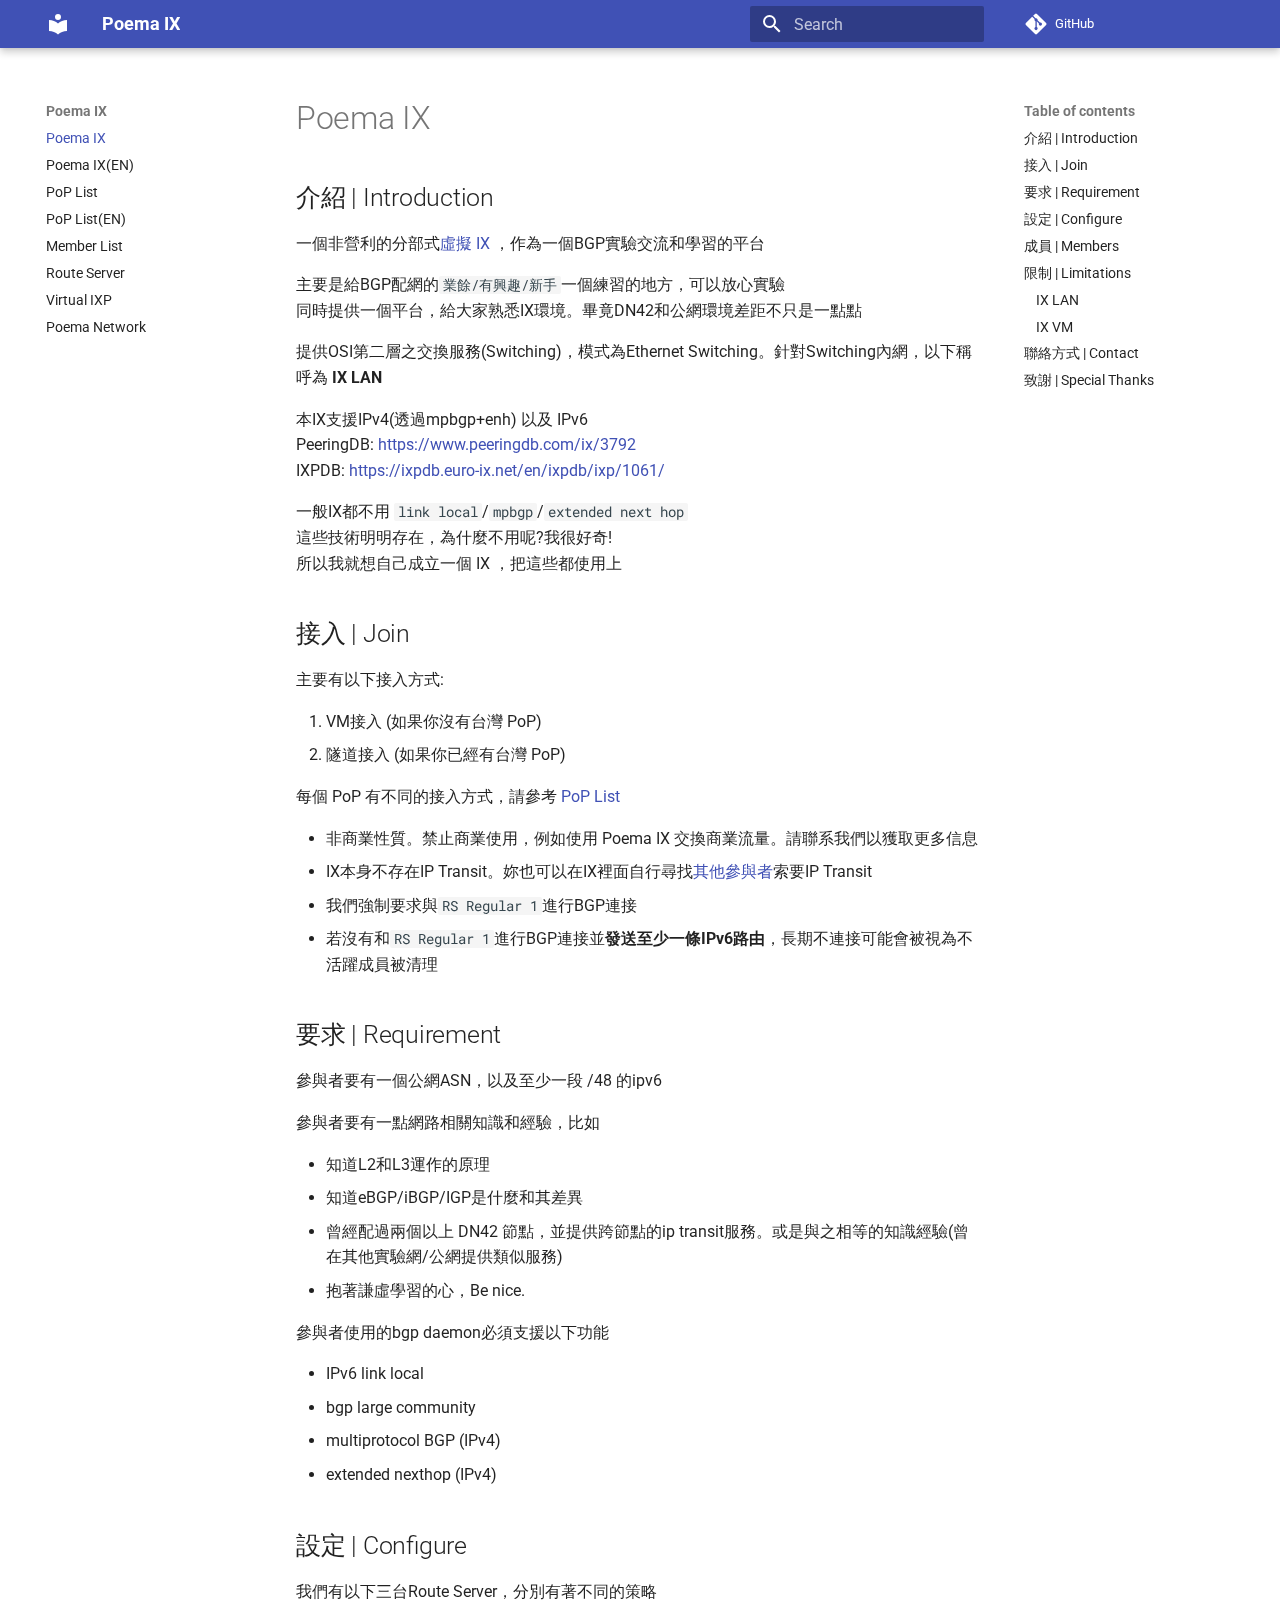
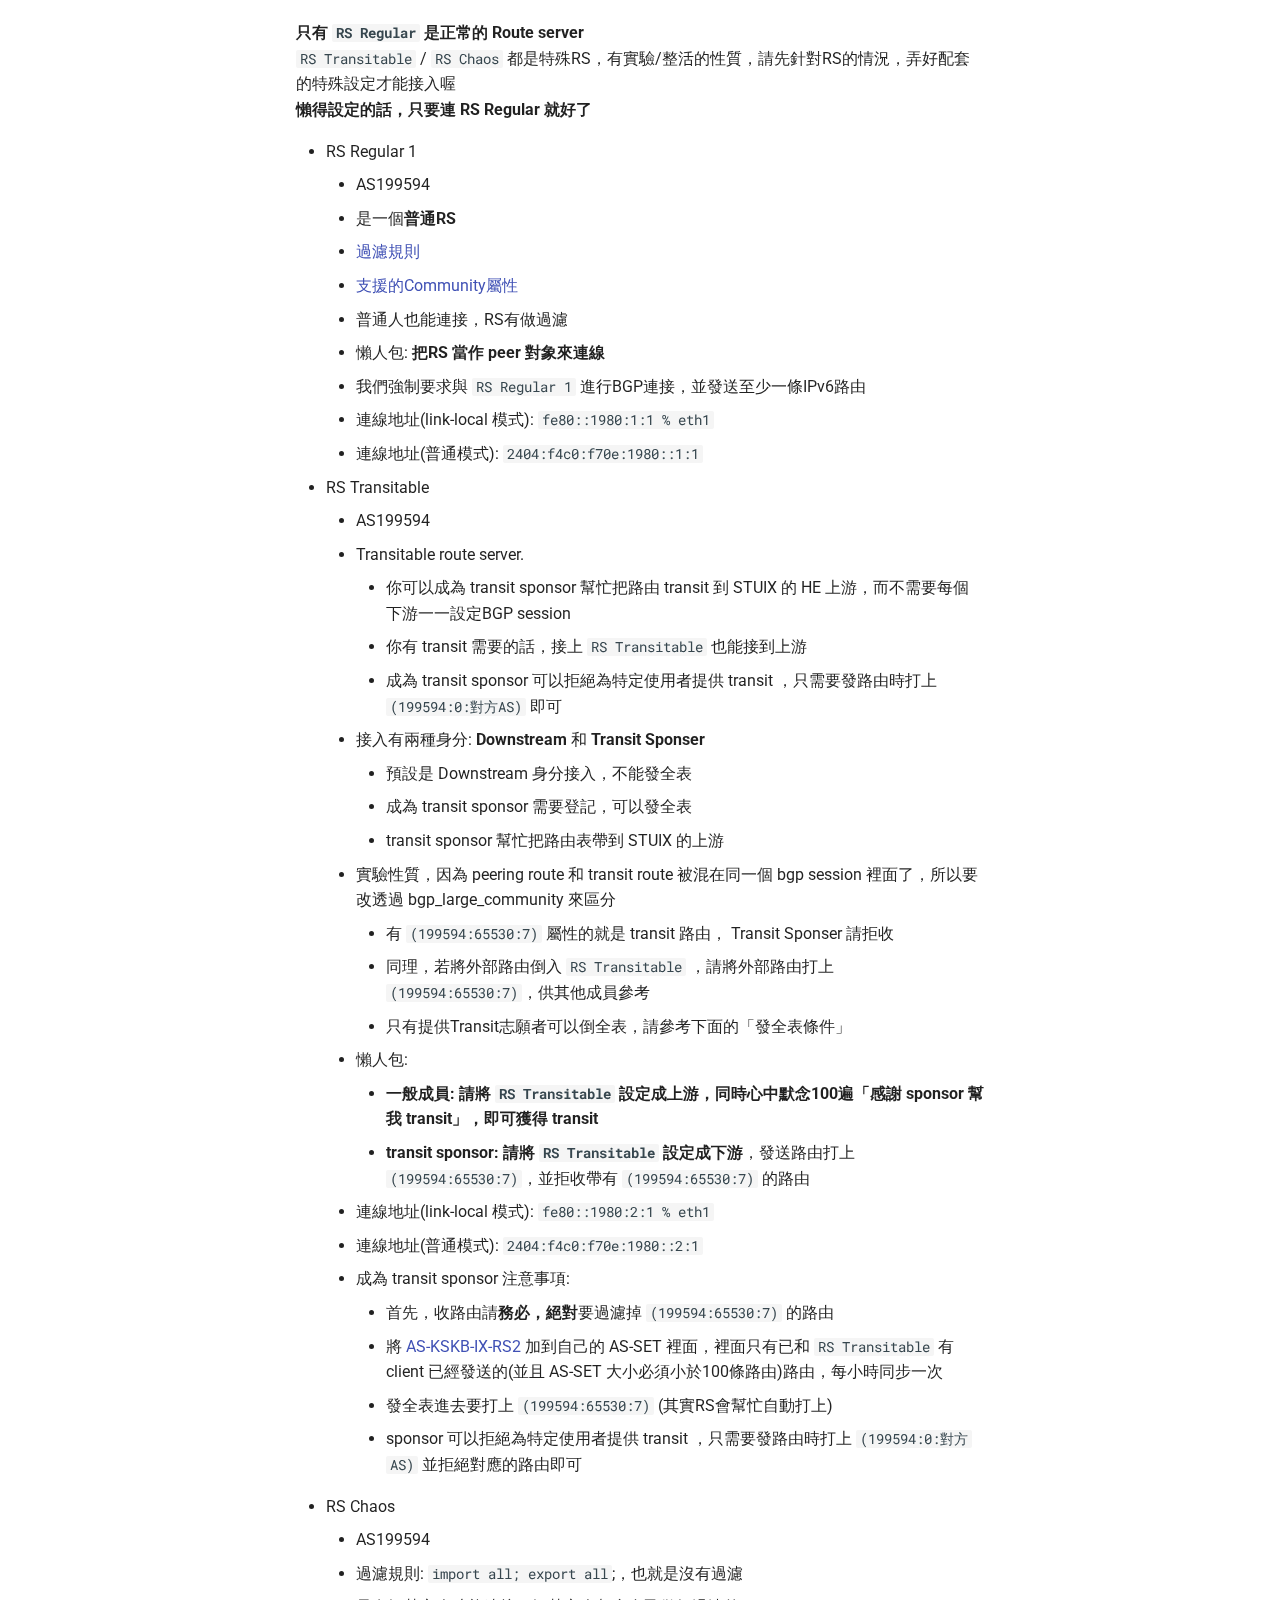
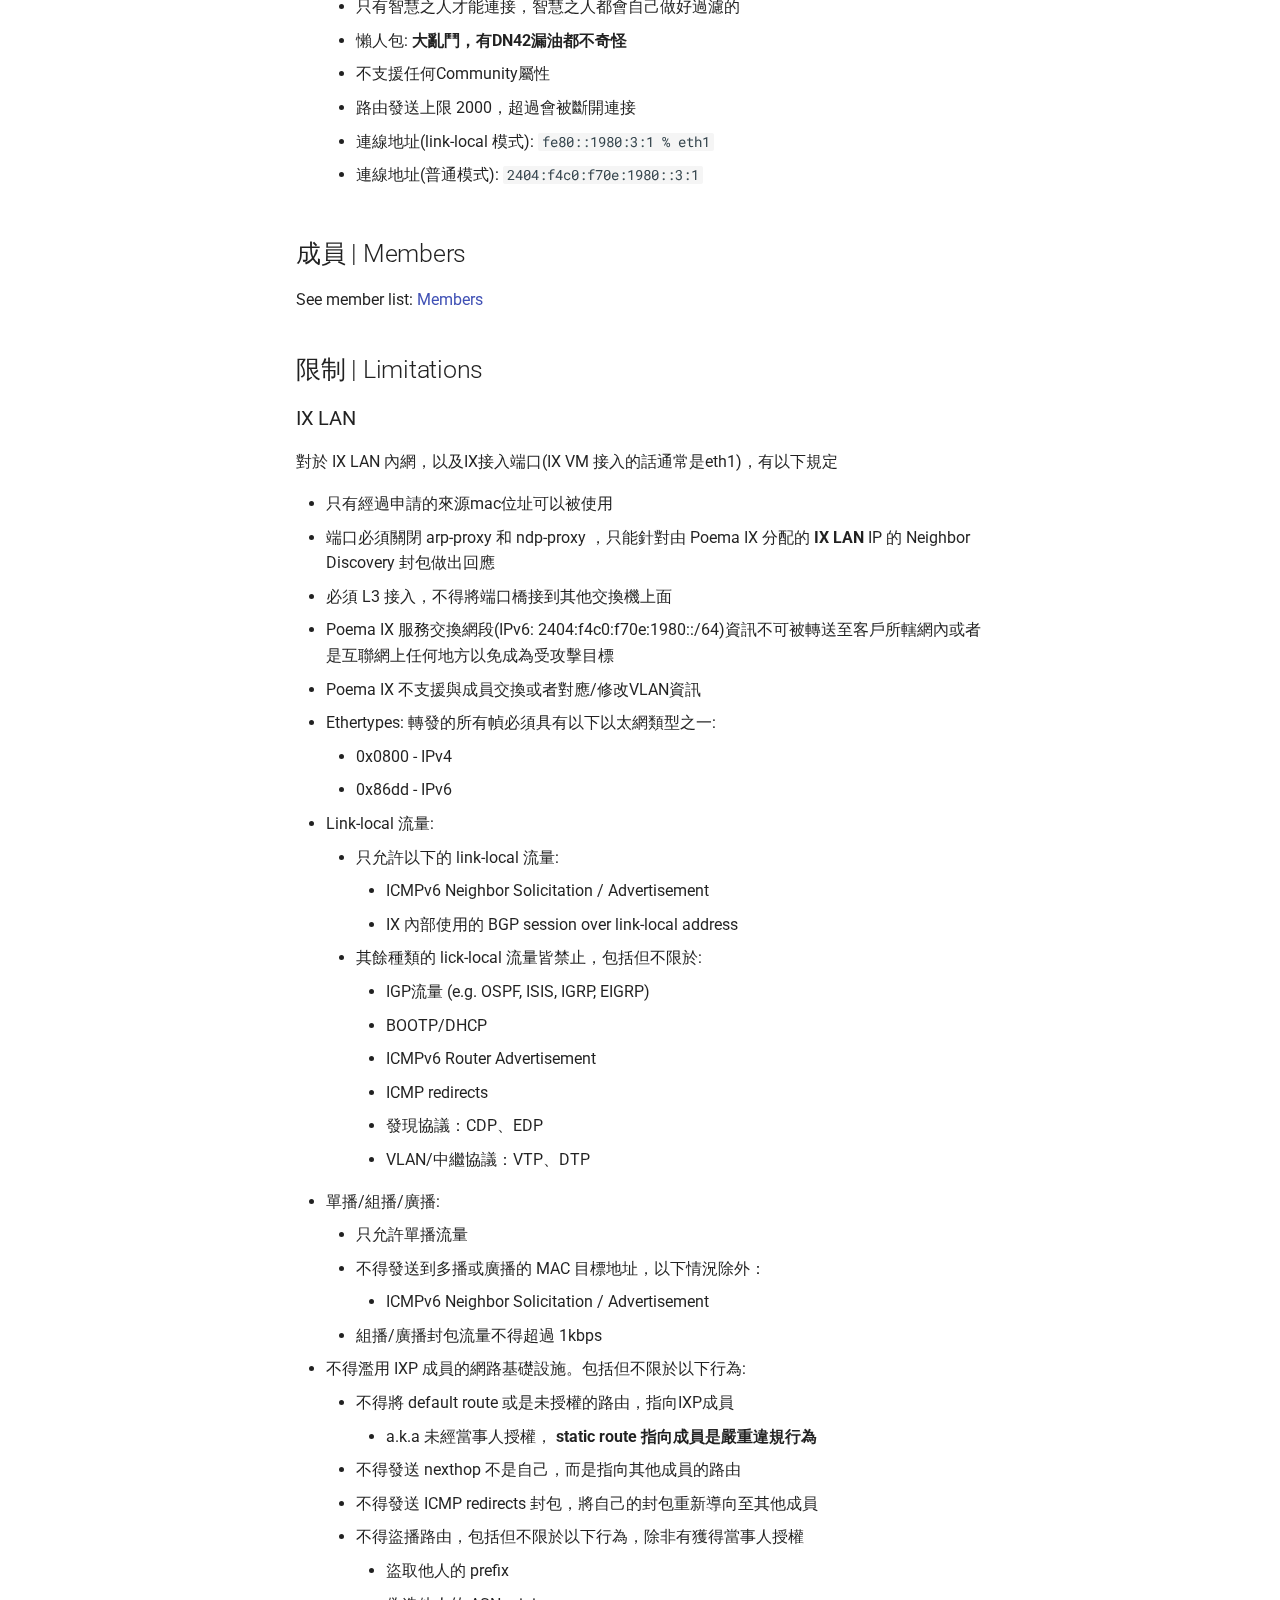
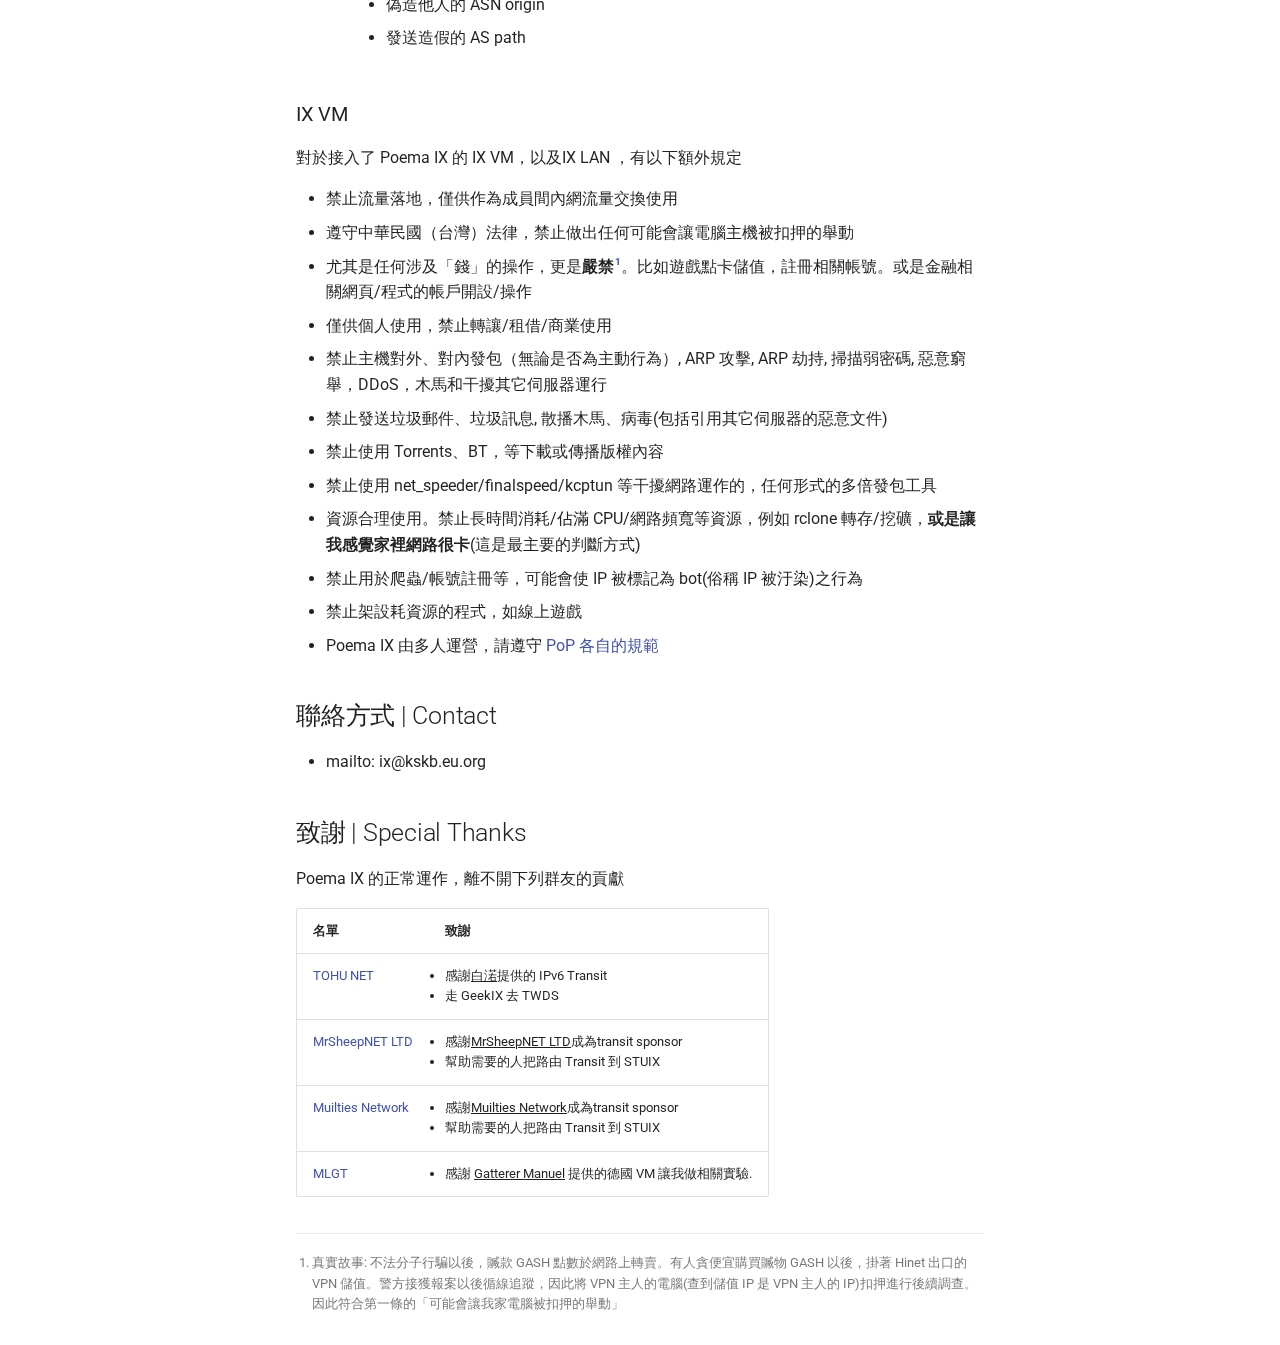
<file: site/index.html>
<!doctype html>
<html lang="en" class="no-js">
  <head>
    
      <meta charset="utf-8">
      <meta name="viewport" content="width=device-width,initial-scale=1">
      
      
      
        <link rel="canonical" href="https://ix.poema.eu.org/">
      
      
      
        <link rel="next" href="index-en/">
      
      
      <link rel="icon" href="assets/images/favicon.png">
      <meta name="generator" content="mkdocs-1.6.1, mkdocs-material-9.6.5">
    
    
      
        <title>Poema IX</title>
      
    
    
      <link rel="stylesheet" href="assets/stylesheets/main.8608ea7d.min.css">
      
      


    
    
      
    
    
      
        
        
        <link rel="preconnect" href="https://fonts.gstatic.com" crossorigin>
        <link rel="stylesheet" href="https://fonts.googleapis.com/css?family=Roboto:300,300i,400,400i,700,700i%7CRoboto+Mono:400,400i,700,700i&display=fallback">
        <style>:root{--md-text-font:"Roboto";--md-code-font:"Roboto Mono"}</style>
      
    
    
      <link rel="stylesheet" href="css/hidefooter.css">
    
    <script>__md_scope=new URL(".",location),__md_hash=e=>[...e].reduce(((e,_)=>(e<<5)-e+_.charCodeAt(0)),0),__md_get=(e,_=localStorage,t=__md_scope)=>JSON.parse(_.getItem(t.pathname+"."+e)),__md_set=(e,_,t=localStorage,a=__md_scope)=>{try{t.setItem(a.pathname+"."+e,JSON.stringify(_))}catch(e){}}</script>
    
      

    
    
    
  </head>
  
  
    <body dir="ltr">
  
    
    <input class="md-toggle" data-md-toggle="drawer" type="checkbox" id="__drawer" autocomplete="off">
    <input class="md-toggle" data-md-toggle="search" type="checkbox" id="__search" autocomplete="off">
    <label class="md-overlay" for="__drawer"></label>
    <div data-md-component="skip">
      
        
        <a href="#poema-ix" class="md-skip">
          Skip to content
        </a>
      
    </div>
    <div data-md-component="announce">
      
    </div>
    
    
      

  

<header class="md-header md-header--shadow" data-md-component="header">
  <nav class="md-header__inner md-grid" aria-label="Header">
    <a href="." title="Poema IX" class="md-header__button md-logo" aria-label="Poema IX" data-md-component="logo">
      
  
  <svg xmlns="http://www.w3.org/2000/svg" viewBox="0 0 24 24"><path d="M12 8a3 3 0 0 0 3-3 3 3 0 0 0-3-3 3 3 0 0 0-3 3 3 3 0 0 0 3 3m0 3.54C9.64 9.35 6.5 8 3 8v11c3.5 0 6.64 1.35 9 3.54 2.36-2.19 5.5-3.54 9-3.54V8c-3.5 0-6.64 1.35-9 3.54"/></svg>

    </a>
    <label class="md-header__button md-icon" for="__drawer">
      
      <svg xmlns="http://www.w3.org/2000/svg" viewBox="0 0 24 24"><path d="M3 6h18v2H3zm0 5h18v2H3zm0 5h18v2H3z"/></svg>
    </label>
    <div class="md-header__title" data-md-component="header-title">
      <div class="md-header__ellipsis">
        <div class="md-header__topic">
          <span class="md-ellipsis">
            Poema IX
          </span>
        </div>
        <div class="md-header__topic" data-md-component="header-topic">
          <span class="md-ellipsis">
            
              Poema IX
            
          </span>
        </div>
      </div>
    </div>
    
    
      <script>var palette=__md_get("__palette");if(palette&&palette.color){if("(prefers-color-scheme)"===palette.color.media){var media=matchMedia("(prefers-color-scheme: light)"),input=document.querySelector(media.matches?"[data-md-color-media='(prefers-color-scheme: light)']":"[data-md-color-media='(prefers-color-scheme: dark)']");palette.color.media=input.getAttribute("data-md-color-media"),palette.color.scheme=input.getAttribute("data-md-color-scheme"),palette.color.primary=input.getAttribute("data-md-color-primary"),palette.color.accent=input.getAttribute("data-md-color-accent")}for(var[key,value]of Object.entries(palette.color))document.body.setAttribute("data-md-color-"+key,value)}</script>
    
    
    
      <label class="md-header__button md-icon" for="__search">
        
        <svg xmlns="http://www.w3.org/2000/svg" viewBox="0 0 24 24"><path d="M9.5 3A6.5 6.5 0 0 1 16 9.5c0 1.61-.59 3.09-1.56 4.23l.27.27h.79l5 5-1.5 1.5-5-5v-.79l-.27-.27A6.52 6.52 0 0 1 9.5 16 6.5 6.5 0 0 1 3 9.5 6.5 6.5 0 0 1 9.5 3m0 2C7 5 5 7 5 9.5S7 14 9.5 14 14 12 14 9.5 12 5 9.5 5"/></svg>
      </label>
      <div class="md-search" data-md-component="search" role="dialog">
  <label class="md-search__overlay" for="__search"></label>
  <div class="md-search__inner" role="search">
    <form class="md-search__form" name="search">
      <input type="text" class="md-search__input" name="query" aria-label="Search" placeholder="Search" autocapitalize="off" autocorrect="off" autocomplete="off" spellcheck="false" data-md-component="search-query" required>
      <label class="md-search__icon md-icon" for="__search">
        
        <svg xmlns="http://www.w3.org/2000/svg" viewBox="0 0 24 24"><path d="M9.5 3A6.5 6.5 0 0 1 16 9.5c0 1.61-.59 3.09-1.56 4.23l.27.27h.79l5 5-1.5 1.5-5-5v-.79l-.27-.27A6.52 6.52 0 0 1 9.5 16 6.5 6.5 0 0 1 3 9.5 6.5 6.5 0 0 1 9.5 3m0 2C7 5 5 7 5 9.5S7 14 9.5 14 14 12 14 9.5 12 5 9.5 5"/></svg>
        
        <svg xmlns="http://www.w3.org/2000/svg" viewBox="0 0 24 24"><path d="M20 11v2H8l5.5 5.5-1.42 1.42L4.16 12l7.92-7.92L13.5 5.5 8 11z"/></svg>
      </label>
      <nav class="md-search__options" aria-label="Search">
        
        <button type="reset" class="md-search__icon md-icon" title="Clear" aria-label="Clear" tabindex="-1">
          
          <svg xmlns="http://www.w3.org/2000/svg" viewBox="0 0 24 24"><path d="M19 6.41 17.59 5 12 10.59 6.41 5 5 6.41 10.59 12 5 17.59 6.41 19 12 13.41 17.59 19 19 17.59 13.41 12z"/></svg>
        </button>
      </nav>
      
    </form>
    <div class="md-search__output">
      <div class="md-search__scrollwrap" tabindex="0" data-md-scrollfix>
        <div class="md-search-result" data-md-component="search-result">
          <div class="md-search-result__meta">
            Initializing search
          </div>
          <ol class="md-search-result__list" role="presentation"></ol>
        </div>
      </div>
    </div>
  </div>
</div>
    
    
      <div class="md-header__source">
        <a href="https://github.com/KSKBpage/KSKB-IX" title="Go to repository" class="md-source" data-md-component="source">
  <div class="md-source__icon md-icon">
    
    <svg xmlns="http://www.w3.org/2000/svg" viewBox="0 0 448 512"><!--! Font Awesome Free 6.7.2 by @fontawesome - https://fontawesome.com License - https://fontawesome.com/license/free (Icons: CC BY 4.0, Fonts: SIL OFL 1.1, Code: MIT License) Copyright 2024 Fonticons, Inc.--><path d="M439.55 236.05 244 40.45a28.87 28.87 0 0 0-40.81 0l-40.66 40.63 51.52 51.52c27.06-9.14 52.68 16.77 43.39 43.68l49.66 49.66c34.23-11.8 61.18 31 35.47 56.69-26.49 26.49-70.21-2.87-56-37.34L240.22 199v121.85c25.3 12.54 22.26 41.85 9.08 55a34.34 34.34 0 0 1-48.55 0c-17.57-17.6-11.07-46.91 11.25-56v-123c-20.8-8.51-24.6-30.74-18.64-45L142.57 101 8.45 235.14a28.86 28.86 0 0 0 0 40.81l195.61 195.6a28.86 28.86 0 0 0 40.8 0l194.69-194.69a28.86 28.86 0 0 0 0-40.81"/></svg>
  </div>
  <div class="md-source__repository">
    GitHub
  </div>
</a>
      </div>
    
  </nav>
  
</header>
    
    <div class="md-container" data-md-component="container">
      
      
        
          
        
      
      <main class="md-main" data-md-component="main">
        <div class="md-main__inner md-grid">
          
            
              
              <div class="md-sidebar md-sidebar--primary" data-md-component="sidebar" data-md-type="navigation" >
                <div class="md-sidebar__scrollwrap">
                  <div class="md-sidebar__inner">
                    



<nav class="md-nav md-nav--primary" aria-label="Navigation" data-md-level="0">
  <label class="md-nav__title" for="__drawer">
    <a href="." title="Poema IX" class="md-nav__button md-logo" aria-label="Poema IX" data-md-component="logo">
      
  
  <svg xmlns="http://www.w3.org/2000/svg" viewBox="0 0 24 24"><path d="M12 8a3 3 0 0 0 3-3 3 3 0 0 0-3-3 3 3 0 0 0-3 3 3 3 0 0 0 3 3m0 3.54C9.64 9.35 6.5 8 3 8v11c3.5 0 6.64 1.35 9 3.54 2.36-2.19 5.5-3.54 9-3.54V8c-3.5 0-6.64 1.35-9 3.54"/></svg>

    </a>
    Poema IX
  </label>
  
    <div class="md-nav__source">
      <a href="https://github.com/KSKBpage/KSKB-IX" title="Go to repository" class="md-source" data-md-component="source">
  <div class="md-source__icon md-icon">
    
    <svg xmlns="http://www.w3.org/2000/svg" viewBox="0 0 448 512"><!--! Font Awesome Free 6.7.2 by @fontawesome - https://fontawesome.com License - https://fontawesome.com/license/free (Icons: CC BY 4.0, Fonts: SIL OFL 1.1, Code: MIT License) Copyright 2024 Fonticons, Inc.--><path d="M439.55 236.05 244 40.45a28.87 28.87 0 0 0-40.81 0l-40.66 40.63 51.52 51.52c27.06-9.14 52.68 16.77 43.39 43.68l49.66 49.66c34.23-11.8 61.18 31 35.47 56.69-26.49 26.49-70.21-2.87-56-37.34L240.22 199v121.85c25.3 12.54 22.26 41.85 9.08 55a34.34 34.34 0 0 1-48.55 0c-17.57-17.6-11.07-46.91 11.25-56v-123c-20.8-8.51-24.6-30.74-18.64-45L142.57 101 8.45 235.14a28.86 28.86 0 0 0 0 40.81l195.61 195.6a28.86 28.86 0 0 0 40.8 0l194.69-194.69a28.86 28.86 0 0 0 0-40.81"/></svg>
  </div>
  <div class="md-source__repository">
    GitHub
  </div>
</a>
    </div>
  
  <ul class="md-nav__list" data-md-scrollfix>
    
      
      
  
  
    
  
  
  
    <li class="md-nav__item md-nav__item--active">
      
      <input class="md-nav__toggle md-toggle" type="checkbox" id="__toc">
      
      
        
      
      
        <label class="md-nav__link md-nav__link--active" for="__toc">
          
  
  <span class="md-ellipsis">
    Poema IX
    
  </span>
  

          <span class="md-nav__icon md-icon"></span>
        </label>
      
      <a href="." class="md-nav__link md-nav__link--active">
        
  
  <span class="md-ellipsis">
    Poema IX
    
  </span>
  

      </a>
      
        

<nav class="md-nav md-nav--secondary" aria-label="Table of contents">
  
  
  
    
  
  
    <label class="md-nav__title" for="__toc">
      <span class="md-nav__icon md-icon"></span>
      Table of contents
    </label>
    <ul class="md-nav__list" data-md-component="toc" data-md-scrollfix>
      
        <li class="md-nav__item">
  <a href="#介紹--introduction" class="md-nav__link">
    <span class="md-ellipsis">
      介紹 | Introduction
    </span>
  </a>
  
</li>
      
        <li class="md-nav__item">
  <a href="#接入--join" class="md-nav__link">
    <span class="md-ellipsis">
      接入 | Join
    </span>
  </a>
  
</li>
      
        <li class="md-nav__item">
  <a href="#要求--requirement" class="md-nav__link">
    <span class="md-ellipsis">
      要求 | Requirement
    </span>
  </a>
  
</li>
      
        <li class="md-nav__item">
  <a href="#設定--configure" class="md-nav__link">
    <span class="md-ellipsis">
      設定 | Configure
    </span>
  </a>
  
</li>
      
        <li class="md-nav__item">
  <a href="#成員--members" class="md-nav__link">
    <span class="md-ellipsis">
      成員 | Members
    </span>
  </a>
  
</li>
      
        <li class="md-nav__item">
  <a href="#限制--limitations" class="md-nav__link">
    <span class="md-ellipsis">
      限制 | Limitations
    </span>
  </a>
  
    <nav class="md-nav" aria-label="限制 | Limitations">
      <ul class="md-nav__list">
        
          <li class="md-nav__item">
  <a href="#ix-lan" class="md-nav__link">
    <span class="md-ellipsis">
      IX LAN
    </span>
  </a>
  
</li>
        
          <li class="md-nav__item">
  <a href="#ix-vm" class="md-nav__link">
    <span class="md-ellipsis">
      IX VM
    </span>
  </a>
  
</li>
        
      </ul>
    </nav>
  
</li>
      
        <li class="md-nav__item">
  <a href="#聯絡方式--contact" class="md-nav__link">
    <span class="md-ellipsis">
      聯絡方式 | Contact
    </span>
  </a>
  
</li>
      
        <li class="md-nav__item">
  <a href="#致謝--special-thanks" class="md-nav__link">
    <span class="md-ellipsis">
      致謝 | Special Thanks
    </span>
  </a>
  
</li>
      
    </ul>
  
</nav>
      
    </li>
  

    
      
      
  
  
  
  
    <li class="md-nav__item">
      <a href="index-en/" class="md-nav__link">
        
  
  <span class="md-ellipsis">
    Poema IX(EN)
    
  </span>
  

      </a>
    </li>
  

    
      
      
  
  
  
  
    <li class="md-nav__item">
      <a href="PoP-List/" class="md-nav__link">
        
  
  <span class="md-ellipsis">
    PoP List
    
  </span>
  

      </a>
    </li>
  

    
      
      
  
  
  
  
    <li class="md-nav__item">
      <a href="PoP-List-en/" class="md-nav__link">
        
  
  <span class="md-ellipsis">
    PoP List(EN)
    
  </span>
  

      </a>
    </li>
  

    
      
      
  
  
  
  
    <li class="md-nav__item">
      <a href="members/" class="md-nav__link">
        
  
  <span class="md-ellipsis">
    Member List
    
  </span>
  

      </a>
    </li>
  

    
      
      
  
  
  
  
    <li class="md-nav__item">
      <a href="RS/" class="md-nav__link">
        
  
  <span class="md-ellipsis">
    Route Server
    
  </span>
  

      </a>
    </li>
  

    
      
      
  
  
  
  
    <li class="md-nav__item">
      <a href="Virtual-IXP/" class="md-nav__link">
        
  
  <span class="md-ellipsis">
    Virtual IXP
    
  </span>
  

      </a>
    </li>
  

    
      
      
  
  
  
  
    <li class="md-nav__item">
      <a href="https://net.kskb.eu.org" class="md-nav__link">
        
  
  <span class="md-ellipsis">
    Poema Network
    
  </span>
  

      </a>
    </li>
  

    
  </ul>
</nav>
                  </div>
                </div>
              </div>
            
            
              
              <div class="md-sidebar md-sidebar--secondary" data-md-component="sidebar" data-md-type="toc" >
                <div class="md-sidebar__scrollwrap">
                  <div class="md-sidebar__inner">
                    

<nav class="md-nav md-nav--secondary" aria-label="Table of contents">
  
  
  
    
  
  
    <label class="md-nav__title" for="__toc">
      <span class="md-nav__icon md-icon"></span>
      Table of contents
    </label>
    <ul class="md-nav__list" data-md-component="toc" data-md-scrollfix>
      
        <li class="md-nav__item">
  <a href="#介紹--introduction" class="md-nav__link">
    <span class="md-ellipsis">
      介紹 | Introduction
    </span>
  </a>
  
</li>
      
        <li class="md-nav__item">
  <a href="#接入--join" class="md-nav__link">
    <span class="md-ellipsis">
      接入 | Join
    </span>
  </a>
  
</li>
      
        <li class="md-nav__item">
  <a href="#要求--requirement" class="md-nav__link">
    <span class="md-ellipsis">
      要求 | Requirement
    </span>
  </a>
  
</li>
      
        <li class="md-nav__item">
  <a href="#設定--configure" class="md-nav__link">
    <span class="md-ellipsis">
      設定 | Configure
    </span>
  </a>
  
</li>
      
        <li class="md-nav__item">
  <a href="#成員--members" class="md-nav__link">
    <span class="md-ellipsis">
      成員 | Members
    </span>
  </a>
  
</li>
      
        <li class="md-nav__item">
  <a href="#限制--limitations" class="md-nav__link">
    <span class="md-ellipsis">
      限制 | Limitations
    </span>
  </a>
  
    <nav class="md-nav" aria-label="限制 | Limitations">
      <ul class="md-nav__list">
        
          <li class="md-nav__item">
  <a href="#ix-lan" class="md-nav__link">
    <span class="md-ellipsis">
      IX LAN
    </span>
  </a>
  
</li>
        
          <li class="md-nav__item">
  <a href="#ix-vm" class="md-nav__link">
    <span class="md-ellipsis">
      IX VM
    </span>
  </a>
  
</li>
        
      </ul>
    </nav>
  
</li>
      
        <li class="md-nav__item">
  <a href="#聯絡方式--contact" class="md-nav__link">
    <span class="md-ellipsis">
      聯絡方式 | Contact
    </span>
  </a>
  
</li>
      
        <li class="md-nav__item">
  <a href="#致謝--special-thanks" class="md-nav__link">
    <span class="md-ellipsis">
      致謝 | Special Thanks
    </span>
  </a>
  
</li>
      
    </ul>
  
</nav>
                  </div>
                </div>
              </div>
            
          
          
            <div class="md-content" data-md-component="content">
              <article class="md-content__inner md-typeset">
                
                  


  
  


<h1 id="poema-ix">Poema IX</h1>
<h2 id="介紹--introduction">介紹 | Introduction</h2>
<p>一個非營利的分部式<a href="Virtual-IXP">虛擬 IX</a> ，作為一個BGP實驗交流和學習的平台  </p>
<p>主要是給BGP配網的<code>業餘/有興趣/新手</code>一個練習的地方，可以放心實驗<br />
同時提供一個平台，給大家熟悉IX環境。畢竟DN42和公網環境差距不只是一點點  </p>
<p>提供OSI第二層之交換服務(Switching)，模式為Ethernet Switching。針對Switching內網，以下稱呼為 <strong>IX LAN</strong></p>
<p>本IX支援IPv4(透過mpbgp+enh) 以及 IPv6<br />
PeeringDB: <a href="https://www.peeringdb.com/ix/3792">https://www.peeringdb.com/ix/3792</a><br />
IXPDB: <a href="https://ixpdb.euro-ix.net/en/ixpdb/ixp/1061/">https://ixpdb.euro-ix.net/en/ixpdb/ixp/1061/</a>  </p>
<p>一般IX都不用 <code>link local</code>/<code>mpbgp</code>/<code>extended next hop</code><br />
這些技術明明存在，為什麼不用呢?我很好奇!<br />
所以我就想自己成立一個 IX ，把這些都使用上    </p>
<h2 id="接入--join">接入 | Join</h2>
<p>主要有以下接入方式:</p>
<ol>
<li>VM接入 (如果你沒有台灣 PoP)</li>
<li>隧道接入 (如果你已經有台灣 PoP)</li>
</ol>
<p>每個 PoP 有不同的接入方式，請參考 <a href="/PoP-List/">PoP List</a></p>
<ul>
<li>非商業性質。禁止商業使用，例如使用 Poema IX 交換商業流量。請聯系我們以獲取更多信息  </li>
<li>IX本身不存在IP Transit。妳也可以在IX裡面自行尋找<a href="members">其他參與者</a>索要IP Transit  </li>
<li>我們強制要求與<code>RS Regular 1</code>進行BGP連接  </li>
<li>若沒有和<code>RS Regular 1</code>進行BGP連接並<strong>發送至少一條IPv6路由</strong>，長期不連接可能會被視為不活躍成員被清理  </li>
</ul>
<h2 id="要求--requirement">要求 | Requirement</h2>
<p>參與者要有一個公網ASN，以及至少一段 /48 的ipv6</p>
<p>參與者要有一點網路相關知識和經驗，比如</p>
<ul>
<li>知道L2和L3運作的原理</li>
<li>知道eBGP/iBGP/IGP是什麼和其差異</li>
<li>曾經配過兩個以上 DN42 節點，並提供跨節點的ip transit服務。或是與之相等的知識經驗(曾在其他實驗網/公網提供類似服務)</li>
<li>抱著謙虛學習的心，Be nice.</li>
</ul>
<p>參與者使用的bgp daemon必須支援以下功能</p>
<ul>
<li>IPv6 link local</li>
<li>bgp large community</li>
<li>multiprotocol BGP (IPv4)</li>
<li>extended nexthop (IPv4)</li>
</ul>
<h2 id="設定--configure">設定 | Configure</h2>
<p>我們有以下三台Route Server，分別有著不同的策略  </p>
<p><strong>只有 <code>RS Regular</code> 是正常的 Route server</strong><br />
<code>RS Transitable</code> / <code>RS Chaos</code> 都是特殊RS，有實驗/整活的性質，請先針對RS的情況，弄好配套的特殊設定才能接入喔<br />
<strong>懶得設定的話，只要連 RS Regular 就好了</strong></p>
<ul>
<li>RS Regular 1<ul>
<li>AS199594</li>
<li>是一個<strong>普通RS</strong></li>
<li><a href="RS#default-filtering-policy">過濾規則</a></li>
<li><a href="RS#announcement-control-via-bgp-communities">支援的Community屬性</a></li>
<li>普通人也能連接，RS有做過濾</li>
<li>懶人包: <strong>把RS 當作 peer 對象來連線</strong></li>
<li>我們強制要求與 <code>RS Regular 1</code> 進行BGP連接，並發送至少一條IPv6路由</li>
<li>連線地址(link-local 模式): <code>fe80::1980:1:1 % eth1</code></li>
<li>連線地址(普通模式): <code>2404:f4c0:f70e:1980::1:1</code></li>
</ul>
</li>
<li>RS Transitable<a name="RS2"></a><ul>
<li>AS199594</li>
<li>Transitable route server.<ul>
<li>你可以成為 transit sponsor 幫忙把路由 transit 到 STUIX 的 HE 上游，而不需要每個下游一一設定BGP session</li>
<li>你有 transit 需要的話，接上 <code>RS Transitable</code> 也能接到上游</li>
<li>成為 transit sponsor 可以拒絕為特定使用者提供 transit ，只需要發路由時打上 <code>(199594:0:對方AS)</code> 即可</li>
</ul>
</li>
<li>接入有兩種身分: <strong>Downstream</strong> 和 <strong>Transit Sponser</strong><ul>
<li>預設是 Downstream 身分接入，不能發全表</li>
<li>成為 transit sponsor 需要登記，可以發全表</li>
<li>transit sponsor 幫忙把路由表帶到 STUIX 的上游</li>
</ul>
</li>
<li>實驗性質，因為 peering route 和 transit route 被混在同一個 bgp session 裡面了，所以要改透過 bgp_large_community 來區分<ul>
<li>有 <code>(199594:65530:7)</code> 屬性的就是 transit 路由， Transit Sponser 請拒收</li>
<li>同理，若將外部路由倒入 <code>RS Transitable</code> ，請將外部路由打上 <code>(199594:65530:7)</code>，供其他成員參考</li>
<li>只有提供Transit志願者可以倒全表，請參考下面的「發全表條件」</li>
</ul>
</li>
<li>懶人包:<ul>
<li><strong>一般成員: 請將 <code>RS Transitable</code> 設定成上游，同時心中默念100遍「感謝 sponsor 幫我 transit」，即可獲得 transit</strong></li>
<li><strong>transit sponsor: 請將 <code>RS Transitable</code> 設定成下游</strong>，發送路由打上 <code>(199594:65530:7)</code>，並拒收帶有 <code>(199594:65530:7)</code> 的路由</li>
</ul>
</li>
<li>連線地址(link-local 模式): <code>fe80::1980:2:1 % eth1</code></li>
<li>連線地址(普通模式): <code>2404:f4c0:f70e:1980::2:1</code></li>
<li>成為 transit sponsor 注意事項:<ul>
<li>首先，收路由請<strong>務必，絕對</strong>要過濾掉 <code>(199594:65530:7)</code> 的路由</li>
<li>將 <a href="https://apps.db.ripe.net/db-web-ui/lookup?source=RIPE&amp;type=as-set&amp;key=AS-KSKB-IX-RS2">AS-KSKB-IX-RS2</a> 加到自己的 AS-SET 裡面，裡面只有已和 <code>RS Transitable</code> 有 client 已經發送的(並且 AS-SET 大小必須小於100條路由)路由，每小時同步一次</li>
<li>發全表進去要打上 <code>(199594:65530:7)</code> (其實RS會幫忙自動打上)</li>
<li>sponsor 可以拒絕為特定使用者提供 transit ，只需要發路由時打上 <code>(199594:0:對方AS)</code> 並拒絕對應的路由即可</li>
</ul>
</li>
</ul>
</li>
<li>RS Chaos<ul>
<li>AS199594</li>
<li>過濾規則: <code>import all; export all</code>;，也就是沒有過濾</li>
<li>只有智慧之人才能連接，智慧之人都會自己做好過濾的</li>
<li>懶人包: <strong>大亂鬥，有DN42漏油都不奇怪</strong></li>
<li>不支援任何Community屬性</li>
<li>路由發送上限 2000，超過會被斷開連接</li>
<li>連線地址(link-local 模式): <code>fe80::1980:3:1 % eth1</code></li>
<li>連線地址(普通模式): <code>2404:f4c0:f70e:1980::3:1</code></li>
</ul>
</li>
</ul>
<h2 id="成員--members">成員 | Members</h2>
<p>See member list: <a href="members">Members</a></p>
<h2 id="限制--limitations">限制 | Limitations</h2>
<h3 id="ix-lan">IX LAN</h3>
<p>對於  IX LAN 內網，以及IX接入端口(IX VM 接入的話通常是eth1)，有以下規定</p>
<ul>
<li>只有經過申請的來源mac位址可以被使用</li>
<li>端口必須關閉 arp-proxy 和 ndp-proxy ，只能針對由 Poema IX 分配的 <strong>IX LAN</strong> IP 的 Neighbor Discovery 封包做出回應</li>
<li>必須 L3 接入，不得將端口橋接到其他交換機上面</li>
<li>Poema IX 服務交換網段(IPv6: 2404:f4c0:f70e:1980::/64)資訊不可被轉送至客戶所轄網內或者是互聯網上任何地方以免成為受攻擊目標</li>
<li>Poema IX 不支援與成員交換或者對應/修改VLAN資訊</li>
<li>Ethertypes: 轉發的所有幀必須具有以下以太網類型之一:<ul>
<li>0x0800 - IPv4</li>
<li>0x86dd - IPv6</li>
</ul>
</li>
<li>Link-local 流量: <ul>
<li>只允許以下的 link-local 流量:<ul>
<li>ICMPv6 Neighbor Solicitation / Advertisement</li>
<li>IX 內部使用的 BGP session over link-local address</li>
</ul>
</li>
<li>其餘種類的 lick-local 流量皆禁止，包括但不限於:<ul>
<li>IGP流量 (e.g. OSPF, ISIS, IGRP, EIGRP)</li>
<li>BOOTP/DHCP</li>
<li>ICMPv6 Router Advertisement</li>
<li>ICMP redirects</li>
<li>發現協議：CDP、EDP</li>
<li>VLAN/中繼協議：VTP、DTP</li>
</ul>
</li>
</ul>
</li>
<li>單播/組播/廣播: <ul>
<li>只允許單播流量</li>
<li>不得發送到多播或廣播的 MAC 目標地址，以下情況除外：<ul>
<li>ICMPv6 Neighbor Solicitation / Advertisement</li>
</ul>
</li>
<li>組播/廣播封包流量不得超過 1kbps</li>
</ul>
</li>
<li>不得濫用 IXP 成員的網路基礎設施。包括但不限於以下行為:<ul>
<li>不得將 default route 或是未授權的路由，指向IXP成員<ul>
<li>a.k.a 未經當事人授權， <strong>static route 指向成員是嚴重違規行為</strong></li>
</ul>
</li>
<li>不得發送 nexthop 不是自己，而是指向其他成員的路由</li>
<li>不得發送 ICMP redirects 封包，將自己的封包重新導向至其他成員</li>
<li>不得盜播路由，包括但不限於以下行為，除非有獲得當事人授權<ul>
<li>盜取他人的 prefix</li>
<li>偽造他人的 ASN origin</li>
<li>發送造假的 AS path</li>
</ul>
</li>
</ul>
</li>
</ul>
<h3 id="ix-vm">IX VM</h3>
<p>對於接入了 Poema IX 的 IX VM，以及IX LAN ，有以下額外規定</p>
<ul>
<li>禁止流量落地，僅供作為成員間內網流量交換使用</li>
<li>遵守中華民國（台灣）法律，禁止做出任何可能會讓電腦主機被扣押的舉動</li>
<li>尤其是任何涉及「錢」的操作，更是<strong>嚴禁</strong><sup id="fnref:1"><a class="footnote-ref" href="#fn:1">1</a></sup>。比如遊戲點卡儲值，註冊相關帳號。或是金融相關網頁/程式的帳戶開設/操作</li>
<li>僅供個人使用，禁止轉讓/租借/商業使用</li>
<li>禁止主機對外、對內發包（無論是否為主動行為）, ARP 攻擊, ARP 劫持, 掃描弱密碼, 惡意窮舉，DDoS，木馬和干擾其它伺服器運行</li>
<li>禁止發送垃圾郵件、垃圾訊息, 散播木馬、病毒(包括引用其它伺服器的惡意文件)</li>
<li>禁止使用 Torrents、BT，等下載或傳播版權內容</li>
<li>禁止使用 net_speeder/finalspeed/kcptun 等干擾網路運作的，任何形式的多倍發包工具</li>
<li>資源合理使用。禁止長時間消耗/佔滿 CPU/網路頻寬等資源，例如 rclone 轉存/挖礦，<strong>或是讓我感覺家裡網路很卡</strong>(這是最主要的判斷方式)</li>
<li>禁止用於爬蟲/帳號註冊等，可能會使 IP 被標記為 bot(俗稱 IP 被汙染)之行為</li>
<li>禁止架設耗資源的程式，如線上遊戲</li>
<li>Poema IX 由多人運營，請遵守 <a href="/PoP-List/">PoP 各自的規範</a></li>
</ul>
<h2 id="聯絡方式--contact">聯絡方式 | Contact</h2>
<ul>
<li>mailto: ix@kskb.eu.org</li>
</ul>
<h2 id="致謝--special-thanks">致謝 | Special Thanks</h2>
<p>Poema IX 的正常運作，離不開下列群友的貢獻</p>
<table>
<thead>
<tr>
<th>名單</th>
<th>致謝</th>
</tr>
</thead>
<tbody>
<tr>
<td><a href="https://as140731.bairuo.net/">TOHU NET</a></td>
<td><li>感謝<ins>白渃</ins>提供的 IPv6 Transit</li><li>走 GeekIX 去 TWDS </li></td>
</tr>
<tr>
<td><a href="https://mrsheep.io/">MrSheepNET LTD</a></td>
<td><li>感謝<ins>MrSheepNET LTD</ins>成為transit sponsor</li><li>幫助需要的人把路由 Transit 到 STUIX</li></td>
</tr>
<tr>
<td><a href="https://muilties.com/">Muilties Network</a></td>
<td><li>感謝<ins>Muilties Network</ins>成為transit sponsor</li><li>幫助需要的人把路由 Transit 到 STUIX</li></td>
</tr>
<tr>
<td><a href="https://as204508.net/">MLGT</a></td>
<td><li>感謝 <ins>Gatterer Manuel</ins> 提供的德國 VM 讓我做相關實驗.</td>
</tr>
</tbody>
</table>
<div class="footnote">
<hr />
<ol>
<li id="fn:1">
<p>真實故事: 不法分子行騙以後，贓款 GASH 點數於網路上轉賣。有人貪便宜購買贓物 GASH 以後，掛著 Hinet 出口的 VPN 儲值。警方接獲報案以後循線追蹤，因此將 VPN 主人的電腦(查到儲值 IP 是 VPN 主人的 IP)扣押進行後續調查。因此符合第一條的「可能會讓我家電腦被扣押的舉動」&#160;<a class="footnote-backref" href="#fnref:1" title="Jump back to footnote 1 in the text">&#8617;</a></p>
</li>
</ol>
</div>












                
              </article>
            </div>
          
          
  <script>var tabs=__md_get("__tabs");if(Array.isArray(tabs))e:for(var set of document.querySelectorAll(".tabbed-set")){var labels=set.querySelector(".tabbed-labels");for(var tab of tabs)for(var label of labels.getElementsByTagName("label"))if(label.innerText.trim()===tab){var input=document.getElementById(label.htmlFor);input.checked=!0;continue e}}</script>

<script>var target=document.getElementById(location.hash.slice(1));target&&target.name&&(target.checked=target.name.startsWith("__tabbed_"))</script>
        </div>
        
      </main>
      
        <footer class="md-footer">
  
  <div class="md-footer-meta md-typeset">
    <div class="md-footer-meta__inner md-grid">
      <div class="md-copyright">
  
  
    Made with
    <a href="https://squidfunk.github.io/mkdocs-material/" target="_blank" rel="noopener">
      Material for MkDocs
    </a>
  
</div>
      
    </div>
  </div>
</footer>
      
    </div>
    <div class="md-dialog" data-md-component="dialog">
      <div class="md-dialog__inner md-typeset"></div>
    </div>
    
    
    <script id="__config" type="application/json">{"base": ".", "features": ["content.tabs.link"], "search": "assets/javascripts/workers/search.f8cc74c7.min.js", "translations": {"clipboard.copied": "Copied to clipboard", "clipboard.copy": "Copy to clipboard", "search.result.more.one": "1 more on this page", "search.result.more.other": "# more on this page", "search.result.none": "No matching documents", "search.result.one": "1 matching document", "search.result.other": "# matching documents", "search.result.placeholder": "Type to start searching", "search.result.term.missing": "Missing", "select.version": "Select version"}}</script>
    
    
      <script src="assets/javascripts/bundle.f1b6f286.min.js"></script>
      
    
  </body>
</html>
</file>
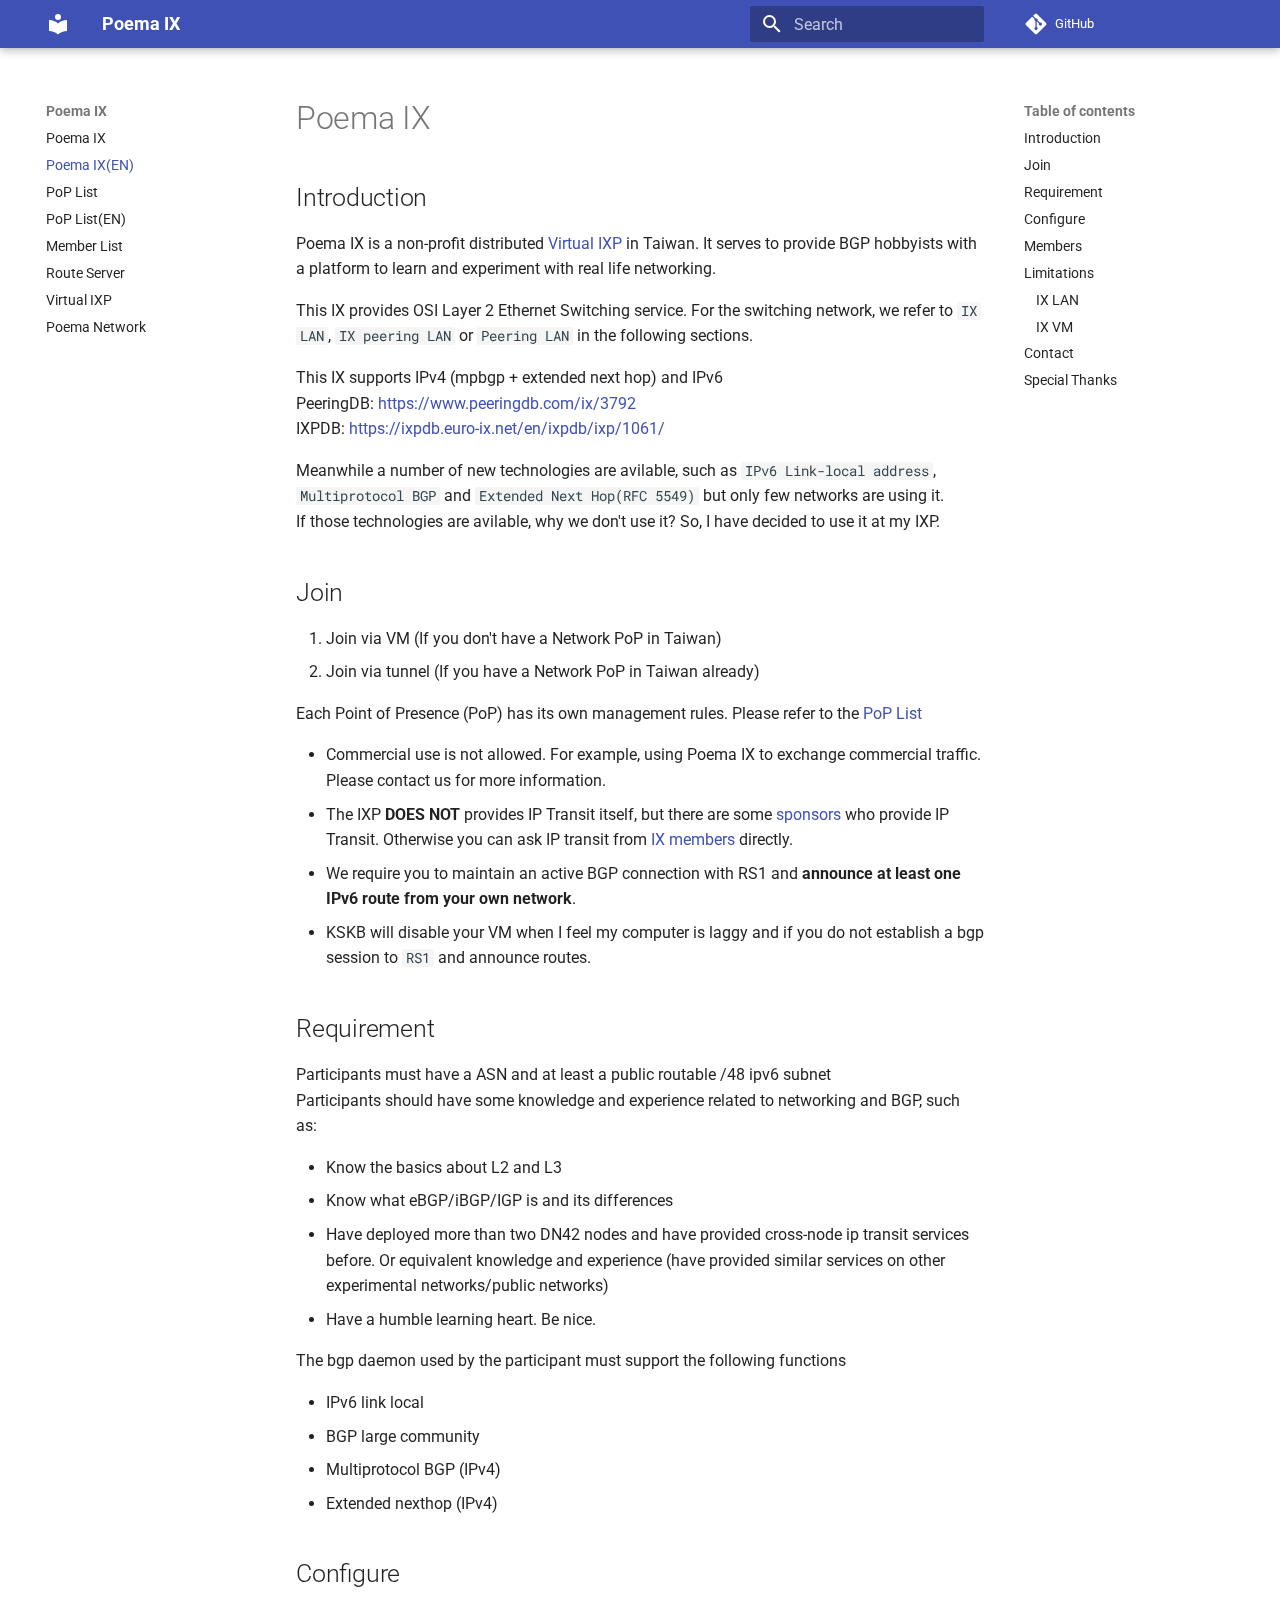
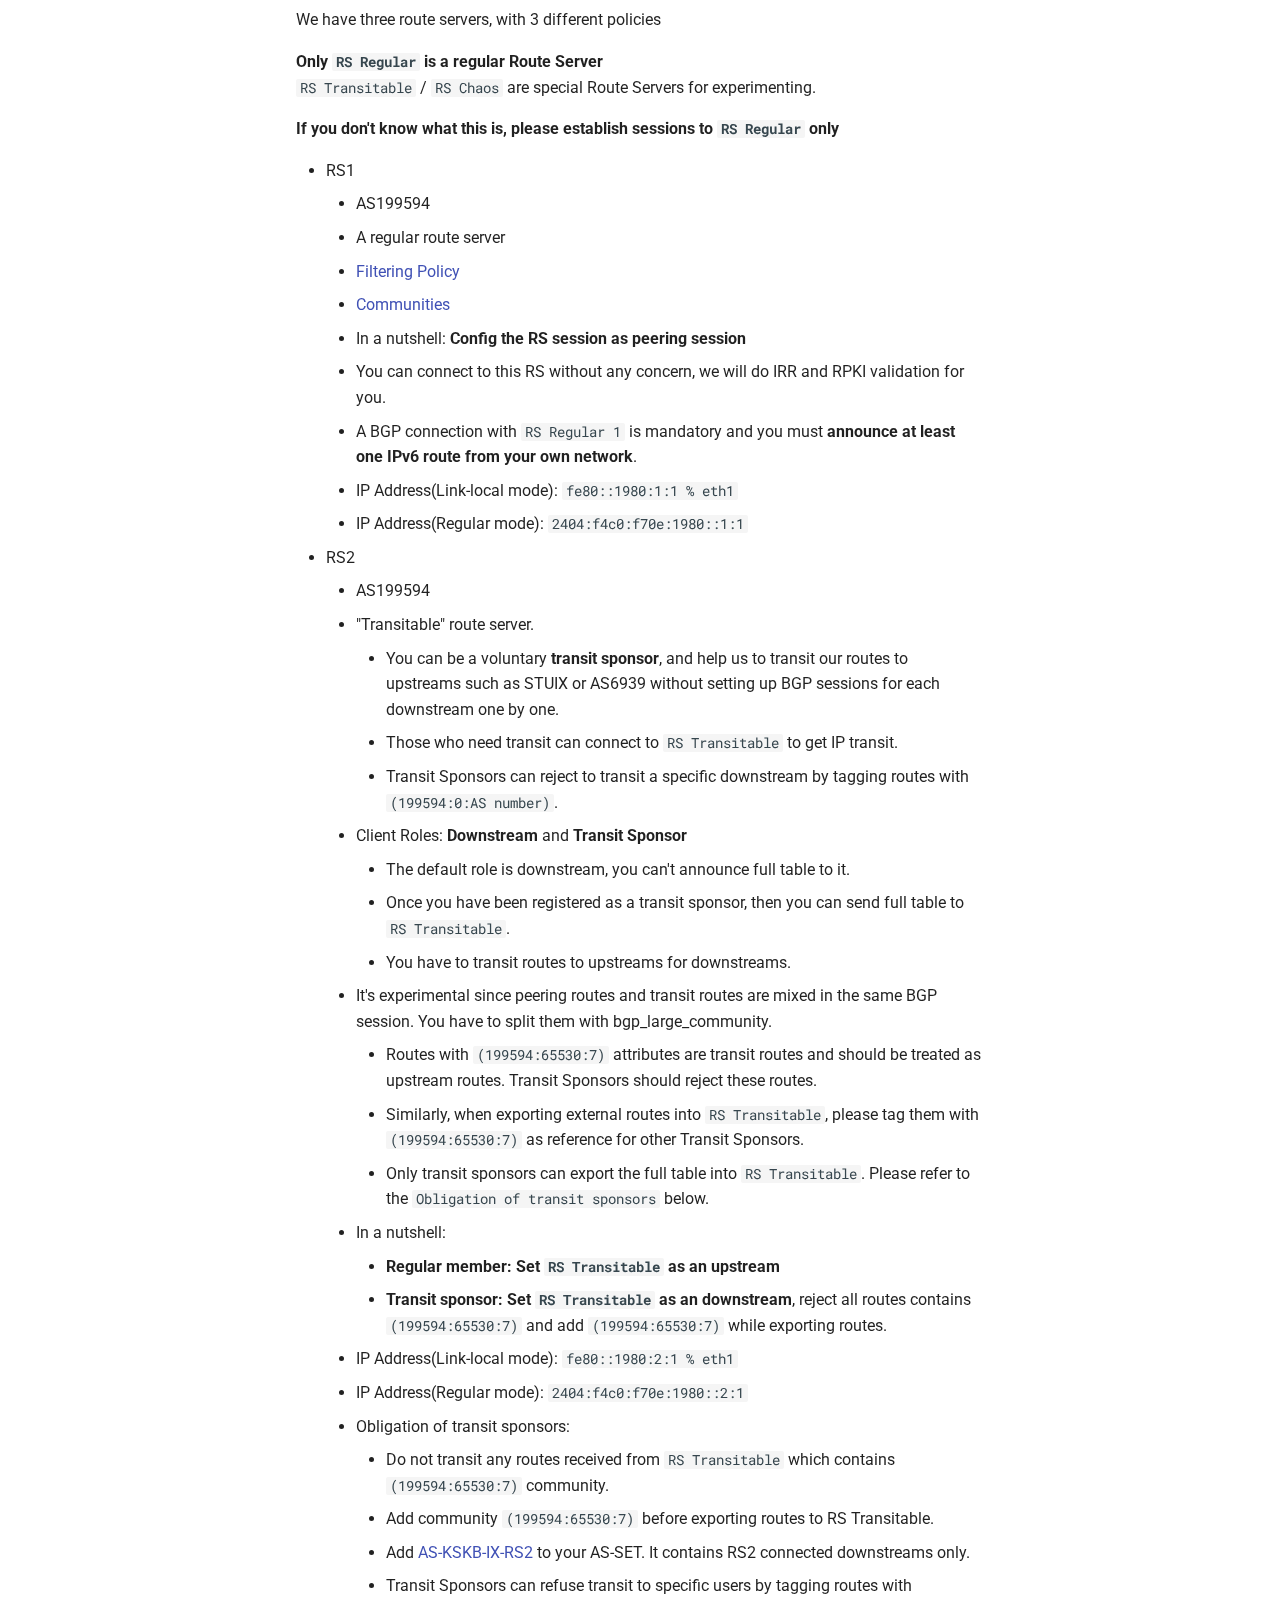
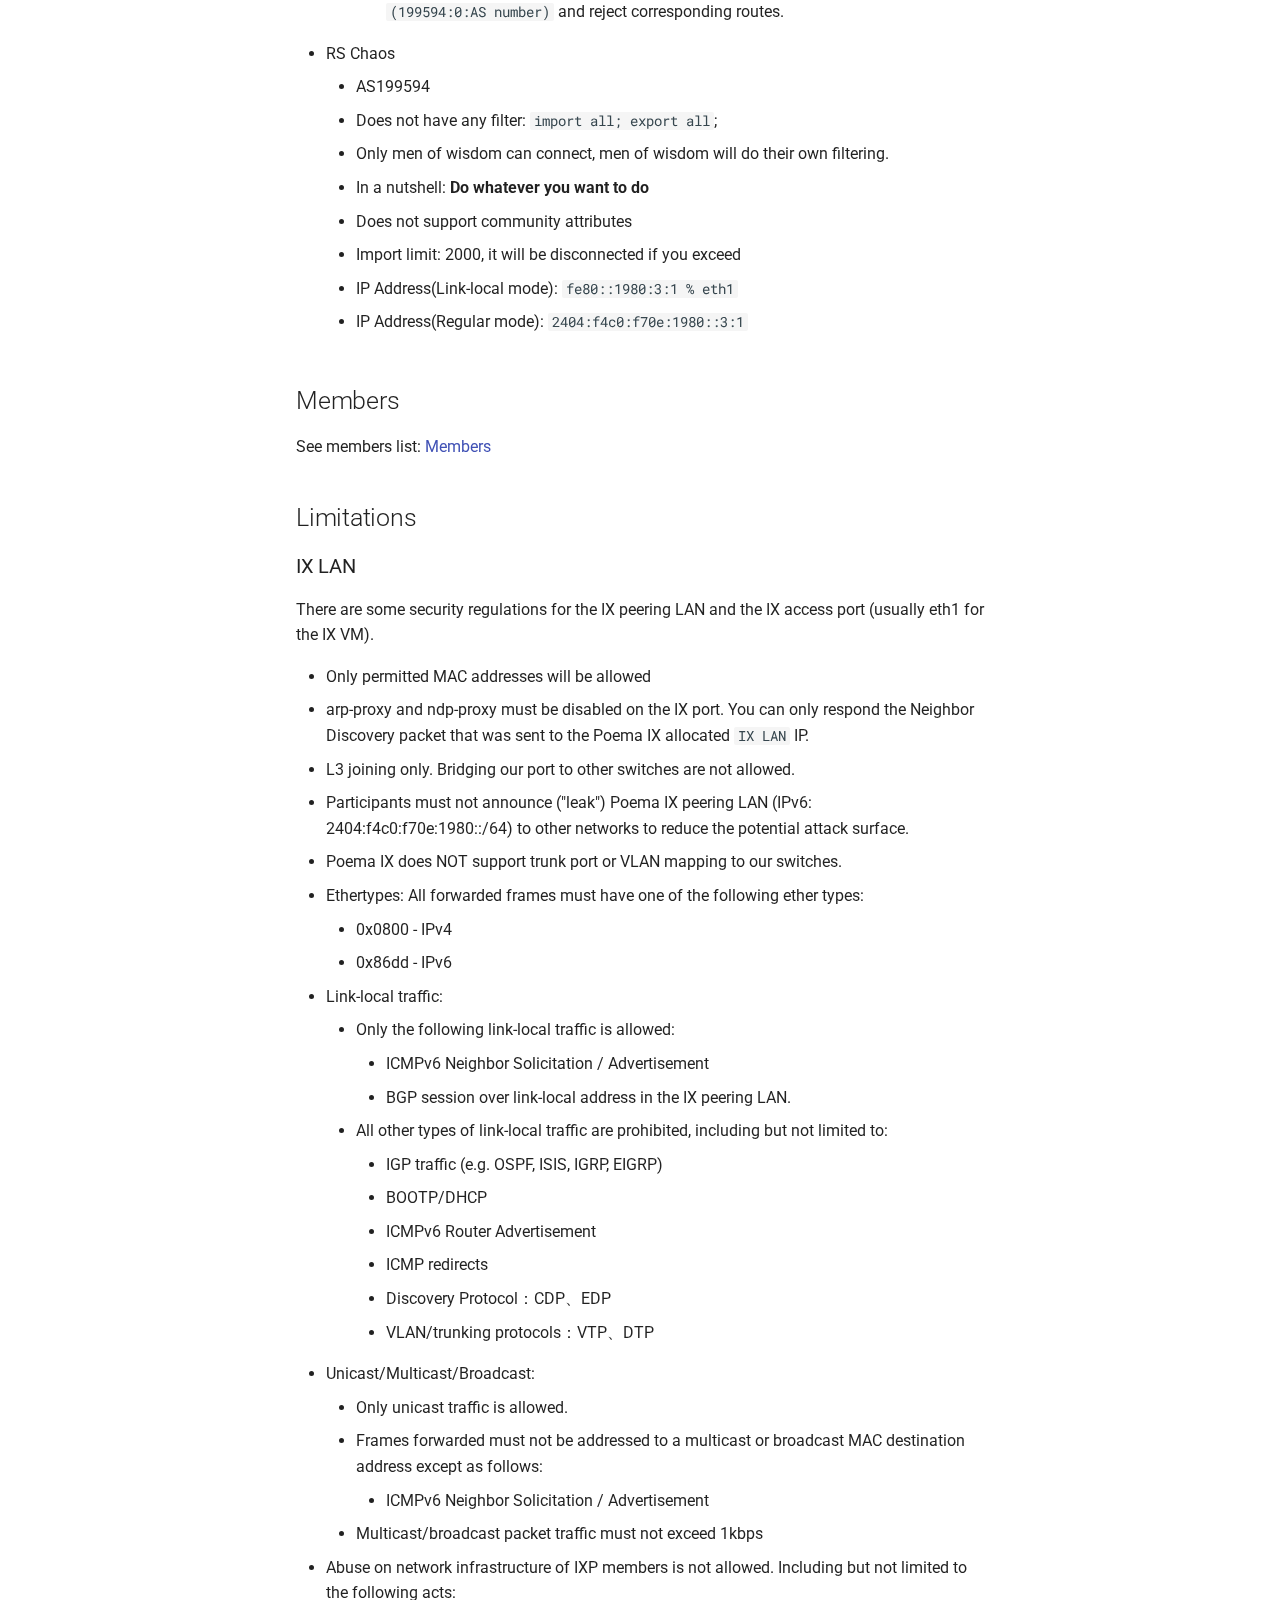
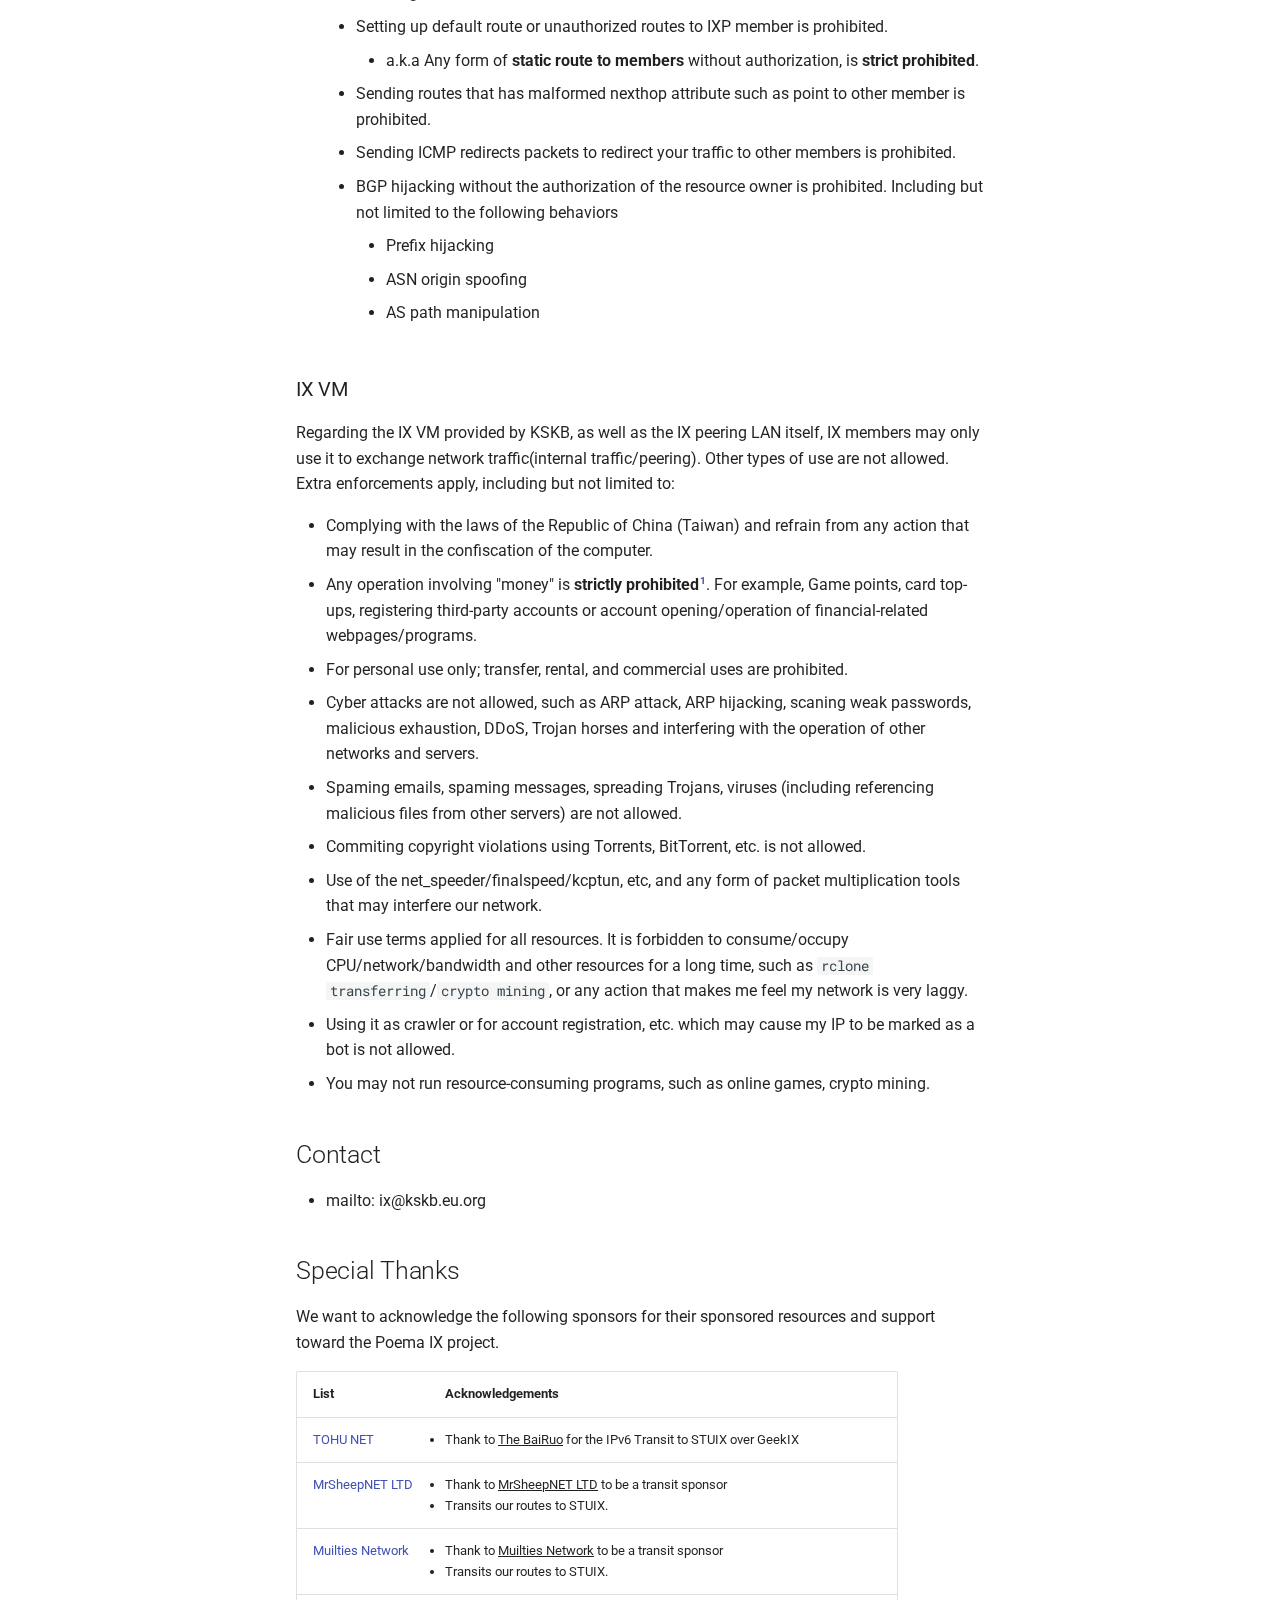
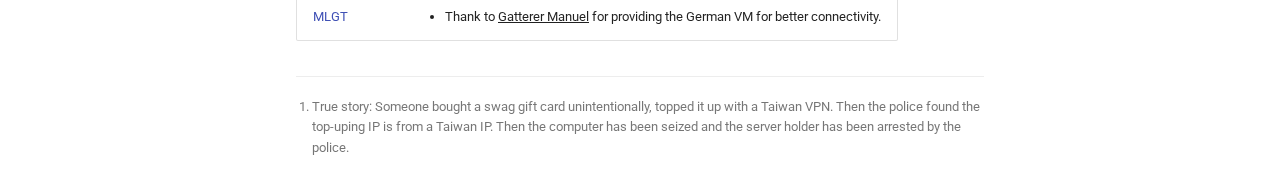
<file: site/index-en/index.html>
<!doctype html>
<html lang="en" class="no-js">
  <head>
    
      <meta charset="utf-8">
      <meta name="viewport" content="width=device-width,initial-scale=1">
      
      
      
        <link rel="canonical" href="https://ix.poema.eu.org/index-en/">
      
      
        <link rel="prev" href="..">
      
      
        <link rel="next" href="../PoP-List/">
      
      
      <link rel="icon" href="../assets/images/favicon.png">
      <meta name="generator" content="mkdocs-1.6.1, mkdocs-material-9.6.5">
    
    
      
        <title>Poema IX(EN) - Poema IX</title>
      
    
    
      <link rel="stylesheet" href="../assets/stylesheets/main.8608ea7d.min.css">
      
      


    
    
      
    
    
      
        
        
        <link rel="preconnect" href="https://fonts.gstatic.com" crossorigin>
        <link rel="stylesheet" href="https://fonts.googleapis.com/css?family=Roboto:300,300i,400,400i,700,700i%7CRoboto+Mono:400,400i,700,700i&display=fallback">
        <style>:root{--md-text-font:"Roboto";--md-code-font:"Roboto Mono"}</style>
      
    
    
      <link rel="stylesheet" href="../css/hidefooter.css">
    
    <script>__md_scope=new URL("..",location),__md_hash=e=>[...e].reduce(((e,_)=>(e<<5)-e+_.charCodeAt(0)),0),__md_get=(e,_=localStorage,t=__md_scope)=>JSON.parse(_.getItem(t.pathname+"."+e)),__md_set=(e,_,t=localStorage,a=__md_scope)=>{try{t.setItem(a.pathname+"."+e,JSON.stringify(_))}catch(e){}}</script>
    
      

    
    
    
  </head>
  
  
    <body dir="ltr">
  
    
    <input class="md-toggle" data-md-toggle="drawer" type="checkbox" id="__drawer" autocomplete="off">
    <input class="md-toggle" data-md-toggle="search" type="checkbox" id="__search" autocomplete="off">
    <label class="md-overlay" for="__drawer"></label>
    <div data-md-component="skip">
      
        
        <a href="#poema-ix" class="md-skip">
          Skip to content
        </a>
      
    </div>
    <div data-md-component="announce">
      
    </div>
    
    
      

  

<header class="md-header md-header--shadow" data-md-component="header">
  <nav class="md-header__inner md-grid" aria-label="Header">
    <a href=".." title="Poema IX" class="md-header__button md-logo" aria-label="Poema IX" data-md-component="logo">
      
  
  <svg xmlns="http://www.w3.org/2000/svg" viewBox="0 0 24 24"><path d="M12 8a3 3 0 0 0 3-3 3 3 0 0 0-3-3 3 3 0 0 0-3 3 3 3 0 0 0 3 3m0 3.54C9.64 9.35 6.5 8 3 8v11c3.5 0 6.64 1.35 9 3.54 2.36-2.19 5.5-3.54 9-3.54V8c-3.5 0-6.64 1.35-9 3.54"/></svg>

    </a>
    <label class="md-header__button md-icon" for="__drawer">
      
      <svg xmlns="http://www.w3.org/2000/svg" viewBox="0 0 24 24"><path d="M3 6h18v2H3zm0 5h18v2H3zm0 5h18v2H3z"/></svg>
    </label>
    <div class="md-header__title" data-md-component="header-title">
      <div class="md-header__ellipsis">
        <div class="md-header__topic">
          <span class="md-ellipsis">
            Poema IX
          </span>
        </div>
        <div class="md-header__topic" data-md-component="header-topic">
          <span class="md-ellipsis">
            
              Poema IX(EN)
            
          </span>
        </div>
      </div>
    </div>
    
    
      <script>var palette=__md_get("__palette");if(palette&&palette.color){if("(prefers-color-scheme)"===palette.color.media){var media=matchMedia("(prefers-color-scheme: light)"),input=document.querySelector(media.matches?"[data-md-color-media='(prefers-color-scheme: light)']":"[data-md-color-media='(prefers-color-scheme: dark)']");palette.color.media=input.getAttribute("data-md-color-media"),palette.color.scheme=input.getAttribute("data-md-color-scheme"),palette.color.primary=input.getAttribute("data-md-color-primary"),palette.color.accent=input.getAttribute("data-md-color-accent")}for(var[key,value]of Object.entries(palette.color))document.body.setAttribute("data-md-color-"+key,value)}</script>
    
    
    
      <label class="md-header__button md-icon" for="__search">
        
        <svg xmlns="http://www.w3.org/2000/svg" viewBox="0 0 24 24"><path d="M9.5 3A6.5 6.5 0 0 1 16 9.5c0 1.61-.59 3.09-1.56 4.23l.27.27h.79l5 5-1.5 1.5-5-5v-.79l-.27-.27A6.52 6.52 0 0 1 9.5 16 6.5 6.5 0 0 1 3 9.5 6.5 6.5 0 0 1 9.5 3m0 2C7 5 5 7 5 9.5S7 14 9.5 14 14 12 14 9.5 12 5 9.5 5"/></svg>
      </label>
      <div class="md-search" data-md-component="search" role="dialog">
  <label class="md-search__overlay" for="__search"></label>
  <div class="md-search__inner" role="search">
    <form class="md-search__form" name="search">
      <input type="text" class="md-search__input" name="query" aria-label="Search" placeholder="Search" autocapitalize="off" autocorrect="off" autocomplete="off" spellcheck="false" data-md-component="search-query" required>
      <label class="md-search__icon md-icon" for="__search">
        
        <svg xmlns="http://www.w3.org/2000/svg" viewBox="0 0 24 24"><path d="M9.5 3A6.5 6.5 0 0 1 16 9.5c0 1.61-.59 3.09-1.56 4.23l.27.27h.79l5 5-1.5 1.5-5-5v-.79l-.27-.27A6.52 6.52 0 0 1 9.5 16 6.5 6.5 0 0 1 3 9.5 6.5 6.5 0 0 1 9.5 3m0 2C7 5 5 7 5 9.5S7 14 9.5 14 14 12 14 9.5 12 5 9.5 5"/></svg>
        
        <svg xmlns="http://www.w3.org/2000/svg" viewBox="0 0 24 24"><path d="M20 11v2H8l5.5 5.5-1.42 1.42L4.16 12l7.92-7.92L13.5 5.5 8 11z"/></svg>
      </label>
      <nav class="md-search__options" aria-label="Search">
        
        <button type="reset" class="md-search__icon md-icon" title="Clear" aria-label="Clear" tabindex="-1">
          
          <svg xmlns="http://www.w3.org/2000/svg" viewBox="0 0 24 24"><path d="M19 6.41 17.59 5 12 10.59 6.41 5 5 6.41 10.59 12 5 17.59 6.41 19 12 13.41 17.59 19 19 17.59 13.41 12z"/></svg>
        </button>
      </nav>
      
    </form>
    <div class="md-search__output">
      <div class="md-search__scrollwrap" tabindex="0" data-md-scrollfix>
        <div class="md-search-result" data-md-component="search-result">
          <div class="md-search-result__meta">
            Initializing search
          </div>
          <ol class="md-search-result__list" role="presentation"></ol>
        </div>
      </div>
    </div>
  </div>
</div>
    
    
      <div class="md-header__source">
        <a href="https://github.com/KSKBpage/KSKB-IX" title="Go to repository" class="md-source" data-md-component="source">
  <div class="md-source__icon md-icon">
    
    <svg xmlns="http://www.w3.org/2000/svg" viewBox="0 0 448 512"><!--! Font Awesome Free 6.7.2 by @fontawesome - https://fontawesome.com License - https://fontawesome.com/license/free (Icons: CC BY 4.0, Fonts: SIL OFL 1.1, Code: MIT License) Copyright 2024 Fonticons, Inc.--><path d="M439.55 236.05 244 40.45a28.87 28.87 0 0 0-40.81 0l-40.66 40.63 51.52 51.52c27.06-9.14 52.68 16.77 43.39 43.68l49.66 49.66c34.23-11.8 61.18 31 35.47 56.69-26.49 26.49-70.21-2.87-56-37.34L240.22 199v121.85c25.3 12.54 22.26 41.85 9.08 55a34.34 34.34 0 0 1-48.55 0c-17.57-17.6-11.07-46.91 11.25-56v-123c-20.8-8.51-24.6-30.74-18.64-45L142.57 101 8.45 235.14a28.86 28.86 0 0 0 0 40.81l195.61 195.6a28.86 28.86 0 0 0 40.8 0l194.69-194.69a28.86 28.86 0 0 0 0-40.81"/></svg>
  </div>
  <div class="md-source__repository">
    GitHub
  </div>
</a>
      </div>
    
  </nav>
  
</header>
    
    <div class="md-container" data-md-component="container">
      
      
        
          
        
      
      <main class="md-main" data-md-component="main">
        <div class="md-main__inner md-grid">
          
            
              
              <div class="md-sidebar md-sidebar--primary" data-md-component="sidebar" data-md-type="navigation" >
                <div class="md-sidebar__scrollwrap">
                  <div class="md-sidebar__inner">
                    



<nav class="md-nav md-nav--primary" aria-label="Navigation" data-md-level="0">
  <label class="md-nav__title" for="__drawer">
    <a href=".." title="Poema IX" class="md-nav__button md-logo" aria-label="Poema IX" data-md-component="logo">
      
  
  <svg xmlns="http://www.w3.org/2000/svg" viewBox="0 0 24 24"><path d="M12 8a3 3 0 0 0 3-3 3 3 0 0 0-3-3 3 3 0 0 0-3 3 3 3 0 0 0 3 3m0 3.54C9.64 9.35 6.5 8 3 8v11c3.5 0 6.64 1.35 9 3.54 2.36-2.19 5.5-3.54 9-3.54V8c-3.5 0-6.64 1.35-9 3.54"/></svg>

    </a>
    Poema IX
  </label>
  
    <div class="md-nav__source">
      <a href="https://github.com/KSKBpage/KSKB-IX" title="Go to repository" class="md-source" data-md-component="source">
  <div class="md-source__icon md-icon">
    
    <svg xmlns="http://www.w3.org/2000/svg" viewBox="0 0 448 512"><!--! Font Awesome Free 6.7.2 by @fontawesome - https://fontawesome.com License - https://fontawesome.com/license/free (Icons: CC BY 4.0, Fonts: SIL OFL 1.1, Code: MIT License) Copyright 2024 Fonticons, Inc.--><path d="M439.55 236.05 244 40.45a28.87 28.87 0 0 0-40.81 0l-40.66 40.63 51.52 51.52c27.06-9.14 52.68 16.77 43.39 43.68l49.66 49.66c34.23-11.8 61.18 31 35.47 56.69-26.49 26.49-70.21-2.87-56-37.34L240.22 199v121.85c25.3 12.54 22.26 41.85 9.08 55a34.34 34.34 0 0 1-48.55 0c-17.57-17.6-11.07-46.91 11.25-56v-123c-20.8-8.51-24.6-30.74-18.64-45L142.57 101 8.45 235.14a28.86 28.86 0 0 0 0 40.81l195.61 195.6a28.86 28.86 0 0 0 40.8 0l194.69-194.69a28.86 28.86 0 0 0 0-40.81"/></svg>
  </div>
  <div class="md-source__repository">
    GitHub
  </div>
</a>
    </div>
  
  <ul class="md-nav__list" data-md-scrollfix>
    
      
      
  
  
  
  
    <li class="md-nav__item">
      <a href=".." class="md-nav__link">
        
  
  <span class="md-ellipsis">
    Poema IX
    
  </span>
  

      </a>
    </li>
  

    
      
      
  
  
    
  
  
  
    <li class="md-nav__item md-nav__item--active">
      
      <input class="md-nav__toggle md-toggle" type="checkbox" id="__toc">
      
      
        
      
      
        <label class="md-nav__link md-nav__link--active" for="__toc">
          
  
  <span class="md-ellipsis">
    Poema IX(EN)
    
  </span>
  

          <span class="md-nav__icon md-icon"></span>
        </label>
      
      <a href="./" class="md-nav__link md-nav__link--active">
        
  
  <span class="md-ellipsis">
    Poema IX(EN)
    
  </span>
  

      </a>
      
        

<nav class="md-nav md-nav--secondary" aria-label="Table of contents">
  
  
  
    
  
  
    <label class="md-nav__title" for="__toc">
      <span class="md-nav__icon md-icon"></span>
      Table of contents
    </label>
    <ul class="md-nav__list" data-md-component="toc" data-md-scrollfix>
      
        <li class="md-nav__item">
  <a href="#introduction" class="md-nav__link">
    <span class="md-ellipsis">
      Introduction
    </span>
  </a>
  
</li>
      
        <li class="md-nav__item">
  <a href="#join" class="md-nav__link">
    <span class="md-ellipsis">
      Join
    </span>
  </a>
  
</li>
      
        <li class="md-nav__item">
  <a href="#requirement" class="md-nav__link">
    <span class="md-ellipsis">
      Requirement
    </span>
  </a>
  
</li>
      
        <li class="md-nav__item">
  <a href="#configure" class="md-nav__link">
    <span class="md-ellipsis">
      Configure
    </span>
  </a>
  
</li>
      
        <li class="md-nav__item">
  <a href="#members" class="md-nav__link">
    <span class="md-ellipsis">
      Members
    </span>
  </a>
  
</li>
      
        <li class="md-nav__item">
  <a href="#limitations" class="md-nav__link">
    <span class="md-ellipsis">
      Limitations
    </span>
  </a>
  
    <nav class="md-nav" aria-label="Limitations">
      <ul class="md-nav__list">
        
          <li class="md-nav__item">
  <a href="#ix-lan" class="md-nav__link">
    <span class="md-ellipsis">
      IX LAN
    </span>
  </a>
  
</li>
        
          <li class="md-nav__item">
  <a href="#ix-vm" class="md-nav__link">
    <span class="md-ellipsis">
      IX VM
    </span>
  </a>
  
</li>
        
      </ul>
    </nav>
  
</li>
      
        <li class="md-nav__item">
  <a href="#contact" class="md-nav__link">
    <span class="md-ellipsis">
      Contact
    </span>
  </a>
  
</li>
      
        <li class="md-nav__item">
  <a href="#special-thanks" class="md-nav__link">
    <span class="md-ellipsis">
      Special Thanks
    </span>
  </a>
  
</li>
      
    </ul>
  
</nav>
      
    </li>
  

    
      
      
  
  
  
  
    <li class="md-nav__item">
      <a href="../PoP-List/" class="md-nav__link">
        
  
  <span class="md-ellipsis">
    PoP List
    
  </span>
  

      </a>
    </li>
  

    
      
      
  
  
  
  
    <li class="md-nav__item">
      <a href="../PoP-List-en/" class="md-nav__link">
        
  
  <span class="md-ellipsis">
    PoP List(EN)
    
  </span>
  

      </a>
    </li>
  

    
      
      
  
  
  
  
    <li class="md-nav__item">
      <a href="../members/" class="md-nav__link">
        
  
  <span class="md-ellipsis">
    Member List
    
  </span>
  

      </a>
    </li>
  

    
      
      
  
  
  
  
    <li class="md-nav__item">
      <a href="../RS/" class="md-nav__link">
        
  
  <span class="md-ellipsis">
    Route Server
    
  </span>
  

      </a>
    </li>
  

    
      
      
  
  
  
  
    <li class="md-nav__item">
      <a href="../Virtual-IXP/" class="md-nav__link">
        
  
  <span class="md-ellipsis">
    Virtual IXP
    
  </span>
  

      </a>
    </li>
  

    
      
      
  
  
  
  
    <li class="md-nav__item">
      <a href="https://net.kskb.eu.org" class="md-nav__link">
        
  
  <span class="md-ellipsis">
    Poema Network
    
  </span>
  

      </a>
    </li>
  

    
  </ul>
</nav>
                  </div>
                </div>
              </div>
            
            
              
              <div class="md-sidebar md-sidebar--secondary" data-md-component="sidebar" data-md-type="toc" >
                <div class="md-sidebar__scrollwrap">
                  <div class="md-sidebar__inner">
                    

<nav class="md-nav md-nav--secondary" aria-label="Table of contents">
  
  
  
    
  
  
    <label class="md-nav__title" for="__toc">
      <span class="md-nav__icon md-icon"></span>
      Table of contents
    </label>
    <ul class="md-nav__list" data-md-component="toc" data-md-scrollfix>
      
        <li class="md-nav__item">
  <a href="#introduction" class="md-nav__link">
    <span class="md-ellipsis">
      Introduction
    </span>
  </a>
  
</li>
      
        <li class="md-nav__item">
  <a href="#join" class="md-nav__link">
    <span class="md-ellipsis">
      Join
    </span>
  </a>
  
</li>
      
        <li class="md-nav__item">
  <a href="#requirement" class="md-nav__link">
    <span class="md-ellipsis">
      Requirement
    </span>
  </a>
  
</li>
      
        <li class="md-nav__item">
  <a href="#configure" class="md-nav__link">
    <span class="md-ellipsis">
      Configure
    </span>
  </a>
  
</li>
      
        <li class="md-nav__item">
  <a href="#members" class="md-nav__link">
    <span class="md-ellipsis">
      Members
    </span>
  </a>
  
</li>
      
        <li class="md-nav__item">
  <a href="#limitations" class="md-nav__link">
    <span class="md-ellipsis">
      Limitations
    </span>
  </a>
  
    <nav class="md-nav" aria-label="Limitations">
      <ul class="md-nav__list">
        
          <li class="md-nav__item">
  <a href="#ix-lan" class="md-nav__link">
    <span class="md-ellipsis">
      IX LAN
    </span>
  </a>
  
</li>
        
          <li class="md-nav__item">
  <a href="#ix-vm" class="md-nav__link">
    <span class="md-ellipsis">
      IX VM
    </span>
  </a>
  
</li>
        
      </ul>
    </nav>
  
</li>
      
        <li class="md-nav__item">
  <a href="#contact" class="md-nav__link">
    <span class="md-ellipsis">
      Contact
    </span>
  </a>
  
</li>
      
        <li class="md-nav__item">
  <a href="#special-thanks" class="md-nav__link">
    <span class="md-ellipsis">
      Special Thanks
    </span>
  </a>
  
</li>
      
    </ul>
  
</nav>
                  </div>
                </div>
              </div>
            
          
          
            <div class="md-content" data-md-component="content">
              <article class="md-content__inner md-typeset">
                
                  


  
  


<h1 id="poema-ix">Poema IX</h1>
<h2 id="introduction">Introduction</h2>
<p>Poema IX is a non-profit distributed <a href="https://bgp.tools/kb/virtual-ixp">Virtual IXP</a> in Taiwan. It serves to provide BGP hobbyists with a platform to learn and experiment with real life networking.  </p>
<p>This IX provides OSI Layer 2 Ethernet Switching service. For the switching network, we refer to <code>IX LAN</code>, <code>IX peering LAN</code> or <code>Peering LAN</code> in the following sections.  </p>
<p>This IX supports IPv4 (mpbgp + extended next hop) and IPv6<br />
PeeringDB: <a href="https://www.peeringdb.com/ix/3792">https://www.peeringdb.com/ix/3792</a><br />
IXPDB: <a href="https://ixpdb.euro-ix.net/en/ixpdb/ixp/1061/">https://ixpdb.euro-ix.net/en/ixpdb/ixp/1061/</a>  </p>
<p>Meanwhile a number of new technologies are avilable, such as <code>IPv6 Link-local address</code>, <code>Multiprotocol BGP</code> and <code>Extended Next Hop(RFC 5549)</code> but only few networks are using it.<br />
If those technologies are avilable, why we don't use it? So, I have decided to use it at my IXP.  </p>
<h2 id="join">Join</h2>
<ol>
<li>Join via VM (If you don't have a Network PoP in Taiwan)</li>
<li>Join via tunnel (If you have a Network PoP in Taiwan already)</li>
</ol>
<p>Each Point of Presence (PoP) has its own management rules. Please refer to the <a href="/PoP-List-en/">PoP List</a></p>
<ul>
<li>Commercial use is not allowed. For example, using Poema IX to exchange commercial traffic. Please contact us for more information.</li>
<li>The IXP <strong>DOES NOT</strong> provides IP Transit itself, but there are some <a href="#RS2">sponsors</a> who provide IP Transit. Otherwise you can ask IP transit from <a href="../members">IX members</a> directly.</li>
<li>We require you to maintain an active BGP connection with RS1 and <strong>announce at least one IPv6 route from your own network</strong>.</li>
<li>KSKB will disable your VM when I feel my computer is laggy and if you do not establish a bgp session to <code>RS1</code> and announce routes.  </li>
</ul>
<h2 id="requirement">Requirement</h2>
<p>Participants must have a ASN and at least a public routable /48 ipv6 subnet<br />
Participants should have some knowledge and experience related to networking and BGP, such as:</p>
<ul>
<li>Know the basics about L2 and L3</li>
<li>Know what eBGP/iBGP/IGP is and its differences</li>
<li>Have deployed more than two DN42 nodes and have provided cross-node ip transit services before. Or equivalent knowledge and experience (have provided similar services on other experimental networks/public networks)</li>
<li>Have a humble learning heart. Be nice.</li>
</ul>
<p>The bgp daemon used by the participant must support the following functions</p>
<ul>
<li>IPv6 link local</li>
<li>BGP large community</li>
<li>Multiprotocol BGP (IPv4)</li>
<li>Extended nexthop (IPv4)</li>
</ul>
<h2 id="configure">Configure</h2>
<p>We have three route servers, with 3 different policies  </p>
<p><strong>Only <code>RS Regular</code> is a regular Route Server</strong><br />
<code>RS Transitable</code> / <code>RS Chaos</code> are special Route Servers for experimenting.  </p>
<p><strong>If you don't know what this is, please establish sessions to <code>RS Regular</code> only</strong>  </p>
<ul>
<li>RS1<ul>
<li>AS199594</li>
<li>A regular route server</li>
<li><a href="\RS#default-filtering-policy">Filtering Policy</a></li>
<li><a href="\RS#announcement-control-via-bgp-communities">Communities</a></li>
<li>In a nutshell: <strong>Config the RS session as peering session</strong></li>
<li>You can connect to this RS without any concern, we will do IRR and RPKI validation for you.</li>
<li>A BGP connection with <code>RS Regular 1</code> is mandatory and you must <strong>announce at least one IPv6 route from your own network</strong>.</li>
<li>IP Address(Link-local mode): <code>fe80::1980:1:1 % eth1</code></li>
<li>IP Address(Regular mode): <code>2404:f4c0:f70e:1980::1:1</code></li>
</ul>
</li>
<li>RS2<a name="RS2"></a><ul>
<li>AS199594</li>
<li>"Transitable" route server.<ul>
<li>You can be a voluntary <strong>transit sponsor</strong>, and help us to transit our routes to upstreams such as STUIX or AS6939 without setting up BGP sessions for each downstream one by one.</li>
<li>Those who need transit can connect to <code>RS Transitable</code> to get IP transit.</li>
<li>Transit Sponsors can reject to transit a specific downstream by tagging routes with <code>(199594:0:AS number)</code>.</li>
</ul>
</li>
<li>Client Roles: <strong>Downstream</strong> and <strong>Transit Sponsor</strong><ul>
<li>The default role is downstream, you can't announce full table to it.</li>
<li>Once you have been registered as a transit sponsor, then you can send full table to <code>RS Transitable</code>.</li>
<li>You have to transit routes to upstreams for downstreams.</li>
</ul>
</li>
<li>It's experimental since peering routes and transit routes are mixed in the same BGP session. You have to split them with bgp_large_community.<ul>
<li>Routes with <code>(199594:65530:7)</code> attributes are transit routes and should be treated as upstream routes. Transit Sponsors should reject these routes.</li>
<li>Similarly, when exporting external routes into <code>RS Transitable</code>, please tag them with <code>(199594:65530:7)</code> as reference for other Transit Sponsors.</li>
<li>Only transit sponsors can export the full table into <code>RS Transitable</code>. Please refer to the <code>Obligation of transit sponsors</code> below.</li>
</ul>
</li>
<li>In a nutshell:<ul>
<li><strong>Regular member: Set <code>RS Transitable</code> as an upstream</strong></li>
<li><strong>Transit sponsor: Set <code>RS Transitable</code> as an downstream</strong>, reject all routes contains <code>(199594:65530:7)</code> and add <code>(199594:65530:7)</code> while exporting routes.</li>
</ul>
</li>
<li>IP Address(Link-local mode): <code>fe80::1980:2:1 % eth1</code></li>
<li>IP Address(Regular mode):  <code>2404:f4c0:f70e:1980::2:1</code></li>
<li>Obligation of transit sponsors:<ul>
<li>Do not transit any routes received from <code>RS Transitable</code> which contains <code>(199594:65530:7)</code> community.</li>
<li>Add community <code>(199594:65530:7)</code> before exporting routes to RS Transitable.</li>
<li>Add <a href="https://apps.db.ripe.net/db-web-ui/lookup?source=RIPE&amp;type=as-set&amp;key=AS-KSKB-IX-RS2">AS-KSKB-IX-RS2</a> to your AS-SET. It contains RS2 connected downstreams only.</li>
<li>Transit Sponsors can refuse transit to specific users by tagging routes with <code>(199594:0:AS number)</code> and reject corresponding routes.</li>
</ul>
</li>
</ul>
</li>
<li>RS Chaos<ul>
<li>AS199594</li>
<li>Does not have any filter: <code>import all; export all</code>;</li>
<li>Only men of wisdom can connect, men of wisdom will do their own filtering.</li>
<li>In a nutshell: <strong>Do whatever you want to do</strong></li>
<li>Does not support community attributes</li>
<li>Import limit: 2000, it will be disconnected if you exceed</li>
<li>IP Address(Link-local mode): <code>fe80::1980:3:1 % eth1</code></li>
<li>IP Address(Regular mode): <code>2404:f4c0:f70e:1980::3:1</code></li>
</ul>
</li>
</ul>
<h2 id="members">Members</h2>
<p>See members list: <a href="\members">Members</a></p>
<h2 id="limitations">Limitations</h2>
<h3 id="ix-lan">IX LAN</h3>
<p>There are some security regulations for the IX peering LAN and the IX access port (usually eth1 for the IX VM).  </p>
<ul>
<li>Only permitted MAC addresses will be allowed</li>
<li>arp-proxy and ndp-proxy must be disabled on the IX port. You can only respond the Neighbor Discovery packet that was sent to the Poema IX allocated <code>IX LAN</code> IP.</li>
<li>L3 joining only. Bridging our port to other switches are not allowed.</li>
<li>Participants must not announce ("leak") Poema IX peering LAN (IPv6: 2404:f4c0:f70e:1980::/64) to other networks to reduce the potential attack surface.</li>
<li>Poema IX does NOT support trunk port or VLAN mapping to our switches.</li>
<li>Ethertypes: All forwarded frames must have one of the following ether types:<ul>
<li>0x0800 - IPv4</li>
<li>0x86dd - IPv6</li>
</ul>
</li>
<li>Link-local traffic: <ul>
<li>Only the following link-local traffic is allowed:<ul>
<li>ICMPv6 Neighbor Solicitation / Advertisement</li>
<li>BGP session over link-local address in the IX peering LAN.</li>
</ul>
</li>
<li>All other types of link-local traffic are prohibited, including but not limited to:<ul>
<li>IGP traffic (e.g. OSPF, ISIS, IGRP, EIGRP)</li>
<li>BOOTP/DHCP</li>
<li>ICMPv6 Router Advertisement</li>
<li>ICMP redirects</li>
<li>Discovery Protocol：CDP、EDP</li>
<li>VLAN/trunking protocols：VTP、DTP</li>
</ul>
</li>
</ul>
</li>
<li>Unicast/Multicast/Broadcast:<ul>
<li>Only unicast traffic is allowed.</li>
<li>Frames forwarded must not be addressed to a multicast or broadcast MAC destination address except as follows:<ul>
<li>ICMPv6 Neighbor Solicitation / Advertisement</li>
</ul>
</li>
<li>Multicast/broadcast packet traffic must not exceed 1kbps</li>
</ul>
</li>
<li>Abuse on network infrastructure of IXP members is not allowed. Including but not limited to the following acts:<ul>
<li>Setting up default route or unauthorized routes to IXP member is prohibited.<ul>
<li>a.k.a Any form of <strong>static route to members</strong> without authorization, is <strong>strict prohibited</strong>.</li>
</ul>
</li>
<li>Sending routes that has malformed nexthop attribute such as point to other member is prohibited.</li>
<li>Sending ICMP redirects packets to redirect your traffic to other members is prohibited.</li>
<li>BGP hijacking without the authorization of the resource owner is prohibited. Including but not limited to the following behaviors<ul>
<li>Prefix hijacking</li>
<li>ASN origin spoofing</li>
<li>AS path manipulation</li>
</ul>
</li>
</ul>
</li>
</ul>
<h3 id="ix-vm">IX VM</h3>
<p>Regarding the IX VM provided by KSKB, as well as the IX peering LAN itself, IX members may only use it to exchange network traffic(internal traffic/peering). Other types of use are not allowed.
Extra enforcements apply, including but not limited to:  </p>
<ul>
<li>Complying with the laws of the Republic of China (Taiwan) and refrain from any action that may result in the confiscation of the computer.</li>
<li>Any operation involving "money" is <strong>strictly prohibited</strong><sup id="fnref:1"><a class="footnote-ref" href="#fn:1">1</a></sup>. For example, Game points, card top-ups, registering third-party accounts or account opening/operation of financial-related webpages/programs.</li>
<li>For personal use only; transfer, rental, and commercial uses are prohibited.</li>
<li>Cyber attacks are not allowed, such as ARP attack, ARP hijacking, scaning weak passwords, malicious exhaustion, DDoS, Trojan horses and interfering with the operation of other networks and servers.</li>
<li>Spaming emails, spaming messages, spreading Trojans, viruses (including referencing malicious files from other servers) are not allowed.</li>
<li>Commiting copyright violations using Torrents, BitTorrent, etc. is not allowed.</li>
<li>Use of the net_speeder/finalspeed/kcptun, etc, and any form of packet multiplication tools that may interfere our network.</li>
<li>Fair use terms applied for all resources. It is forbidden to consume/occupy CPU/network/bandwidth and other resources for a long time, such as <code>rclone transferring</code>/<code>crypto mining</code>, or any action that makes me feel my network is very laggy.</li>
<li>Using it as crawler or for account registration, etc. which may cause my IP to be marked as a bot is not allowed.</li>
<li>You may not run resource-consuming programs, such as online games, crypto mining.</li>
</ul>
<h2 id="contact">Contact</h2>
<ul>
<li>mailto: ix@kskb.eu.org</li>
</ul>
<h2 id="special-thanks">Special Thanks</h2>
<p>We want to acknowledge the following sponsors for their sponsored resources and support toward the Poema IX project.  </p>
<table>
<thead>
<tr>
<th>List</th>
<th>Acknowledgements</th>
</tr>
</thead>
<tbody>
<tr>
<td><a href="https://as140731.bairuo.net/">TOHU NET</a></td>
<td><li>Thank to <ins>The BaiRuo</ins> for the IPv6 Transit to STUIX over GeekIX</li></td>
</tr>
<tr>
<td><a href="https://mrsheep.io/">MrSheepNET LTD</a></td>
<td><li>Thank to <ins>MrSheepNET LTD</ins> to be a transit sponsor</li><li>Transits our routes to STUIX.</li></td>
</tr>
<tr>
<td><a href="https://muilties.com/">Muilties Network</a></td>
<td><li>Thank to <ins>Muilties Network</ins> to be a transit sponsor</li><li>Transits our routes to STUIX.</li></td>
</tr>
<tr>
<td><a href="https://as204508.net/">MLGT</a></td>
<td><li>Thank to <ins>Gatterer Manuel</ins> for providing the German VM for better connectivity.</td>
</tr>
</tbody>
</table>
<div class="footnote">
<hr />
<ol>
<li id="fn:1">
<p>True story: Someone bought a swag gift card unintentionally, topped it up with a Taiwan VPN. Then the police found the top-uping IP is from a Taiwan IP. Then the computer has been seized and the server holder has been arrested by the police.&#160;<a class="footnote-backref" href="#fnref:1" title="Jump back to footnote 1 in the text">&#8617;</a></p>
</li>
</ol>
</div>












                
              </article>
            </div>
          
          
  <script>var tabs=__md_get("__tabs");if(Array.isArray(tabs))e:for(var set of document.querySelectorAll(".tabbed-set")){var labels=set.querySelector(".tabbed-labels");for(var tab of tabs)for(var label of labels.getElementsByTagName("label"))if(label.innerText.trim()===tab){var input=document.getElementById(label.htmlFor);input.checked=!0;continue e}}</script>

<script>var target=document.getElementById(location.hash.slice(1));target&&target.name&&(target.checked=target.name.startsWith("__tabbed_"))</script>
        </div>
        
      </main>
      
        <footer class="md-footer">
  
  <div class="md-footer-meta md-typeset">
    <div class="md-footer-meta__inner md-grid">
      <div class="md-copyright">
  
  
    Made with
    <a href="https://squidfunk.github.io/mkdocs-material/" target="_blank" rel="noopener">
      Material for MkDocs
    </a>
  
</div>
      
    </div>
  </div>
</footer>
      
    </div>
    <div class="md-dialog" data-md-component="dialog">
      <div class="md-dialog__inner md-typeset"></div>
    </div>
    
    
    <script id="__config" type="application/json">{"base": "..", "features": ["content.tabs.link"], "search": "../assets/javascripts/workers/search.f8cc74c7.min.js", "translations": {"clipboard.copied": "Copied to clipboard", "clipboard.copy": "Copy to clipboard", "search.result.more.one": "1 more on this page", "search.result.more.other": "# more on this page", "search.result.none": "No matching documents", "search.result.one": "1 matching document", "search.result.other": "# matching documents", "search.result.placeholder": "Type to start searching", "search.result.term.missing": "Missing", "select.version": "Select version"}}</script>
    
    
      <script src="../assets/javascripts/bundle.f1b6f286.min.js"></script>
      
    
  </body>
</html>
</file>
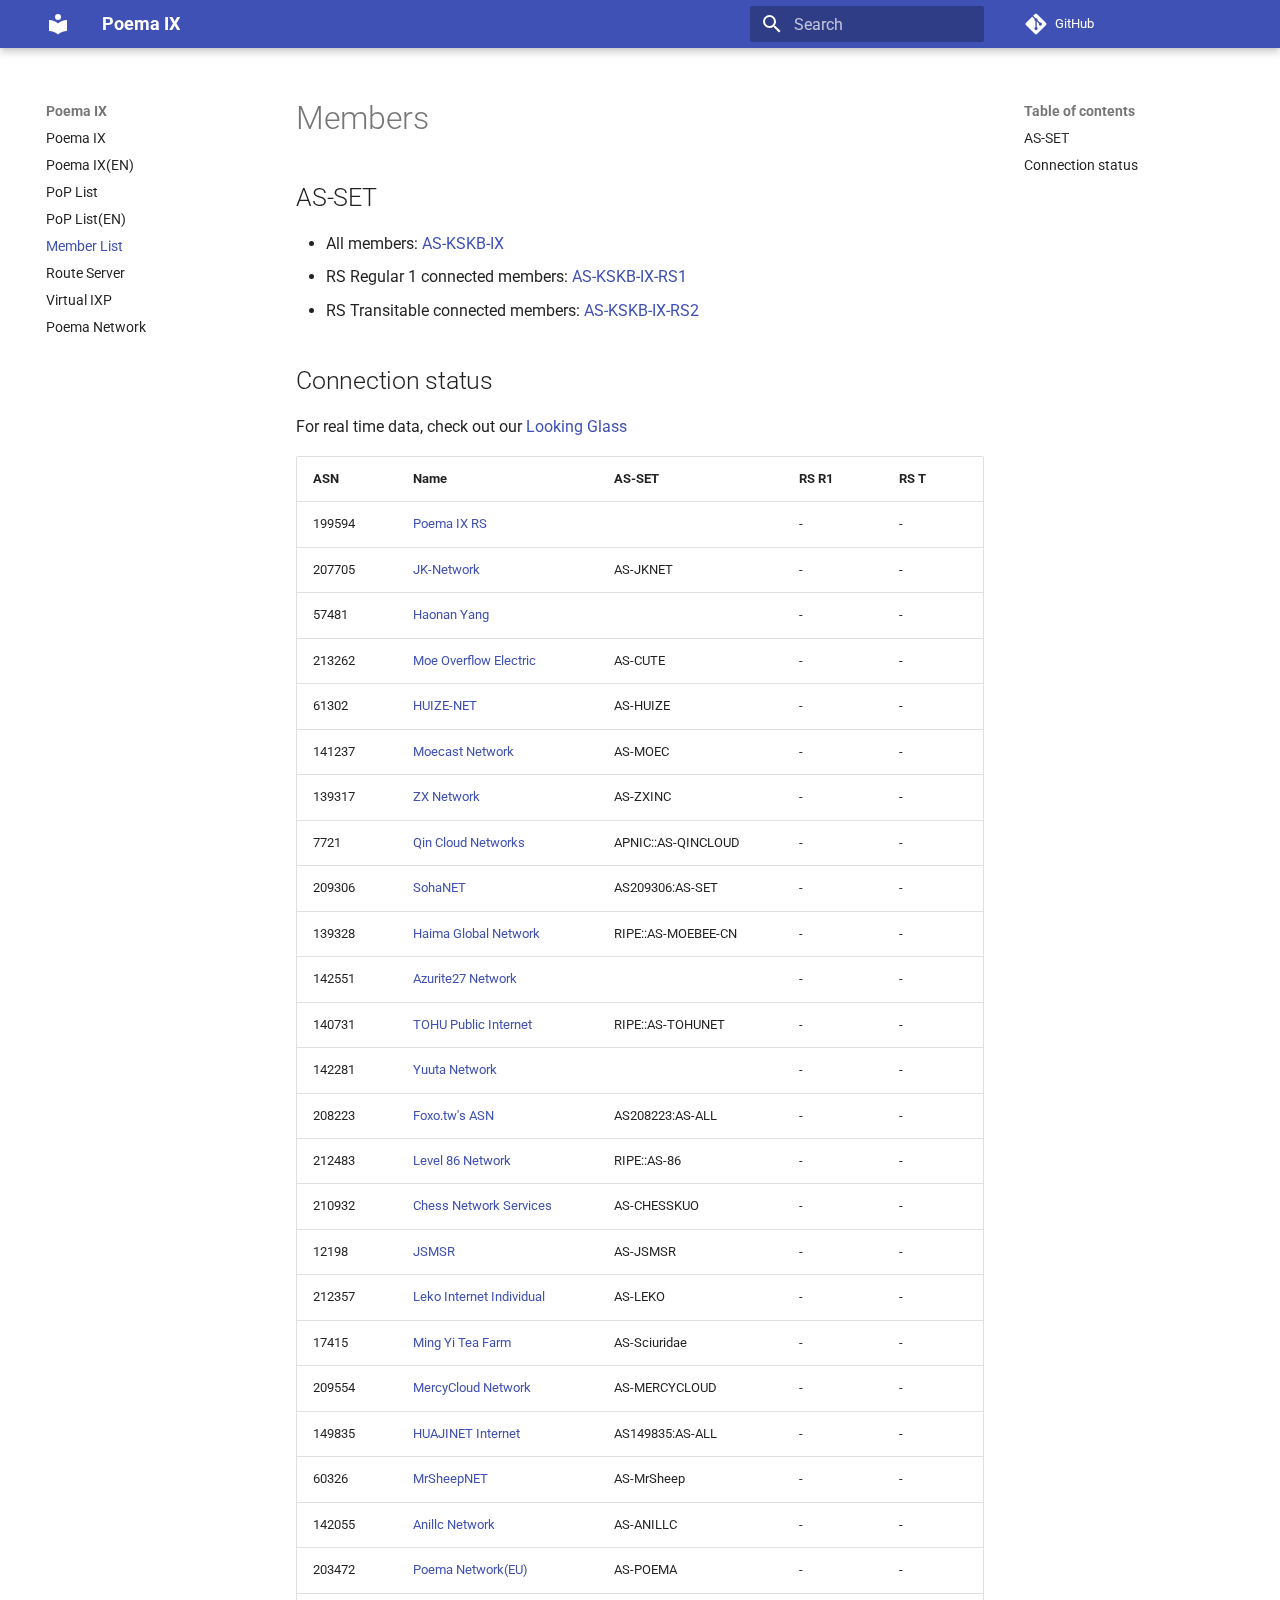
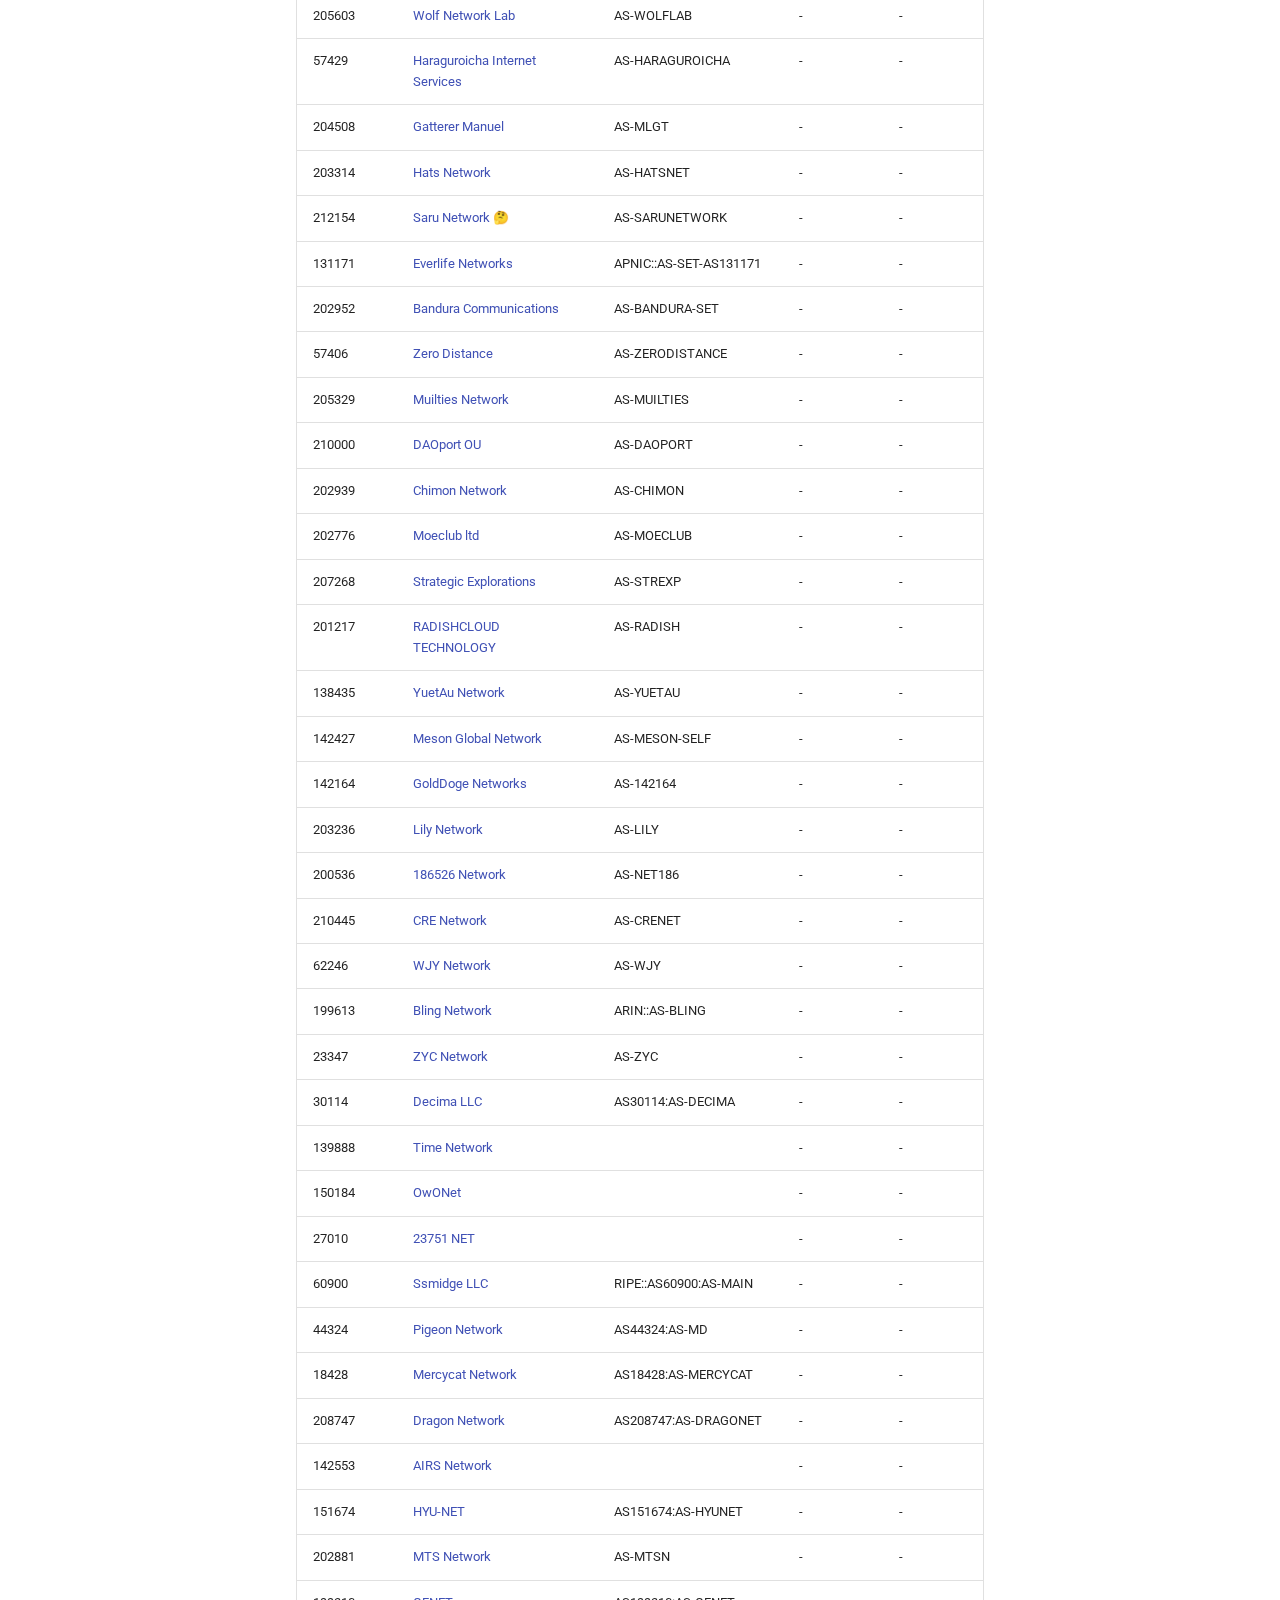
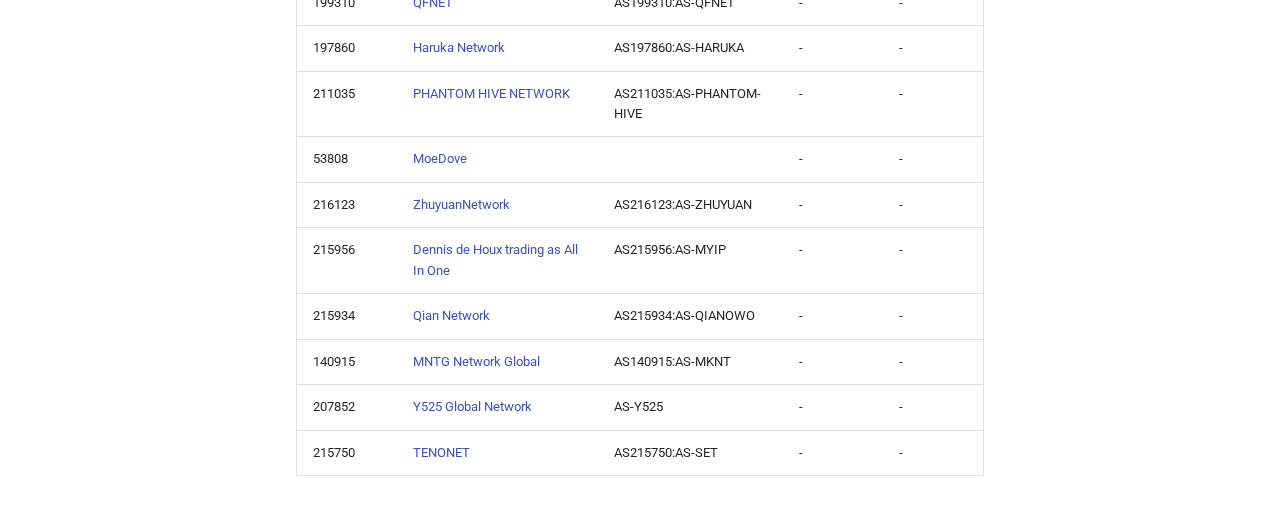
<file: site/members/index.html>
<!doctype html>
<html lang="en" class="no-js">
  <head>
    
      <meta charset="utf-8">
      <meta name="viewport" content="width=device-width,initial-scale=1">
      
      
      
        <link rel="canonical" href="https://ix.poema.eu.org/members/">
      
      
        <link rel="prev" href="../PoP-List-en/">
      
      
        <link rel="next" href="../RS/">
      
      
      <link rel="icon" href="../assets/images/favicon.png">
      <meta name="generator" content="mkdocs-1.6.1, mkdocs-material-9.6.5">
    
    
      
        <title>Member List - Poema IX</title>
      
    
    
      <link rel="stylesheet" href="../assets/stylesheets/main.8608ea7d.min.css">
      
      


    
    
      
    
    
      
        
        
        <link rel="preconnect" href="https://fonts.gstatic.com" crossorigin>
        <link rel="stylesheet" href="https://fonts.googleapis.com/css?family=Roboto:300,300i,400,400i,700,700i%7CRoboto+Mono:400,400i,700,700i&display=fallback">
        <style>:root{--md-text-font:"Roboto";--md-code-font:"Roboto Mono"}</style>
      
    
    
      <link rel="stylesheet" href="../css/hidefooter.css">
    
    <script>__md_scope=new URL("..",location),__md_hash=e=>[...e].reduce(((e,_)=>(e<<5)-e+_.charCodeAt(0)),0),__md_get=(e,_=localStorage,t=__md_scope)=>JSON.parse(_.getItem(t.pathname+"."+e)),__md_set=(e,_,t=localStorage,a=__md_scope)=>{try{t.setItem(a.pathname+"."+e,JSON.stringify(_))}catch(e){}}</script>
    
      

    
    
    
  </head>
  
  
    <body dir="ltr">
  
    
    <input class="md-toggle" data-md-toggle="drawer" type="checkbox" id="__drawer" autocomplete="off">
    <input class="md-toggle" data-md-toggle="search" type="checkbox" id="__search" autocomplete="off">
    <label class="md-overlay" for="__drawer"></label>
    <div data-md-component="skip">
      
        
        <a href="#members" class="md-skip">
          Skip to content
        </a>
      
    </div>
    <div data-md-component="announce">
      
    </div>
    
    
      

  

<header class="md-header md-header--shadow" data-md-component="header">
  <nav class="md-header__inner md-grid" aria-label="Header">
    <a href=".." title="Poema IX" class="md-header__button md-logo" aria-label="Poema IX" data-md-component="logo">
      
  
  <svg xmlns="http://www.w3.org/2000/svg" viewBox="0 0 24 24"><path d="M12 8a3 3 0 0 0 3-3 3 3 0 0 0-3-3 3 3 0 0 0-3 3 3 3 0 0 0 3 3m0 3.54C9.64 9.35 6.5 8 3 8v11c3.5 0 6.64 1.35 9 3.54 2.36-2.19 5.5-3.54 9-3.54V8c-3.5 0-6.64 1.35-9 3.54"/></svg>

    </a>
    <label class="md-header__button md-icon" for="__drawer">
      
      <svg xmlns="http://www.w3.org/2000/svg" viewBox="0 0 24 24"><path d="M3 6h18v2H3zm0 5h18v2H3zm0 5h18v2H3z"/></svg>
    </label>
    <div class="md-header__title" data-md-component="header-title">
      <div class="md-header__ellipsis">
        <div class="md-header__topic">
          <span class="md-ellipsis">
            Poema IX
          </span>
        </div>
        <div class="md-header__topic" data-md-component="header-topic">
          <span class="md-ellipsis">
            
              Member List
            
          </span>
        </div>
      </div>
    </div>
    
    
      <script>var palette=__md_get("__palette");if(palette&&palette.color){if("(prefers-color-scheme)"===palette.color.media){var media=matchMedia("(prefers-color-scheme: light)"),input=document.querySelector(media.matches?"[data-md-color-media='(prefers-color-scheme: light)']":"[data-md-color-media='(prefers-color-scheme: dark)']");palette.color.media=input.getAttribute("data-md-color-media"),palette.color.scheme=input.getAttribute("data-md-color-scheme"),palette.color.primary=input.getAttribute("data-md-color-primary"),palette.color.accent=input.getAttribute("data-md-color-accent")}for(var[key,value]of Object.entries(palette.color))document.body.setAttribute("data-md-color-"+key,value)}</script>
    
    
    
      <label class="md-header__button md-icon" for="__search">
        
        <svg xmlns="http://www.w3.org/2000/svg" viewBox="0 0 24 24"><path d="M9.5 3A6.5 6.5 0 0 1 16 9.5c0 1.61-.59 3.09-1.56 4.23l.27.27h.79l5 5-1.5 1.5-5-5v-.79l-.27-.27A6.52 6.52 0 0 1 9.5 16 6.5 6.5 0 0 1 3 9.5 6.5 6.5 0 0 1 9.5 3m0 2C7 5 5 7 5 9.5S7 14 9.5 14 14 12 14 9.5 12 5 9.5 5"/></svg>
      </label>
      <div class="md-search" data-md-component="search" role="dialog">
  <label class="md-search__overlay" for="__search"></label>
  <div class="md-search__inner" role="search">
    <form class="md-search__form" name="search">
      <input type="text" class="md-search__input" name="query" aria-label="Search" placeholder="Search" autocapitalize="off" autocorrect="off" autocomplete="off" spellcheck="false" data-md-component="search-query" required>
      <label class="md-search__icon md-icon" for="__search">
        
        <svg xmlns="http://www.w3.org/2000/svg" viewBox="0 0 24 24"><path d="M9.5 3A6.5 6.5 0 0 1 16 9.5c0 1.61-.59 3.09-1.56 4.23l.27.27h.79l5 5-1.5 1.5-5-5v-.79l-.27-.27A6.52 6.52 0 0 1 9.5 16 6.5 6.5 0 0 1 3 9.5 6.5 6.5 0 0 1 9.5 3m0 2C7 5 5 7 5 9.5S7 14 9.5 14 14 12 14 9.5 12 5 9.5 5"/></svg>
        
        <svg xmlns="http://www.w3.org/2000/svg" viewBox="0 0 24 24"><path d="M20 11v2H8l5.5 5.5-1.42 1.42L4.16 12l7.92-7.92L13.5 5.5 8 11z"/></svg>
      </label>
      <nav class="md-search__options" aria-label="Search">
        
        <button type="reset" class="md-search__icon md-icon" title="Clear" aria-label="Clear" tabindex="-1">
          
          <svg xmlns="http://www.w3.org/2000/svg" viewBox="0 0 24 24"><path d="M19 6.41 17.59 5 12 10.59 6.41 5 5 6.41 10.59 12 5 17.59 6.41 19 12 13.41 17.59 19 19 17.59 13.41 12z"/></svg>
        </button>
      </nav>
      
    </form>
    <div class="md-search__output">
      <div class="md-search__scrollwrap" tabindex="0" data-md-scrollfix>
        <div class="md-search-result" data-md-component="search-result">
          <div class="md-search-result__meta">
            Initializing search
          </div>
          <ol class="md-search-result__list" role="presentation"></ol>
        </div>
      </div>
    </div>
  </div>
</div>
    
    
      <div class="md-header__source">
        <a href="https://github.com/KSKBpage/KSKB-IX" title="Go to repository" class="md-source" data-md-component="source">
  <div class="md-source__icon md-icon">
    
    <svg xmlns="http://www.w3.org/2000/svg" viewBox="0 0 448 512"><!--! Font Awesome Free 6.7.2 by @fontawesome - https://fontawesome.com License - https://fontawesome.com/license/free (Icons: CC BY 4.0, Fonts: SIL OFL 1.1, Code: MIT License) Copyright 2024 Fonticons, Inc.--><path d="M439.55 236.05 244 40.45a28.87 28.87 0 0 0-40.81 0l-40.66 40.63 51.52 51.52c27.06-9.14 52.68 16.77 43.39 43.68l49.66 49.66c34.23-11.8 61.18 31 35.47 56.69-26.49 26.49-70.21-2.87-56-37.34L240.22 199v121.85c25.3 12.54 22.26 41.85 9.08 55a34.34 34.34 0 0 1-48.55 0c-17.57-17.6-11.07-46.91 11.25-56v-123c-20.8-8.51-24.6-30.74-18.64-45L142.57 101 8.45 235.14a28.86 28.86 0 0 0 0 40.81l195.61 195.6a28.86 28.86 0 0 0 40.8 0l194.69-194.69a28.86 28.86 0 0 0 0-40.81"/></svg>
  </div>
  <div class="md-source__repository">
    GitHub
  </div>
</a>
      </div>
    
  </nav>
  
</header>
    
    <div class="md-container" data-md-component="container">
      
      
        
          
        
      
      <main class="md-main" data-md-component="main">
        <div class="md-main__inner md-grid">
          
            
              
              <div class="md-sidebar md-sidebar--primary" data-md-component="sidebar" data-md-type="navigation" >
                <div class="md-sidebar__scrollwrap">
                  <div class="md-sidebar__inner">
                    



<nav class="md-nav md-nav--primary" aria-label="Navigation" data-md-level="0">
  <label class="md-nav__title" for="__drawer">
    <a href=".." title="Poema IX" class="md-nav__button md-logo" aria-label="Poema IX" data-md-component="logo">
      
  
  <svg xmlns="http://www.w3.org/2000/svg" viewBox="0 0 24 24"><path d="M12 8a3 3 0 0 0 3-3 3 3 0 0 0-3-3 3 3 0 0 0-3 3 3 3 0 0 0 3 3m0 3.54C9.64 9.35 6.5 8 3 8v11c3.5 0 6.64 1.35 9 3.54 2.36-2.19 5.5-3.54 9-3.54V8c-3.5 0-6.64 1.35-9 3.54"/></svg>

    </a>
    Poema IX
  </label>
  
    <div class="md-nav__source">
      <a href="https://github.com/KSKBpage/KSKB-IX" title="Go to repository" class="md-source" data-md-component="source">
  <div class="md-source__icon md-icon">
    
    <svg xmlns="http://www.w3.org/2000/svg" viewBox="0 0 448 512"><!--! Font Awesome Free 6.7.2 by @fontawesome - https://fontawesome.com License - https://fontawesome.com/license/free (Icons: CC BY 4.0, Fonts: SIL OFL 1.1, Code: MIT License) Copyright 2024 Fonticons, Inc.--><path d="M439.55 236.05 244 40.45a28.87 28.87 0 0 0-40.81 0l-40.66 40.63 51.52 51.52c27.06-9.14 52.68 16.77 43.39 43.68l49.66 49.66c34.23-11.8 61.18 31 35.47 56.69-26.49 26.49-70.21-2.87-56-37.34L240.22 199v121.85c25.3 12.54 22.26 41.85 9.08 55a34.34 34.34 0 0 1-48.55 0c-17.57-17.6-11.07-46.91 11.25-56v-123c-20.8-8.51-24.6-30.74-18.64-45L142.57 101 8.45 235.14a28.86 28.86 0 0 0 0 40.81l195.61 195.6a28.86 28.86 0 0 0 40.8 0l194.69-194.69a28.86 28.86 0 0 0 0-40.81"/></svg>
  </div>
  <div class="md-source__repository">
    GitHub
  </div>
</a>
    </div>
  
  <ul class="md-nav__list" data-md-scrollfix>
    
      
      
  
  
  
  
    <li class="md-nav__item">
      <a href=".." class="md-nav__link">
        
  
  <span class="md-ellipsis">
    Poema IX
    
  </span>
  

      </a>
    </li>
  

    
      
      
  
  
  
  
    <li class="md-nav__item">
      <a href="../index-en/" class="md-nav__link">
        
  
  <span class="md-ellipsis">
    Poema IX(EN)
    
  </span>
  

      </a>
    </li>
  

    
      
      
  
  
  
  
    <li class="md-nav__item">
      <a href="../PoP-List/" class="md-nav__link">
        
  
  <span class="md-ellipsis">
    PoP List
    
  </span>
  

      </a>
    </li>
  

    
      
      
  
  
  
  
    <li class="md-nav__item">
      <a href="../PoP-List-en/" class="md-nav__link">
        
  
  <span class="md-ellipsis">
    PoP List(EN)
    
  </span>
  

      </a>
    </li>
  

    
      
      
  
  
    
  
  
  
    <li class="md-nav__item md-nav__item--active">
      
      <input class="md-nav__toggle md-toggle" type="checkbox" id="__toc">
      
      
        
      
      
        <label class="md-nav__link md-nav__link--active" for="__toc">
          
  
  <span class="md-ellipsis">
    Member List
    
  </span>
  

          <span class="md-nav__icon md-icon"></span>
        </label>
      
      <a href="./" class="md-nav__link md-nav__link--active">
        
  
  <span class="md-ellipsis">
    Member List
    
  </span>
  

      </a>
      
        

<nav class="md-nav md-nav--secondary" aria-label="Table of contents">
  
  
  
    
  
  
    <label class="md-nav__title" for="__toc">
      <span class="md-nav__icon md-icon"></span>
      Table of contents
    </label>
    <ul class="md-nav__list" data-md-component="toc" data-md-scrollfix>
      
        <li class="md-nav__item">
  <a href="#as-set" class="md-nav__link">
    <span class="md-ellipsis">
      AS-SET
    </span>
  </a>
  
</li>
      
        <li class="md-nav__item">
  <a href="#connection-status" class="md-nav__link">
    <span class="md-ellipsis">
      Connection status
    </span>
  </a>
  
</li>
      
    </ul>
  
</nav>
      
    </li>
  

    
      
      
  
  
  
  
    <li class="md-nav__item">
      <a href="../RS/" class="md-nav__link">
        
  
  <span class="md-ellipsis">
    Route Server
    
  </span>
  

      </a>
    </li>
  

    
      
      
  
  
  
  
    <li class="md-nav__item">
      <a href="../Virtual-IXP/" class="md-nav__link">
        
  
  <span class="md-ellipsis">
    Virtual IXP
    
  </span>
  

      </a>
    </li>
  

    
      
      
  
  
  
  
    <li class="md-nav__item">
      <a href="https://net.kskb.eu.org" class="md-nav__link">
        
  
  <span class="md-ellipsis">
    Poema Network
    
  </span>
  

      </a>
    </li>
  

    
  </ul>
</nav>
                  </div>
                </div>
              </div>
            
            
              
              <div class="md-sidebar md-sidebar--secondary" data-md-component="sidebar" data-md-type="toc" >
                <div class="md-sidebar__scrollwrap">
                  <div class="md-sidebar__inner">
                    

<nav class="md-nav md-nav--secondary" aria-label="Table of contents">
  
  
  
    
  
  
    <label class="md-nav__title" for="__toc">
      <span class="md-nav__icon md-icon"></span>
      Table of contents
    </label>
    <ul class="md-nav__list" data-md-component="toc" data-md-scrollfix>
      
        <li class="md-nav__item">
  <a href="#as-set" class="md-nav__link">
    <span class="md-ellipsis">
      AS-SET
    </span>
  </a>
  
</li>
      
        <li class="md-nav__item">
  <a href="#connection-status" class="md-nav__link">
    <span class="md-ellipsis">
      Connection status
    </span>
  </a>
  
</li>
      
    </ul>
  
</nav>
                  </div>
                </div>
              </div>
            
          
          
            <div class="md-content" data-md-component="content">
              <article class="md-content__inner md-typeset">
                
                  


  
  


<h1 id="members">Members</h1>
<h2 id="as-set">AS-SET</h2>
<ul>
<li>All members: <a href="https://apps.db.ripe.net/db-web-ui/lookup?source=RIPE&amp;type=as-set&amp;key=AS-KSKB-IX">AS-KSKB-IX</a></li>
<li>RS Regular 1 connected members: <a href="https://apps.db.ripe.net/db-web-ui/lookup?source=RIPE&amp;type=as-set&amp;key=AS-KSKB-IX-RS1">AS-KSKB-IX-RS1</a></li>
<li>RS Transitable connected members: <a href="https://apps.db.ripe.net/db-web-ui/lookup?source=RIPE&amp;type=as-set&amp;key=AS-KSKB-IX-RS2">AS-KSKB-IX-RS2</a></li>
</ul>
<h2 id="connection-status">Connection status</h2>
<p>For real time data, check out our <a href="https://ixlg.kskb.eu.org/">Looking Glass</a></p>
<table>
<thead>
<tr>
<th>ASN</th>
<th>Name</th>
<th>AS-SET</th>
<th>RS R1</th>
<th>RS T</th>
</tr>
</thead>
<tbody>
<tr>
<td>199594</td>
<td><a href="https://bgp.tools/as/199594">Poema IX RS</a></td>
<td></td>
<td RS="RSR1" neigh_ip="fe80::1000:199:594">-</td>
<td RS="RST" neigh_ip="fe80::1000:199:594">-</td>
</tr>
<tr>
<td>207705</td>
<td><a href="https://bgp.tools/as/207705">JK-Network</a></td>
<td>AS-JKNET</td>
<td RS="RSR1" neigh_ip="fe80::207:705">-</td>
<td RS="RST" neigh_ip="fe80::207:705">-</td>
</tr>
<tr>
<td>57481</td>
<td><a href="https://bgp.tools/as/57481">Haonan Yang</a></td>
<td></td>
<td RS="RSR1" neigh_ip="2404:f4c0:f70e:1980::57:481">-</td>
<td RS="RST" neigh_ip="2404:f4c0:f70e:1980::57:481">-</td>
</tr>
<tr>
<td>213262</td>
<td><a href="https://bgp.tools/as/213262">Moe Overflow Electric</a></td>
<td>AS-CUTE</td>
<td RS="RSR1" neigh_ip="fe80::213:262">-</td>
<td RS="RST" neigh_ip="fe80::213:262">-</td>
</tr>
<tr>
<td>61302</td>
<td><a href="https://bgp.tools/as/61302">HUIZE-NET</a></td>
<td>AS-HUIZE</td>
<td RS="RSR1" neigh_ip="fe80::61:302">-</td>
<td RS="RST" neigh_ip="fe80::61:302">-</td>
</tr>
<tr>
<td>141237</td>
<td><a href="https://bgp.tools/as/141237">Moecast Network</a></td>
<td>AS-MOEC</td>
<td RS="RSR1" neigh_ip="2404:f4c0:f70e:1980::141:237">-</td>
<td RS="RST" neigh_ip="2404:f4c0:f70e:1980::141:237">-</td>
</tr>
<tr>
<td>139317</td>
<td><a href="https://bgp.tools/as/139317">ZX Network</a></td>
<td>AS-ZXINC</td>
<td RS="RSR1" neigh_ip="fe80::139:317">-</td>
<td RS="RST" neigh_ip="fe80::139:317">-</td>
</tr>
<tr>
<td>7721</td>
<td><a href="https://bgp.tools/as/7721">Qin Cloud Networks</a></td>
<td>APNIC::AS-QINCLOUD</td>
<td RS="RSR1" neigh_ip="fe80::7721">-</td>
<td RS="RST" neigh_ip="fe80::7721">-</td>
</tr>
<tr>
<td>209306</td>
<td><a href="https://bgp.tools/as/209306">SohaNET</a></td>
<td>AS209306:AS-SET</td>
<td RS="RSR1" neigh_ip="2404:f4c0:f70e:1980::209:306">-</td>
<td RS="RST" neigh_ip="2404:f4c0:f70e:1980::209:306">-</td>
</tr>
<tr>
<td>139328</td>
<td><a href="https://bgp.tools/as/139328">Haima Global Network</a></td>
<td>RIPE::AS-MOEBEE-CN</td>
<td RS="RSR1" neigh_ip="fe80::139:328">-</td>
<td RS="RST" neigh_ip="fe80::139:328">-</td>
</tr>
<tr>
<td>142551</td>
<td><a href="https://bgp.tools/as/142551">Azurite27 Network</a></td>
<td></td>
<td RS="RSR1" neigh_ip="fe80::142:551">-</td>
<td RS="RST" neigh_ip="fe80::142:551">-</td>
</tr>
<tr>
<td>140731</td>
<td><a href="https://bgp.tools/as/140731">TOHU Public Internet</a></td>
<td>RIPE::AS-TOHUNET</td>
<td RS="RSR1" neigh_ip="fe80::140:731">-</td>
<td RS="RST" neigh_ip="fe80::140:731">-</td>
</tr>
<tr>
<td>142281</td>
<td><a href="https://bgp.tools/as/142281">Yuuta Network</a></td>
<td></td>
<td RS="RSR1" neigh_ip="fe80::142:281">-</td>
<td RS="RST" neigh_ip="fe80::142:281">-</td>
</tr>
<tr>
<td>208223</td>
<td><a href="https://bgp.tools/as/208223">Foxo.tw's ASN</a></td>
<td>AS208223:AS-ALL</td>
<td RS="RSR1" neigh_ip="fe80::208:223">-</td>
<td RS="RST" neigh_ip="fe80::208:223">-</td>
</tr>
<tr>
<td>212483</td>
<td><a href="https://bgp.tools/as/212483">Level 86 Network</a></td>
<td>RIPE::AS-86</td>
<td RS="RSR1" neigh_ip="fe80::212:483">-</td>
<td RS="RST" neigh_ip="fe80::212:483">-</td>
</tr>
<tr>
<td>210932</td>
<td><a href="https://bgp.tools/as/210932">Chess Network Services</a></td>
<td>AS-CHESSKUO</td>
<td RS="RSR1" neigh_ip="fe80::210:932">-</td>
<td RS="RST" neigh_ip="fe80::210:932">-</td>
</tr>
<tr>
<td>12198</td>
<td><a href="https://bgp.tools/as/12198">JSMSR</a></td>
<td>AS-JSMSR</td>
<td RS="RSR1" neigh_ip="fe80::12:198">-</td>
<td RS="RST" neigh_ip="fe80::12:198">-</td>
</tr>
<tr>
<td>212357</td>
<td><a href="https://bgp.tools/as/212357">Leko Internet Individual</a></td>
<td>AS-LEKO</td>
<td RS="RSR1" neigh_ip="2404:f4c0:f70e:1980::212:357">-</td>
<td RS="RST" neigh_ip="2404:f4c0:f70e:1980::212:357">-</td>
</tr>
<tr>
<td>17415</td>
<td><a href="https://bgp.tools/as/17415">Ming Yi Tea Farm</a></td>
<td>AS-Sciuridae</td>
<td RS="RSR1" neigh_ip="2404:f4c0:f70e:1980::17:415">-</td>
<td RS="RST" neigh_ip="2404:f4c0:f70e:1980::17:415">-</td>
</tr>
<tr>
<td>209554</td>
<td><a href="https://bgp.tools/as/209554">MercyCloud Network</a></td>
<td>AS-MERCYCLOUD</td>
<td RS="RSR1" neigh_ip="2404:f4c0:f70e:1980::209:554">-</td>
<td RS="RST" neigh_ip="2404:f4c0:f70e:1980::209:554">-</td>
</tr>
<tr>
<td>149835</td>
<td><a href="https://bgp.tools/as/149835">HUAJINET Internet</a></td>
<td>AS149835:AS-ALL</td>
<td RS="RSR1" neigh_ip="fe80::149:835">-</td>
<td RS="RST" neigh_ip="fe80::149:835">-</td>
</tr>
<tr>
<td>60326</td>
<td><a href="https://bgp.tools/as/60326">MrSheepNET</a></td>
<td>AS-MrSheep</td>
<td RS="RSR1" neigh_ip="2404:f4c0:f70e:1980::60:326">-</td>
<td RS="RST" neigh_ip="2404:f4c0:f70e:1980::60:326">-</td>
</tr>
<tr>
<td>142055</td>
<td><a href="https://bgp.tools/as/142055">Anillc Network</a></td>
<td>AS-ANILLC</td>
<td RS="RSR1" neigh_ip="fe80::142:55">-</td>
<td RS="RST" neigh_ip="fe80::142:55">-</td>
</tr>
<tr>
<td>203472</td>
<td><a href="https://bgp.tools/as/203472">Poema Network(EU)</a></td>
<td>AS-POEMA</td>
<td RS="RSR1" neigh_ip="fe80::203:472">-</td>
<td RS="RST" neigh_ip="fe80::203:472">-</td>
</tr>
<tr>
<td>205603</td>
<td><a href="https://bgp.tools/as/205603">Wolf Network Lab</a></td>
<td>AS-WOLFLAB</td>
<td RS="RSR1" neigh_ip="2404:f4c0:f70e:1980::205:603">-</td>
<td RS="RST" neigh_ip="2404:f4c0:f70e:1980::205:603">-</td>
</tr>
<tr>
<td>57429</td>
<td><a href="https://bgp.tools/as/57429">Haraguroicha Internet Services</a></td>
<td>AS-HARAGUROICHA</td>
<td RS="RSR1" neigh_ip="2404:f4c0:f70e:1980::57:429">-</td>
<td RS="RST" neigh_ip="2404:f4c0:f70e:1980::57:429">-</td>
</tr>
<tr>
<td>204508</td>
<td><a href="https://bgp.tools/as/204508">Gatterer Manuel</a></td>
<td>AS-MLGT</td>
<td RS="RSR1" neigh_ip="fe80::204:508">-</td>
<td RS="RST" neigh_ip="fe80::204:508">-</td>
</tr>
<tr>
<td>203314</td>
<td><a href="https://bgp.tools/as/203314">Hats Network</a></td>
<td>AS-HATSNET</td>
<td RS="RSR1" neigh_ip="fe80::203:314">-</td>
<td RS="RST" neigh_ip="fe80::203:314">-</td>
</tr>
<tr>
<td>212154</td>
<td><a href="https://bgp.tools/as/212154">Saru Network 🤔</a></td>
<td>AS-SARUNETWORK</td>
<td RS="RSR1" neigh_ip="fe80::212:154">-</td>
<td RS="RST" neigh_ip="fe80::212:154">-</td>
</tr>
<tr>
<td>131171</td>
<td><a href="https://bgp.tools/as/131171">Everlife Networks</a></td>
<td>APNIC::AS-SET-AS131171</td>
<td RS="RSR1" neigh_ip="fe80::131:171">-</td>
<td RS="RST" neigh_ip="fe80::131:171">-</td>
</tr>
<tr>
<td>202952</td>
<td><a href="https://bgp.tools/as/202952">Bandura Communications</a></td>
<td>AS-BANDURA-SET</td>
<td RS="RSR1" neigh_ip="fe80::202:952">-</td>
<td RS="RST" neigh_ip="fe80::202:952">-</td>
</tr>
<tr>
<td>57406</td>
<td><a href="https://bgp.tools/as/57406">Zero Distance</a></td>
<td>AS-ZERODISTANCE</td>
<td RS="RSR1" neigh_ip="fe80::57:406">-</td>
<td RS="RST" neigh_ip="fe80::57:406">-</td>
</tr>
<tr>
<td>205329</td>
<td><a href="https://bgp.tools/as/205329">Muilties Network</a></td>
<td>AS-MUILTIES</td>
<td RS="RSR1" neigh_ip="2404:f4c0:f70e:1980::205:329">-</td>
<td RS="RST" neigh_ip="2404:f4c0:f70e:1980::205:329">-</td>
</tr>
<tr>
<td>210000</td>
<td><a href="https://bgp.tools/as/210000">DAOport OU</a></td>
<td>AS-DAOPORT</td>
<td RS="RSR1" neigh_ip="2404:f4c0:f70e:1980::210:0">-</td>
<td RS="RST" neigh_ip="2404:f4c0:f70e:1980::210:0">-</td>
</tr>
<tr>
<td>202939</td>
<td><a href="https://bgp.tools/as/202939">Chimon Network</a></td>
<td>AS-CHIMON</td>
<td RS="RSR1" neigh_ip="fe80::202:939">-</td>
<td RS="RST" neigh_ip="fe80::202:939">-</td>
</tr>
<tr>
<td>202776</td>
<td><a href="https://bgp.tools/as/202776">Moeclub ltd</a></td>
<td>AS-MOECLUB</td>
<td RS="RSR1" neigh_ip="2404:f4c0:f70e:1980::202:776">-</td>
<td RS="RST" neigh_ip="2404:f4c0:f70e:1980::202:776">-</td>
</tr>
<tr>
<td>207268</td>
<td><a href="https://bgp.tools/as/207268">Strategic Explorations</a></td>
<td>AS-STREXP</td>
<td RS="RSR1" neigh_ip="fe80::207:268">-</td>
<td RS="RST" neigh_ip="fe80::207:268">-</td>
</tr>
<tr>
<td>201217</td>
<td><a href="https://bgp.tools/as/201217">RADISHCLOUD TECHNOLOGY</a></td>
<td>AS-RADISH</td>
<td RS="RSR1" neigh_ip="fe80::201:217">-</td>
<td RS="RST" neigh_ip="fe80::201:217">-</td>
</tr>
<tr>
<td>138435</td>
<td><a href="https://bgp.tools/as/138435">YuetAu Network</a></td>
<td>AS-YUETAU</td>
<td RS="RSR1" neigh_ip="fe80::138:435">-</td>
<td RS="RST" neigh_ip="fe80::138:435">-</td>
</tr>
<tr>
<td>142427</td>
<td><a href="https://bgp.tools/as/142427">Meson Global Network</a></td>
<td>AS-MESON-SELF</td>
<td RS="RSR1" neigh_ip="fe80::142:427">-</td>
<td RS="RST" neigh_ip="fe80::142:427">-</td>
</tr>
<tr>
<td>142164</td>
<td><a href="https://bgp.tools/as/142164">GoldDoge Networks</a></td>
<td>AS-142164</td>
<td RS="RSR1" neigh_ip="2404:f4c0:f70e:1980::142:164">-</td>
<td RS="RST" neigh_ip="2404:f4c0:f70e:1980::142:164">-</td>
</tr>
<tr>
<td>203236</td>
<td><a href="https://bgp.tools/as/203236">Lily Network</a></td>
<td>AS-LILY</td>
<td RS="RSR1" neigh_ip="fe80::203:236">-</td>
<td RS="RST" neigh_ip="fe80::203:236">-</td>
</tr>
<tr>
<td>200536</td>
<td><a href="https://bgp.tools/as/200536">186526 Network</a></td>
<td>AS-NET186</td>
<td RS="RSR1" neigh_ip="fe80::200:536">-</td>
<td RS="RST" neigh_ip="fe80::200:536">-</td>
</tr>
<tr>
<td>210445</td>
<td><a href="https://bgp.tools/as/210445">CRE Network</a></td>
<td>AS-CRENET</td>
<td RS="RSR1" neigh_ip="fe80::210:445">-</td>
<td RS="RST" neigh_ip="fe80::210:445">-</td>
</tr>
<tr>
<td>62246</td>
<td><a href="https://bgp.tools/as/62246">WJY Network</a></td>
<td>AS-WJY</td>
<td RS="RSR1" neigh_ip="fe80::62:246">-</td>
<td RS="RST" neigh_ip="fe80::62:246">-</td>
</tr>
<tr>
<td>199613</td>
<td><a href="https://bgp.tools/as/199613">Bling Network</a></td>
<td>ARIN::AS-BLING</td>
<td RS="RSR1" neigh_ip="fe80::199:613">-</td>
<td RS="RST" neigh_ip="fe80::199:613">-</td>
</tr>
<tr>
<td>23347</td>
<td><a href="https://bgp.tools/as/23347">ZYC Network</a></td>
<td>AS-ZYC</td>
<td RS="RSR1" neigh_ip="fe80::23:347">-</td>
<td RS="RST" neigh_ip="fe80::23:347">-</td>
</tr>
<tr>
<td>30114</td>
<td><a href="https://bgp.tools/as/30114">Decima LLC</a></td>
<td>AS30114:AS-DECIMA</td>
<td RS="RSR1" neigh_ip="fe80::30:114">-</td>
<td RS="RST" neigh_ip="fe80::30:114">-</td>
</tr>
<tr>
<td>139888</td>
<td><a href="https://bgp.tools/as/139888">Time Network</a></td>
<td></td>
<td RS="RSR1" neigh_ip="2404:f4c0:f70e:1980::139:888">-</td>
<td RS="RST" neigh_ip="2404:f4c0:f70e:1980::139:888">-</td>
</tr>
<tr>
<td>150184</td>
<td><a href="https://bgp.tools/as/150184">OwONet</a></td>
<td></td>
<td RS="RSR1" neigh_ip="fe80::150:184">-</td>
<td RS="RST" neigh_ip="fe80::150:184">-</td>
</tr>
<tr>
<td>27010</td>
<td><a href="https://bgp.tools/as/27010">23751 NET</a></td>
<td></td>
<td RS="RSR1" neigh_ip="fe80::27:10">-</td>
<td RS="RST" neigh_ip="fe80::27:10">-</td>
</tr>
<tr>
<td>60900</td>
<td><a href="https://bgp.tools/as/60900">Ssmidge LLC</a></td>
<td>RIPE::AS60900:AS-MAIN</td>
<td RS="RSR1" neigh_ip="2404:f4c0:f70e:1980::60:900">-</td>
<td RS="RST" neigh_ip="2404:f4c0:f70e:1980::60:900">-</td>
</tr>
<tr>
<td>44324</td>
<td><a href="https://bgp.tools/as/44324">Pigeon Network</a></td>
<td>AS44324:AS-MD</td>
<td RS="RSR1" neigh_ip="fe80::44:324">-</td>
<td RS="RST" neigh_ip="fe80::44:324">-</td>
</tr>
<tr>
<td>18428</td>
<td><a href="https://bgp.tools/as/18428">Mercycat Network</a></td>
<td>AS18428:AS-MERCYCAT</td>
<td RS="RSR1" neigh_ip="2404:f4c0:f70e:1980::18:428">-</td>
<td RS="RST" neigh_ip="2404:f4c0:f70e:1980::18:428">-</td>
</tr>
<tr>
<td>208747</td>
<td><a href="https://bgp.tools/as/208747">Dragon Network</a></td>
<td>AS208747:AS-DRAGONET</td>
<td RS="RSR1" neigh_ip="fe80::208:747">-</td>
<td RS="RST" neigh_ip="fe80::208:747">-</td>
</tr>
<tr>
<td>142553</td>
<td><a href="https://bgp.tools/as/142553">AIRS Network</a></td>
<td></td>
<td RS="RSR1" neigh_ip="2404:f4c0:f70e:1980::142:553">-</td>
<td RS="RST" neigh_ip="2404:f4c0:f70e:1980::142:553">-</td>
</tr>
<tr>
<td>151674</td>
<td><a href="https://bgp.tools/as/151674">HYU-NET</a></td>
<td>AS151674:AS-HYUNET</td>
<td RS="RSR1" neigh_ip="fe80::151:674">-</td>
<td RS="RST" neigh_ip="fe80::151:674">-</td>
</tr>
<tr>
<td>202881</td>
<td><a href="https://bgp.tools/as/202881">MTS Network</a></td>
<td>AS-MTSN</td>
<td RS="RSR1" neigh_ip="2404:f4c0:f70e:1980::202:881">-</td>
<td RS="RST" neigh_ip="2404:f4c0:f70e:1980::202:881">-</td>
</tr>
<tr>
<td>199310</td>
<td><a href="https://bgp.tools/as/199310">QFNET</a></td>
<td>AS199310:AS-QFNET</td>
<td RS="RSR1" neigh_ip="fe80::199:310">-</td>
<td RS="RST" neigh_ip="fe80::199:310">-</td>
</tr>
<tr>
<td>197860</td>
<td><a href="https://bgp.tools/as/197860">Haruka Network</a></td>
<td>AS197860:AS-HARUKA</td>
<td RS="RSR1" neigh_ip="fe80::197:860">-</td>
<td RS="RST" neigh_ip="fe80::197:860">-</td>
</tr>
<tr>
<td>211035</td>
<td><a href="https://bgp.tools/as/211035">PHANTOM HIVE NETWORK</a></td>
<td>AS211035:AS-PHANTOM-HIVE</td>
<td RS="RSR1" neigh_ip="fe80::211:35">-</td>
<td RS="RST" neigh_ip="fe80::211:35">-</td>
</tr>
<tr>
<td>53808</td>
<td><a href="https://bgp.tools/as/53808">MoeDove</a></td>
<td></td>
<td RS="RSR1" neigh_ip="fe80::53:808">-</td>
<td RS="RST" neigh_ip="fe80::53:808">-</td>
</tr>
<tr>
<td>216123</td>
<td><a href="https://bgp.tools/as/216123">ZhuyuanNetwork</a></td>
<td>AS216123:AS-ZHUYUAN</td>
<td RS="RSR1" neigh_ip="2404:f4c0:f70e:1980::216:123">-</td>
<td RS="RST" neigh_ip="2404:f4c0:f70e:1980::216:123">-</td>
</tr>
<tr>
<td>215956</td>
<td><a href="https://bgp.tools/as/215956">Dennis de Houx trading as All In One</a></td>
<td>AS215956:AS-MYIP</td>
<td RS="RSR1" neigh_ip="2404:f4c0:f70e:1980::215:956">-</td>
<td RS="RST" neigh_ip="2404:f4c0:f70e:1980::215:956">-</td>
</tr>
<tr>
<td>215934</td>
<td><a href="https://bgp.tools/as/215934">Qian Network</a></td>
<td>AS215934:AS-QIANOWO</td>
<td RS="RSR1" neigh_ip="2404:f4c0:f70e:1980::215:934">-</td>
<td RS="RST" neigh_ip="2404:f4c0:f70e:1980::215:934">-</td>
</tr>
<tr>
<td>140915</td>
<td><a href="https://bgp.tools/as/140915">MNTG Network Global</a></td>
<td>AS140915:AS-MKNT</td>
<td RS="RSR1" neigh_ip="fe80::140:915">-</td>
<td RS="RST" neigh_ip="fe80::140:915">-</td>
</tr>
<tr>
<td>207852</td>
<td><a href="https://bgp.tools/as/207852">Y525 Global Network</a></td>
<td>AS-Y525</td>
<td RS="RSR1" neigh_ip="fe80::207:852">-</td>
<td RS="RST" neigh_ip="fe80::207:852">-</td>
</tr>
<tr>
<td>215750</td>
<td><a href="https://bgp.tools/as/215750">TENONET</a></td>
<td>AS215750:AS-SET</td>
<td RS="RSR1" neigh_ip="2404:f4c0:f70e:1980::215:750">-</td>
<td RS="RST" neigh_ip="2404:f4c0:f70e:1980::215:750">-</td>
</tr>
</tbody>
</table>
<script>
let rs_list = ["RSR1:2404:f4c0:f70e:1980::1:1","RST:2404:f4c0:f70e:1980::2:1"];
let lg_baseurl = "https://ixlg.kskb.eu.org/";
let lg_json_api = "https://ixlgjson.poema.net.eu.org/bird?RS=";

function get_state_url(num,name,type,proxy_url,baseurl){
    if (num === 0){
        type = "detail";
    }
    return `${baseurl}/${type}/${proxy_url}/${name}`;
}
async function render_mamber_list(rs_info){
    let rs_parts = rs_info.split(':');
    let [rs_name, proxy_url] = [rs_parts[0], rs_parts.slice(1).join(':')];
    let ixlg_api_resilt = await fetch(lg_json_api + rs_name);
    let clients = await ixlg_api_resilt.json();
    for (client of clients){
        let table_block = document.querySelectorAll(`[rs="${rs_name}"][neigh_ip="${client.addr.remote}"]` )[0]
        if ( table_block === undefined){ 
            console.log(`[rs="${rs_name}"][neigh_ip="${client.addr.remote}"]`);
            continue;
        };
        if ( client.state !== "Established" ){
            table_block.innerHTML = "-".link(get_state_url(0,client.name,"detail",proxy_url,lg_baseurl))
            continue;
        };
        let num_i = client.route.ipv6.imported;
        let num_f = client.route.ipv6.filtered;
        table_block.innerHTML = num_i.toString().link(get_state_url(num_i,client.name,"route_from_protocol_all",proxy_url,lg_baseurl)) + "," + 
        num_f.toString().link(get_state_url(num_f,client.name,"route_filtered_from_protocol_all",proxy_url,lg_baseurl));
    };
};
for( rs_info of rs_list){
    render_mamber_list(rs_info);
}
window.setInterval(function(){
    for( rs_info of rs_list){
        render_mamber_list(rs_info);
    }
}, 5000);
</script>












                
              </article>
            </div>
          
          
  <script>var tabs=__md_get("__tabs");if(Array.isArray(tabs))e:for(var set of document.querySelectorAll(".tabbed-set")){var labels=set.querySelector(".tabbed-labels");for(var tab of tabs)for(var label of labels.getElementsByTagName("label"))if(label.innerText.trim()===tab){var input=document.getElementById(label.htmlFor);input.checked=!0;continue e}}</script>

<script>var target=document.getElementById(location.hash.slice(1));target&&target.name&&(target.checked=target.name.startsWith("__tabbed_"))</script>
        </div>
        
      </main>
      
        <footer class="md-footer">
  
  <div class="md-footer-meta md-typeset">
    <div class="md-footer-meta__inner md-grid">
      <div class="md-copyright">
  
  
    Made with
    <a href="https://squidfunk.github.io/mkdocs-material/" target="_blank" rel="noopener">
      Material for MkDocs
    </a>
  
</div>
      
    </div>
  </div>
</footer>
      
    </div>
    <div class="md-dialog" data-md-component="dialog">
      <div class="md-dialog__inner md-typeset"></div>
    </div>
    
    
    <script id="__config" type="application/json">{"base": "..", "features": ["content.tabs.link"], "search": "../assets/javascripts/workers/search.f8cc74c7.min.js", "translations": {"clipboard.copied": "Copied to clipboard", "clipboard.copy": "Copy to clipboard", "search.result.more.one": "1 more on this page", "search.result.more.other": "# more on this page", "search.result.none": "No matching documents", "search.result.one": "1 matching document", "search.result.other": "# matching documents", "search.result.placeholder": "Type to start searching", "search.result.term.missing": "Missing", "select.version": "Select version"}}</script>
    
    
      <script src="../assets/javascripts/bundle.f1b6f286.min.js"></script>
      
    
  </body>
</html>
</file>
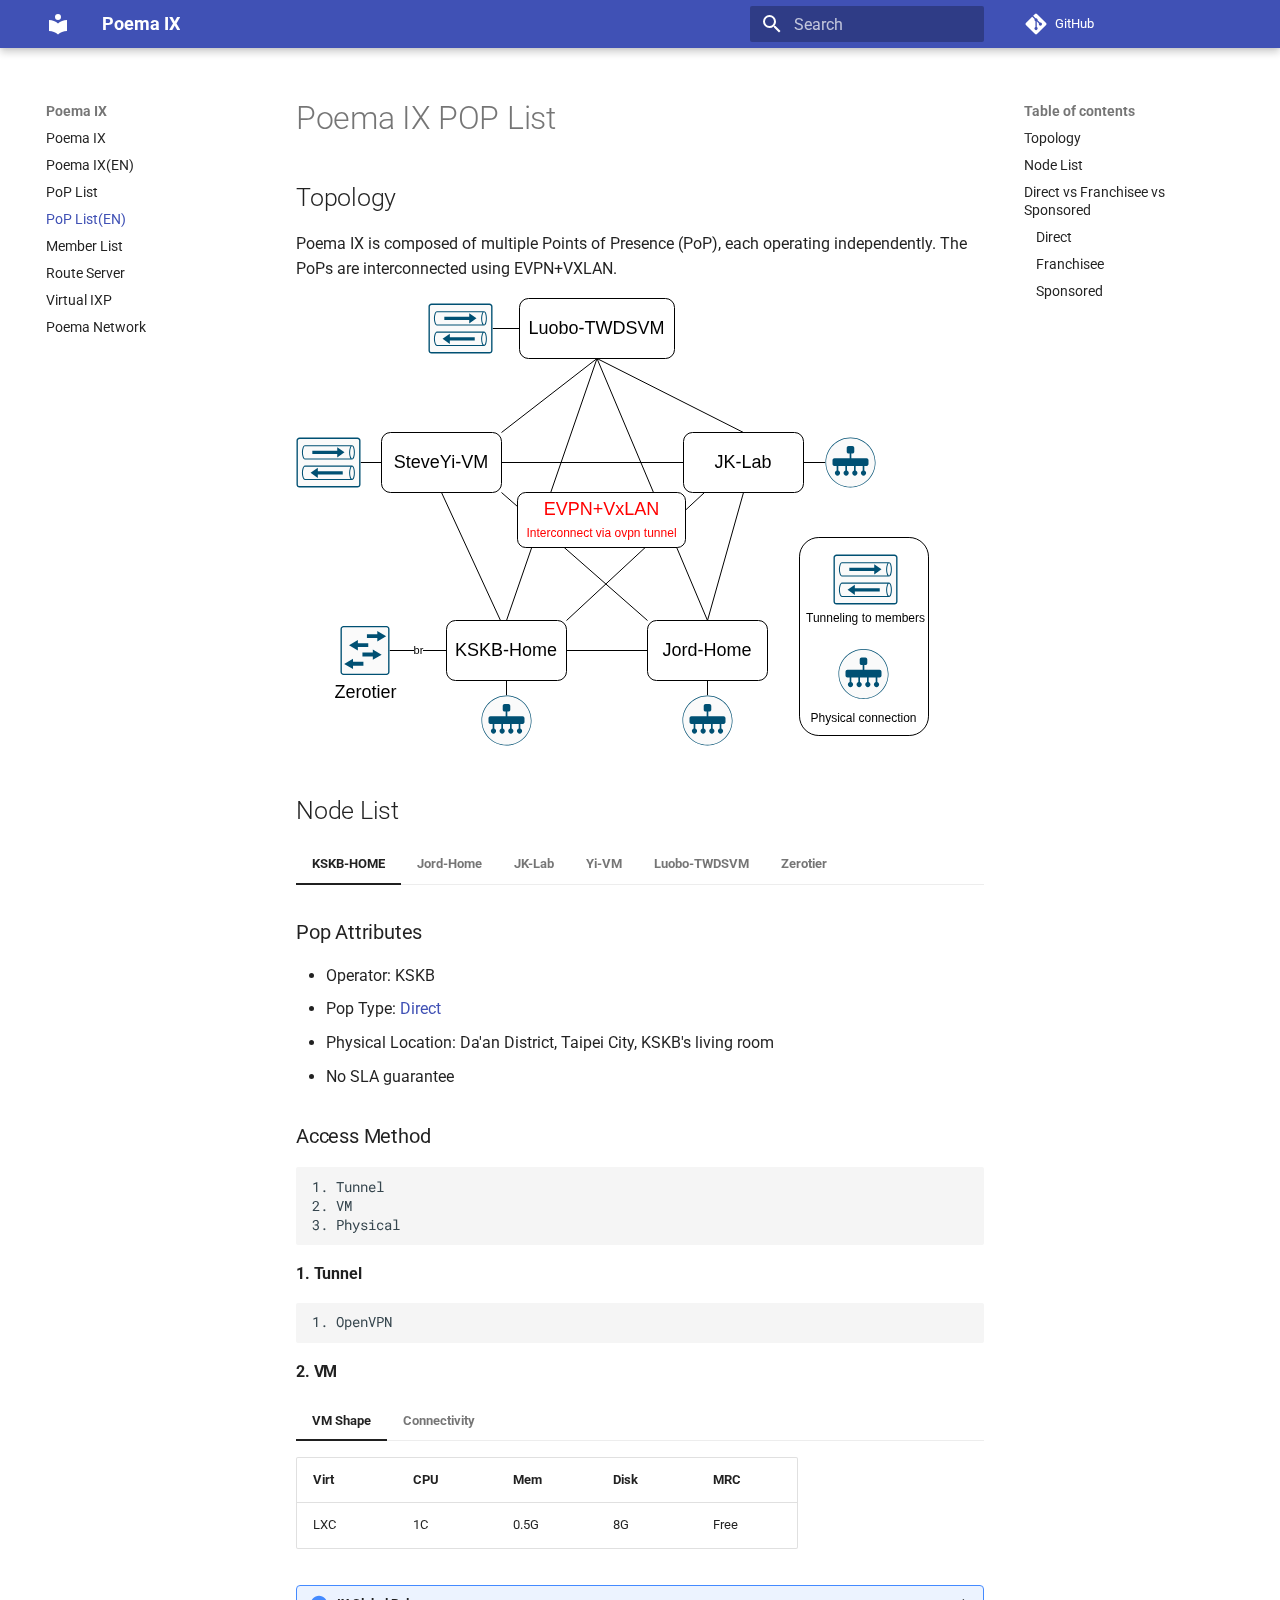
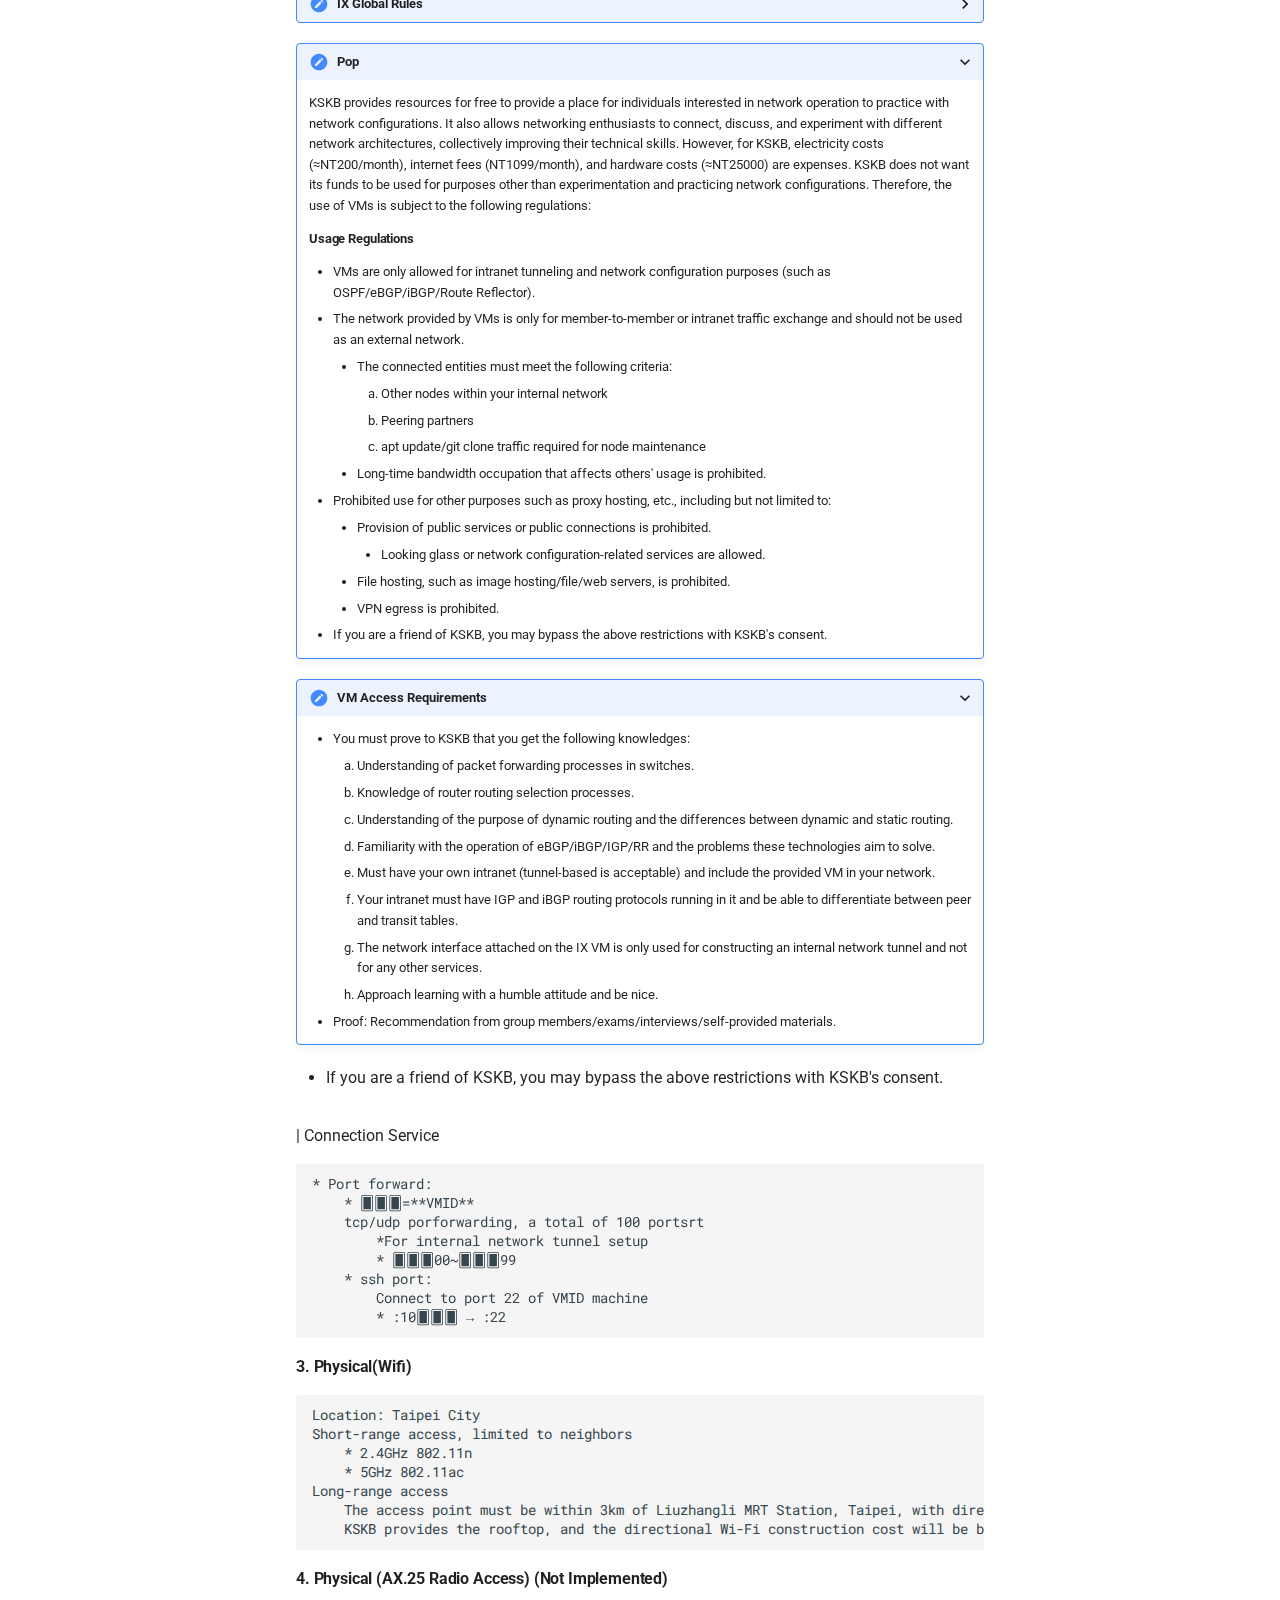
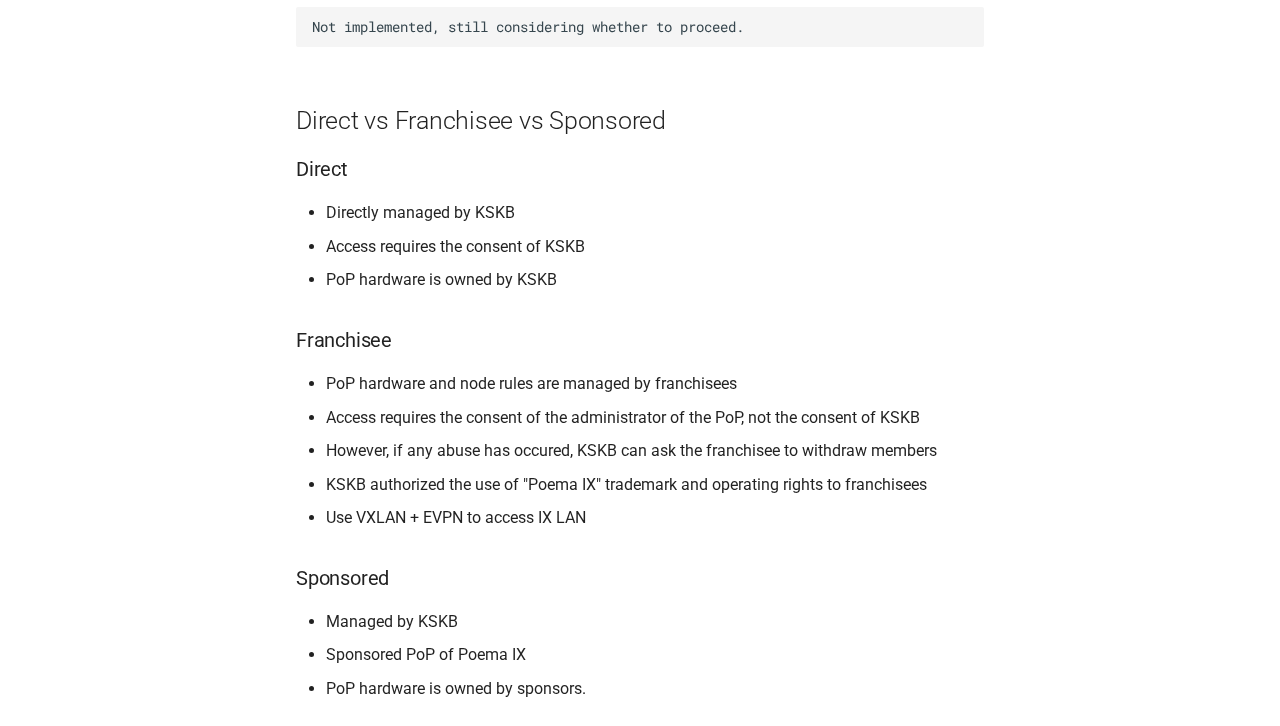
<file: site/PoP-List-en/index.html>
<!doctype html>
<html lang="en" class="no-js">
  <head>
    
      <meta charset="utf-8">
      <meta name="viewport" content="width=device-width,initial-scale=1">
      
      
      
        <link rel="canonical" href="https://ix.poema.eu.org/PoP-List-en/">
      
      
        <link rel="prev" href="../PoP-List/">
      
      
        <link rel="next" href="../members/">
      
      
      <link rel="icon" href="../assets/images/favicon.png">
      <meta name="generator" content="mkdocs-1.6.1, mkdocs-material-9.6.5">
    
    
      
        <title>PoP List(EN) - Poema IX</title>
      
    
    
      <link rel="stylesheet" href="../assets/stylesheets/main.8608ea7d.min.css">
      
      


    
    
      
    
    
      
        
        
        <link rel="preconnect" href="https://fonts.gstatic.com" crossorigin>
        <link rel="stylesheet" href="https://fonts.googleapis.com/css?family=Roboto:300,300i,400,400i,700,700i%7CRoboto+Mono:400,400i,700,700i&display=fallback">
        <style>:root{--md-text-font:"Roboto";--md-code-font:"Roboto Mono"}</style>
      
    
    
      <link rel="stylesheet" href="../css/hidefooter.css">
    
    <script>__md_scope=new URL("..",location),__md_hash=e=>[...e].reduce(((e,_)=>(e<<5)-e+_.charCodeAt(0)),0),__md_get=(e,_=localStorage,t=__md_scope)=>JSON.parse(_.getItem(t.pathname+"."+e)),__md_set=(e,_,t=localStorage,a=__md_scope)=>{try{t.setItem(a.pathname+"."+e,JSON.stringify(_))}catch(e){}}</script>
    
      

    
    
    
  </head>
  
  
    <body dir="ltr">
  
    
    <input class="md-toggle" data-md-toggle="drawer" type="checkbox" id="__drawer" autocomplete="off">
    <input class="md-toggle" data-md-toggle="search" type="checkbox" id="__search" autocomplete="off">
    <label class="md-overlay" for="__drawer"></label>
    <div data-md-component="skip">
      
        
        <a href="#poema-ix-pop-list" class="md-skip">
          Skip to content
        </a>
      
    </div>
    <div data-md-component="announce">
      
    </div>
    
    
      

  

<header class="md-header md-header--shadow" data-md-component="header">
  <nav class="md-header__inner md-grid" aria-label="Header">
    <a href=".." title="Poema IX" class="md-header__button md-logo" aria-label="Poema IX" data-md-component="logo">
      
  
  <svg xmlns="http://www.w3.org/2000/svg" viewBox="0 0 24 24"><path d="M12 8a3 3 0 0 0 3-3 3 3 0 0 0-3-3 3 3 0 0 0-3 3 3 3 0 0 0 3 3m0 3.54C9.64 9.35 6.5 8 3 8v11c3.5 0 6.64 1.35 9 3.54 2.36-2.19 5.5-3.54 9-3.54V8c-3.5 0-6.64 1.35-9 3.54"/></svg>

    </a>
    <label class="md-header__button md-icon" for="__drawer">
      
      <svg xmlns="http://www.w3.org/2000/svg" viewBox="0 0 24 24"><path d="M3 6h18v2H3zm0 5h18v2H3zm0 5h18v2H3z"/></svg>
    </label>
    <div class="md-header__title" data-md-component="header-title">
      <div class="md-header__ellipsis">
        <div class="md-header__topic">
          <span class="md-ellipsis">
            Poema IX
          </span>
        </div>
        <div class="md-header__topic" data-md-component="header-topic">
          <span class="md-ellipsis">
            
              PoP List(EN)
            
          </span>
        </div>
      </div>
    </div>
    
    
      <script>var palette=__md_get("__palette");if(palette&&palette.color){if("(prefers-color-scheme)"===palette.color.media){var media=matchMedia("(prefers-color-scheme: light)"),input=document.querySelector(media.matches?"[data-md-color-media='(prefers-color-scheme: light)']":"[data-md-color-media='(prefers-color-scheme: dark)']");palette.color.media=input.getAttribute("data-md-color-media"),palette.color.scheme=input.getAttribute("data-md-color-scheme"),palette.color.primary=input.getAttribute("data-md-color-primary"),palette.color.accent=input.getAttribute("data-md-color-accent")}for(var[key,value]of Object.entries(palette.color))document.body.setAttribute("data-md-color-"+key,value)}</script>
    
    
    
      <label class="md-header__button md-icon" for="__search">
        
        <svg xmlns="http://www.w3.org/2000/svg" viewBox="0 0 24 24"><path d="M9.5 3A6.5 6.5 0 0 1 16 9.5c0 1.61-.59 3.09-1.56 4.23l.27.27h.79l5 5-1.5 1.5-5-5v-.79l-.27-.27A6.52 6.52 0 0 1 9.5 16 6.5 6.5 0 0 1 3 9.5 6.5 6.5 0 0 1 9.5 3m0 2C7 5 5 7 5 9.5S7 14 9.5 14 14 12 14 9.5 12 5 9.5 5"/></svg>
      </label>
      <div class="md-search" data-md-component="search" role="dialog">
  <label class="md-search__overlay" for="__search"></label>
  <div class="md-search__inner" role="search">
    <form class="md-search__form" name="search">
      <input type="text" class="md-search__input" name="query" aria-label="Search" placeholder="Search" autocapitalize="off" autocorrect="off" autocomplete="off" spellcheck="false" data-md-component="search-query" required>
      <label class="md-search__icon md-icon" for="__search">
        
        <svg xmlns="http://www.w3.org/2000/svg" viewBox="0 0 24 24"><path d="M9.5 3A6.5 6.5 0 0 1 16 9.5c0 1.61-.59 3.09-1.56 4.23l.27.27h.79l5 5-1.5 1.5-5-5v-.79l-.27-.27A6.52 6.52 0 0 1 9.5 16 6.5 6.5 0 0 1 3 9.5 6.5 6.5 0 0 1 9.5 3m0 2C7 5 5 7 5 9.5S7 14 9.5 14 14 12 14 9.5 12 5 9.5 5"/></svg>
        
        <svg xmlns="http://www.w3.org/2000/svg" viewBox="0 0 24 24"><path d="M20 11v2H8l5.5 5.5-1.42 1.42L4.16 12l7.92-7.92L13.5 5.5 8 11z"/></svg>
      </label>
      <nav class="md-search__options" aria-label="Search">
        
        <button type="reset" class="md-search__icon md-icon" title="Clear" aria-label="Clear" tabindex="-1">
          
          <svg xmlns="http://www.w3.org/2000/svg" viewBox="0 0 24 24"><path d="M19 6.41 17.59 5 12 10.59 6.41 5 5 6.41 10.59 12 5 17.59 6.41 19 12 13.41 17.59 19 19 17.59 13.41 12z"/></svg>
        </button>
      </nav>
      
    </form>
    <div class="md-search__output">
      <div class="md-search__scrollwrap" tabindex="0" data-md-scrollfix>
        <div class="md-search-result" data-md-component="search-result">
          <div class="md-search-result__meta">
            Initializing search
          </div>
          <ol class="md-search-result__list" role="presentation"></ol>
        </div>
      </div>
    </div>
  </div>
</div>
    
    
      <div class="md-header__source">
        <a href="https://github.com/KSKBpage/KSKB-IX" title="Go to repository" class="md-source" data-md-component="source">
  <div class="md-source__icon md-icon">
    
    <svg xmlns="http://www.w3.org/2000/svg" viewBox="0 0 448 512"><!--! Font Awesome Free 6.7.2 by @fontawesome - https://fontawesome.com License - https://fontawesome.com/license/free (Icons: CC BY 4.0, Fonts: SIL OFL 1.1, Code: MIT License) Copyright 2024 Fonticons, Inc.--><path d="M439.55 236.05 244 40.45a28.87 28.87 0 0 0-40.81 0l-40.66 40.63 51.52 51.52c27.06-9.14 52.68 16.77 43.39 43.68l49.66 49.66c34.23-11.8 61.18 31 35.47 56.69-26.49 26.49-70.21-2.87-56-37.34L240.22 199v121.85c25.3 12.54 22.26 41.85 9.08 55a34.34 34.34 0 0 1-48.55 0c-17.57-17.6-11.07-46.91 11.25-56v-123c-20.8-8.51-24.6-30.74-18.64-45L142.57 101 8.45 235.14a28.86 28.86 0 0 0 0 40.81l195.61 195.6a28.86 28.86 0 0 0 40.8 0l194.69-194.69a28.86 28.86 0 0 0 0-40.81"/></svg>
  </div>
  <div class="md-source__repository">
    GitHub
  </div>
</a>
      </div>
    
  </nav>
  
</header>
    
    <div class="md-container" data-md-component="container">
      
      
        
          
        
      
      <main class="md-main" data-md-component="main">
        <div class="md-main__inner md-grid">
          
            
              
              <div class="md-sidebar md-sidebar--primary" data-md-component="sidebar" data-md-type="navigation" >
                <div class="md-sidebar__scrollwrap">
                  <div class="md-sidebar__inner">
                    



<nav class="md-nav md-nav--primary" aria-label="Navigation" data-md-level="0">
  <label class="md-nav__title" for="__drawer">
    <a href=".." title="Poema IX" class="md-nav__button md-logo" aria-label="Poema IX" data-md-component="logo">
      
  
  <svg xmlns="http://www.w3.org/2000/svg" viewBox="0 0 24 24"><path d="M12 8a3 3 0 0 0 3-3 3 3 0 0 0-3-3 3 3 0 0 0-3 3 3 3 0 0 0 3 3m0 3.54C9.64 9.35 6.5 8 3 8v11c3.5 0 6.64 1.35 9 3.54 2.36-2.19 5.5-3.54 9-3.54V8c-3.5 0-6.64 1.35-9 3.54"/></svg>

    </a>
    Poema IX
  </label>
  
    <div class="md-nav__source">
      <a href="https://github.com/KSKBpage/KSKB-IX" title="Go to repository" class="md-source" data-md-component="source">
  <div class="md-source__icon md-icon">
    
    <svg xmlns="http://www.w3.org/2000/svg" viewBox="0 0 448 512"><!--! Font Awesome Free 6.7.2 by @fontawesome - https://fontawesome.com License - https://fontawesome.com/license/free (Icons: CC BY 4.0, Fonts: SIL OFL 1.1, Code: MIT License) Copyright 2024 Fonticons, Inc.--><path d="M439.55 236.05 244 40.45a28.87 28.87 0 0 0-40.81 0l-40.66 40.63 51.52 51.52c27.06-9.14 52.68 16.77 43.39 43.68l49.66 49.66c34.23-11.8 61.18 31 35.47 56.69-26.49 26.49-70.21-2.87-56-37.34L240.22 199v121.85c25.3 12.54 22.26 41.85 9.08 55a34.34 34.34 0 0 1-48.55 0c-17.57-17.6-11.07-46.91 11.25-56v-123c-20.8-8.51-24.6-30.74-18.64-45L142.57 101 8.45 235.14a28.86 28.86 0 0 0 0 40.81l195.61 195.6a28.86 28.86 0 0 0 40.8 0l194.69-194.69a28.86 28.86 0 0 0 0-40.81"/></svg>
  </div>
  <div class="md-source__repository">
    GitHub
  </div>
</a>
    </div>
  
  <ul class="md-nav__list" data-md-scrollfix>
    
      
      
  
  
  
  
    <li class="md-nav__item">
      <a href=".." class="md-nav__link">
        
  
  <span class="md-ellipsis">
    Poema IX
    
  </span>
  

      </a>
    </li>
  

    
      
      
  
  
  
  
    <li class="md-nav__item">
      <a href="../index-en/" class="md-nav__link">
        
  
  <span class="md-ellipsis">
    Poema IX(EN)
    
  </span>
  

      </a>
    </li>
  

    
      
      
  
  
  
  
    <li class="md-nav__item">
      <a href="../PoP-List/" class="md-nav__link">
        
  
  <span class="md-ellipsis">
    PoP List
    
  </span>
  

      </a>
    </li>
  

    
      
      
  
  
    
  
  
  
    <li class="md-nav__item md-nav__item--active">
      
      <input class="md-nav__toggle md-toggle" type="checkbox" id="__toc">
      
      
        
      
      
        <label class="md-nav__link md-nav__link--active" for="__toc">
          
  
  <span class="md-ellipsis">
    PoP List(EN)
    
  </span>
  

          <span class="md-nav__icon md-icon"></span>
        </label>
      
      <a href="./" class="md-nav__link md-nav__link--active">
        
  
  <span class="md-ellipsis">
    PoP List(EN)
    
  </span>
  

      </a>
      
        

<nav class="md-nav md-nav--secondary" aria-label="Table of contents">
  
  
  
    
  
  
    <label class="md-nav__title" for="__toc">
      <span class="md-nav__icon md-icon"></span>
      Table of contents
    </label>
    <ul class="md-nav__list" data-md-component="toc" data-md-scrollfix>
      
        <li class="md-nav__item">
  <a href="#topology" class="md-nav__link">
    <span class="md-ellipsis">
      Topology
    </span>
  </a>
  
</li>
      
        <li class="md-nav__item">
  <a href="#node-list" class="md-nav__link">
    <span class="md-ellipsis">
      Node List
    </span>
  </a>
  
</li>
      
        <li class="md-nav__item">
  <a href="#direct-vs-franchisee-vs-sponsored" class="md-nav__link">
    <span class="md-ellipsis">
      Direct vs Franchisee vs Sponsored
    </span>
  </a>
  
    <nav class="md-nav" aria-label="Direct vs Franchisee vs Sponsored">
      <ul class="md-nav__list">
        
          <li class="md-nav__item">
  <a href="#direct" class="md-nav__link">
    <span class="md-ellipsis">
      Direct
    </span>
  </a>
  
</li>
        
          <li class="md-nav__item">
  <a href="#franchisee" class="md-nav__link">
    <span class="md-ellipsis">
      Franchisee
    </span>
  </a>
  
</li>
        
          <li class="md-nav__item">
  <a href="#sponsored" class="md-nav__link">
    <span class="md-ellipsis">
      Sponsored
    </span>
  </a>
  
</li>
        
      </ul>
    </nav>
  
</li>
      
    </ul>
  
</nav>
      
    </li>
  

    
      
      
  
  
  
  
    <li class="md-nav__item">
      <a href="../members/" class="md-nav__link">
        
  
  <span class="md-ellipsis">
    Member List
    
  </span>
  

      </a>
    </li>
  

    
      
      
  
  
  
  
    <li class="md-nav__item">
      <a href="../RS/" class="md-nav__link">
        
  
  <span class="md-ellipsis">
    Route Server
    
  </span>
  

      </a>
    </li>
  

    
      
      
  
  
  
  
    <li class="md-nav__item">
      <a href="../Virtual-IXP/" class="md-nav__link">
        
  
  <span class="md-ellipsis">
    Virtual IXP
    
  </span>
  

      </a>
    </li>
  

    
      
      
  
  
  
  
    <li class="md-nav__item">
      <a href="https://net.kskb.eu.org" class="md-nav__link">
        
  
  <span class="md-ellipsis">
    Poema Network
    
  </span>
  

      </a>
    </li>
  

    
  </ul>
</nav>
                  </div>
                </div>
              </div>
            
            
              
              <div class="md-sidebar md-sidebar--secondary" data-md-component="sidebar" data-md-type="toc" >
                <div class="md-sidebar__scrollwrap">
                  <div class="md-sidebar__inner">
                    

<nav class="md-nav md-nav--secondary" aria-label="Table of contents">
  
  
  
    
  
  
    <label class="md-nav__title" for="__toc">
      <span class="md-nav__icon md-icon"></span>
      Table of contents
    </label>
    <ul class="md-nav__list" data-md-component="toc" data-md-scrollfix>
      
        <li class="md-nav__item">
  <a href="#topology" class="md-nav__link">
    <span class="md-ellipsis">
      Topology
    </span>
  </a>
  
</li>
      
        <li class="md-nav__item">
  <a href="#node-list" class="md-nav__link">
    <span class="md-ellipsis">
      Node List
    </span>
  </a>
  
</li>
      
        <li class="md-nav__item">
  <a href="#direct-vs-franchisee-vs-sponsored" class="md-nav__link">
    <span class="md-ellipsis">
      Direct vs Franchisee vs Sponsored
    </span>
  </a>
  
    <nav class="md-nav" aria-label="Direct vs Franchisee vs Sponsored">
      <ul class="md-nav__list">
        
          <li class="md-nav__item">
  <a href="#direct" class="md-nav__link">
    <span class="md-ellipsis">
      Direct
    </span>
  </a>
  
</li>
        
          <li class="md-nav__item">
  <a href="#franchisee" class="md-nav__link">
    <span class="md-ellipsis">
      Franchisee
    </span>
  </a>
  
</li>
        
          <li class="md-nav__item">
  <a href="#sponsored" class="md-nav__link">
    <span class="md-ellipsis">
      Sponsored
    </span>
  </a>
  
</li>
        
      </ul>
    </nav>
  
</li>
      
    </ul>
  
</nav>
                  </div>
                </div>
              </div>
            
          
          
            <div class="md-content" data-md-component="content">
              <article class="md-content__inner md-typeset">
                
                  


  
  


<h1 id="poema-ix-pop-list">Poema IX POP List</h1>
<h2 id="topology">Topology</h2>
<p>Poema IX is composed of multiple Points of Presence (PoP), each operating independently.
The PoPs are interconnected using EVPN+VXLAN.</p>
<p><img alt="Alt text" src="../files/topology.drawio.svg" /></p>
<h2 id="node-list">Node List</h2>
<div class="tabbed-set tabbed-alternate" data-tabs="1:6"><input checked="checked" id="__tabbed_1_1" name="__tabbed_1" type="radio" /><input id="__tabbed_1_2" name="__tabbed_1" type="radio" /><input id="__tabbed_1_3" name="__tabbed_1" type="radio" /><input id="__tabbed_1_4" name="__tabbed_1" type="radio" /><input id="__tabbed_1_5" name="__tabbed_1" type="radio" /><input id="__tabbed_1_6" name="__tabbed_1" type="radio" /><div class="tabbed-labels"><label for="__tabbed_1_1">KSKB-HOME</label><label for="__tabbed_1_2">Jord-Home</label><label for="__tabbed_1_3">JK-Lab</label><label for="__tabbed_1_4">Yi-VM</label><label for="__tabbed_1_5">Luobo-TWDSVM</label><label for="__tabbed_1_6">Zerotier</label></div>
<div class="tabbed-content">
<div class="tabbed-block">
<p><h3>Pop Attributes</h3></p>
<ul>
<li>Operator: KSKB</li>
<li>Pop Type: <a href="#TYPE">Direct</a></li>
<li>Physical Location: Da'an District, Taipei City, KSKB's living room</li>
<li>No SLA guarantee</li>
</ul>
<p><h3>Access Method</h3> </p>
<pre><code>1. Tunnel
2. VM
3. Physical
</code></pre>
<p><h4>1. Tunnel</h4></p>
<pre><code>1. OpenVPN
</code></pre>
<p><h4>2. VM</h4></p>
<div class="tabbed-set tabbed-alternate" data-tabs="2:2"><input checked="checked" id="__tabbed_2_1" name="__tabbed_2" type="radio" /><input id="__tabbed_2_2" name="__tabbed_2" type="radio" /><div class="tabbed-labels"><label for="__tabbed_2_1">VM Shape</label><label for="__tabbed_2_2">Connectivity</label></div>
<div class="tabbed-content">
<div class="tabbed-block">
<table>
<thead>
<tr>
<th>Virt</th>
<th>CPU</th>
<th>Mem</th>
<th>Disk</th>
<th>MRC</th>
</tr>
</thead>
<tbody>
<tr>
<td>LXC</td>
<td>1C</td>
<td>0.5G</td>
<td>8G</td>
<td>Free</td>
</tr>
</tbody>
</table>
<details>
<summary>IX Global Rules</summary>
<ul>
<li>Comply with the laws of the United States.</li>
<li>Personal use only; transfer, rental, and commercial uses are prohibited.</li>
<li>Cyber attacks are not allowed, such as ARP attack, ARP hijacking, scanning weak passwords, malicious exhaustion, DDoS, Trojan horses, and interfering with the operation of other networks and servers.</li>
<li>Spamming emails, spamming messages, spreading Trojans, viruses (including referencing malicious files from other servers) are not allowed.</li>
<li>Committing copyright violations using Torrents, BitTorrent, etc., is not allowed.</li>
<li>Usage of net_speeder/finalspeed/kcptun, etc., and any form of packet multiplication tools that may interfere with our network is prohibited.</li>
<li>Fair use terms apply to all resources. It is forbidden to consume/occupy CPU/network/bandwidth and other resources for a long time, such as rclone transferring/crypto mining or any action that makes my network feel very laggy.</li>
<li>Using it as a crawler or for account registration, etc., which may cause my IP to be marked as a bot is not allowed.</li>
<li>You may not run resource-consuming programs, such as online games or crypto mining.</li>
</ul>
</details>
<details class="pop specific regulations" open="open">
<summary>Pop</summary>
<p>KSKB provides resources for free to provide a place for individuals interested in network operation to practice with network configurations. It also allows networking enthusiasts to connect, discuss, and experiment with different network architectures, collectively improving their technical skills. However, for KSKB, electricity costs (≈NT200/month), internet fees (NT1099/month), and hardware costs (≈NT25000) are expenses. KSKB does not want its funds to be used for purposes other than experimentation and practicing network configurations. Therefore, the use of VMs is subject to the following regulations:</p>
<p><h4>Usage Regulations</h4></p>
<ul>
<li>VMs are only allowed for intranet tunneling and network configuration purposes (such as OSPF/eBGP/iBGP/Route Reflector).</li>
<li>The network provided by VMs is only for member-to-member or intranet traffic exchange and should not be used as an external network.<ul>
<li>The connected entities must meet the following criteria:<ol>
<li>Other nodes within your internal network</li>
<li>Peering partners</li>
<li>apt update/git clone traffic required for node maintenance</li>
</ol>
</li>
<li>Long-time bandwidth occupation that affects others' usage is prohibited.</li>
</ul>
</li>
<li>Prohibited use for other purposes such as proxy hosting, etc., including but not limited to:<ul>
<li>Provision of public services or public connections is prohibited.<ul>
<li>Looking glass or network configuration-related services are allowed.</li>
</ul>
</li>
<li>File hosting, such as image hosting/file/web servers, is prohibited.</li>
<li>VPN egress is prohibited.</li>
</ul>
</li>
<li>If you are a friend of KSKB, you may bypass the above restrictions with KSKB's consent.</li>
</ul>
</details>
<details open="open">
<summary>VM Access Requirements</summary>
<ul>
<li>You must prove to KSKB that you get the following knowledges:<ol>
<li>Understanding of packet forwarding processes in switches.</li>
<li>Knowledge of router routing selection processes.</li>
<li>Understanding of the purpose of dynamic routing and the differences between dynamic and static routing.</li>
<li>Familiarity with the operation of eBGP/iBGP/IGP/RR and the problems these technologies aim to solve.</li>
<li>Must have your own intranet (tunnel-based is acceptable) and include the provided VM in your network.</li>
<li>Your intranet must have IGP and iBGP routing protocols running in it and be able to differentiate between peer and transit tables.</li>
<li>The network interface attached on the IX VM is only used for constructing an internal network tunnel and not for any other services.</li>
<li>Approach learning with a humble attitude and be nice.</li>
</ol>
</li>
<li>Proof: Recommendation from group members/exams/interviews/self-provided materials.</li>
</ul>
</details>
<ul>
<li>If you are a friend of KSKB, you may bypass the above restrictions with KSKB's consent.</li>
</ul>
</div>
<div class="tabbed-block">
<p>Network Connections</p>
<p>All <strong>outgoing</strong> connections from the IX VM follow the routing policies outlined below:</p>
<table>
<thead>
<tr>
<th>Dst IP</th>
<th>Dst port</th>
<th>Connection</th>
<th>Speed</th>
<th>MTU</th>
</tr>
</thead>
<tbody>
<tr>
<td>0.0.0.0/0</td>
<td><code>0~9999</code></td>
<td>wgcf(Cloudflare)</td>
<td>450M/450M</td>
<td>1432</td>
</tr>
<tr>
<td>0.0.0.0/0</td>
<td><code>10000~65535</code><br>ICMP</td>
<td>Hinet</td>
<td>500M/500M</td>
<td>1492</td>
</tr>
<tr>
<td>::/0</td>
<td>Any</td>
<td>Hurricane Electric</td>
<td>450M/450M</td>
<td>1372</td>
</tr>
</tbody>
</table>
</div>
</div>
</div>
<p>| Connection Service  </p>
<pre><code>* Port forward:
    * 🂠🂠🂠=**VMID**
    tcp/udp porforwarding, a total of 100 portsrt
        *For internal network tunnel setup  
        * 🂠🂠🂠00~🂠🂠🂠99
    * ssh port:
        Connect to port 22 of VMID machine
        * :10🂠🂠🂠 → :22
</code></pre>
<p><h4>3. Physical(Wifi)</h4></p>
<pre><code>Location: Taipei City
Short-range access, limited to neighbors
    * 2.4GHz 802.11n
    * 5GHz 802.11ac
Long-range access
    The access point must be within 3km of Liuzhangli MRT Station, Taipei, with direct line of sight and no building obstruction.
    KSKB provides the rooftop, and the directional Wi-Fi construction cost will be borne by you.
</code></pre>
<p><h4>4. Physical (AX.25 Radio Access) (Not Implemented)</h4></p>
<pre><code>Not implemented, still considering whether to proceed.
</code></pre>
</div>
<div class="tabbed-block">
<p><h3>Pop Attributes</h3></p>
<ul>
<li>Operator:  <a href="https://t.me/jord903">@jord903</a></li>
<li>Pop Type: <a href="#TYPE">Franchisee</a></li>
<li>Physical Location: Pingzhen District, Taoyuan City, Jord's living room</li>
<li>No SLA guarantee</li>
</ul>
<p><h3>Access Method</h3> </p>
<pre><code>1. Tunnel
2. VM
</code></pre>
<p><h4>1. Tunnel</h4></p>
<pre><code>1. OpenVPN
2. GRETAP
3. VXLAN
</code></pre>
<p><h4>2. VM</h4></p>
<div class="tabbed-set tabbed-alternate" data-tabs="3:2"><input checked="checked" id="__tabbed_3_1" name="__tabbed_3" type="radio" /><input id="__tabbed_3_2" name="__tabbed_3" type="radio" /><div class="tabbed-labels"><label for="__tabbed_3_1">VM Shape</label><label for="__tabbed_3_2">Connectivity</label></div>
<div class="tabbed-content">
<div class="tabbed-block">
<table>
<thead>
<tr>
<th>Virt</th>
<th>CPU</th>
<th>Mem</th>
<th>Disk</th>
<th>MRC</th>
</tr>
</thead>
<tbody>
<tr>
<td>LXC</td>
<td>1C</td>
<td>512M</td>
<td>8G</td>
<td>Free</td>
</tr>
<tr>
<td>KVM</td>
<td>1C</td>
<td>1G</td>
<td>16G</td>
<td>NTD150</td>
</tr>
<tr>
<td>KVM</td>
<td>1C</td>
<td>2G</td>
<td>32G</td>
<td>NTD300</td>
</tr>
<tr>
<td>For larger shapes, please contact the node administrator</td>
<td></td>
<td></td>
<td></td>
<td></td>
</tr>
</tbody>
</table>
<details>
<summary>IX Global Rules</summary>
<ul>
<li>Comply with the laws of the United States.</li>
<li>Personal use only; transfer, rental, and commercial uses are prohibited.</li>
<li>Cyber attacks are not allowed, such as ARP attack, ARP hijacking, scanning weak passwords, malicious exhaustion, DDoS, Trojan horses, and interfering with the operation of other networks and servers.</li>
<li>Spamming emails, spamming messages, spreading Trojans, viruses (including referencing malicious files from other servers) are not allowed.</li>
<li>Committing copyright violations using Torrents, BitTorrent, etc., is not allowed.</li>
<li>Usage of net_speeder/finalspeed/kcptun, etc., and any form of packet multiplication tools that may interfere with our network is prohibited.</li>
<li>Fair use terms apply to all resources. It is forbidden to consume/occupy CPU/network/bandwidth and other resources for a long time, such as rclone transferring/crypto mining or any action that makes my network feel very laggy.</li>
<li>Using it as a crawler or for account registration, etc., which may cause my IP to be marked as a bot is not allowed.</li>
<li>You may not run resource-consuming programs, such as online games or crypto mining.</li>
</ul>
</details>
<details open="open">
<summary>VM Access Requirements</summary>
<ul>
<li>Anyone can access, educational use only, illegal activities are strictly prohibited</li>
</ul>
</details>
</div>
<div class="tabbed-block">
<p>Network Connections</p>
<p>All <strong>outgoing</strong> connections from the IX VM follow the routing policies outlined below:</p>
<table>
<thead>
<tr>
<th>Dst IP</th>
<th>Dst port</th>
<th>Connection</th>
<th>Speed</th>
<th>MTU</th>
</tr>
</thead>
<tbody>
<tr>
<td>0.0.0.0/0</td>
<td><code>1 ~ 9999</code></td>
<td>Cloudflare WARP</td>
<td>300M/300M</td>
<td>1440</td>
</tr>
<tr>
<td>0.0.0.0/0</td>
<td><code>10000 ~ 65535</code></td>
<td>SeedNet</td>
<td>300M/300M</td>
<td>1500</td>
</tr>
</tbody>
</table>
<p>The VM is behind NAT, connections with destination ports less than 10000 will be redirected to Cloudflare WARP for security reasons</p>
</div>
</div>
</div>
</div>
<div class="tabbed-block">
<p><h3>Pop Attributes</h3></p>
<ul>
<li>Operator: whojk</li>
<li>Pop Type: <a href="#TYPE">Franchisee</a></li>
<li>Physical Location: Zhongli District, Taoyuan City, National Central University</li>
<li>No SLA guarantee</li>
</ul>
<p><h3>Access Method</h3> </p>
<pre><code>1. Tunnel
2. VM
</code></pre>
<p><h4>1. Tunnel</h4></p>
<pre><code>1. OpenVPN
2. GRETAP
3. VXLAN
</code></pre>
<p><h4>2. VM</h4></p>
<div class="tabbed-set tabbed-alternate" data-tabs="4:2"><input checked="checked" id="__tabbed_4_1" name="__tabbed_4" type="radio" /><input id="__tabbed_4_2" name="__tabbed_4" type="radio" /><div class="tabbed-labels"><label for="__tabbed_4_1">VM Shape</label><label for="__tabbed_4_2">Connectivity</label></div>
<div class="tabbed-content">
<div class="tabbed-block">
<table>
<thead>
<tr>
<th>Virt</th>
<th>CPU</th>
<th>Mem</th>
<th>Disk</th>
<th>MRC</th>
</tr>
</thead>
<tbody>
<tr>
<td>LXC</td>
<td>1C</td>
<td>0.5G</td>
<td>8G</td>
<td>Free</td>
</tr>
</tbody>
</table>
<details>
<summary>IX Global Rules</summary>
<ul>
<li>Comply with the laws of the United States.</li>
<li>Personal use only; transfer, rental, and commercial uses are prohibited.</li>
<li>Cyber attacks are not allowed, such as ARP attack, ARP hijacking, scanning weak passwords, malicious exhaustion, DDoS, Trojan horses, and interfering with the operation of other networks and servers.</li>
<li>Spamming emails, spamming messages, spreading Trojans, viruses (including referencing malicious files from other servers) are not allowed.</li>
<li>Committing copyright violations using Torrents, BitTorrent, etc., is not allowed.</li>
<li>Usage of net_speeder/finalspeed/kcptun, etc., and any form of packet multiplication tools that may interfere with our network is prohibited.</li>
<li>Fair use terms apply to all resources. It is forbidden to consume/occupy CPU/network/bandwidth and other resources for a long time, such as rclone transferring/crypto mining or any action that makes my network feel very laggy.</li>
<li>Using it as a crawler or for account registration, etc., which may cause my IP to be marked as a bot is not allowed.</li>
<li>You may not run resource-consuming programs, such as online games or crypto mining.</li>
</ul>
</details>
<details open="open">
<summary>VM Access Requirements</summary>
<ul>
<li>Only for staff/students of National Central University</li>
</ul>
</details>
</div>
<div class="tabbed-block">
<p>Network Connections</p>
<p>All <strong>outgoing</strong> connections from the IX VM follow the routing policies outlined below:</p>
<table>
<thead>
<tr>
<th>Dst IP</th>
<th>Dst port</th>
<th>Connection</th>
<th>Speed</th>
<th>MTU</th>
</tr>
</thead>
<tbody>
<tr>
<td>0.0.0.0/0</td>
<td><code>any</code></td>
<td>National Central University</td>
<td>500M/500M</td>
<td>1500</td>
</tr>
</tbody>
</table>
</div>
</div>
</div>
</div>
<div class="tabbed-block">
<p><h3>Pop Attributes</h3></p>
<ul>
<li>Operator: KSKB</li>
<li>Pop Type: <a href="#TYPE">Sponsored</a>，Sponsor: SteveYi</li>
<li>Physical Location: Neihu District, Taipei City, Chief Telecom</li>
<li>No SLA guarantee</li>
</ul>
<p><h3>Access Method</h3> </p>
<pre><code>1. Tunnel
</code></pre>
<p><h4>1. Tunnel</h4></p>
<pre><code>1. OpenVPN
2. GRETAP
3. VXLAN
</code></pre>
</div>
<div class="tabbed-block">
<p><h3>Pop Attributes</h3></p>
<ul>
<li>Operator: KSKB</li>
<li>Pop Type: <a href="#TYPE">Sponsored</a>，Sponsor: Luobo</li>
<li>Physical Location: Neihu District, Taipei City, Chief Telecom</li>
<li>No SLA guarantee</li>
</ul>
<p><h3>Access Method</h3> </p>
<pre><code>1. Tunnel
</code></pre>
<p><h4>1. Tunnel</h4></p>
<pre><code>1. OpenVPN
2. GRETAP
3. VXLAN
</code></pre>
</div>
<div class="tabbed-block">
<p><h3>Pop Attributes</h3></p>
<ul>
<li>Operator: KSKB</li>
<li>Pop Type: <a href="#TYPE">Direct</a></li>
<li>Physical Location: Virtual PoP, no concrete location</li>
<li>No SLA guarantee</li>
</ul>
<p><h3>Access Method</h3> </p>
<pre><code>1. Tunnel
</code></pre>
<p><h4>1. Tunnel</h4></p>
<pre><code>1. ZeroTier
</code></pre>
</div>
</div>
</div>
<h2 id="direct-vs-franchisee-vs-sponsored">Direct vs Franchisee vs Sponsored<a name="TYPE"></a></h2>
<h3 id="direct">Direct</h3>
<ul>
<li>Directly managed by KSKB</li>
<li>Access requires the consent of KSKB</li>
<li>PoP hardware is owned by KSKB</li>
</ul>
<h3 id="franchisee">Franchisee</h3>
<ul>
<li>PoP hardware and node rules are managed by franchisees</li>
<li>Access requires the consent of the administrator of the PoP, not the consent of KSKB</li>
<li>However, if any abuse has occured, KSKB can ask the franchisee to withdraw members</li>
<li>KSKB authorized the use of "Poema IX" trademark and operating rights to franchisees</li>
<li>Use VXLAN + EVPN to access IX LAN</li>
</ul>
<h3 id="sponsored">Sponsored</h3>
<ul>
<li>Managed by KSKB</li>
<li>Sponsored PoP of Poema IX</li>
<li>PoP hardware is owned by sponsors.</li>
</ul>












                
              </article>
            </div>
          
          
  <script>var tabs=__md_get("__tabs");if(Array.isArray(tabs))e:for(var set of document.querySelectorAll(".tabbed-set")){var labels=set.querySelector(".tabbed-labels");for(var tab of tabs)for(var label of labels.getElementsByTagName("label"))if(label.innerText.trim()===tab){var input=document.getElementById(label.htmlFor);input.checked=!0;continue e}}</script>

<script>var target=document.getElementById(location.hash.slice(1));target&&target.name&&(target.checked=target.name.startsWith("__tabbed_"))</script>
        </div>
        
      </main>
      
        <footer class="md-footer">
  
  <div class="md-footer-meta md-typeset">
    <div class="md-footer-meta__inner md-grid">
      <div class="md-copyright">
  
  
    Made with
    <a href="https://squidfunk.github.io/mkdocs-material/" target="_blank" rel="noopener">
      Material for MkDocs
    </a>
  
</div>
      
    </div>
  </div>
</footer>
      
    </div>
    <div class="md-dialog" data-md-component="dialog">
      <div class="md-dialog__inner md-typeset"></div>
    </div>
    
    
    <script id="__config" type="application/json">{"base": "..", "features": ["content.tabs.link"], "search": "../assets/javascripts/workers/search.f8cc74c7.min.js", "translations": {"clipboard.copied": "Copied to clipboard", "clipboard.copy": "Copy to clipboard", "search.result.more.one": "1 more on this page", "search.result.more.other": "# more on this page", "search.result.none": "No matching documents", "search.result.one": "1 matching document", "search.result.other": "# matching documents", "search.result.placeholder": "Type to start searching", "search.result.term.missing": "Missing", "select.version": "Select version"}}</script>
    
    
      <script src="../assets/javascripts/bundle.f1b6f286.min.js"></script>
      
    
  </body>
</html>
</file>
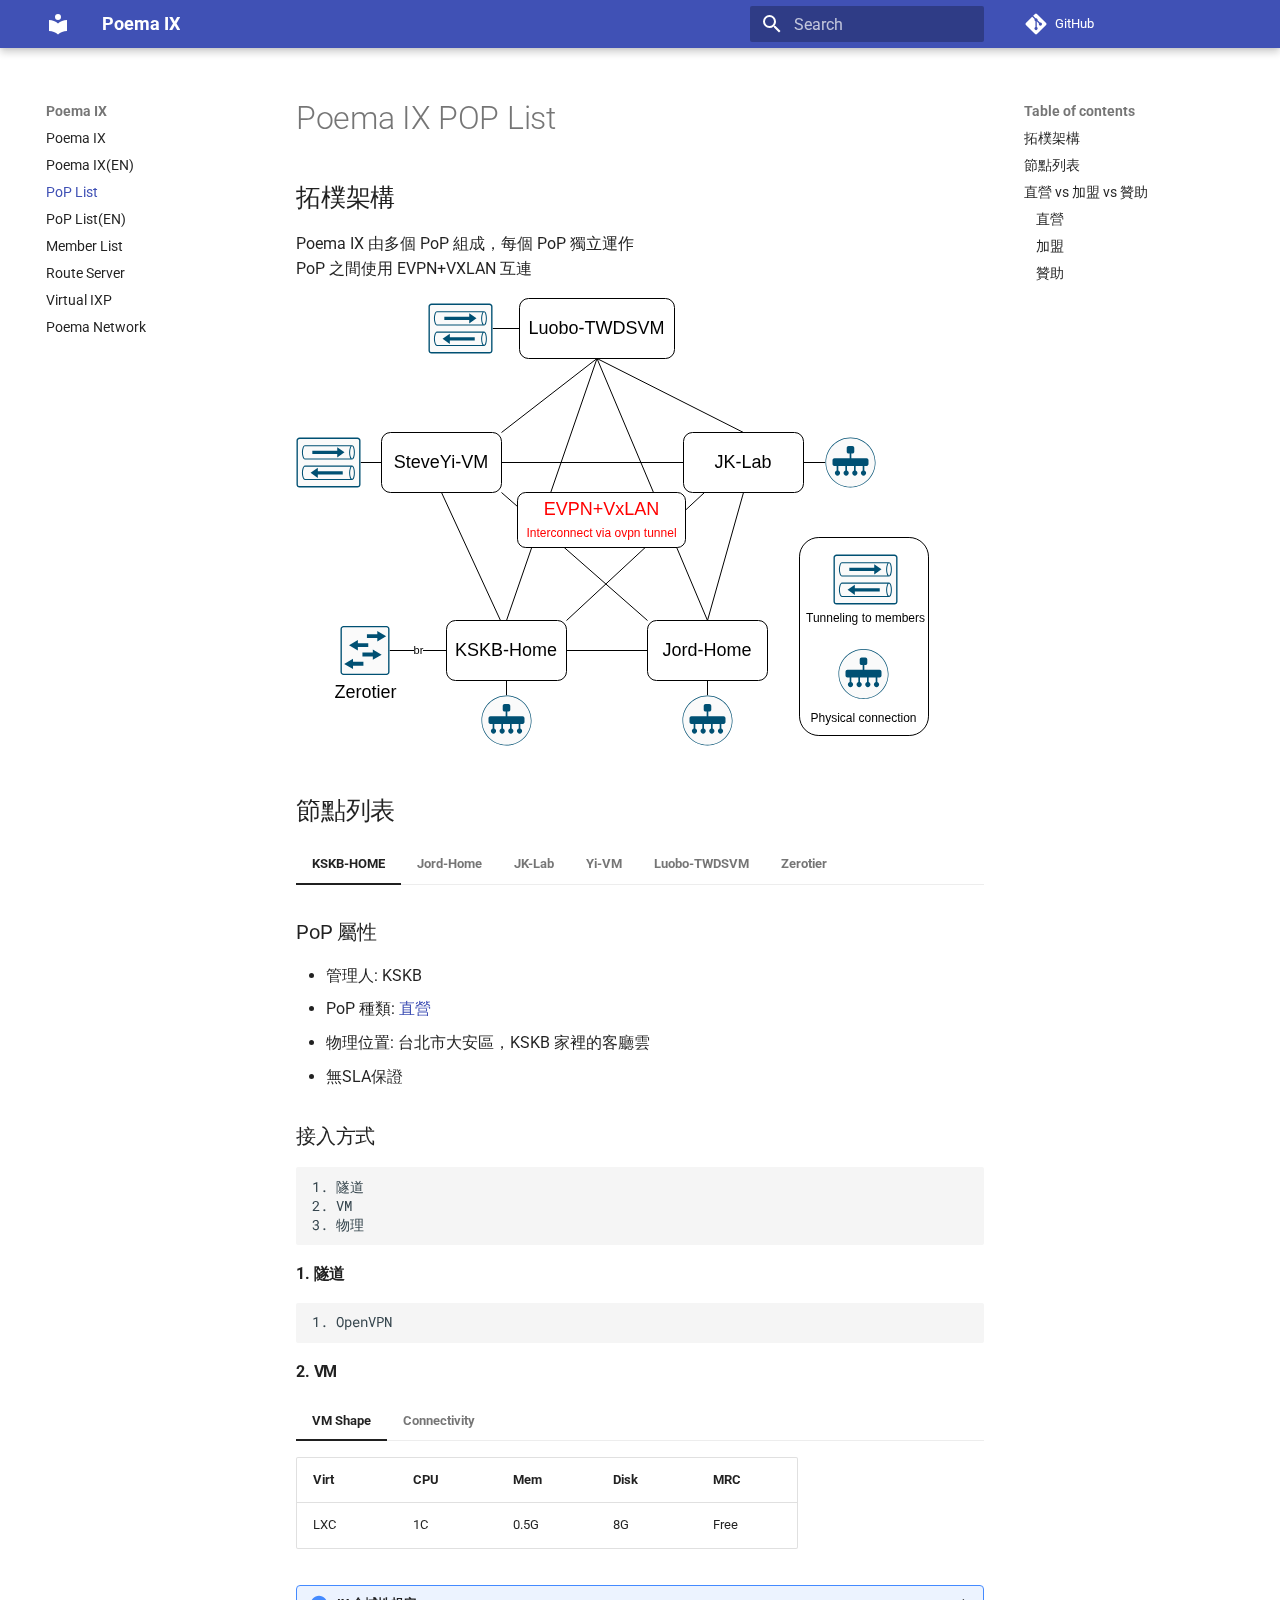
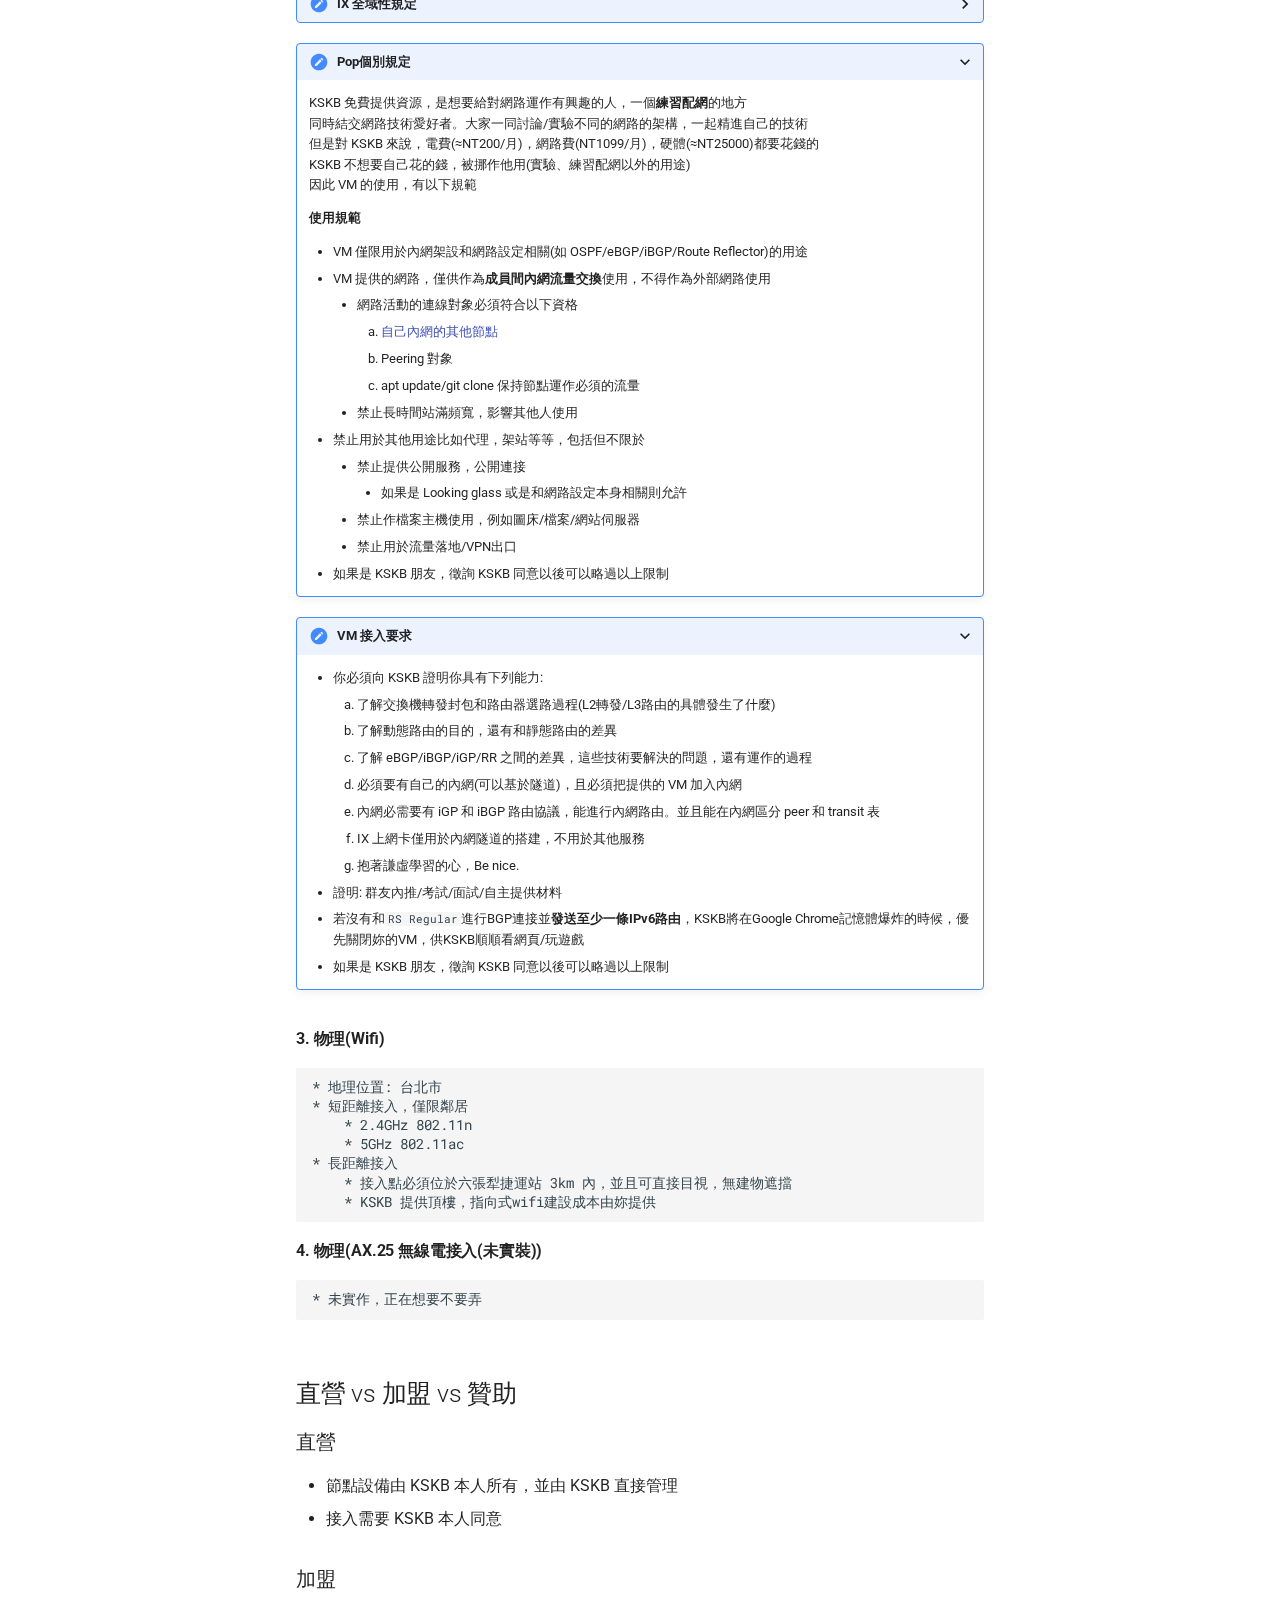
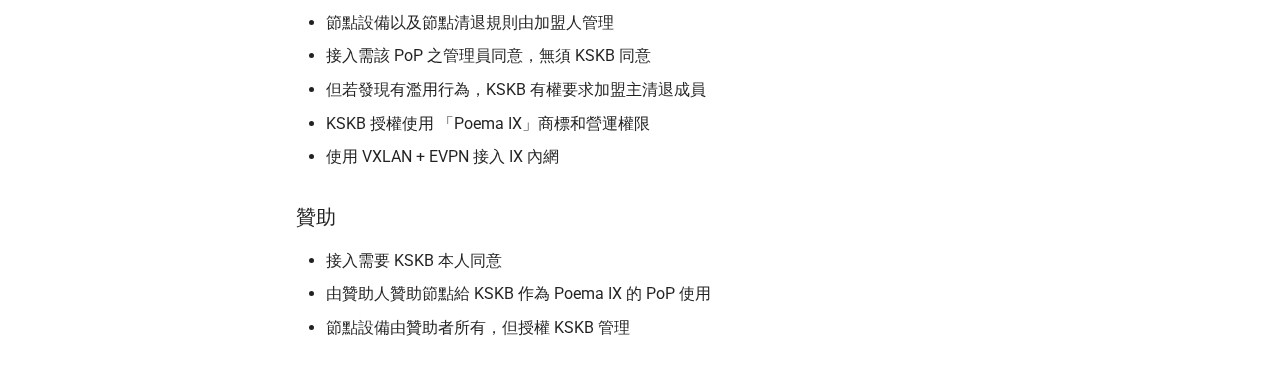
<file: site/PoP-List/index.html>
<!doctype html>
<html lang="en" class="no-js">
  <head>
    
      <meta charset="utf-8">
      <meta name="viewport" content="width=device-width,initial-scale=1">
      
      
      
        <link rel="canonical" href="https://ix.poema.eu.org/PoP-List/">
      
      
        <link rel="prev" href="../index-en/">
      
      
        <link rel="next" href="../PoP-List-en/">
      
      
      <link rel="icon" href="../assets/images/favicon.png">
      <meta name="generator" content="mkdocs-1.6.1, mkdocs-material-9.6.5">
    
    
      
        <title>PoP List - Poema IX</title>
      
    
    
      <link rel="stylesheet" href="../assets/stylesheets/main.8608ea7d.min.css">
      
      


    
    
      
    
    
      
        
        
        <link rel="preconnect" href="https://fonts.gstatic.com" crossorigin>
        <link rel="stylesheet" href="https://fonts.googleapis.com/css?family=Roboto:300,300i,400,400i,700,700i%7CRoboto+Mono:400,400i,700,700i&display=fallback">
        <style>:root{--md-text-font:"Roboto";--md-code-font:"Roboto Mono"}</style>
      
    
    
      <link rel="stylesheet" href="../css/hidefooter.css">
    
    <script>__md_scope=new URL("..",location),__md_hash=e=>[...e].reduce(((e,_)=>(e<<5)-e+_.charCodeAt(0)),0),__md_get=(e,_=localStorage,t=__md_scope)=>JSON.parse(_.getItem(t.pathname+"."+e)),__md_set=(e,_,t=localStorage,a=__md_scope)=>{try{t.setItem(a.pathname+"."+e,JSON.stringify(_))}catch(e){}}</script>
    
      

    
    
    
  </head>
  
  
    <body dir="ltr">
  
    
    <input class="md-toggle" data-md-toggle="drawer" type="checkbox" id="__drawer" autocomplete="off">
    <input class="md-toggle" data-md-toggle="search" type="checkbox" id="__search" autocomplete="off">
    <label class="md-overlay" for="__drawer"></label>
    <div data-md-component="skip">
      
        
        <a href="#poema-ix-pop-list" class="md-skip">
          Skip to content
        </a>
      
    </div>
    <div data-md-component="announce">
      
    </div>
    
    
      

  

<header class="md-header md-header--shadow" data-md-component="header">
  <nav class="md-header__inner md-grid" aria-label="Header">
    <a href=".." title="Poema IX" class="md-header__button md-logo" aria-label="Poema IX" data-md-component="logo">
      
  
  <svg xmlns="http://www.w3.org/2000/svg" viewBox="0 0 24 24"><path d="M12 8a3 3 0 0 0 3-3 3 3 0 0 0-3-3 3 3 0 0 0-3 3 3 3 0 0 0 3 3m0 3.54C9.64 9.35 6.5 8 3 8v11c3.5 0 6.64 1.35 9 3.54 2.36-2.19 5.5-3.54 9-3.54V8c-3.5 0-6.64 1.35-9 3.54"/></svg>

    </a>
    <label class="md-header__button md-icon" for="__drawer">
      
      <svg xmlns="http://www.w3.org/2000/svg" viewBox="0 0 24 24"><path d="M3 6h18v2H3zm0 5h18v2H3zm0 5h18v2H3z"/></svg>
    </label>
    <div class="md-header__title" data-md-component="header-title">
      <div class="md-header__ellipsis">
        <div class="md-header__topic">
          <span class="md-ellipsis">
            Poema IX
          </span>
        </div>
        <div class="md-header__topic" data-md-component="header-topic">
          <span class="md-ellipsis">
            
              PoP List
            
          </span>
        </div>
      </div>
    </div>
    
    
      <script>var palette=__md_get("__palette");if(palette&&palette.color){if("(prefers-color-scheme)"===palette.color.media){var media=matchMedia("(prefers-color-scheme: light)"),input=document.querySelector(media.matches?"[data-md-color-media='(prefers-color-scheme: light)']":"[data-md-color-media='(prefers-color-scheme: dark)']");palette.color.media=input.getAttribute("data-md-color-media"),palette.color.scheme=input.getAttribute("data-md-color-scheme"),palette.color.primary=input.getAttribute("data-md-color-primary"),palette.color.accent=input.getAttribute("data-md-color-accent")}for(var[key,value]of Object.entries(palette.color))document.body.setAttribute("data-md-color-"+key,value)}</script>
    
    
    
      <label class="md-header__button md-icon" for="__search">
        
        <svg xmlns="http://www.w3.org/2000/svg" viewBox="0 0 24 24"><path d="M9.5 3A6.5 6.5 0 0 1 16 9.5c0 1.61-.59 3.09-1.56 4.23l.27.27h.79l5 5-1.5 1.5-5-5v-.79l-.27-.27A6.52 6.52 0 0 1 9.5 16 6.5 6.5 0 0 1 3 9.5 6.5 6.5 0 0 1 9.5 3m0 2C7 5 5 7 5 9.5S7 14 9.5 14 14 12 14 9.5 12 5 9.5 5"/></svg>
      </label>
      <div class="md-search" data-md-component="search" role="dialog">
  <label class="md-search__overlay" for="__search"></label>
  <div class="md-search__inner" role="search">
    <form class="md-search__form" name="search">
      <input type="text" class="md-search__input" name="query" aria-label="Search" placeholder="Search" autocapitalize="off" autocorrect="off" autocomplete="off" spellcheck="false" data-md-component="search-query" required>
      <label class="md-search__icon md-icon" for="__search">
        
        <svg xmlns="http://www.w3.org/2000/svg" viewBox="0 0 24 24"><path d="M9.5 3A6.5 6.5 0 0 1 16 9.5c0 1.61-.59 3.09-1.56 4.23l.27.27h.79l5 5-1.5 1.5-5-5v-.79l-.27-.27A6.52 6.52 0 0 1 9.5 16 6.5 6.5 0 0 1 3 9.5 6.5 6.5 0 0 1 9.5 3m0 2C7 5 5 7 5 9.5S7 14 9.5 14 14 12 14 9.5 12 5 9.5 5"/></svg>
        
        <svg xmlns="http://www.w3.org/2000/svg" viewBox="0 0 24 24"><path d="M20 11v2H8l5.5 5.5-1.42 1.42L4.16 12l7.92-7.92L13.5 5.5 8 11z"/></svg>
      </label>
      <nav class="md-search__options" aria-label="Search">
        
        <button type="reset" class="md-search__icon md-icon" title="Clear" aria-label="Clear" tabindex="-1">
          
          <svg xmlns="http://www.w3.org/2000/svg" viewBox="0 0 24 24"><path d="M19 6.41 17.59 5 12 10.59 6.41 5 5 6.41 10.59 12 5 17.59 6.41 19 12 13.41 17.59 19 19 17.59 13.41 12z"/></svg>
        </button>
      </nav>
      
    </form>
    <div class="md-search__output">
      <div class="md-search__scrollwrap" tabindex="0" data-md-scrollfix>
        <div class="md-search-result" data-md-component="search-result">
          <div class="md-search-result__meta">
            Initializing search
          </div>
          <ol class="md-search-result__list" role="presentation"></ol>
        </div>
      </div>
    </div>
  </div>
</div>
    
    
      <div class="md-header__source">
        <a href="https://github.com/KSKBpage/KSKB-IX" title="Go to repository" class="md-source" data-md-component="source">
  <div class="md-source__icon md-icon">
    
    <svg xmlns="http://www.w3.org/2000/svg" viewBox="0 0 448 512"><!--! Font Awesome Free 6.7.2 by @fontawesome - https://fontawesome.com License - https://fontawesome.com/license/free (Icons: CC BY 4.0, Fonts: SIL OFL 1.1, Code: MIT License) Copyright 2024 Fonticons, Inc.--><path d="M439.55 236.05 244 40.45a28.87 28.87 0 0 0-40.81 0l-40.66 40.63 51.52 51.52c27.06-9.14 52.68 16.77 43.39 43.68l49.66 49.66c34.23-11.8 61.18 31 35.47 56.69-26.49 26.49-70.21-2.87-56-37.34L240.22 199v121.85c25.3 12.54 22.26 41.85 9.08 55a34.34 34.34 0 0 1-48.55 0c-17.57-17.6-11.07-46.91 11.25-56v-123c-20.8-8.51-24.6-30.74-18.64-45L142.57 101 8.45 235.14a28.86 28.86 0 0 0 0 40.81l195.61 195.6a28.86 28.86 0 0 0 40.8 0l194.69-194.69a28.86 28.86 0 0 0 0-40.81"/></svg>
  </div>
  <div class="md-source__repository">
    GitHub
  </div>
</a>
      </div>
    
  </nav>
  
</header>
    
    <div class="md-container" data-md-component="container">
      
      
        
          
        
      
      <main class="md-main" data-md-component="main">
        <div class="md-main__inner md-grid">
          
            
              
              <div class="md-sidebar md-sidebar--primary" data-md-component="sidebar" data-md-type="navigation" >
                <div class="md-sidebar__scrollwrap">
                  <div class="md-sidebar__inner">
                    



<nav class="md-nav md-nav--primary" aria-label="Navigation" data-md-level="0">
  <label class="md-nav__title" for="__drawer">
    <a href=".." title="Poema IX" class="md-nav__button md-logo" aria-label="Poema IX" data-md-component="logo">
      
  
  <svg xmlns="http://www.w3.org/2000/svg" viewBox="0 0 24 24"><path d="M12 8a3 3 0 0 0 3-3 3 3 0 0 0-3-3 3 3 0 0 0-3 3 3 3 0 0 0 3 3m0 3.54C9.64 9.35 6.5 8 3 8v11c3.5 0 6.64 1.35 9 3.54 2.36-2.19 5.5-3.54 9-3.54V8c-3.5 0-6.64 1.35-9 3.54"/></svg>

    </a>
    Poema IX
  </label>
  
    <div class="md-nav__source">
      <a href="https://github.com/KSKBpage/KSKB-IX" title="Go to repository" class="md-source" data-md-component="source">
  <div class="md-source__icon md-icon">
    
    <svg xmlns="http://www.w3.org/2000/svg" viewBox="0 0 448 512"><!--! Font Awesome Free 6.7.2 by @fontawesome - https://fontawesome.com License - https://fontawesome.com/license/free (Icons: CC BY 4.0, Fonts: SIL OFL 1.1, Code: MIT License) Copyright 2024 Fonticons, Inc.--><path d="M439.55 236.05 244 40.45a28.87 28.87 0 0 0-40.81 0l-40.66 40.63 51.52 51.52c27.06-9.14 52.68 16.77 43.39 43.68l49.66 49.66c34.23-11.8 61.18 31 35.47 56.69-26.49 26.49-70.21-2.87-56-37.34L240.22 199v121.85c25.3 12.54 22.26 41.85 9.08 55a34.34 34.34 0 0 1-48.55 0c-17.57-17.6-11.07-46.91 11.25-56v-123c-20.8-8.51-24.6-30.74-18.64-45L142.57 101 8.45 235.14a28.86 28.86 0 0 0 0 40.81l195.61 195.6a28.86 28.86 0 0 0 40.8 0l194.69-194.69a28.86 28.86 0 0 0 0-40.81"/></svg>
  </div>
  <div class="md-source__repository">
    GitHub
  </div>
</a>
    </div>
  
  <ul class="md-nav__list" data-md-scrollfix>
    
      
      
  
  
  
  
    <li class="md-nav__item">
      <a href=".." class="md-nav__link">
        
  
  <span class="md-ellipsis">
    Poema IX
    
  </span>
  

      </a>
    </li>
  

    
      
      
  
  
  
  
    <li class="md-nav__item">
      <a href="../index-en/" class="md-nav__link">
        
  
  <span class="md-ellipsis">
    Poema IX(EN)
    
  </span>
  

      </a>
    </li>
  

    
      
      
  
  
    
  
  
  
    <li class="md-nav__item md-nav__item--active">
      
      <input class="md-nav__toggle md-toggle" type="checkbox" id="__toc">
      
      
        
      
      
        <label class="md-nav__link md-nav__link--active" for="__toc">
          
  
  <span class="md-ellipsis">
    PoP List
    
  </span>
  

          <span class="md-nav__icon md-icon"></span>
        </label>
      
      <a href="./" class="md-nav__link md-nav__link--active">
        
  
  <span class="md-ellipsis">
    PoP List
    
  </span>
  

      </a>
      
        

<nav class="md-nav md-nav--secondary" aria-label="Table of contents">
  
  
  
    
  
  
    <label class="md-nav__title" for="__toc">
      <span class="md-nav__icon md-icon"></span>
      Table of contents
    </label>
    <ul class="md-nav__list" data-md-component="toc" data-md-scrollfix>
      
        <li class="md-nav__item">
  <a href="#拓樸架構" class="md-nav__link">
    <span class="md-ellipsis">
      拓樸架構
    </span>
  </a>
  
</li>
      
        <li class="md-nav__item">
  <a href="#節點列表" class="md-nav__link">
    <span class="md-ellipsis">
      節點列表
    </span>
  </a>
  
</li>
      
        <li class="md-nav__item">
  <a href="#直營-vs-加盟-vs-贊助" class="md-nav__link">
    <span class="md-ellipsis">
      直營 vs 加盟 vs 贊助
    </span>
  </a>
  
    <nav class="md-nav" aria-label="直營 vs 加盟 vs 贊助">
      <ul class="md-nav__list">
        
          <li class="md-nav__item">
  <a href="#直營" class="md-nav__link">
    <span class="md-ellipsis">
      直營
    </span>
  </a>
  
</li>
        
          <li class="md-nav__item">
  <a href="#加盟" class="md-nav__link">
    <span class="md-ellipsis">
      加盟
    </span>
  </a>
  
</li>
        
          <li class="md-nav__item">
  <a href="#贊助" class="md-nav__link">
    <span class="md-ellipsis">
      贊助
    </span>
  </a>
  
</li>
        
      </ul>
    </nav>
  
</li>
      
    </ul>
  
</nav>
      
    </li>
  

    
      
      
  
  
  
  
    <li class="md-nav__item">
      <a href="../PoP-List-en/" class="md-nav__link">
        
  
  <span class="md-ellipsis">
    PoP List(EN)
    
  </span>
  

      </a>
    </li>
  

    
      
      
  
  
  
  
    <li class="md-nav__item">
      <a href="../members/" class="md-nav__link">
        
  
  <span class="md-ellipsis">
    Member List
    
  </span>
  

      </a>
    </li>
  

    
      
      
  
  
  
  
    <li class="md-nav__item">
      <a href="../RS/" class="md-nav__link">
        
  
  <span class="md-ellipsis">
    Route Server
    
  </span>
  

      </a>
    </li>
  

    
      
      
  
  
  
  
    <li class="md-nav__item">
      <a href="../Virtual-IXP/" class="md-nav__link">
        
  
  <span class="md-ellipsis">
    Virtual IXP
    
  </span>
  

      </a>
    </li>
  

    
      
      
  
  
  
  
    <li class="md-nav__item">
      <a href="https://net.kskb.eu.org" class="md-nav__link">
        
  
  <span class="md-ellipsis">
    Poema Network
    
  </span>
  

      </a>
    </li>
  

    
  </ul>
</nav>
                  </div>
                </div>
              </div>
            
            
              
              <div class="md-sidebar md-sidebar--secondary" data-md-component="sidebar" data-md-type="toc" >
                <div class="md-sidebar__scrollwrap">
                  <div class="md-sidebar__inner">
                    

<nav class="md-nav md-nav--secondary" aria-label="Table of contents">
  
  
  
    
  
  
    <label class="md-nav__title" for="__toc">
      <span class="md-nav__icon md-icon"></span>
      Table of contents
    </label>
    <ul class="md-nav__list" data-md-component="toc" data-md-scrollfix>
      
        <li class="md-nav__item">
  <a href="#拓樸架構" class="md-nav__link">
    <span class="md-ellipsis">
      拓樸架構
    </span>
  </a>
  
</li>
      
        <li class="md-nav__item">
  <a href="#節點列表" class="md-nav__link">
    <span class="md-ellipsis">
      節點列表
    </span>
  </a>
  
</li>
      
        <li class="md-nav__item">
  <a href="#直營-vs-加盟-vs-贊助" class="md-nav__link">
    <span class="md-ellipsis">
      直營 vs 加盟 vs 贊助
    </span>
  </a>
  
    <nav class="md-nav" aria-label="直營 vs 加盟 vs 贊助">
      <ul class="md-nav__list">
        
          <li class="md-nav__item">
  <a href="#直營" class="md-nav__link">
    <span class="md-ellipsis">
      直營
    </span>
  </a>
  
</li>
        
          <li class="md-nav__item">
  <a href="#加盟" class="md-nav__link">
    <span class="md-ellipsis">
      加盟
    </span>
  </a>
  
</li>
        
          <li class="md-nav__item">
  <a href="#贊助" class="md-nav__link">
    <span class="md-ellipsis">
      贊助
    </span>
  </a>
  
</li>
        
      </ul>
    </nav>
  
</li>
      
    </ul>
  
</nav>
                  </div>
                </div>
              </div>
            
          
          
            <div class="md-content" data-md-component="content">
              <article class="md-content__inner md-typeset">
                
                  


  
  


<h1 id="poema-ix-pop-list">Poema IX POP List</h1>
<h2 id="拓樸架構">拓樸架構</h2>
<p>Poema IX 由多個 PoP 組成，每個 PoP 獨立運作<br />
PoP 之間使用 EVPN+VXLAN 互連  </p>
<p><img alt="Alt text" src="../files/topology.drawio.svg" /></p>
<h2 id="節點列表">節點列表</h2>
<div class="tabbed-set tabbed-alternate" data-tabs="1:6"><input checked="checked" id="__tabbed_1_1" name="__tabbed_1" type="radio" /><input id="__tabbed_1_2" name="__tabbed_1" type="radio" /><input id="__tabbed_1_3" name="__tabbed_1" type="radio" /><input id="__tabbed_1_4" name="__tabbed_1" type="radio" /><input id="__tabbed_1_5" name="__tabbed_1" type="radio" /><input id="__tabbed_1_6" name="__tabbed_1" type="radio" /><div class="tabbed-labels"><label for="__tabbed_1_1">KSKB-HOME</label><label for="__tabbed_1_2">Jord-Home</label><label for="__tabbed_1_3">JK-Lab</label><label for="__tabbed_1_4">Yi-VM</label><label for="__tabbed_1_5">Luobo-TWDSVM</label><label for="__tabbed_1_6">Zerotier</label></div>
<div class="tabbed-content">
<div class="tabbed-block">
<p><h3>PoP 屬性</h3></p>
<ul>
<li>管理人: KSKB</li>
<li>PoP 種類: <a href="#TYPE">直營</a></li>
<li>物理位置: 台北市大安區，KSKB 家裡的客廳雲</li>
<li>無SLA保證</li>
</ul>
<p><h3>接入方式</h3> </p>
<pre><code>1. 隧道
2. VM
3. 物理
</code></pre>
<p><h4>1. 隧道</h4></p>
<pre><code>1. OpenVPN
</code></pre>
<p><h4>2. VM</h4></p>
<div class="tabbed-set tabbed-alternate" data-tabs="2:2"><input checked="checked" id="__tabbed_2_1" name="__tabbed_2" type="radio" /><input id="__tabbed_2_2" name="__tabbed_2" type="radio" /><div class="tabbed-labels"><label for="__tabbed_2_1">VM Shape</label><label for="__tabbed_2_2">Connectivity</label></div>
<div class="tabbed-content">
<div class="tabbed-block">
<table>
<thead>
<tr>
<th>Virt</th>
<th>CPU</th>
<th>Mem</th>
<th>Disk</th>
<th>MRC</th>
</tr>
</thead>
<tbody>
<tr>
<td>LXC</td>
<td>1C</td>
<td>0.5G</td>
<td>8G</td>
<td>Free</td>
</tr>
</tbody>
</table>
<details>
<summary>IX 全域性規定</summary>
<ul>
<li>遵守中華民國（台灣）法律，禁止做出任何可能會讓電腦被扣押的舉動</li>
<li>尤其是任何涉及「錢」的操作，更是<strong>嚴禁</strong>。比如遊戲點卡儲值，註冊相關帳號。或是金融相關網頁/程式的帳戶開設/操作</li>
<li>僅供個人使用，禁止轉讓/租借/商業使用</li>
<li>禁止主機對外、對內發包（無論是否為主動行為）, ARP 攻擊, ARP 劫持, 掃描弱密碼, 惡意窮舉，DDoS，木馬和干擾其它伺服器運行</li>
<li>禁止發送垃圾郵件、垃圾訊息, 散播木馬、病毒(包括引用其它伺服器的惡意文件)</li>
<li>禁止使用 Torrents、BT，等下載或傳播版權內容</li>
<li>禁止使用 net_speeder/finalspeed/kcptun 等干擾網路運作的，任何形式的多倍發包工具</li>
<li>資源合理使用。禁止長時間消耗/佔滿CPU/網路頻寬等資源，例如rclone轉存/挖礦，<strong>或是讓我感覺家裡網路很卡</strong>(這是最主要的判斷方式)</li>
<li>禁止用於爬蟲/帳號註冊等，可能會使IP被標記為bot(俗稱IP被汙染)之行為</li>
<li>禁止架設耗資源的程式，如線上遊戲</li>
</ul>
</details>
<details class="pop個別規定" open="open">
<summary>Pop個別規定</summary>
<p>KSKB 免費提供資源，是想要給對網路運作有興趣的人，一個<strong>練習配網</strong>的地方<br />
同時結交網路技術愛好者。大家一同討論/實驗不同的網路的架構，一起精進自己的技術<br />
但是對 KSKB 來說，電費(≈NT200/月)，網路費(NT1099/月)，硬體(≈NT25000)都要花錢的<br />
KSKB 不想要自己花的錢，被挪作他用(實驗、練習配網以外的用途)<br />
因此 VM 的使用，有以下規範  </p>
<p><h4>使用規範</h4></p>
<ul>
<li>VM 僅限用於內網架設和網路設定相關(如 OSPF/eBGP/iBGP/Route Reflector)的用途</li>
<li>VM 提供的網路，僅供作為<strong>成員間內網流量交換</strong>使用，不得作為外部網路使用<ul>
<li>網路活動的連線對象必須符合以下資格<ol>
<li><a href="/Virtual-IXP/#IX-VM-ETH0">自己內網的其他節點</a></li>
<li>Peering 對象</li>
<li>apt update/git clone 保持節點運作必須的流量</li>
</ol>
</li>
<li>禁止長時間站滿頻寬，影響其他人使用</li>
</ul>
</li>
<li>禁止用於其他用途比如代理，架站等等，包括但不限於<ul>
<li>禁止提供公開服務，公開連接<ul>
<li>如果是 Looking glass 或是和網路設定本身相關則允許</li>
</ul>
</li>
<li>禁止作檔案主機使用，例如圖床/檔案/網站伺服器</li>
<li>禁止用於流量落地/VPN出口</li>
</ul>
</li>
<li>如果是 KSKB 朋友，徵詢 KSKB 同意以後可以略過以上限制</li>
</ul>
</details>
<details open="open">
<summary>VM 接入要求</summary>
<ul>
<li>你必須向 KSKB 證明你具有下列能力:<ol>
<li>了解交換機轉發封包和路由器選路過程(L2轉發/L3路由的具體發生了什麼)</li>
<li>了解動態路由的目的，還有和靜態路由的差異</li>
<li>了解 eBGP/iBGP/iGP/RR 之間的差異，這些技術要解決的問題，還有運作的過程</li>
<li>必須要有自己的內網(可以基於隧道)，且必須把提供的 VM 加入內網</li>
<li>內網必需要有 iGP 和 iBGP 路由協議，能進行內網路由。並且能在內網區分 peer 和 transit 表</li>
<li>IX 上網卡僅用於內網隧道的搭建，不用於其他服務</li>
<li>抱著謙虛學習的心，Be nice.</li>
</ol>
</li>
<li>證明: 群友內推/考試/面試/自主提供材料</li>
<li>若沒有和<code>RS Regular</code>進行BGP連接並<strong>發送至少一條IPv6路由</strong>，KSKB將在Google Chrome記憶體爆炸的時候，優先關閉妳的VM，供KSKB順順看網頁/玩遊戲  </li>
<li>如果是 KSKB 朋友，徵詢 KSKB 同意以後可以略過以上限制</li>
</ul>
</details>
</div>
<div class="tabbed-block">
<p>網路連線</p>
<p>所有從 IX VM 的<strong>出方向</strong>的連線，遵守以下路由策略</p>
<table>
<thead>
<tr>
<th>Dst IP</th>
<th>Dst port</th>
<th>Connection</th>
<th>Speed</th>
<th>MTU</th>
</tr>
</thead>
<tbody>
<tr>
<td>0.0.0.0/0</td>
<td><code>0~9999</code></td>
<td>wgcf(Cloudflare)</td>
<td>450M/450M</td>
<td>1432</td>
</tr>
<tr>
<td>0.0.0.0/0</td>
<td><code>10000~65535</code><br>ICMP</td>
<td>Hinet</td>
<td>500M/500M</td>
<td>1492</td>
</tr>
<tr>
<td>::/0</td>
<td>Any</td>
<td>Hurricane Electric</td>
<td>450M/450M</td>
<td>1372</td>
</tr>
</tbody>
</table>
<p>連線服務 | Connection Service  </p>
<ul>
<li>Port forward:<ul>
<li>🂠🂠🂠=<strong>VMID</strong></li>
<li>tcp/udp port 轉發，共計100個port<ul>
<li>供內網隧道搭建使用  </li>
<li>🂠🂠🂠00~🂠🂠🂠99</li>
</ul>
</li>
<li>ssh port:<ul>
<li>連線到 VMID 機器的 port 22</li>
<li>:10🂠🂠🂠 → :22</li>
</ul>
</li>
<li>port forward入口，由於是浮動IP，wg隧道務必加上crontab更新endpoint</li>
</ul>
</li>
</ul>
</div>
</div>
</div>
<p><h4>3. 物理(Wifi)</h4></p>
<pre><code>* 地理位置: 台北市
* 短距離接入，僅限鄰居
    * 2.4GHz 802.11n
    * 5GHz 802.11ac
* 長距離接入
    * 接入點必須位於六張犁捷運站 3km 內，並且可直接目視，無建物遮擋
    * KSKB 提供頂樓，指向式wifi建設成本由妳提供
</code></pre>
<p><h4>4. 物理(AX.25 無線電接入(未實裝))</h4></p>
<pre><code>* 未實作，正在想要不要弄
</code></pre>
</div>
<div class="tabbed-block">
<p><h3>PoP 屬性</h3></p>
<ul>
<li>管理人: <a href="https://t.me/jord903">@jord903</a></li>
<li>PoP 種類: <a href="#TYPE">加盟</a></li>
<li>物理位置: 桃園市平鎮區，Jord 家裡的客廳</li>
<li>無SLA保證</li>
</ul>
<p><h3>接入方式</h3> </p>
<pre><code>1. 隧道
2. VM
</code></pre>
<p><h4>1. 隧道</h4></p>
<pre><code>1. OpenVPN
2. GRETAP
3. VXLAN
</code></pre>
<p><h4>2. VM</h4></p>
<div class="tabbed-set tabbed-alternate" data-tabs="3:2"><input checked="checked" id="__tabbed_3_1" name="__tabbed_3" type="radio" /><input id="__tabbed_3_2" name="__tabbed_3" type="radio" /><div class="tabbed-labels"><label for="__tabbed_3_1">VM Shape</label><label for="__tabbed_3_2">Connectivity</label></div>
<div class="tabbed-content">
<div class="tabbed-block">
<table>
<thead>
<tr>
<th>Virt</th>
<th>CPU</th>
<th>Mem</th>
<th>Disk</th>
<th>MRC</th>
</tr>
</thead>
<tbody>
<tr>
<td>LXC</td>
<td>1C</td>
<td>512M</td>
<td>8G</td>
<td>Free</td>
</tr>
<tr>
<td>KVM</td>
<td>1C</td>
<td>1G</td>
<td>16G</td>
<td>NTD150</td>
</tr>
<tr>
<td>KVM</td>
<td>1C</td>
<td>2G</td>
<td>32G</td>
<td>NTD300</td>
</tr>
<tr>
<td>更高規格請洽詢節點管理員</td>
<td></td>
<td></td>
<td></td>
<td></td>
</tr>
</tbody>
</table>
<details>
<summary>IX 全域性規定</summary>
<ul>
<li>遵守中華民國（台灣）法律，禁止做出任何可能會讓電腦被扣押的舉動</li>
<li>尤其是任何涉及「錢」的操作，更是<strong>嚴禁</strong>[^1]。比如遊戲點卡儲值，註冊相關帳號。或是金融相關網頁/程式的帳戶開設/操作</li>
<li>僅供個人使用，禁止轉讓/租借/商業使用</li>
<li>禁止主機對外、對內發包（無論是否為主動行為）, ARP 攻擊, ARP 劫持, 掃描弱密碼, 惡意窮舉，DDoS，木馬和干擾其它伺服器運行</li>
<li>禁止發送垃圾郵件、垃圾訊息, 散播木馬、病毒(包括引用其它伺服器的惡意文件)</li>
<li>禁止使用 Torrents、BT，等下載或傳播版權內容</li>
<li>禁止使用 net_speeder/finalspeed/kcptun 等干擾網路運作的，任何形式的多倍發包工具</li>
<li>資源合理使用。禁止長時間消耗/佔滿CPU/網路頻寬等資源，例如rclone轉存/挖礦，<strong>或是讓我感覺家裡網路很卡</strong>(這是最主要的判斷方式)</li>
<li>禁止用於爬蟲/帳號註冊等，可能會使IP被標記為bot(俗稱IP被汙染)之行為</li>
<li>禁止架設耗資源的程式，如線上遊戲</li>
</ul>
</details>
<details open="open">
<summary>VM 接入要求</summary>
<ul>
<li>任何人皆可接入，僅限教育使用，嚴禁非法行為</li>
</ul>
</details>
</div>
<div class="tabbed-block">
<p>網路連線</p>
<p>所有從 IX VM 的<strong>出方向</strong>的連線，遵守以下路由策略</p>
<table>
<thead>
<tr>
<th>Dst IP</th>
<th>Dst port</th>
<th>Connection</th>
<th>Speed</th>
<th>MTU</th>
</tr>
</thead>
<tbody>
<tr>
<td>0.0.0.0/0</td>
<td><code>1 ~ 9999</code></td>
<td>Cloudflare WARP</td>
<td>300M/300M</td>
<td>1440</td>
</tr>
<tr>
<td>0.0.0.0/0</td>
<td><code>10000 ~ 65535</code></td>
<td>SeedNet</td>
<td>300M/300M</td>
<td>1500</td>
</tr>
</tbody>
</table>
<p>虛擬機位於NAT後面，出於安全原因，目標端口小於10000的連接將被重定向到Cloudflare WARP</p>
</div>
</div>
</div>
</div>
<div class="tabbed-block">
<p><h3>PoP 屬性</h3></p>
<ul>
<li>管理人: whojk</li>
<li>PoP 種類: <a href="#TYPE">加盟</a></li>
<li>物理位置: 台灣桃園市中壢區，中央大學</li>
<li>無SLA保證</li>
</ul>
<p><h3>接入方式</h3> </p>
<pre><code>1. 隧道
2. VM
</code></pre>
<p><h4>1. 隧道</h4></p>
<pre><code>1. OpenVPN
</code></pre>
<p><h4>2. VM</h4></p>
<div class="tabbed-set tabbed-alternate" data-tabs="4:2"><input checked="checked" id="__tabbed_4_1" name="__tabbed_4" type="radio" /><input id="__tabbed_4_2" name="__tabbed_4" type="radio" /><div class="tabbed-labels"><label for="__tabbed_4_1">VM Shape</label><label for="__tabbed_4_2">Connectivity</label></div>
<div class="tabbed-content">
<div class="tabbed-block">
<table>
<thead>
<tr>
<th>Virt</th>
<th>CPU</th>
<th>Mem</th>
<th>Disk</th>
<th>MRC</th>
</tr>
</thead>
<tbody>
<tr>
<td>LXC</td>
<td>1C</td>
<td>0.5G</td>
<td>8G</td>
<td>Free</td>
</tr>
</tbody>
</table>
<details>
<summary>IX 全域性規定</summary>
<ul>
<li>遵守中華民國（台灣）法律，禁止做出任何可能會讓電腦被扣押的舉動</li>
<li>尤其是任何涉及「錢」的操作，更是<strong>嚴禁</strong>[^1]。比如遊戲點卡儲值，註冊相關帳號。或是金融相關網頁/程式的帳戶開設/操作</li>
<li>僅供個人使用，禁止轉讓/租借/商業使用</li>
<li>禁止主機對外、對內發包（無論是否為主動行為）, ARP 攻擊, ARP 劫持, 掃描弱密碼, 惡意窮舉，DDoS，木馬和干擾其它伺服器運行</li>
<li>禁止發送垃圾郵件、垃圾訊息, 散播木馬、病毒(包括引用其它伺服器的惡意文件)</li>
<li>禁止使用 Torrents、BT，等下載或傳播版權內容</li>
<li>禁止使用 net_speeder/finalspeed/kcptun 等干擾網路運作的，任何形式的多倍發包工具</li>
<li>資源合理使用。禁止長時間消耗/佔滿CPU/網路頻寬等資源，例如rclone轉存/挖礦，<strong>或是讓我感覺家裡網路很卡</strong>(這是最主要的判斷方式)</li>
<li>禁止用於爬蟲/帳號註冊等，可能會使IP被標記為bot(俗稱IP被汙染)之行為</li>
<li>禁止架設耗資源的程式，如線上遊戲</li>
</ul>
</details>
<details open="open">
<summary>VM 接入要求</summary>
<ul>
<li>僅限中央大學在職教職員/在讀學生</li>
</ul>
</details>
</div>
<div class="tabbed-block">
<p>網路連線</p>
<p>所有從 IX VM 的<strong>出方向</strong>的連線，遵守以下路由策略</p>
<table>
<thead>
<tr>
<th>Dst IP</th>
<th>Dst port</th>
<th>Connection</th>
<th>Speed</th>
<th>MTU</th>
</tr>
</thead>
<tbody>
<tr>
<td>0.0.0.0/0</td>
<td><code>any</code></td>
<td>National Central University</td>
<td>500M/500M</td>
<td>1500</td>
</tr>
</tbody>
</table>
</div>
</div>
</div>
</div>
<div class="tabbed-block">
<p><h3>PoP 屬性</h3></p>
<ul>
<li>管理人: KSKB</li>
<li>PoP 種類: <a href="#TYPE">贊助</a>，贊助人: 小易</li>
<li>物理位置: 台北市內湖區，是方電訊</li>
<li>無SLA保證</li>
<li>大易網維修中，暫時無法使用</li>
</ul>
<p><h3>接入方式</h3> </p>
<pre><code>1. 隧道
</code></pre>
<p><h4>1. 隧道</h4></p>
<pre><code>1. OpenVPN
2. GRETAP
3. VxLAN
</code></pre>
</div>
<div class="tabbed-block">
<p><h3>PoP 屬性</h3></p>
<ul>
<li>管理人: KSKB</li>
<li>PoP 種類: <a href="#TYPE">贊助</a>，贊助人: 蘿蔔</li>
<li>物理位置: 台北市內湖區，是方電訊</li>
<li>無SLA保證</li>
</ul>
<p><h3>接入方式</h3> </p>
<pre><code>1. 隧道
</code></pre>
<p><h4>1. 隧道</h4></p>
<pre><code>1. OpenVPN
2. GRETAP
3. VxLAN
</code></pre>
</div>
<div class="tabbed-block">
<p><h3>PoP 屬性</h3></p>
<ul>
<li>管理人: KSKB</li>
<li>PoP 種類: <a href="#TYPE">直營</a></li>
<li>物理位置: 虛擬 PoP，無具體位置</li>
<li>無SLA保證</li>
</ul>
<p><h3>接入方式</h3> </p>
<pre><code>1. 隧道
</code></pre>
<p><h4>1. 隧道</h4></p>
<pre><code>1. ZeroTier
</code></pre>
</div>
</div>
</div>
<h2 id="直營-vs-加盟-vs-贊助">直營 vs 加盟 vs 贊助<a name="TYPE"></a></h2>
<h3 id="直營">直營</h3>
<ul>
<li>節點設備由 KSKB 本人所有，並由 KSKB 直接管理</li>
<li>接入需要 KSKB 本人同意</li>
</ul>
<h3 id="加盟">加盟</h3>
<ul>
<li>節點設備以及節點清退規則由加盟人管理</li>
<li>接入需該 PoP 之管理員同意，無須 KSKB 同意</li>
<li>但若發現有濫用行為，KSKB 有權要求加盟主清退成員</li>
<li>KSKB 授權使用 「Poema IX」商標和營運權限</li>
<li>使用 VXLAN + EVPN 接入 IX 內網</li>
</ul>
<h3 id="贊助">贊助</h3>
<ul>
<li>接入需要 KSKB 本人同意</li>
<li>由贊助人贊助節點給 KSKB 作為 Poema IX 的 PoP 使用</li>
<li>節點設備由贊助者所有，但授權 KSKB 管理</li>
</ul>












                
              </article>
            </div>
          
          
  <script>var tabs=__md_get("__tabs");if(Array.isArray(tabs))e:for(var set of document.querySelectorAll(".tabbed-set")){var labels=set.querySelector(".tabbed-labels");for(var tab of tabs)for(var label of labels.getElementsByTagName("label"))if(label.innerText.trim()===tab){var input=document.getElementById(label.htmlFor);input.checked=!0;continue e}}</script>

<script>var target=document.getElementById(location.hash.slice(1));target&&target.name&&(target.checked=target.name.startsWith("__tabbed_"))</script>
        </div>
        
      </main>
      
        <footer class="md-footer">
  
  <div class="md-footer-meta md-typeset">
    <div class="md-footer-meta__inner md-grid">
      <div class="md-copyright">
  
  
    Made with
    <a href="https://squidfunk.github.io/mkdocs-material/" target="_blank" rel="noopener">
      Material for MkDocs
    </a>
  
</div>
      
    </div>
  </div>
</footer>
      
    </div>
    <div class="md-dialog" data-md-component="dialog">
      <div class="md-dialog__inner md-typeset"></div>
    </div>
    
    
    <script id="__config" type="application/json">{"base": "..", "features": ["content.tabs.link"], "search": "../assets/javascripts/workers/search.f8cc74c7.min.js", "translations": {"clipboard.copied": "Copied to clipboard", "clipboard.copy": "Copy to clipboard", "search.result.more.one": "1 more on this page", "search.result.more.other": "# more on this page", "search.result.none": "No matching documents", "search.result.one": "1 matching document", "search.result.other": "# matching documents", "search.result.placeholder": "Type to start searching", "search.result.term.missing": "Missing", "select.version": "Select version"}}</script>
    
    
      <script src="../assets/javascripts/bundle.f1b6f286.min.js"></script>
      
    
  </body>
</html>
</file>
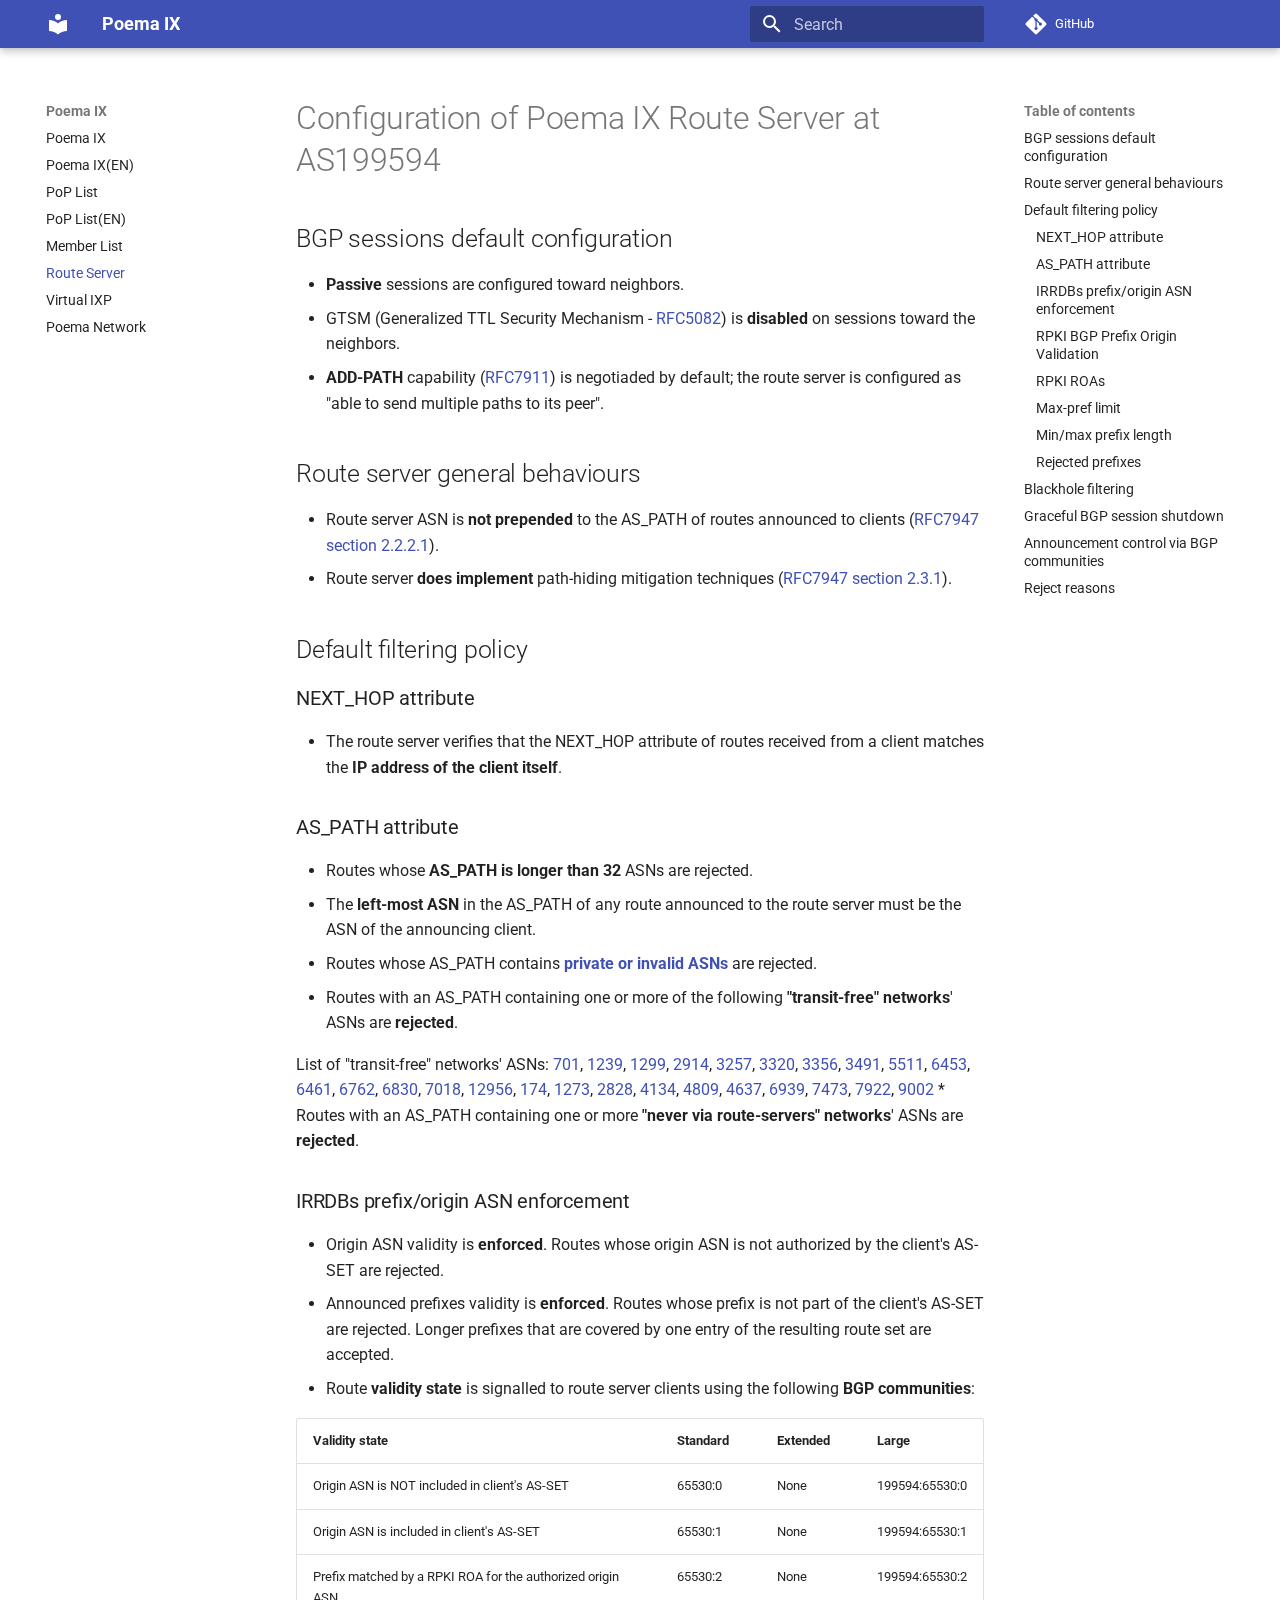
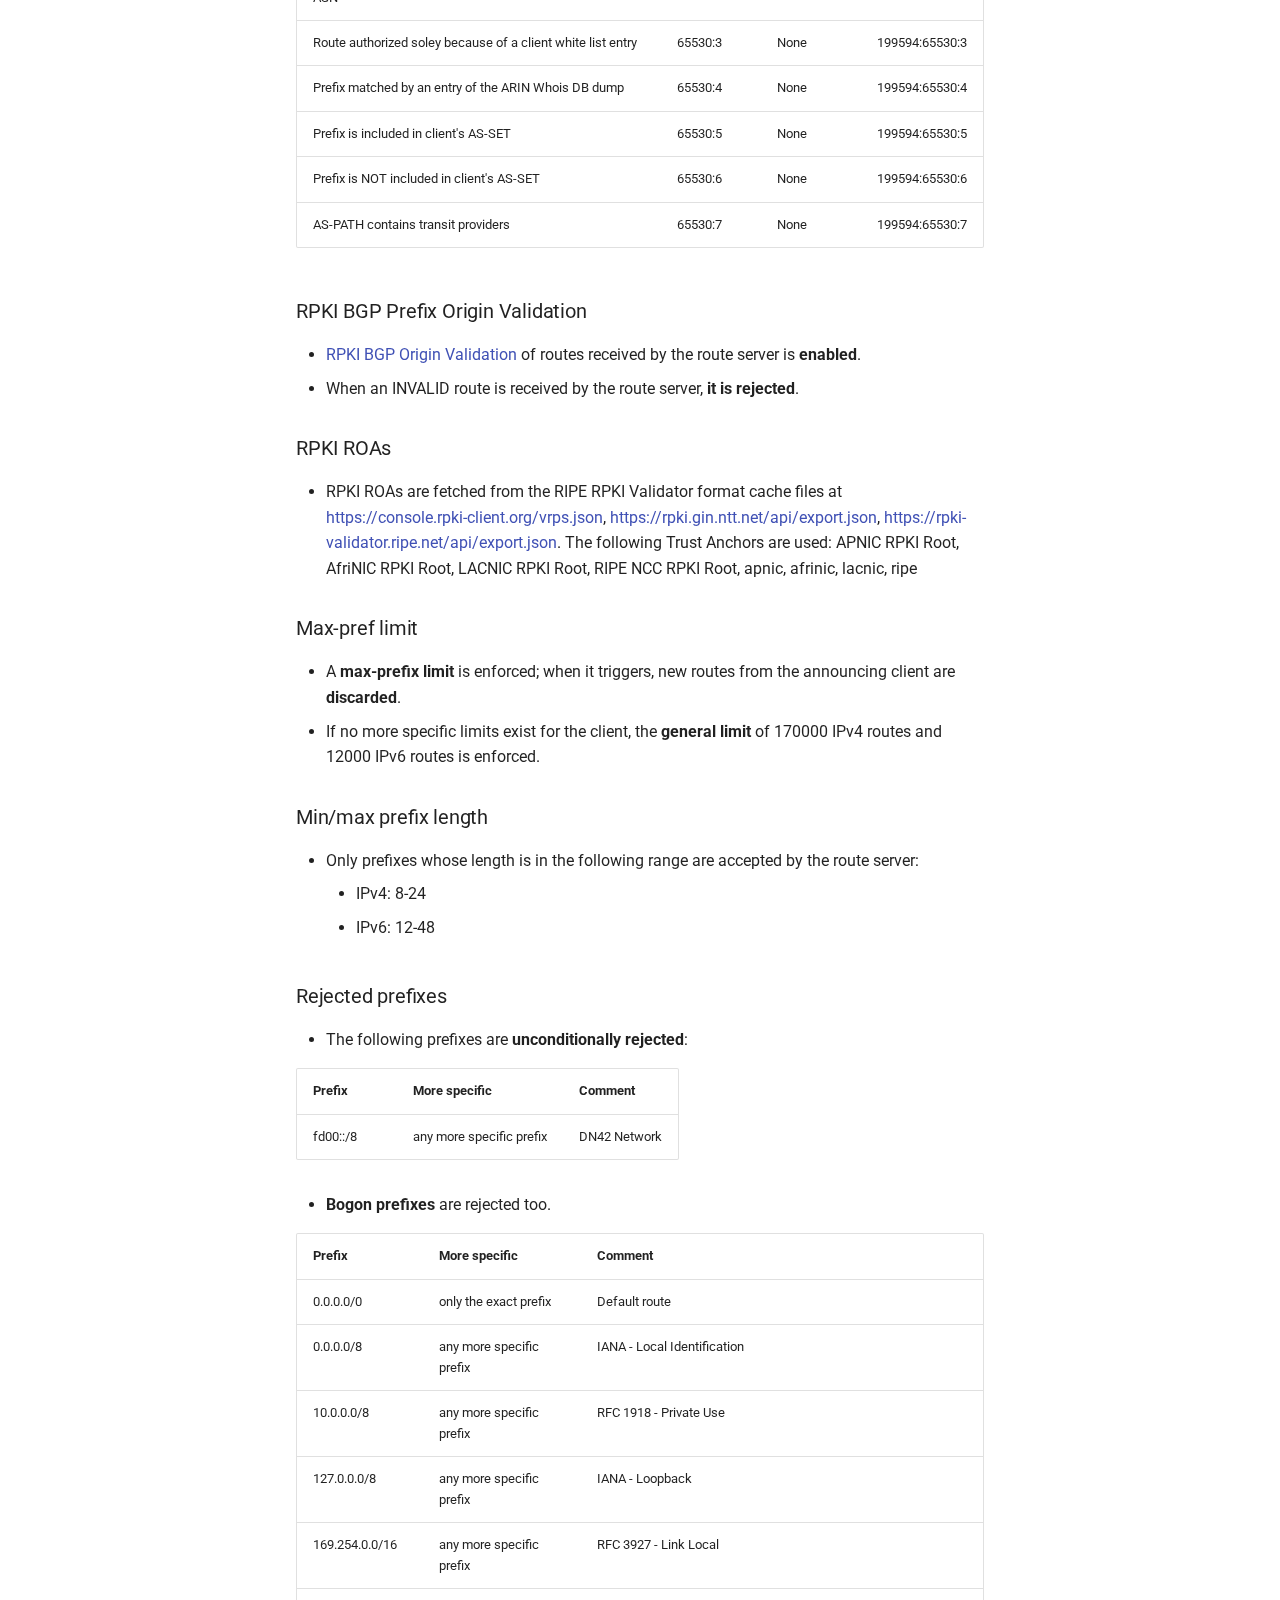
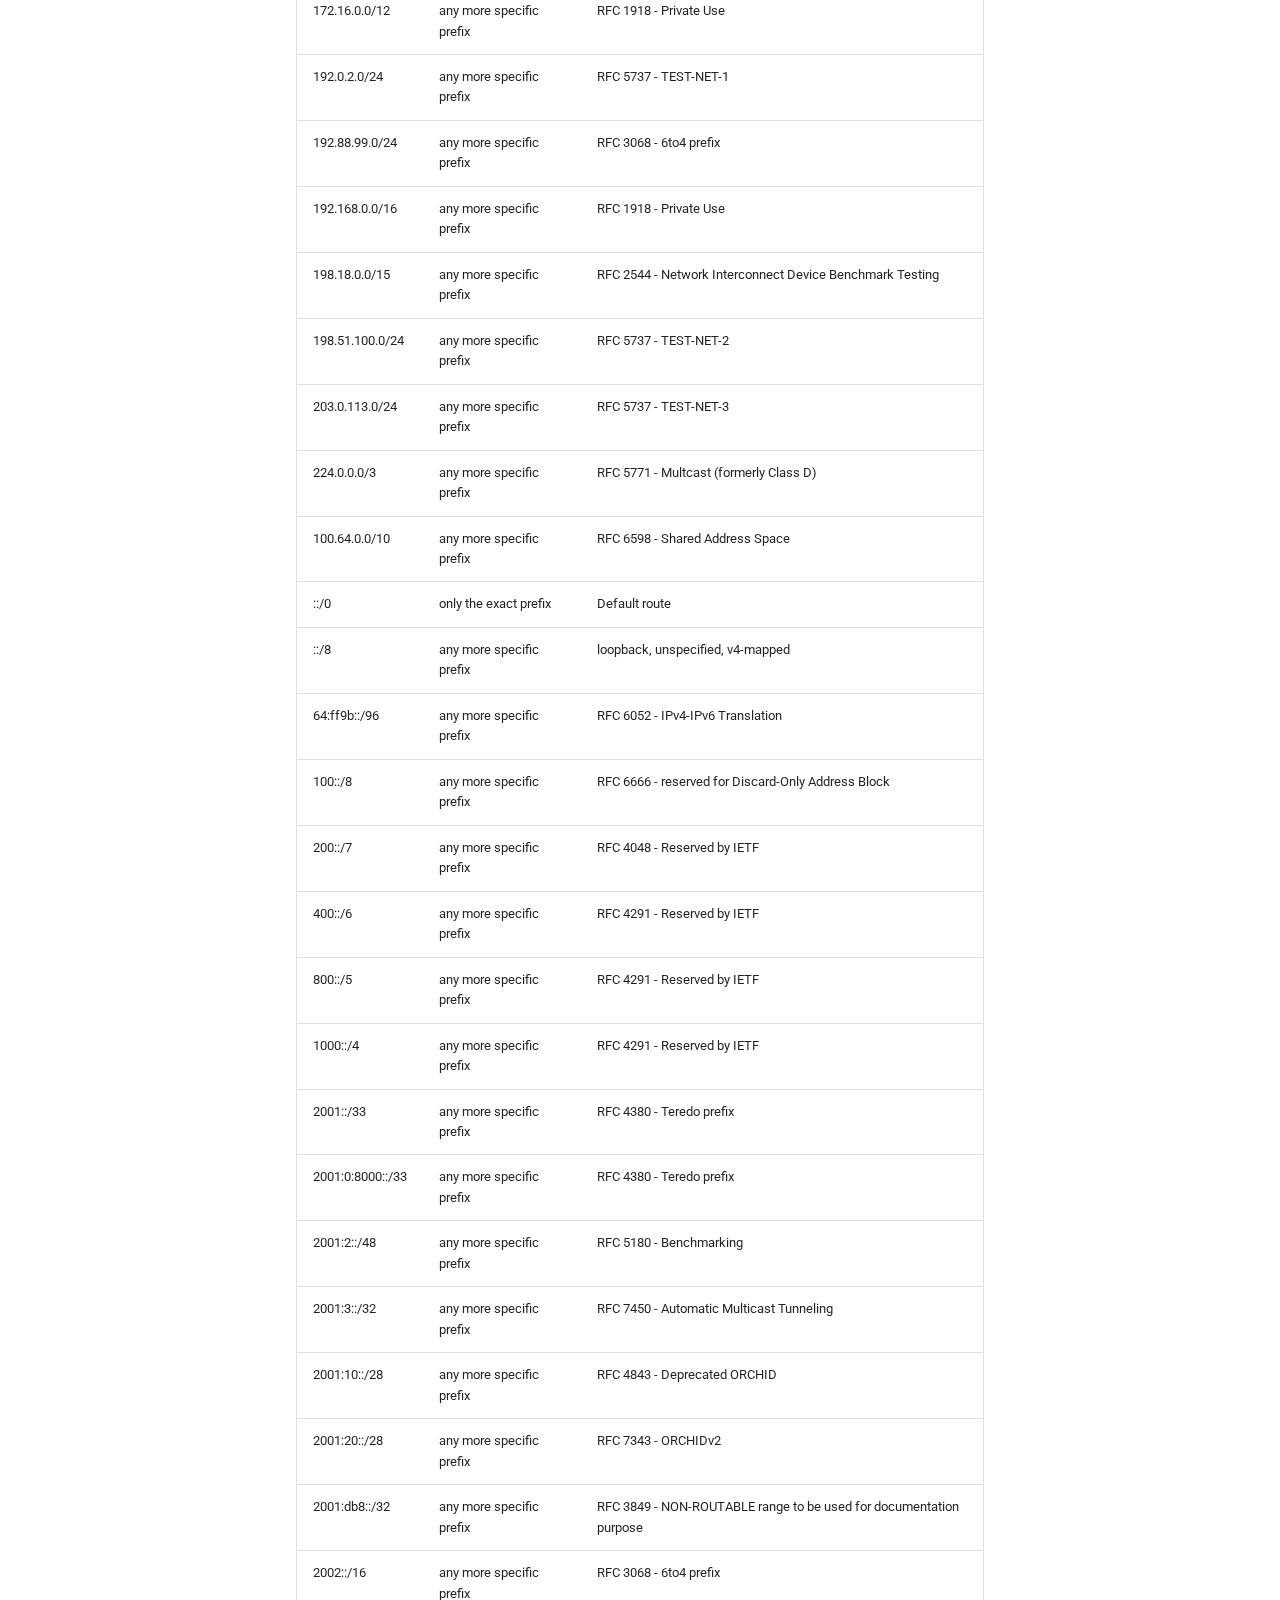
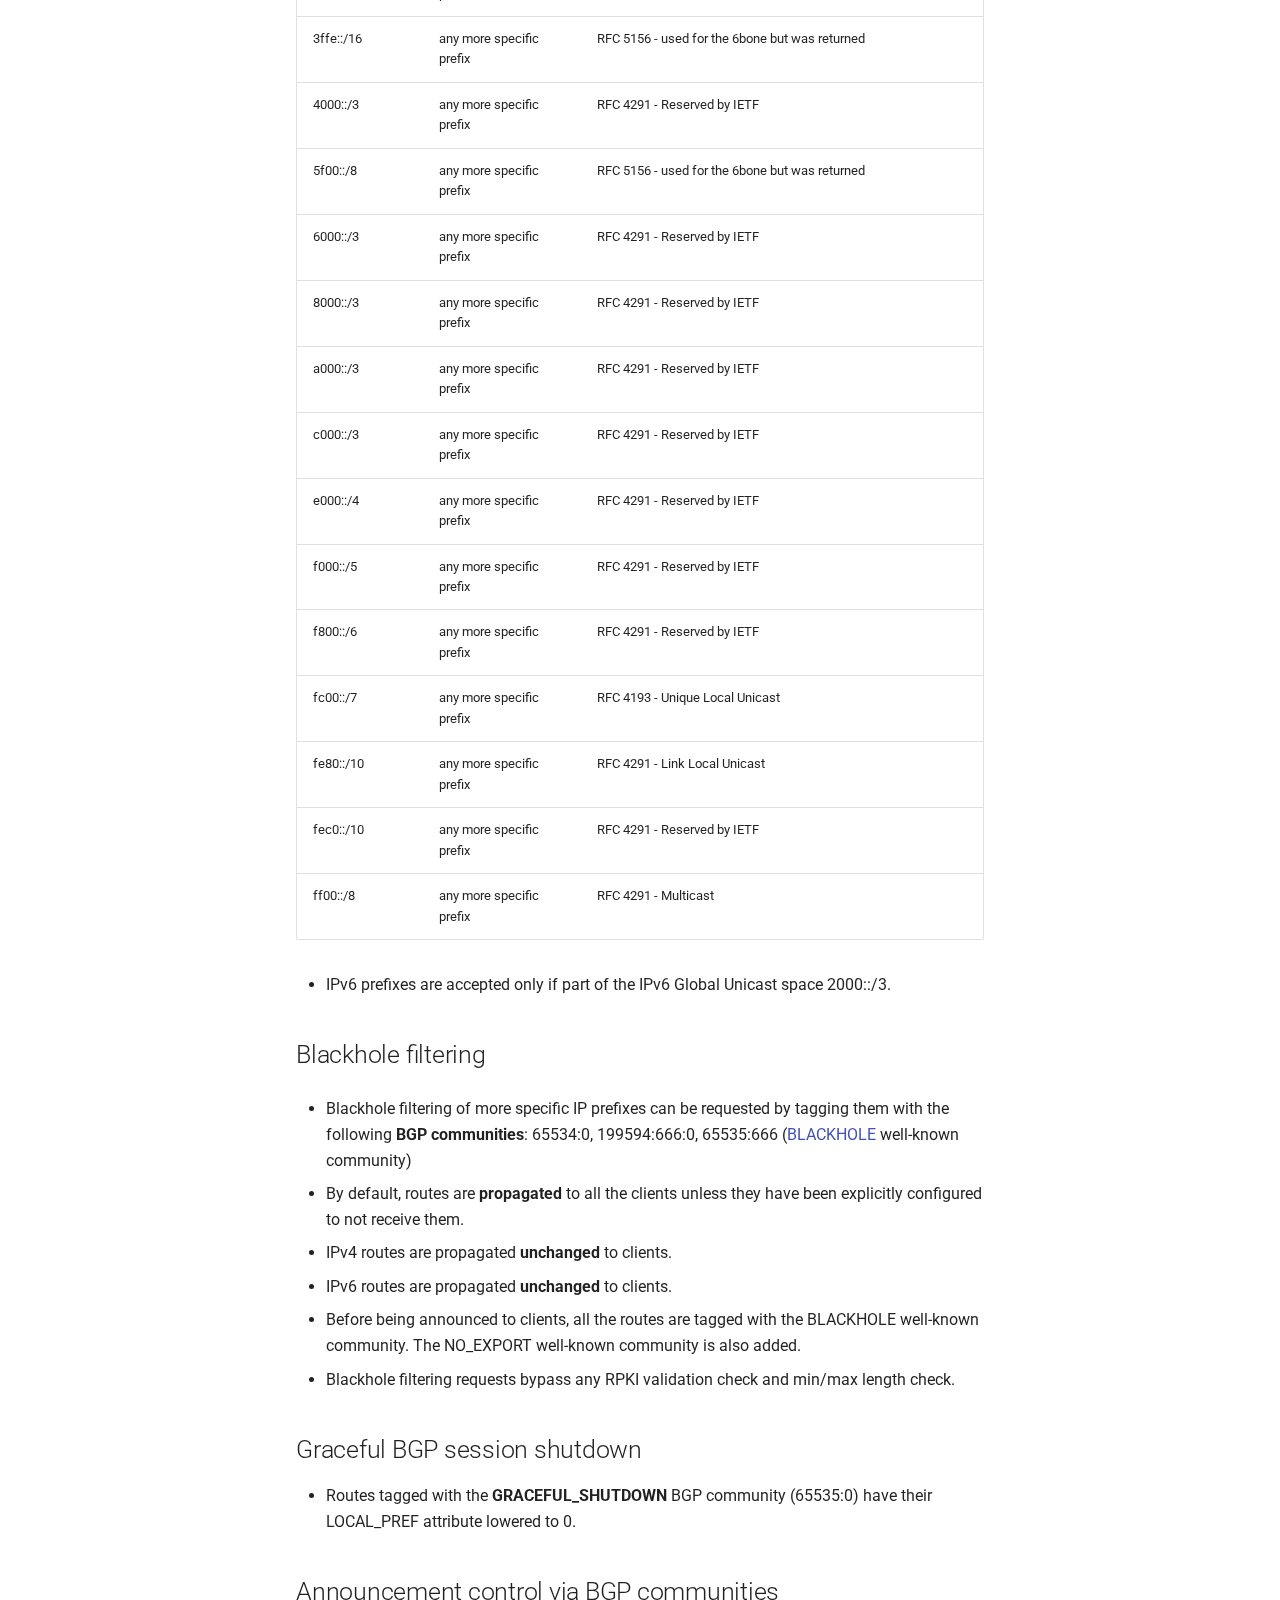
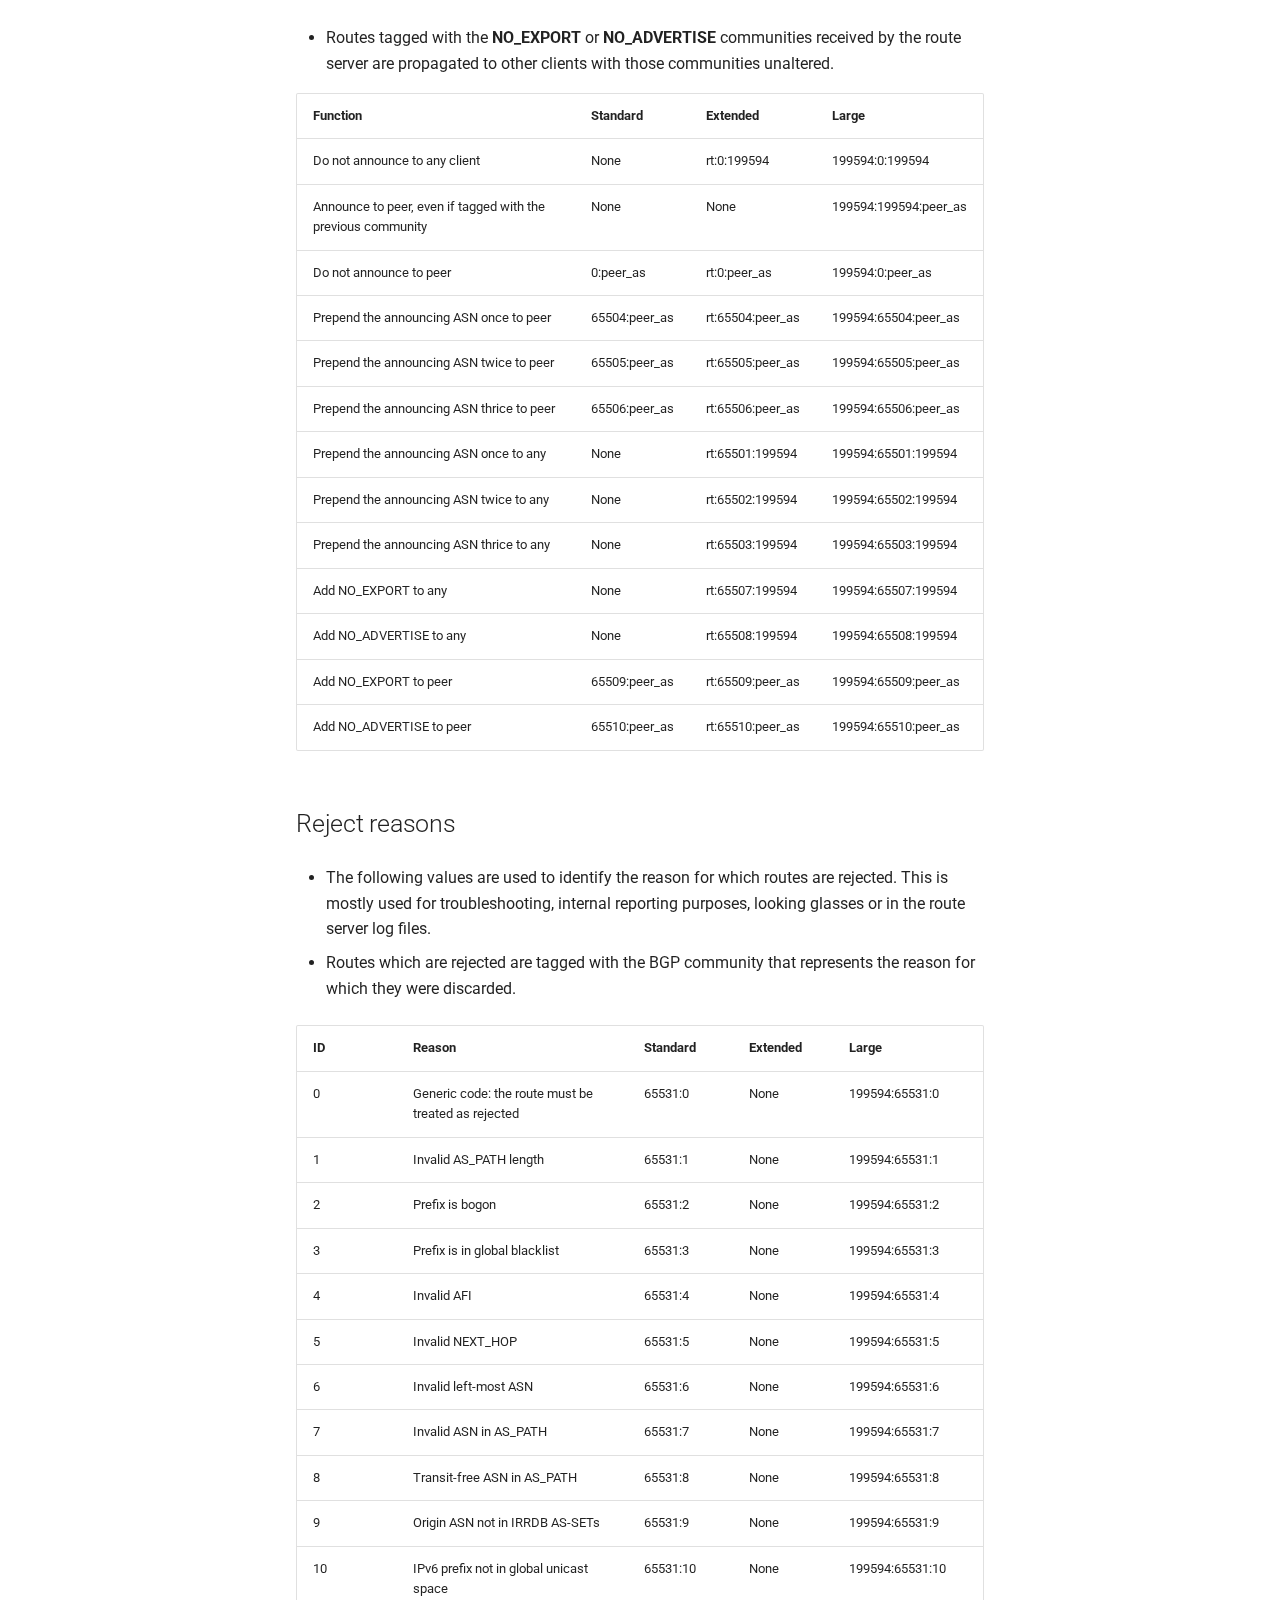
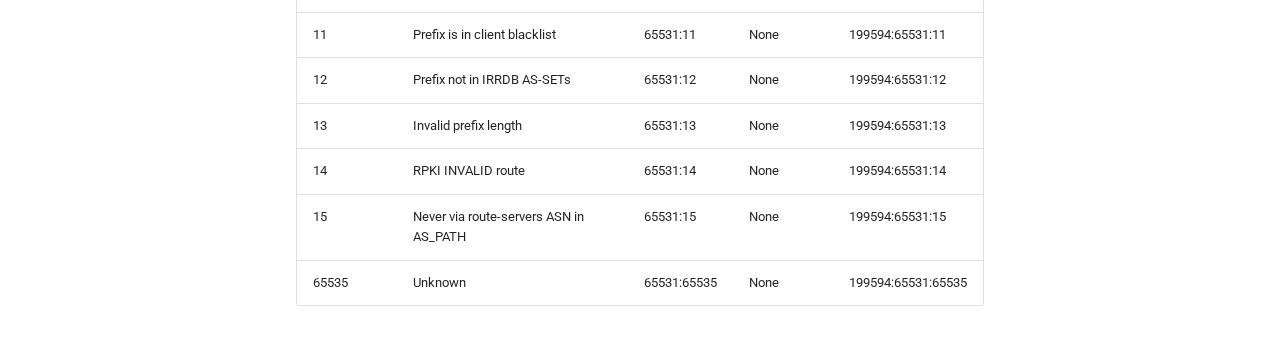
<file: site/RS/index.html>
<!doctype html>
<html lang="en" class="no-js">
  <head>
    
      <meta charset="utf-8">
      <meta name="viewport" content="width=device-width,initial-scale=1">
      
      
      
        <link rel="canonical" href="https://ix.poema.eu.org/RS/">
      
      
        <link rel="prev" href="../members/">
      
      
        <link rel="next" href="../Virtual-IXP/">
      
      
      <link rel="icon" href="../assets/images/favicon.png">
      <meta name="generator" content="mkdocs-1.6.1, mkdocs-material-9.6.5">
    
    
      
        <title>Route Server - Poema IX</title>
      
    
    
      <link rel="stylesheet" href="../assets/stylesheets/main.8608ea7d.min.css">
      
      


    
    
      
    
    
      
        
        
        <link rel="preconnect" href="https://fonts.gstatic.com" crossorigin>
        <link rel="stylesheet" href="https://fonts.googleapis.com/css?family=Roboto:300,300i,400,400i,700,700i%7CRoboto+Mono:400,400i,700,700i&display=fallback">
        <style>:root{--md-text-font:"Roboto";--md-code-font:"Roboto Mono"}</style>
      
    
    
      <link rel="stylesheet" href="../css/hidefooter.css">
    
    <script>__md_scope=new URL("..",location),__md_hash=e=>[...e].reduce(((e,_)=>(e<<5)-e+_.charCodeAt(0)),0),__md_get=(e,_=localStorage,t=__md_scope)=>JSON.parse(_.getItem(t.pathname+"."+e)),__md_set=(e,_,t=localStorage,a=__md_scope)=>{try{t.setItem(a.pathname+"."+e,JSON.stringify(_))}catch(e){}}</script>
    
      

    
    
    
  </head>
  
  
    <body dir="ltr">
  
    
    <input class="md-toggle" data-md-toggle="drawer" type="checkbox" id="__drawer" autocomplete="off">
    <input class="md-toggle" data-md-toggle="search" type="checkbox" id="__search" autocomplete="off">
    <label class="md-overlay" for="__drawer"></label>
    <div data-md-component="skip">
      
        
        <a href="#configuration-of-poema-ix-route-server-at-as199594" class="md-skip">
          Skip to content
        </a>
      
    </div>
    <div data-md-component="announce">
      
    </div>
    
    
      

  

<header class="md-header md-header--shadow" data-md-component="header">
  <nav class="md-header__inner md-grid" aria-label="Header">
    <a href=".." title="Poema IX" class="md-header__button md-logo" aria-label="Poema IX" data-md-component="logo">
      
  
  <svg xmlns="http://www.w3.org/2000/svg" viewBox="0 0 24 24"><path d="M12 8a3 3 0 0 0 3-3 3 3 0 0 0-3-3 3 3 0 0 0-3 3 3 3 0 0 0 3 3m0 3.54C9.64 9.35 6.5 8 3 8v11c3.5 0 6.64 1.35 9 3.54 2.36-2.19 5.5-3.54 9-3.54V8c-3.5 0-6.64 1.35-9 3.54"/></svg>

    </a>
    <label class="md-header__button md-icon" for="__drawer">
      
      <svg xmlns="http://www.w3.org/2000/svg" viewBox="0 0 24 24"><path d="M3 6h18v2H3zm0 5h18v2H3zm0 5h18v2H3z"/></svg>
    </label>
    <div class="md-header__title" data-md-component="header-title">
      <div class="md-header__ellipsis">
        <div class="md-header__topic">
          <span class="md-ellipsis">
            Poema IX
          </span>
        </div>
        <div class="md-header__topic" data-md-component="header-topic">
          <span class="md-ellipsis">
            
              Route Server
            
          </span>
        </div>
      </div>
    </div>
    
    
      <script>var palette=__md_get("__palette");if(palette&&palette.color){if("(prefers-color-scheme)"===palette.color.media){var media=matchMedia("(prefers-color-scheme: light)"),input=document.querySelector(media.matches?"[data-md-color-media='(prefers-color-scheme: light)']":"[data-md-color-media='(prefers-color-scheme: dark)']");palette.color.media=input.getAttribute("data-md-color-media"),palette.color.scheme=input.getAttribute("data-md-color-scheme"),palette.color.primary=input.getAttribute("data-md-color-primary"),palette.color.accent=input.getAttribute("data-md-color-accent")}for(var[key,value]of Object.entries(palette.color))document.body.setAttribute("data-md-color-"+key,value)}</script>
    
    
    
      <label class="md-header__button md-icon" for="__search">
        
        <svg xmlns="http://www.w3.org/2000/svg" viewBox="0 0 24 24"><path d="M9.5 3A6.5 6.5 0 0 1 16 9.5c0 1.61-.59 3.09-1.56 4.23l.27.27h.79l5 5-1.5 1.5-5-5v-.79l-.27-.27A6.52 6.52 0 0 1 9.5 16 6.5 6.5 0 0 1 3 9.5 6.5 6.5 0 0 1 9.5 3m0 2C7 5 5 7 5 9.5S7 14 9.5 14 14 12 14 9.5 12 5 9.5 5"/></svg>
      </label>
      <div class="md-search" data-md-component="search" role="dialog">
  <label class="md-search__overlay" for="__search"></label>
  <div class="md-search__inner" role="search">
    <form class="md-search__form" name="search">
      <input type="text" class="md-search__input" name="query" aria-label="Search" placeholder="Search" autocapitalize="off" autocorrect="off" autocomplete="off" spellcheck="false" data-md-component="search-query" required>
      <label class="md-search__icon md-icon" for="__search">
        
        <svg xmlns="http://www.w3.org/2000/svg" viewBox="0 0 24 24"><path d="M9.5 3A6.5 6.5 0 0 1 16 9.5c0 1.61-.59 3.09-1.56 4.23l.27.27h.79l5 5-1.5 1.5-5-5v-.79l-.27-.27A6.52 6.52 0 0 1 9.5 16 6.5 6.5 0 0 1 3 9.5 6.5 6.5 0 0 1 9.5 3m0 2C7 5 5 7 5 9.5S7 14 9.5 14 14 12 14 9.5 12 5 9.5 5"/></svg>
        
        <svg xmlns="http://www.w3.org/2000/svg" viewBox="0 0 24 24"><path d="M20 11v2H8l5.5 5.5-1.42 1.42L4.16 12l7.92-7.92L13.5 5.5 8 11z"/></svg>
      </label>
      <nav class="md-search__options" aria-label="Search">
        
        <button type="reset" class="md-search__icon md-icon" title="Clear" aria-label="Clear" tabindex="-1">
          
          <svg xmlns="http://www.w3.org/2000/svg" viewBox="0 0 24 24"><path d="M19 6.41 17.59 5 12 10.59 6.41 5 5 6.41 10.59 12 5 17.59 6.41 19 12 13.41 17.59 19 19 17.59 13.41 12z"/></svg>
        </button>
      </nav>
      
    </form>
    <div class="md-search__output">
      <div class="md-search__scrollwrap" tabindex="0" data-md-scrollfix>
        <div class="md-search-result" data-md-component="search-result">
          <div class="md-search-result__meta">
            Initializing search
          </div>
          <ol class="md-search-result__list" role="presentation"></ol>
        </div>
      </div>
    </div>
  </div>
</div>
    
    
      <div class="md-header__source">
        <a href="https://github.com/KSKBpage/KSKB-IX" title="Go to repository" class="md-source" data-md-component="source">
  <div class="md-source__icon md-icon">
    
    <svg xmlns="http://www.w3.org/2000/svg" viewBox="0 0 448 512"><!--! Font Awesome Free 6.7.2 by @fontawesome - https://fontawesome.com License - https://fontawesome.com/license/free (Icons: CC BY 4.0, Fonts: SIL OFL 1.1, Code: MIT License) Copyright 2024 Fonticons, Inc.--><path d="M439.55 236.05 244 40.45a28.87 28.87 0 0 0-40.81 0l-40.66 40.63 51.52 51.52c27.06-9.14 52.68 16.77 43.39 43.68l49.66 49.66c34.23-11.8 61.18 31 35.47 56.69-26.49 26.49-70.21-2.87-56-37.34L240.22 199v121.85c25.3 12.54 22.26 41.85 9.08 55a34.34 34.34 0 0 1-48.55 0c-17.57-17.6-11.07-46.91 11.25-56v-123c-20.8-8.51-24.6-30.74-18.64-45L142.57 101 8.45 235.14a28.86 28.86 0 0 0 0 40.81l195.61 195.6a28.86 28.86 0 0 0 40.8 0l194.69-194.69a28.86 28.86 0 0 0 0-40.81"/></svg>
  </div>
  <div class="md-source__repository">
    GitHub
  </div>
</a>
      </div>
    
  </nav>
  
</header>
    
    <div class="md-container" data-md-component="container">
      
      
        
          
        
      
      <main class="md-main" data-md-component="main">
        <div class="md-main__inner md-grid">
          
            
              
              <div class="md-sidebar md-sidebar--primary" data-md-component="sidebar" data-md-type="navigation" >
                <div class="md-sidebar__scrollwrap">
                  <div class="md-sidebar__inner">
                    



<nav class="md-nav md-nav--primary" aria-label="Navigation" data-md-level="0">
  <label class="md-nav__title" for="__drawer">
    <a href=".." title="Poema IX" class="md-nav__button md-logo" aria-label="Poema IX" data-md-component="logo">
      
  
  <svg xmlns="http://www.w3.org/2000/svg" viewBox="0 0 24 24"><path d="M12 8a3 3 0 0 0 3-3 3 3 0 0 0-3-3 3 3 0 0 0-3 3 3 3 0 0 0 3 3m0 3.54C9.64 9.35 6.5 8 3 8v11c3.5 0 6.64 1.35 9 3.54 2.36-2.19 5.5-3.54 9-3.54V8c-3.5 0-6.64 1.35-9 3.54"/></svg>

    </a>
    Poema IX
  </label>
  
    <div class="md-nav__source">
      <a href="https://github.com/KSKBpage/KSKB-IX" title="Go to repository" class="md-source" data-md-component="source">
  <div class="md-source__icon md-icon">
    
    <svg xmlns="http://www.w3.org/2000/svg" viewBox="0 0 448 512"><!--! Font Awesome Free 6.7.2 by @fontawesome - https://fontawesome.com License - https://fontawesome.com/license/free (Icons: CC BY 4.0, Fonts: SIL OFL 1.1, Code: MIT License) Copyright 2024 Fonticons, Inc.--><path d="M439.55 236.05 244 40.45a28.87 28.87 0 0 0-40.81 0l-40.66 40.63 51.52 51.52c27.06-9.14 52.68 16.77 43.39 43.68l49.66 49.66c34.23-11.8 61.18 31 35.47 56.69-26.49 26.49-70.21-2.87-56-37.34L240.22 199v121.85c25.3 12.54 22.26 41.85 9.08 55a34.34 34.34 0 0 1-48.55 0c-17.57-17.6-11.07-46.91 11.25-56v-123c-20.8-8.51-24.6-30.74-18.64-45L142.57 101 8.45 235.14a28.86 28.86 0 0 0 0 40.81l195.61 195.6a28.86 28.86 0 0 0 40.8 0l194.69-194.69a28.86 28.86 0 0 0 0-40.81"/></svg>
  </div>
  <div class="md-source__repository">
    GitHub
  </div>
</a>
    </div>
  
  <ul class="md-nav__list" data-md-scrollfix>
    
      
      
  
  
  
  
    <li class="md-nav__item">
      <a href=".." class="md-nav__link">
        
  
  <span class="md-ellipsis">
    Poema IX
    
  </span>
  

      </a>
    </li>
  

    
      
      
  
  
  
  
    <li class="md-nav__item">
      <a href="../index-en/" class="md-nav__link">
        
  
  <span class="md-ellipsis">
    Poema IX(EN)
    
  </span>
  

      </a>
    </li>
  

    
      
      
  
  
  
  
    <li class="md-nav__item">
      <a href="../PoP-List/" class="md-nav__link">
        
  
  <span class="md-ellipsis">
    PoP List
    
  </span>
  

      </a>
    </li>
  

    
      
      
  
  
  
  
    <li class="md-nav__item">
      <a href="../PoP-List-en/" class="md-nav__link">
        
  
  <span class="md-ellipsis">
    PoP List(EN)
    
  </span>
  

      </a>
    </li>
  

    
      
      
  
  
  
  
    <li class="md-nav__item">
      <a href="../members/" class="md-nav__link">
        
  
  <span class="md-ellipsis">
    Member List
    
  </span>
  

      </a>
    </li>
  

    
      
      
  
  
    
  
  
  
    <li class="md-nav__item md-nav__item--active">
      
      <input class="md-nav__toggle md-toggle" type="checkbox" id="__toc">
      
      
        
      
      
        <label class="md-nav__link md-nav__link--active" for="__toc">
          
  
  <span class="md-ellipsis">
    Route Server
    
  </span>
  

          <span class="md-nav__icon md-icon"></span>
        </label>
      
      <a href="./" class="md-nav__link md-nav__link--active">
        
  
  <span class="md-ellipsis">
    Route Server
    
  </span>
  

      </a>
      
        

<nav class="md-nav md-nav--secondary" aria-label="Table of contents">
  
  
  
    
  
  
    <label class="md-nav__title" for="__toc">
      <span class="md-nav__icon md-icon"></span>
      Table of contents
    </label>
    <ul class="md-nav__list" data-md-component="toc" data-md-scrollfix>
      
        <li class="md-nav__item">
  <a href="#bgp-sessions-default-configuration" class="md-nav__link">
    <span class="md-ellipsis">
      BGP sessions default configuration
    </span>
  </a>
  
</li>
      
        <li class="md-nav__item">
  <a href="#route-server-general-behaviours" class="md-nav__link">
    <span class="md-ellipsis">
      Route server general behaviours
    </span>
  </a>
  
</li>
      
        <li class="md-nav__item">
  <a href="#default-filtering-policy" class="md-nav__link">
    <span class="md-ellipsis">
      Default filtering policy
    </span>
  </a>
  
    <nav class="md-nav" aria-label="Default filtering policy">
      <ul class="md-nav__list">
        
          <li class="md-nav__item">
  <a href="#next_hop-attribute" class="md-nav__link">
    <span class="md-ellipsis">
      NEXT_HOP attribute
    </span>
  </a>
  
</li>
        
          <li class="md-nav__item">
  <a href="#as_path-attribute" class="md-nav__link">
    <span class="md-ellipsis">
      AS_PATH attribute
    </span>
  </a>
  
</li>
        
          <li class="md-nav__item">
  <a href="#irrdbs-prefixorigin-asn-enforcement" class="md-nav__link">
    <span class="md-ellipsis">
      IRRDBs prefix/origin ASN enforcement
    </span>
  </a>
  
</li>
        
          <li class="md-nav__item">
  <a href="#rpki-bgp-prefix-origin-validation" class="md-nav__link">
    <span class="md-ellipsis">
      RPKI BGP Prefix Origin Validation
    </span>
  </a>
  
</li>
        
          <li class="md-nav__item">
  <a href="#rpki-roas" class="md-nav__link">
    <span class="md-ellipsis">
      RPKI ROAs
    </span>
  </a>
  
</li>
        
          <li class="md-nav__item">
  <a href="#max-pref-limit" class="md-nav__link">
    <span class="md-ellipsis">
      Max-pref limit
    </span>
  </a>
  
</li>
        
          <li class="md-nav__item">
  <a href="#minmax-prefix-length" class="md-nav__link">
    <span class="md-ellipsis">
      Min/max prefix length
    </span>
  </a>
  
</li>
        
          <li class="md-nav__item">
  <a href="#rejected-prefixes" class="md-nav__link">
    <span class="md-ellipsis">
      Rejected prefixes
    </span>
  </a>
  
</li>
        
      </ul>
    </nav>
  
</li>
      
        <li class="md-nav__item">
  <a href="#blackhole-filtering" class="md-nav__link">
    <span class="md-ellipsis">
      Blackhole filtering
    </span>
  </a>
  
</li>
      
        <li class="md-nav__item">
  <a href="#graceful-bgp-session-shutdown" class="md-nav__link">
    <span class="md-ellipsis">
      Graceful BGP session shutdown
    </span>
  </a>
  
</li>
      
        <li class="md-nav__item">
  <a href="#announcement-control-via-bgp-communities" class="md-nav__link">
    <span class="md-ellipsis">
      Announcement control via BGP communities
    </span>
  </a>
  
</li>
      
        <li class="md-nav__item">
  <a href="#reject-reasons" class="md-nav__link">
    <span class="md-ellipsis">
      Reject reasons
    </span>
  </a>
  
</li>
      
    </ul>
  
</nav>
      
    </li>
  

    
      
      
  
  
  
  
    <li class="md-nav__item">
      <a href="../Virtual-IXP/" class="md-nav__link">
        
  
  <span class="md-ellipsis">
    Virtual IXP
    
  </span>
  

      </a>
    </li>
  

    
      
      
  
  
  
  
    <li class="md-nav__item">
      <a href="https://net.kskb.eu.org" class="md-nav__link">
        
  
  <span class="md-ellipsis">
    Poema Network
    
  </span>
  

      </a>
    </li>
  

    
  </ul>
</nav>
                  </div>
                </div>
              </div>
            
            
              
              <div class="md-sidebar md-sidebar--secondary" data-md-component="sidebar" data-md-type="toc" >
                <div class="md-sidebar__scrollwrap">
                  <div class="md-sidebar__inner">
                    

<nav class="md-nav md-nav--secondary" aria-label="Table of contents">
  
  
  
    
  
  
    <label class="md-nav__title" for="__toc">
      <span class="md-nav__icon md-icon"></span>
      Table of contents
    </label>
    <ul class="md-nav__list" data-md-component="toc" data-md-scrollfix>
      
        <li class="md-nav__item">
  <a href="#bgp-sessions-default-configuration" class="md-nav__link">
    <span class="md-ellipsis">
      BGP sessions default configuration
    </span>
  </a>
  
</li>
      
        <li class="md-nav__item">
  <a href="#route-server-general-behaviours" class="md-nav__link">
    <span class="md-ellipsis">
      Route server general behaviours
    </span>
  </a>
  
</li>
      
        <li class="md-nav__item">
  <a href="#default-filtering-policy" class="md-nav__link">
    <span class="md-ellipsis">
      Default filtering policy
    </span>
  </a>
  
    <nav class="md-nav" aria-label="Default filtering policy">
      <ul class="md-nav__list">
        
          <li class="md-nav__item">
  <a href="#next_hop-attribute" class="md-nav__link">
    <span class="md-ellipsis">
      NEXT_HOP attribute
    </span>
  </a>
  
</li>
        
          <li class="md-nav__item">
  <a href="#as_path-attribute" class="md-nav__link">
    <span class="md-ellipsis">
      AS_PATH attribute
    </span>
  </a>
  
</li>
        
          <li class="md-nav__item">
  <a href="#irrdbs-prefixorigin-asn-enforcement" class="md-nav__link">
    <span class="md-ellipsis">
      IRRDBs prefix/origin ASN enforcement
    </span>
  </a>
  
</li>
        
          <li class="md-nav__item">
  <a href="#rpki-bgp-prefix-origin-validation" class="md-nav__link">
    <span class="md-ellipsis">
      RPKI BGP Prefix Origin Validation
    </span>
  </a>
  
</li>
        
          <li class="md-nav__item">
  <a href="#rpki-roas" class="md-nav__link">
    <span class="md-ellipsis">
      RPKI ROAs
    </span>
  </a>
  
</li>
        
          <li class="md-nav__item">
  <a href="#max-pref-limit" class="md-nav__link">
    <span class="md-ellipsis">
      Max-pref limit
    </span>
  </a>
  
</li>
        
          <li class="md-nav__item">
  <a href="#minmax-prefix-length" class="md-nav__link">
    <span class="md-ellipsis">
      Min/max prefix length
    </span>
  </a>
  
</li>
        
          <li class="md-nav__item">
  <a href="#rejected-prefixes" class="md-nav__link">
    <span class="md-ellipsis">
      Rejected prefixes
    </span>
  </a>
  
</li>
        
      </ul>
    </nav>
  
</li>
      
        <li class="md-nav__item">
  <a href="#blackhole-filtering" class="md-nav__link">
    <span class="md-ellipsis">
      Blackhole filtering
    </span>
  </a>
  
</li>
      
        <li class="md-nav__item">
  <a href="#graceful-bgp-session-shutdown" class="md-nav__link">
    <span class="md-ellipsis">
      Graceful BGP session shutdown
    </span>
  </a>
  
</li>
      
        <li class="md-nav__item">
  <a href="#announcement-control-via-bgp-communities" class="md-nav__link">
    <span class="md-ellipsis">
      Announcement control via BGP communities
    </span>
  </a>
  
</li>
      
        <li class="md-nav__item">
  <a href="#reject-reasons" class="md-nav__link">
    <span class="md-ellipsis">
      Reject reasons
    </span>
  </a>
  
</li>
      
    </ul>
  
</nav>
                  </div>
                </div>
              </div>
            
          
          
            <div class="md-content" data-md-component="content">
              <article class="md-content__inner md-typeset">
                
                  


  
  


<h1 id="configuration-of-poema-ix-route-server-at-as199594">Configuration of Poema IX Route Server at AS199594</h1>
<h2 id="bgp-sessions-default-configuration">BGP sessions default configuration</h2>
<ul>
<li><strong>Passive</strong> sessions are configured toward neighbors.</li>
<li>GTSM (Generalized TTL Security Mechanism - <a href="//tools.ietf.org/html/rfc5082">RFC5082</a>) is <strong>disabled</strong> on sessions toward the neighbors.</li>
<li><strong>ADD-PATH</strong> capability (<a href="//tools.ietf.org/html/rfc7911">RFC7911</a>) is negotiaded by default; the route server is configured as "able to send multiple paths to its peer".</li>
</ul>
<h2 id="route-server-general-behaviours">Route server general behaviours</h2>
<ul>
<li>Route server ASN is <strong>not prepended</strong> to the AS_PATH of routes announced to clients (<a href="https://tools.ietf.org/html/rfc7947#section-2.2.2.1">RFC7947 section 2.2.2.1</a>).</li>
<li>Route server <strong>does  implement</strong> path-hiding mitigation techniques (<a href="https://tools.ietf.org/html/rfc7947#section-2.3.1">RFC7947 section 2.3.1</a>).</li>
</ul>
<h2 id="default-filtering-policy">Default filtering policy</h2>
<h3 id="next_hop-attribute">NEXT_HOP attribute</h3>
<ul>
<li>The route server verifies that the NEXT_HOP attribute of routes received from a client matches the <strong>IP address of the client itself</strong>.</li>
</ul>
<h3 id="as_path-attribute">AS_PATH attribute</h3>
<ul>
<li>Routes whose <strong>AS_PATH is longer than 32</strong> ASNs are rejected.</li>
<li>The <strong>left-most ASN</strong> in the AS_PATH of any route announced to the route server must be the ASN of the announcing client.</li>
<li>Routes whose AS_PATH contains <a href="http://mailman.nanog.org/pipermail/nanog/2016-June/086078.html"><strong>private or invalid ASNs</strong></a> are rejected.</li>
<li>Routes with an AS_PATH containing one or more of the following <strong>"transit-free" networks</strong>' ASNs
are <strong>rejected</strong>.</li>
</ul>
<p>List of "transit-free" networks' ASNs:
<a href="https://stat.ripe.net/AS701">701</a>, <a href="https://stat.ripe.net/AS1239">1239</a>, <a href="https://stat.ripe.net/AS1299">1299</a>, <a href="https://stat.ripe.net/AS2914">2914</a>, <a href="https://stat.ripe.net/AS3257">3257</a>, <a href="https://stat.ripe.net/AS3320">3320</a>, <a href="https://stat.ripe.net/AS3356">3356</a>, <a href="https://stat.ripe.net/AS3491">3491</a>, <a href="https://stat.ripe.net/AS5511">5511</a>, <a href="https://stat.ripe.net/AS6453">6453</a>, <a href="https://stat.ripe.net/AS6461">6461</a>, <a href="https://stat.ripe.net/AS6762">6762</a>, <a href="https://stat.ripe.net/AS6830">6830</a>, <a href="https://stat.ripe.net/AS7018">7018</a>, <a href="https://stat.ripe.net/AS12956">12956</a>, <a href="https://stat.ripe.net/AS174">174</a>, <a href="https://stat.ripe.net/AS1273">1273</a>, <a href="https://stat.ripe.net/AS2828">2828</a>, <a href="https://stat.ripe.net/AS4134">4134</a>, <a href="https://stat.ripe.net/AS4809">4809</a>, <a href="https://stat.ripe.net/AS4637">4637</a>, <a href="https://stat.ripe.net/AS6939">6939</a>, <a href="https://stat.ripe.net/AS7473">7473</a>, <a href="https://stat.ripe.net/AS7922">7922</a>, <a href="https://stat.ripe.net/AS9002">9002</a>
* Routes with an AS_PATH containing one or more <strong>"never via route-servers" networks</strong>' ASNs are <strong>rejected</strong>.</p>
<h3 id="irrdbs-prefixorigin-asn-enforcement">IRRDBs prefix/origin ASN enforcement</h3>
<ul>
<li>Origin ASN validity is <strong>enforced</strong>. Routes whose origin ASN is not authorized by the client's AS-SET are rejected.</li>
<li>Announced prefixes validity is <strong>enforced</strong>. Routes whose prefix is not part of the client's AS-SET are rejected.
  Longer prefixes that are covered by one entry of the resulting route set are accepted.</li>
<li>Route <strong>validity state</strong> is signalled to route server clients using the following <strong>BGP communities</strong>:</li>
</ul>
<table>
<thead>
<tr>
<th>Validity state</th>
<th>Standard</th>
<th>Extended</th>
<th>Large</th>
</tr>
</thead>
<tbody>
<tr>
<td>Origin ASN is NOT included in client's AS-SET</td>
<td>65530:0</td>
<td>None</td>
<td>199594:65530:0</td>
</tr>
<tr>
<td>Origin ASN is included in client's AS-SET</td>
<td>65530:1</td>
<td>None</td>
<td>199594:65530:1</td>
</tr>
<tr>
<td>Prefix matched by a RPKI ROA for the authorized origin ASN</td>
<td>65530:2</td>
<td>None</td>
<td>199594:65530:2</td>
</tr>
<tr>
<td>Route authorized soley because of a client white list entry</td>
<td>65530:3</td>
<td>None</td>
<td>199594:65530:3</td>
</tr>
<tr>
<td>Prefix matched by an entry of the ARIN Whois DB dump</td>
<td>65530:4</td>
<td>None</td>
<td>199594:65530:4</td>
</tr>
<tr>
<td>Prefix is included in client's AS-SET</td>
<td>65530:5</td>
<td>None</td>
<td>199594:65530:5</td>
</tr>
<tr>
<td>Prefix is NOT included in client's AS-SET</td>
<td>65530:6</td>
<td>None</td>
<td>199594:65530:6</td>
</tr>
<tr>
<td>AS-PATH contains transit providers</td>
<td>65530:7</td>
<td>None</td>
<td>199594:65530:7</td>
</tr>
</tbody>
</table>
<h3 id="rpki-bgp-prefix-origin-validation">RPKI BGP Prefix Origin Validation</h3>
<ul>
<li><a href="https://tools.ietf.org/html/rfc6483">RPKI BGP Origin Validation</a> of routes received by the route server is <strong>enabled</strong>.</li>
<li>When an INVALID route is received by the route server, <strong>it is rejected</strong>.</li>
</ul>
<h3 id="rpki-roas">RPKI ROAs</h3>
<ul>
<li>RPKI ROAs are fetched from the RIPE RPKI Validator format cache files at <a href="https://console.rpki-client.org/vrps.json" rel="noopener">https://console.rpki-client.org/vrps.json</a>, <a href="https://rpki.gin.ntt.net/api/export.json" rel="noopener">https://rpki.gin.ntt.net/api/export.json</a>, <a href="https://rpki-validator.ripe.net/api/export.json" rel="noopener">https://rpki-validator.ripe.net/api/export.json</a>. The following Trust Anchors are used: APNIC RPKI Root, AfriNIC RPKI Root, LACNIC RPKI Root, RIPE NCC RPKI Root, apnic, afrinic, lacnic, ripe</li>
</ul>
<h3 id="max-pref-limit">Max-pref limit</h3>
<ul>
<li>A <strong>max-prefix limit</strong> is enforced; when it triggers,  new routes from the announcing client are <strong>discarded</strong>.</li>
<li>If no more specific limits exist for the client, the <strong>general limit</strong> of 170000 IPv4 routes and 12000 IPv6 routes is enforced.</li>
</ul>
<h3 id="minmax-prefix-length">Min/max prefix length</h3>
<ul>
<li>Only prefixes whose length is in the following range are accepted by the route server:<ul>
<li>IPv4: 8-24</li>
<li>IPv6: 12-48</li>
</ul>
</li>
</ul>
<h3 id="rejected-prefixes">Rejected prefixes</h3>
<ul>
<li>The following prefixes are <strong>unconditionally rejected</strong>:</li>
</ul>
<table>
<thead>
<tr>
<th>Prefix</th>
<th>More specific</th>
<th>Comment</th>
</tr>
</thead>
<tbody>
<tr>
<td>fd00::/8</td>
<td>any more specific prefix</td>
<td>DN42 Network</td>
</tr>
</tbody>
</table>
<ul>
<li><strong>Bogon prefixes</strong> are rejected too.</li>
</ul>
<table>
<thead>
<tr>
<th>Prefix</th>
<th>More specific</th>
<th>Comment</th>
</tr>
</thead>
<tbody>
<tr>
<td>0.0.0.0/0</td>
<td>only the exact prefix</td>
<td>Default route</td>
</tr>
<tr>
<td>0.0.0.0/8</td>
<td>any more specific prefix</td>
<td>IANA - Local Identification</td>
</tr>
<tr>
<td>10.0.0.0/8</td>
<td>any more specific prefix</td>
<td>RFC 1918 - Private Use</td>
</tr>
<tr>
<td>127.0.0.0/8</td>
<td>any more specific prefix</td>
<td>IANA - Loopback</td>
</tr>
<tr>
<td>169.254.0.0/16</td>
<td>any more specific prefix</td>
<td>RFC 3927 - Link Local</td>
</tr>
<tr>
<td>172.16.0.0/12</td>
<td>any more specific prefix</td>
<td>RFC 1918 - Private Use</td>
</tr>
<tr>
<td>192.0.2.0/24</td>
<td>any more specific prefix</td>
<td>RFC 5737 - TEST-NET-1</td>
</tr>
<tr>
<td>192.88.99.0/24</td>
<td>any more specific prefix</td>
<td>RFC 3068 - 6to4 prefix</td>
</tr>
<tr>
<td>192.168.0.0/16</td>
<td>any more specific prefix</td>
<td>RFC 1918 - Private Use</td>
</tr>
<tr>
<td>198.18.0.0/15</td>
<td>any more specific prefix</td>
<td>RFC 2544 - Network Interconnect Device Benchmark Testing</td>
</tr>
<tr>
<td>198.51.100.0/24</td>
<td>any more specific prefix</td>
<td>RFC 5737 - TEST-NET-2</td>
</tr>
<tr>
<td>203.0.113.0/24</td>
<td>any more specific prefix</td>
<td>RFC 5737 - TEST-NET-3</td>
</tr>
<tr>
<td>224.0.0.0/3</td>
<td>any more specific prefix</td>
<td>RFC 5771 - Multcast (formerly Class D)</td>
</tr>
<tr>
<td>100.64.0.0/10</td>
<td>any more specific prefix</td>
<td>RFC 6598 - Shared Address Space</td>
</tr>
<tr>
<td>::/0</td>
<td>only the exact prefix</td>
<td>Default route</td>
</tr>
<tr>
<td>::/8</td>
<td>any more specific prefix</td>
<td>loopback, unspecified, v4-mapped</td>
</tr>
<tr>
<td>64:ff9b::/96</td>
<td>any more specific prefix</td>
<td>RFC 6052 - IPv4-IPv6 Translation</td>
</tr>
<tr>
<td>100::/8</td>
<td>any more specific prefix</td>
<td>RFC 6666 - reserved for Discard-Only Address Block</td>
</tr>
<tr>
<td>200::/7</td>
<td>any more specific prefix</td>
<td>RFC 4048 - Reserved by IETF</td>
</tr>
<tr>
<td>400::/6</td>
<td>any more specific prefix</td>
<td>RFC 4291 - Reserved by IETF</td>
</tr>
<tr>
<td>800::/5</td>
<td>any more specific prefix</td>
<td>RFC 4291 - Reserved by IETF</td>
</tr>
<tr>
<td>1000::/4</td>
<td>any more specific prefix</td>
<td>RFC 4291 - Reserved by IETF</td>
</tr>
<tr>
<td>2001::/33</td>
<td>any more specific prefix</td>
<td>RFC 4380 - Teredo prefix</td>
</tr>
<tr>
<td>2001:0:8000::/33</td>
<td>any more specific prefix</td>
<td>RFC 4380 - Teredo prefix</td>
</tr>
<tr>
<td>2001:2::/48</td>
<td>any more specific prefix</td>
<td>RFC 5180 - Benchmarking</td>
</tr>
<tr>
<td>2001:3::/32</td>
<td>any more specific prefix</td>
<td>RFC 7450 - Automatic Multicast Tunneling</td>
</tr>
<tr>
<td>2001:10::/28</td>
<td>any more specific prefix</td>
<td>RFC 4843 - Deprecated ORCHID</td>
</tr>
<tr>
<td>2001:20::/28</td>
<td>any more specific prefix</td>
<td>RFC 7343 - ORCHIDv2</td>
</tr>
<tr>
<td>2001:db8::/32</td>
<td>any more specific prefix</td>
<td>RFC 3849 - NON-ROUTABLE range to be used for documentation purpose</td>
</tr>
<tr>
<td>2002::/16</td>
<td>any more specific prefix</td>
<td>RFC 3068 - 6to4 prefix</td>
</tr>
<tr>
<td>3ffe::/16</td>
<td>any more specific prefix</td>
<td>RFC 5156 - used for the 6bone but was returned</td>
</tr>
<tr>
<td>4000::/3</td>
<td>any more specific prefix</td>
<td>RFC 4291 - Reserved by IETF</td>
</tr>
<tr>
<td>5f00::/8</td>
<td>any more specific prefix</td>
<td>RFC 5156 - used for the 6bone but was returned</td>
</tr>
<tr>
<td>6000::/3</td>
<td>any more specific prefix</td>
<td>RFC 4291 - Reserved by IETF</td>
</tr>
<tr>
<td>8000::/3</td>
<td>any more specific prefix</td>
<td>RFC 4291 - Reserved by IETF</td>
</tr>
<tr>
<td>a000::/3</td>
<td>any more specific prefix</td>
<td>RFC 4291 - Reserved by IETF</td>
</tr>
<tr>
<td>c000::/3</td>
<td>any more specific prefix</td>
<td>RFC 4291 - Reserved by IETF</td>
</tr>
<tr>
<td>e000::/4</td>
<td>any more specific prefix</td>
<td>RFC 4291 - Reserved by IETF</td>
</tr>
<tr>
<td>f000::/5</td>
<td>any more specific prefix</td>
<td>RFC 4291 - Reserved by IETF</td>
</tr>
<tr>
<td>f800::/6</td>
<td>any more specific prefix</td>
<td>RFC 4291 - Reserved by IETF</td>
</tr>
<tr>
<td>fc00::/7</td>
<td>any more specific prefix</td>
<td>RFC 4193 - Unique Local Unicast</td>
</tr>
<tr>
<td>fe80::/10</td>
<td>any more specific prefix</td>
<td>RFC 4291 - Link Local Unicast</td>
</tr>
<tr>
<td>fec0::/10</td>
<td>any more specific prefix</td>
<td>RFC 4291 - Reserved by IETF</td>
</tr>
<tr>
<td>ff00::/8</td>
<td>any more specific prefix</td>
<td>RFC 4291 - Multicast</td>
</tr>
</tbody>
</table>
<ul>
<li>IPv6 prefixes are accepted only if part of the IPv6 Global Unicast space 2000::/3.</li>
</ul>
<h2 id="blackhole-filtering">Blackhole filtering</h2>
<ul>
<li>
<p>Blackhole filtering of more specific IP prefixes can be requested by tagging them with the following <strong>BGP communities</strong>: 65534:0, 199594:666:0,  65535:666 (<a href="https://tools.ietf.org/html/rfc7999#section-5">BLACKHOLE</a> well-known community)</p>
</li>
<li>
<p>By default, routes are <strong>propagated</strong> to all the clients unless they have been explicitly configured to not receive them.</p>
</li>
<li>IPv4 routes are propagated <strong>unchanged</strong> to clients.</li>
<li>IPv6 routes are propagated <strong>unchanged</strong> to clients.</li>
<li>Before being announced to clients, all the routes are tagged with the BLACKHOLE well-known community.
  The NO_EXPORT well-known community is also added.</li>
<li>Blackhole filtering requests bypass any RPKI validation check and min/max length check.</li>
</ul>
<h2 id="graceful-bgp-session-shutdown">Graceful BGP session shutdown</h2>
<ul>
<li>Routes tagged with the <strong>GRACEFUL_SHUTDOWN</strong> BGP community (65535:0) have their LOCAL_PREF attribute lowered to 0.</li>
</ul>
<h2 id="announcement-control-via-bgp-communities">Announcement control via BGP communities</h2>
<ul>
<li>Routes tagged with the <strong>NO_EXPORT</strong> or <strong>NO_ADVERTISE</strong> communities received by the route server are propagated to other clients with those communities unaltered.</li>
</ul>
<table>
<thead>
<tr>
<th>Function</th>
<th>Standard</th>
<th>Extended</th>
<th>Large</th>
</tr>
</thead>
<tbody>
<tr>
<td>Do not announce to any client</td>
<td>None</td>
<td>rt:0:199594</td>
<td>199594:0:199594</td>
</tr>
<tr>
<td>Announce to peer, even if tagged with the previous community</td>
<td>None</td>
<td>None</td>
<td>199594:199594:peer_as</td>
</tr>
<tr>
<td>Do not announce to peer</td>
<td>0:peer_as</td>
<td>rt:0:peer_as</td>
<td>199594:0:peer_as</td>
</tr>
<tr>
<td>Prepend the announcing ASN once to peer</td>
<td>65504:peer_as</td>
<td>rt:65504:peer_as</td>
<td>199594:65504:peer_as</td>
</tr>
<tr>
<td>Prepend the announcing ASN twice to peer</td>
<td>65505:peer_as</td>
<td>rt:65505:peer_as</td>
<td>199594:65505:peer_as</td>
</tr>
<tr>
<td>Prepend the announcing ASN thrice to peer</td>
<td>65506:peer_as</td>
<td>rt:65506:peer_as</td>
<td>199594:65506:peer_as</td>
</tr>
<tr>
<td>Prepend the announcing ASN once to any</td>
<td>None</td>
<td>rt:65501:199594</td>
<td>199594:65501:199594</td>
</tr>
<tr>
<td>Prepend the announcing ASN twice to any</td>
<td>None</td>
<td>rt:65502:199594</td>
<td>199594:65502:199594</td>
</tr>
<tr>
<td>Prepend the announcing ASN thrice to any</td>
<td>None</td>
<td>rt:65503:199594</td>
<td>199594:65503:199594</td>
</tr>
<tr>
<td>Add NO_EXPORT to any</td>
<td>None</td>
<td>rt:65507:199594</td>
<td>199594:65507:199594</td>
</tr>
<tr>
<td>Add NO_ADVERTISE to any</td>
<td>None</td>
<td>rt:65508:199594</td>
<td>199594:65508:199594</td>
</tr>
<tr>
<td>Add NO_EXPORT to peer</td>
<td>65509:peer_as</td>
<td>rt:65509:peer_as</td>
<td>199594:65509:peer_as</td>
</tr>
<tr>
<td>Add NO_ADVERTISE to peer</td>
<td>65510:peer_as</td>
<td>rt:65510:peer_as</td>
<td>199594:65510:peer_as</td>
</tr>
</tbody>
</table>
<h2 id="reject-reasons">Reject reasons</h2>
<ul>
<li>
<p>The following values are used to identify the reason for which routes are rejected. This is mostly used for troubleshooting, internal reporting purposes, looking glasses or in the route server log files.</p>
</li>
<li>
<p>Routes which are rejected are tagged with the BGP community that represents the reason for which they were discarded.</p>
</li>
</ul>
<table>
<thead>
<tr>
<th>ID</th>
<th>Reason</th>
<th>Standard</th>
<th>Extended</th>
<th>Large</th>
</tr>
</thead>
<tbody>
<tr>
<td>0</td>
<td>Generic code: the route must be treated as rejected</td>
<td>65531:0</td>
<td>None</td>
<td>199594:65531:0</td>
</tr>
<tr>
<td>1</td>
<td>Invalid AS_PATH length</td>
<td>65531:1</td>
<td>None</td>
<td>199594:65531:1</td>
</tr>
<tr>
<td>2</td>
<td>Prefix is bogon</td>
<td>65531:2</td>
<td>None</td>
<td>199594:65531:2</td>
</tr>
<tr>
<td>3</td>
<td>Prefix is in global blacklist</td>
<td>65531:3</td>
<td>None</td>
<td>199594:65531:3</td>
</tr>
<tr>
<td>4</td>
<td>Invalid AFI</td>
<td>65531:4</td>
<td>None</td>
<td>199594:65531:4</td>
</tr>
<tr>
<td>5</td>
<td>Invalid NEXT_HOP</td>
<td>65531:5</td>
<td>None</td>
<td>199594:65531:5</td>
</tr>
<tr>
<td>6</td>
<td>Invalid left-most ASN</td>
<td>65531:6</td>
<td>None</td>
<td>199594:65531:6</td>
</tr>
<tr>
<td>7</td>
<td>Invalid ASN in AS_PATH</td>
<td>65531:7</td>
<td>None</td>
<td>199594:65531:7</td>
</tr>
<tr>
<td>8</td>
<td>Transit-free ASN in AS_PATH</td>
<td>65531:8</td>
<td>None</td>
<td>199594:65531:8</td>
</tr>
<tr>
<td>9</td>
<td>Origin ASN not in IRRDB AS-SETs</td>
<td>65531:9</td>
<td>None</td>
<td>199594:65531:9</td>
</tr>
<tr>
<td>10</td>
<td>IPv6 prefix not in global unicast space</td>
<td>65531:10</td>
<td>None</td>
<td>199594:65531:10</td>
</tr>
<tr>
<td>11</td>
<td>Prefix is in client blacklist</td>
<td>65531:11</td>
<td>None</td>
<td>199594:65531:11</td>
</tr>
<tr>
<td>12</td>
<td>Prefix not in IRRDB AS-SETs</td>
<td>65531:12</td>
<td>None</td>
<td>199594:65531:12</td>
</tr>
<tr>
<td>13</td>
<td>Invalid prefix length</td>
<td>65531:13</td>
<td>None</td>
<td>199594:65531:13</td>
</tr>
<tr>
<td>14</td>
<td>RPKI INVALID route</td>
<td>65531:14</td>
<td>None</td>
<td>199594:65531:14</td>
</tr>
<tr>
<td>15</td>
<td>Never via route-servers ASN in AS_PATH</td>
<td>65531:15</td>
<td>None</td>
<td>199594:65531:15</td>
</tr>
<tr>
<td>65535</td>
<td>Unknown</td>
<td>65531:65535</td>
<td>None</td>
<td>199594:65531:65535</td>
</tr>
</tbody>
</table>












                
              </article>
            </div>
          
          
  <script>var tabs=__md_get("__tabs");if(Array.isArray(tabs))e:for(var set of document.querySelectorAll(".tabbed-set")){var labels=set.querySelector(".tabbed-labels");for(var tab of tabs)for(var label of labels.getElementsByTagName("label"))if(label.innerText.trim()===tab){var input=document.getElementById(label.htmlFor);input.checked=!0;continue e}}</script>

<script>var target=document.getElementById(location.hash.slice(1));target&&target.name&&(target.checked=target.name.startsWith("__tabbed_"))</script>
        </div>
        
      </main>
      
        <footer class="md-footer">
  
  <div class="md-footer-meta md-typeset">
    <div class="md-footer-meta__inner md-grid">
      <div class="md-copyright">
  
  
    Made with
    <a href="https://squidfunk.github.io/mkdocs-material/" target="_blank" rel="noopener">
      Material for MkDocs
    </a>
  
</div>
      
    </div>
  </div>
</footer>
      
    </div>
    <div class="md-dialog" data-md-component="dialog">
      <div class="md-dialog__inner md-typeset"></div>
    </div>
    
    
    <script id="__config" type="application/json">{"base": "..", "features": ["content.tabs.link"], "search": "../assets/javascripts/workers/search.f8cc74c7.min.js", "translations": {"clipboard.copied": "Copied to clipboard", "clipboard.copy": "Copy to clipboard", "search.result.more.one": "1 more on this page", "search.result.more.other": "# more on this page", "search.result.none": "No matching documents", "search.result.one": "1 matching document", "search.result.other": "# matching documents", "search.result.placeholder": "Type to start searching", "search.result.term.missing": "Missing", "select.version": "Select version"}}</script>
    
    
      <script src="../assets/javascripts/bundle.f1b6f286.min.js"></script>
      
    
  </body>
</html>
</file>
<file: site/css/hidefooter.css>
body > footer {
    display: none
}
.md-footer {
    display: none
}
</file>
<file: site/assets/stylesheets/main.8608ea7d.min.css>
@charset "UTF-8";html{-webkit-text-size-adjust:none;-moz-text-size-adjust:none;text-size-adjust:none;box-sizing:border-box}*,:after,:before{box-sizing:inherit}@media (prefers-reduced-motion){*,:after,:before{transition:none!important}}body{margin:0}a,button,input,label{-webkit-tap-highlight-color:transparent}a{color:inherit;text-decoration:none}hr{border:0;box-sizing:initial;display:block;height:.05rem;overflow:visible;padding:0}small{font-size:80%}sub,sup{line-height:1em}img{border-style:none}table{border-collapse:initial;border-spacing:0}td,th{font-weight:400;vertical-align:top}button{background:#0000;border:0;font-family:inherit;font-size:inherit;margin:0;padding:0}input{border:0;outline:none}:root{--md-primary-fg-color:#4051b5;--md-primary-fg-color--light:#5d6cc0;--md-primary-fg-color--dark:#303fa1;--md-primary-bg-color:#fff;--md-primary-bg-color--light:#ffffffb3;--md-accent-fg-color:#526cfe;--md-accent-fg-color--transparent:#526cfe1a;--md-accent-bg-color:#fff;--md-accent-bg-color--light:#ffffffb3}[data-md-color-scheme=default]{color-scheme:light}[data-md-color-scheme=default] img[src$="#gh-dark-mode-only"],[data-md-color-scheme=default] img[src$="#only-dark"]{display:none}:root,[data-md-color-scheme=default]{--md-hue:225deg;--md-default-fg-color:#000000de;--md-default-fg-color--light:#0000008a;--md-default-fg-color--lighter:#00000052;--md-default-fg-color--lightest:#00000012;--md-default-bg-color:#fff;--md-default-bg-color--light:#ffffffb3;--md-default-bg-color--lighter:#ffffff4d;--md-default-bg-color--lightest:#ffffff1f;--md-code-fg-color:#36464e;--md-code-bg-color:#f5f5f5;--md-code-hl-color:#4287ff;--md-code-hl-color--light:#4287ff1a;--md-code-hl-number-color:#d52a2a;--md-code-hl-special-color:#db1457;--md-code-hl-function-color:#a846b9;--md-code-hl-constant-color:#6e59d9;--md-code-hl-keyword-color:#3f6ec6;--md-code-hl-string-color:#1c7d4d;--md-code-hl-name-color:var(--md-code-fg-color);--md-code-hl-operator-color:var(--md-default-fg-color--light);--md-code-hl-punctuation-color:var(--md-default-fg-color--light);--md-code-hl-comment-color:var(--md-default-fg-color--light);--md-code-hl-generic-color:var(--md-default-fg-color--light);--md-code-hl-variable-color:var(--md-default-fg-color--light);--md-typeset-color:var(--md-default-fg-color);--md-typeset-a-color:var(--md-primary-fg-color);--md-typeset-del-color:#f5503d26;--md-typeset-ins-color:#0bd57026;--md-typeset-kbd-color:#fafafa;--md-typeset-kbd-accent-color:#fff;--md-typeset-kbd-border-color:#b8b8b8;--md-typeset-mark-color:#ffff0080;--md-typeset-table-color:#0000001f;--md-typeset-table-color--light:rgba(0,0,0,.035);--md-admonition-fg-color:var(--md-default-fg-color);--md-admonition-bg-color:var(--md-default-bg-color);--md-warning-fg-color:#000000de;--md-warning-bg-color:#ff9;--md-footer-fg-color:#fff;--md-footer-fg-color--light:#ffffffb3;--md-footer-fg-color--lighter:#ffffff73;--md-footer-bg-color:#000000de;--md-footer-bg-color--dark:#00000052;--md-shadow-z1:0 0.2rem 0.5rem #0000000d,0 0 0.05rem #0000001a;--md-shadow-z2:0 0.2rem 0.5rem #0000001a,0 0 0.05rem #00000040;--md-shadow-z3:0 0.2rem 0.5rem #0003,0 0 0.05rem #00000059}.md-icon svg{fill:currentcolor;display:block;height:1.2rem;width:1.2rem}body{-webkit-font-smoothing:antialiased;-moz-osx-font-smoothing:grayscale;--md-text-font-family:var(--md-text-font,_),-apple-system,BlinkMacSystemFont,Helvetica,Arial,sans-serif;--md-code-font-family:var(--md-code-font,_),SFMono-Regular,Consolas,Menlo,monospace}aside,body,input{font-feature-settings:"kern","liga";color:var(--md-typeset-color);font-family:var(--md-text-font-family)}code,kbd,pre{font-feature-settings:"kern";font-family:var(--md-code-font-family)}:root{--md-typeset-table-sort-icon:url('data:image/svg+xml;charset=utf-8,<svg xmlns="http://www.w3.org/2000/svg" viewBox="0 0 24 24"><path d="m18 21-4-4h3V7h-3l4-4 4 4h-3v10h3M2 19v-2h10v2M2 13v-2h7v2M2 7V5h4v2z"/></svg>');--md-typeset-table-sort-icon--asc:url('data:image/svg+xml;charset=utf-8,<svg xmlns="http://www.w3.org/2000/svg" viewBox="0 0 24 24"><path d="M19 17h3l-4 4-4-4h3V3h2M2 17h10v2H2M6 5v2H2V5m0 6h7v2H2z"/></svg>');--md-typeset-table-sort-icon--desc:url('data:image/svg+xml;charset=utf-8,<svg xmlns="http://www.w3.org/2000/svg" viewBox="0 0 24 24"><path d="M19 7h3l-4-4-4 4h3v14h2M2 17h10v2H2M6 5v2H2V5m0 6h7v2H2z"/></svg>')}.md-typeset{-webkit-print-color-adjust:exact;color-adjust:exact;font-size:.8rem;line-height:1.6;overflow-wrap:break-word}@media print{.md-typeset{font-size:.68rem}}.md-typeset blockquote,.md-typeset dl,.md-typeset figure,.md-typeset ol,.md-typeset pre,.md-typeset ul{margin-bottom:1em;margin-top:1em}.md-typeset h1{color:var(--md-default-fg-color--light);font-size:2em;line-height:1.3;margin:0 0 1.25em}.md-typeset h1,.md-typeset h2{font-weight:300;letter-spacing:-.01em}.md-typeset h2{font-size:1.5625em;line-height:1.4;margin:1.6em 0 .64em}.md-typeset h3{font-size:1.25em;font-weight:400;letter-spacing:-.01em;line-height:1.5;margin:1.6em 0 .8em}.md-typeset h2+h3{margin-top:.8em}.md-typeset h4{font-weight:700;letter-spacing:-.01em;margin:1em 0}.md-typeset h5,.md-typeset h6{color:var(--md-default-fg-color--light);font-size:.8em;font-weight:700;letter-spacing:-.01em;margin:1.25em 0}.md-typeset h5{text-transform:uppercase}.md-typeset h5 code{text-transform:none}.md-typeset hr{border-bottom:.05rem solid var(--md-default-fg-color--lightest);display:flow-root;margin:1.5em 0}.md-typeset a{color:var(--md-typeset-a-color);word-break:break-word}.md-typeset a,.md-typeset a:before{transition:color 125ms}.md-typeset a:focus,.md-typeset a:hover{color:var(--md-accent-fg-color)}.md-typeset a:focus code,.md-typeset a:hover code{background-color:var(--md-accent-fg-color--transparent)}.md-typeset a code{color:currentcolor;transition:background-color 125ms}.md-typeset a.focus-visible{outline-color:var(--md-accent-fg-color);outline-offset:.2rem}.md-typeset code,.md-typeset kbd,.md-typeset pre{color:var(--md-code-fg-color);direction:ltr;font-variant-ligatures:none}@media print{.md-typeset code,.md-typeset kbd,.md-typeset pre{white-space:pre-wrap}}.md-typeset code{background-color:var(--md-code-bg-color);border-radius:.1rem;-webkit-box-decoration-break:clone;box-decoration-break:clone;font-size:.85em;padding:0 .2941176471em;word-break:break-word}.md-typeset code:not(.focus-visible){-webkit-tap-highlight-color:transparent;outline:none}.md-typeset pre{display:flow-root;line-height:1.4;position:relative}.md-typeset pre>code{-webkit-box-decoration-break:slice;box-decoration-break:slice;box-shadow:none;display:block;margin:0;outline-color:var(--md-accent-fg-color);overflow:auto;padding:.7720588235em 1.1764705882em;scrollbar-color:var(--md-default-fg-color--lighter) #0000;scrollbar-width:thin;touch-action:auto;word-break:normal}.md-typeset pre>code:hover{scrollbar-color:var(--md-accent-fg-color) #0000}.md-typeset pre>code::-webkit-scrollbar{height:.2rem;width:.2rem}.md-typeset pre>code::-webkit-scrollbar-thumb{background-color:var(--md-default-fg-color--lighter)}.md-typeset pre>code::-webkit-scrollbar-thumb:hover{background-color:var(--md-accent-fg-color)}.md-typeset kbd{background-color:var(--md-typeset-kbd-color);border-radius:.1rem;box-shadow:0 .1rem 0 .05rem var(--md-typeset-kbd-border-color),0 .1rem 0 var(--md-typeset-kbd-border-color),0 -.1rem .2rem var(--md-typeset-kbd-accent-color) inset;color:var(--md-default-fg-color);display:inline-block;font-size:.75em;padding:0 .6666666667em;vertical-align:text-top;word-break:break-word}.md-typeset mark{background-color:var(--md-typeset-mark-color);-webkit-box-decoration-break:clone;box-decoration-break:clone;color:inherit;word-break:break-word}.md-typeset abbr{border-bottom:.05rem dotted var(--md-default-fg-color--light);cursor:help;text-decoration:none}.md-typeset small{opacity:.75}[dir=ltr] .md-typeset sub,[dir=ltr] .md-typeset sup{margin-left:.078125em}[dir=rtl] .md-typeset sub,[dir=rtl] .md-typeset sup{margin-right:.078125em}[dir=ltr] .md-typeset blockquote{padding-left:.6rem}[dir=rtl] .md-typeset blockquote{padding-right:.6rem}[dir=ltr] .md-typeset blockquote{border-left:.2rem solid var(--md-default-fg-color--lighter)}[dir=rtl] .md-typeset blockquote{border-right:.2rem solid var(--md-default-fg-color--lighter)}.md-typeset blockquote{color:var(--md-default-fg-color--light);margin-left:0;margin-right:0}.md-typeset ul{list-style-type:disc}.md-typeset ul[type]{list-style-type:revert-layer}[dir=ltr] .md-typeset ol,[dir=ltr] .md-typeset ul{margin-left:.625em}[dir=rtl] .md-typeset ol,[dir=rtl] .md-typeset ul{margin-right:.625em}.md-typeset ol,.md-typeset ul{padding:0}.md-typeset ol:not([hidden]),.md-typeset ul:not([hidden]){display:flow-root}.md-typeset ol ol,.md-typeset ul ol{list-style-type:lower-alpha}.md-typeset ol ol ol,.md-typeset ul ol ol{list-style-type:lower-roman}.md-typeset ol ol ol ol,.md-typeset ul ol ol ol{list-style-type:upper-alpha}.md-typeset ol ol ol ol ol,.md-typeset ul ol ol ol ol{list-style-type:upper-roman}.md-typeset ol[type],.md-typeset ul[type]{list-style-type:revert-layer}[dir=ltr] .md-typeset ol li,[dir=ltr] .md-typeset ul li{margin-left:1.25em}[dir=rtl] .md-typeset ol li,[dir=rtl] .md-typeset ul li{margin-right:1.25em}.md-typeset ol li,.md-typeset ul li{margin-bottom:.5em}.md-typeset ol li blockquote,.md-typeset ol li p,.md-typeset ul li blockquote,.md-typeset ul li p{margin:.5em 0}.md-typeset ol li:last-child,.md-typeset ul li:last-child{margin-bottom:0}[dir=ltr] .md-typeset ol li ol,[dir=ltr] .md-typeset ol li ul,[dir=ltr] .md-typeset ul li ol,[dir=ltr] .md-typeset ul li ul{margin-left:.625em}[dir=rtl] .md-typeset ol li ol,[dir=rtl] .md-typeset ol li ul,[dir=rtl] .md-typeset ul li ol,[dir=rtl] .md-typeset ul li ul{margin-right:.625em}.md-typeset ol li ol,.md-typeset ol li ul,.md-typeset ul li ol,.md-typeset ul li ul{margin-bottom:.5em;margin-top:.5em}[dir=ltr] .md-typeset dd{margin-left:1.875em}[dir=rtl] .md-typeset dd{margin-right:1.875em}.md-typeset dd{margin-bottom:1.5em;margin-top:1em}.md-typeset img,.md-typeset svg,.md-typeset video{height:auto;max-width:100%}.md-typeset img[align=left]{margin:1em 1em 1em 0}.md-typeset img[align=right]{margin:1em 0 1em 1em}.md-typeset img[align]:only-child{margin-top:0}.md-typeset figure{display:flow-root;margin:1em auto;max-width:100%;text-align:center;width:-moz-fit-content;width:fit-content}.md-typeset figure img{display:block;margin:0 auto}.md-typeset figcaption{font-style:italic;margin:1em auto;max-width:24rem}.md-typeset iframe{max-width:100%}.md-typeset table:not([class]){background-color:var(--md-default-bg-color);border:.05rem solid var(--md-typeset-table-color);border-radius:.1rem;display:inline-block;font-size:.64rem;max-width:100%;overflow:auto;touch-action:auto}@media print{.md-typeset table:not([class]){display:table}}.md-typeset table:not([class])+*{margin-top:1.5em}.md-typeset table:not([class]) td>:first-child,.md-typeset table:not([class]) th>:first-child{margin-top:0}.md-typeset table:not([class]) td>:last-child,.md-typeset table:not([class]) th>:last-child{margin-bottom:0}.md-typeset table:not([class]) td:not([align]),.md-typeset table:not([class]) th:not([align]){text-align:left}[dir=rtl] .md-typeset table:not([class]) td:not([align]),[dir=rtl] .md-typeset table:not([class]) th:not([align]){text-align:right}.md-typeset table:not([class]) th{font-weight:700;min-width:5rem;padding:.9375em 1.25em;vertical-align:top}.md-typeset table:not([class]) td{border-top:.05rem solid var(--md-typeset-table-color);padding:.9375em 1.25em;vertical-align:top}.md-typeset table:not([class]) tbody tr{transition:background-color 125ms}.md-typeset table:not([class]) tbody tr:hover{background-color:var(--md-typeset-table-color--light);box-shadow:0 .05rem 0 var(--md-default-bg-color) inset}.md-typeset table:not([class]) a{word-break:normal}.md-typeset table th[role=columnheader]{cursor:pointer}[dir=ltr] .md-typeset table th[role=columnheader]:after{margin-left:.5em}[dir=rtl] .md-typeset table th[role=columnheader]:after{margin-right:.5em}.md-typeset table th[role=columnheader]:after{content:"";display:inline-block;height:1.2em;-webkit-mask-image:var(--md-typeset-table-sort-icon);mask-image:var(--md-typeset-table-sort-icon);-webkit-mask-repeat:no-repeat;mask-repeat:no-repeat;-webkit-mask-size:contain;mask-size:contain;transition:background-color 125ms;vertical-align:text-bottom;width:1.2em}.md-typeset table th[role=columnheader]:hover:after{background-color:var(--md-default-fg-color--lighter)}.md-typeset table th[role=columnheader][aria-sort=ascending]:after{background-color:var(--md-default-fg-color--light);-webkit-mask-image:var(--md-typeset-table-sort-icon--asc);mask-image:var(--md-typeset-table-sort-icon--asc)}.md-typeset table th[role=columnheader][aria-sort=descending]:after{background-color:var(--md-default-fg-color--light);-webkit-mask-image:var(--md-typeset-table-sort-icon--desc);mask-image:var(--md-typeset-table-sort-icon--desc)}.md-typeset__scrollwrap{margin:1em -.8rem;overflow-x:auto;touch-action:auto}.md-typeset__table{display:inline-block;margin-bottom:.5em;padding:0 .8rem}@media print{.md-typeset__table{display:block}}html .md-typeset__table table{display:table;margin:0;overflow:hidden;width:100%}@media screen and (max-width:44.984375em){.md-content__inner>pre{margin:1em -.8rem}.md-content__inner>pre code{border-radius:0}}.md-typeset .md-author{border-radius:100%;display:block;flex-shrink:0;height:1.6rem;overflow:hidden;position:relative;transition:color 125ms,transform 125ms;width:1.6rem}.md-typeset .md-author img{display:block}.md-typeset .md-author--more{background:var(--md-default-fg-color--lightest);color:var(--md-default-fg-color--lighter);font-size:.6rem;font-weight:700;line-height:1.6rem;text-align:center}.md-typeset .md-author--long{height:2.4rem;width:2.4rem}.md-typeset a.md-author{transform:scale(1)}.md-typeset a.md-author img{border-radius:100%;filter:grayscale(100%) opacity(75%);transition:filter 125ms}.md-typeset a.md-author:focus,.md-typeset a.md-author:hover{transform:scale(1.1);z-index:1}.md-typeset a.md-author:focus img,.md-typeset a.md-author:hover img{filter:grayscale(0)}.md-banner{background-color:var(--md-footer-bg-color);color:var(--md-footer-fg-color);overflow:auto}@media print{.md-banner{display:none}}.md-banner--warning{background-color:var(--md-warning-bg-color);color:var(--md-warning-fg-color)}.md-banner__inner{font-size:.7rem;margin:.6rem auto;padding:0 .8rem}[dir=ltr] .md-banner__button{float:right}[dir=rtl] .md-banner__button{float:left}.md-banner__button{color:inherit;cursor:pointer;transition:opacity .25s}.no-js .md-banner__button{display:none}.md-banner__button:hover{opacity:.7}html{font-size:125%;height:100%;overflow-x:hidden}@media screen and (min-width:100em){html{font-size:137.5%}}@media screen and (min-width:125em){html{font-size:150%}}body{background-color:var(--md-default-bg-color);display:flex;flex-direction:column;font-size:.5rem;min-height:100%;position:relative;width:100%}@media print{body{display:block}}@media screen and (max-width:59.984375em){body[data-md-scrolllock]{position:fixed}}.md-grid{margin-left:auto;margin-right:auto;max-width:61rem}.md-container{display:flex;flex-direction:column;flex-grow:1}@media print{.md-container{display:block}}.md-main{flex-grow:1}.md-main__inner{display:flex;height:100%;margin-top:1.5rem}.md-ellipsis{overflow:hidden;text-overflow:ellipsis}.md-toggle{display:none}.md-option{height:0;opacity:0;position:absolute;width:0}.md-option:checked+label:not([hidden]){display:block}.md-option.focus-visible+label{outline-color:var(--md-accent-fg-color);outline-style:auto}.md-skip{background-color:var(--md-default-fg-color);border-radius:.1rem;color:var(--md-default-bg-color);font-size:.64rem;margin:.5rem;opacity:0;outline-color:var(--md-accent-fg-color);padding:.3rem .5rem;position:fixed;transform:translateY(.4rem);z-index:-1}.md-skip:focus{opacity:1;transform:translateY(0);transition:transform .25s cubic-bezier(.4,0,.2,1),opacity 175ms 75ms;z-index:10}@page{margin:25mm}:root{--md-clipboard-icon:url('data:image/svg+xml;charset=utf-8,<svg xmlns="http://www.w3.org/2000/svg" viewBox="0 0 24 24"><path d="M19 21H8V7h11m0-2H8a2 2 0 0 0-2 2v14a2 2 0 0 0 2 2h11a2 2 0 0 0 2-2V7a2 2 0 0 0-2-2m-3-4H4a2 2 0 0 0-2 2v14h2V3h12z"/></svg>')}.md-clipboard{border-radius:.1rem;color:var(--md-default-fg-color--lightest);cursor:pointer;height:1.5em;outline-color:var(--md-accent-fg-color);outline-offset:.1rem;position:absolute;right:.5em;top:.5em;transition:color .25s;width:1.5em;z-index:1}@media print{.md-clipboard{display:none}}.md-clipboard:not(.focus-visible){-webkit-tap-highlight-color:transparent;outline:none}:hover>.md-clipboard{color:var(--md-default-fg-color--light)}.md-clipboard:focus,.md-clipboard:hover{color:var(--md-accent-fg-color)}.md-clipboard:after{background-color:currentcolor;content:"";display:block;height:1.125em;margin:0 auto;-webkit-mask-image:var(--md-clipboard-icon);mask-image:var(--md-clipboard-icon);-webkit-mask-position:center;mask-position:center;-webkit-mask-repeat:no-repeat;mask-repeat:no-repeat;-webkit-mask-size:contain;mask-size:contain;width:1.125em}.md-clipboard--inline{cursor:pointer}.md-clipboard--inline code{transition:color .25s,background-color .25s}.md-clipboard--inline:focus code,.md-clipboard--inline:hover code{background-color:var(--md-accent-fg-color--transparent);color:var(--md-accent-fg-color)}.md-typeset .md-code__content{display:grid}@keyframes consent{0%{opacity:0;transform:translateY(100%)}to{opacity:1;transform:translateY(0)}}@keyframes overlay{0%{opacity:0}to{opacity:1}}.md-consent__overlay{animation:overlay .25s both;-webkit-backdrop-filter:blur(.1rem);backdrop-filter:blur(.1rem);background-color:#0000008a;height:100%;opacity:1;position:fixed;top:0;width:100%;z-index:5}.md-consent__inner{animation:consent .5s cubic-bezier(.1,.7,.1,1) both;background-color:var(--md-default-bg-color);border:0;border-radius:.1rem;bottom:0;box-shadow:0 0 .2rem #0000001a,0 .2rem .4rem #0003;max-height:100%;overflow:auto;padding:0;position:fixed;width:100%;z-index:5}.md-consent__form{padding:.8rem}.md-consent__settings{display:none;margin:1em 0}input:checked+.md-consent__settings{display:block}.md-consent__controls{margin-bottom:.8rem}.md-typeset .md-consent__controls .md-button{display:inline}@media screen and (max-width:44.984375em){.md-typeset .md-consent__controls .md-button{display:block;margin-top:.4rem;text-align:center;width:100%}}.md-consent label{cursor:pointer}.md-content{flex-grow:1;min-width:0}.md-content__inner{margin:0 .8rem 1.2rem;padding-top:.6rem}@media screen and (min-width:76.25em){[dir=ltr] .md-sidebar--primary:not([hidden])~.md-content>.md-content__inner{margin-left:1.2rem}[dir=ltr] .md-sidebar--secondary:not([hidden])~.md-content>.md-content__inner,[dir=rtl] .md-sidebar--primary:not([hidden])~.md-content>.md-content__inner{margin-right:1.2rem}[dir=rtl] .md-sidebar--secondary:not([hidden])~.md-content>.md-content__inner{margin-left:1.2rem}}.md-content__inner:before{content:"";display:block;height:.4rem}.md-content__inner>:last-child{margin-bottom:0}[dir=ltr] .md-content__button{float:right}[dir=rtl] .md-content__button{float:left}[dir=ltr] .md-content__button{margin-left:.4rem}[dir=rtl] .md-content__button{margin-right:.4rem}.md-content__button{margin:.4rem 0;padding:0}@media print{.md-content__button{display:none}}.md-typeset .md-content__button{color:var(--md-default-fg-color--lighter)}.md-content__button svg{display:inline;vertical-align:top}[dir=rtl] .md-content__button svg{transform:scaleX(-1)}[dir=ltr] .md-dialog{right:.8rem}[dir=rtl] .md-dialog{left:.8rem}.md-dialog{background-color:var(--md-default-fg-color);border-radius:.1rem;bottom:.8rem;box-shadow:var(--md-shadow-z3);min-width:11.1rem;opacity:0;padding:.4rem .6rem;pointer-events:none;position:fixed;transform:translateY(100%);transition:transform 0ms .4s,opacity .4s;z-index:4}@media print{.md-dialog{display:none}}.md-dialog--active{opacity:1;pointer-events:auto;transform:translateY(0);transition:transform .4s cubic-bezier(.075,.85,.175,1),opacity .4s}.md-dialog__inner{color:var(--md-default-bg-color);font-size:.7rem}.md-feedback{margin:2em 0 1em;text-align:center}.md-feedback fieldset{border:none;margin:0;padding:0}.md-feedback__title{font-weight:700;margin:1em auto}.md-feedback__inner{position:relative}.md-feedback__list{display:flex;flex-wrap:wrap;place-content:baseline center;position:relative}.md-feedback__list:hover .md-icon:not(:disabled){color:var(--md-default-fg-color--lighter)}:disabled .md-feedback__list{min-height:1.8rem}.md-feedback__icon{color:var(--md-default-fg-color--light);cursor:pointer;flex-shrink:0;margin:0 .1rem;transition:color 125ms}.md-feedback__icon:not(:disabled).md-icon:hover{color:var(--md-accent-fg-color)}.md-feedback__icon:disabled{color:var(--md-default-fg-color--lightest);pointer-events:none}.md-feedback__note{opacity:0;position:relative;transform:translateY(.4rem);transition:transform .4s cubic-bezier(.1,.7,.1,1),opacity .15s}.md-feedback__note>*{margin:0 auto;max-width:16rem}:disabled .md-feedback__note{opacity:1;transform:translateY(0)}@media print{.md-feedback{display:none}}.md-footer{background-color:var(--md-footer-bg-color);color:var(--md-footer-fg-color)}@media print{.md-footer{display:none}}.md-footer__inner{justify-content:space-between;overflow:auto;padding:.2rem}.md-footer__inner:not([hidden]){display:flex}.md-footer__link{align-items:end;display:flex;flex-grow:0.01;margin-bottom:.4rem;margin-top:1rem;max-width:100%;outline-color:var(--md-accent-fg-color);overflow:hidden;transition:opacity .25s}.md-footer__link:focus,.md-footer__link:hover{opacity:.7}[dir=rtl] .md-footer__link svg{transform:scaleX(-1)}@media screen and (max-width:44.984375em){.md-footer__link--prev{flex-shrink:0}.md-footer__link--prev .md-footer__title{display:none}}[dir=ltr] .md-footer__link--next{margin-left:auto}[dir=rtl] .md-footer__link--next{margin-right:auto}.md-footer__link--next{text-align:right}[dir=rtl] .md-footer__link--next{text-align:left}.md-footer__title{flex-grow:1;font-size:.9rem;margin-bottom:.7rem;max-width:calc(100% - 2.4rem);padding:0 1rem;white-space:nowrap}.md-footer__button{margin:.2rem;padding:.4rem}.md-footer__direction{font-size:.64rem;opacity:.7}.md-footer-meta{background-color:var(--md-footer-bg-color--dark)}.md-footer-meta__inner{display:flex;flex-wrap:wrap;justify-content:space-between;padding:.2rem}html .md-footer-meta.md-typeset a{color:var(--md-footer-fg-color--light)}html .md-footer-meta.md-typeset a:focus,html .md-footer-meta.md-typeset a:hover{color:var(--md-footer-fg-color)}.md-copyright{color:var(--md-footer-fg-color--lighter);font-size:.64rem;margin:auto .6rem;padding:.4rem 0;width:100%}@media screen and (min-width:45em){.md-copyright{width:auto}}.md-copyright__highlight{color:var(--md-footer-fg-color--light)}.md-social{display:inline-flex;gap:.2rem;margin:0 .4rem;padding:.2rem 0 .6rem}@media screen and (min-width:45em){.md-social{padding:.6rem 0}}.md-social__link{display:inline-block;height:1.6rem;text-align:center;width:1.6rem}.md-social__link:before{line-height:1.9}.md-social__link svg{fill:currentcolor;max-height:.8rem;vertical-align:-25%}.md-typeset .md-button{border:.1rem solid;border-radius:.1rem;color:var(--md-primary-fg-color);cursor:pointer;display:inline-block;font-weight:700;padding:.625em 2em;transition:color 125ms,background-color 125ms,border-color 125ms}.md-typeset .md-button--primary{background-color:var(--md-primary-fg-color);border-color:var(--md-primary-fg-color);color:var(--md-primary-bg-color)}.md-typeset .md-button:focus,.md-typeset .md-button:hover{background-color:var(--md-accent-fg-color);border-color:var(--md-accent-fg-color);color:var(--md-accent-bg-color)}[dir=ltr] .md-typeset .md-input{border-top-left-radius:.1rem}[dir=ltr] .md-typeset .md-input,[dir=rtl] .md-typeset .md-input{border-top-right-radius:.1rem}[dir=rtl] .md-typeset .md-input{border-top-left-radius:.1rem}.md-typeset .md-input{border-bottom:.1rem solid var(--md-default-fg-color--lighter);box-shadow:var(--md-shadow-z1);font-size:.8rem;height:1.8rem;padding:0 .6rem;transition:border .25s,box-shadow .25s}.md-typeset .md-input:focus,.md-typeset .md-input:hover{border-bottom-color:var(--md-accent-fg-color);box-shadow:var(--md-shadow-z2)}.md-typeset .md-input--stretch{width:100%}.md-header{background-color:var(--md-primary-fg-color);box-shadow:0 0 .2rem #0000,0 .2rem .4rem #0000;color:var(--md-primary-bg-color);display:block;left:0;position:sticky;right:0;top:0;z-index:4}@media print{.md-header{display:none}}.md-header[hidden]{transform:translateY(-100%);transition:transform .25s cubic-bezier(.8,0,.6,1),box-shadow .25s}.md-header--shadow{box-shadow:0 0 .2rem #0000001a,0 .2rem .4rem #0003;transition:transform .25s cubic-bezier(.1,.7,.1,1),box-shadow .25s}.md-header__inner{align-items:center;display:flex;padding:0 .2rem}.md-header__button{color:currentcolor;cursor:pointer;margin:.2rem;outline-color:var(--md-accent-fg-color);padding:.4rem;position:relative;transition:opacity .25s;vertical-align:middle;z-index:1}.md-header__button:hover{opacity:.7}.md-header__button:not([hidden]){display:inline-block}.md-header__button:not(.focus-visible){-webkit-tap-highlight-color:transparent;outline:none}.md-header__button.md-logo{margin:.2rem;padding:.4rem}@media screen and (max-width:76.234375em){.md-header__button.md-logo{display:none}}.md-header__button.md-logo img,.md-header__button.md-logo svg{fill:currentcolor;display:block;height:1.2rem;width:auto}@media screen and (min-width:60em){.md-header__button[for=__search]{display:none}}.no-js .md-header__button[for=__search]{display:none}[dir=rtl] .md-header__button[for=__search] svg{transform:scaleX(-1)}@media screen and (min-width:76.25em){.md-header__button[for=__drawer]{display:none}}.md-header__topic{display:flex;max-width:100%;position:absolute;transition:transform .4s cubic-bezier(.1,.7,.1,1),opacity .15s;white-space:nowrap}.md-header__topic+.md-header__topic{opacity:0;pointer-events:none;transform:translateX(1.25rem);transition:transform .4s cubic-bezier(1,.7,.1,.1),opacity .15s;z-index:-1}[dir=rtl] .md-header__topic+.md-header__topic{transform:translateX(-1.25rem)}.md-header__topic:first-child{font-weight:700}[dir=ltr] .md-header__title{margin-left:1rem;margin-right:.4rem}[dir=rtl] .md-header__title{margin-left:.4rem;margin-right:1rem}.md-header__title{flex-grow:1;font-size:.9rem;height:2.4rem;line-height:2.4rem}.md-header__title--active .md-header__topic{opacity:0;pointer-events:none;transform:translateX(-1.25rem);transition:transform .4s cubic-bezier(1,.7,.1,.1),opacity .15s;z-index:-1}[dir=rtl] .md-header__title--active .md-header__topic{transform:translateX(1.25rem)}.md-header__title--active .md-header__topic+.md-header__topic{opacity:1;pointer-events:auto;transform:translateX(0);transition:transform .4s cubic-bezier(.1,.7,.1,1),opacity .15s;z-index:0}.md-header__title>.md-header__ellipsis{height:100%;position:relative;width:100%}.md-header__option{display:flex;flex-shrink:0;max-width:100%;transition:max-width 0ms .25s,opacity .25s .25s;white-space:nowrap}[data-md-toggle=search]:checked~.md-header .md-header__option{max-width:0;opacity:0;transition:max-width 0ms,opacity 0ms}.md-header__option>input{bottom:0}.md-header__source{display:none}@media screen and (min-width:60em){[dir=ltr] .md-header__source{margin-left:1rem}[dir=rtl] .md-header__source{margin-right:1rem}.md-header__source{display:block;max-width:11.7rem;width:11.7rem}}@media screen and (min-width:76.25em){[dir=ltr] .md-header__source{margin-left:1.4rem}[dir=rtl] .md-header__source{margin-right:1.4rem}}.md-meta{color:var(--md-default-fg-color--light);font-size:.7rem;line-height:1.3}.md-meta__list{display:inline-flex;flex-wrap:wrap;list-style:none;margin:0;padding:0}.md-meta__item:not(:last-child):after{content:"·";margin-left:.2rem;margin-right:.2rem}.md-meta__link{color:var(--md-typeset-a-color)}.md-meta__link:focus,.md-meta__link:hover{color:var(--md-accent-fg-color)}.md-draft{background-color:#ff1744;border-radius:.125em;color:#fff;display:inline-block;font-weight:700;padding-left:.5714285714em;padding-right:.5714285714em}:root{--md-nav-icon--prev:url('data:image/svg+xml;charset=utf-8,<svg xmlns="http://www.w3.org/2000/svg" viewBox="0 0 24 24"><path d="M20 11v2H8l5.5 5.5-1.42 1.42L4.16 12l7.92-7.92L13.5 5.5 8 11z"/></svg>');--md-nav-icon--next:url('data:image/svg+xml;charset=utf-8,<svg xmlns="http://www.w3.org/2000/svg" viewBox="0 0 24 24"><path d="M8.59 16.58 13.17 12 8.59 7.41 10 6l6 6-6 6z"/></svg>');--md-toc-icon:url('data:image/svg+xml;charset=utf-8,<svg xmlns="http://www.w3.org/2000/svg" viewBox="0 0 24 24"><path d="M3 9h14V7H3zm0 4h14v-2H3zm0 4h14v-2H3zm16 0h2v-2h-2zm0-10v2h2V7zm0 6h2v-2h-2z"/></svg>')}.md-nav{font-size:.7rem;line-height:1.3}.md-nav__title{color:var(--md-default-fg-color--light);display:block;font-weight:700;overflow:hidden;padding:0 .6rem;text-overflow:ellipsis}.md-nav__title .md-nav__button{display:none}.md-nav__title .md-nav__button img{height:100%;width:auto}.md-nav__title .md-nav__button.md-logo img,.md-nav__title .md-nav__button.md-logo svg{fill:currentcolor;display:block;height:2.4rem;max-width:100%;object-fit:contain;width:auto}.md-nav__list{list-style:none;margin:0;padding:0}.md-nav__link{align-items:flex-start;display:flex;gap:.4rem;margin-top:.625em;scroll-snap-align:start;transition:color 125ms}.md-nav__link--passed{color:var(--md-default-fg-color--light)}.md-nav__item .md-nav__link--active,.md-nav__item .md-nav__link--active code{color:var(--md-typeset-a-color)}.md-nav__link .md-ellipsis{position:relative}[dir=ltr] .md-nav__link .md-icon:last-child{margin-left:auto}[dir=rtl] .md-nav__link .md-icon:last-child{margin-right:auto}.md-nav__link svg{fill:currentcolor;flex-shrink:0;height:1.3em;position:relative}.md-nav__link[for]:focus,.md-nav__link[for]:hover,.md-nav__link[href]:focus,.md-nav__link[href]:hover{color:var(--md-accent-fg-color);cursor:pointer}.md-nav__link.focus-visible{outline-color:var(--md-accent-fg-color);outline-offset:.2rem}.md-nav--primary .md-nav__link[for=__toc]{display:none}.md-nav--primary .md-nav__link[for=__toc] .md-icon:after{background-color:currentcolor;display:block;height:100%;-webkit-mask-image:var(--md-toc-icon);mask-image:var(--md-toc-icon);width:100%}.md-nav--primary .md-nav__link[for=__toc]~.md-nav{display:none}.md-nav__container>.md-nav__link{margin-top:0}.md-nav__container>.md-nav__link:first-child{flex-grow:1;min-width:0}.md-nav__icon{flex-shrink:0}.md-nav__source{display:none}@media screen and (max-width:76.234375em){.md-nav--primary,.md-nav--primary .md-nav{background-color:var(--md-default-bg-color);display:flex;flex-direction:column;height:100%;left:0;position:absolute;right:0;top:0;z-index:1}.md-nav--primary .md-nav__item,.md-nav--primary .md-nav__title{font-size:.8rem;line-height:1.5}.md-nav--primary .md-nav__title{background-color:var(--md-default-fg-color--lightest);color:var(--md-default-fg-color--light);cursor:pointer;height:5.6rem;line-height:2.4rem;padding:3rem .8rem .2rem;position:relative;white-space:nowrap}[dir=ltr] .md-nav--primary .md-nav__title .md-nav__icon{left:.4rem}[dir=rtl] .md-nav--primary .md-nav__title .md-nav__icon{right:.4rem}.md-nav--primary .md-nav__title .md-nav__icon{display:block;height:1.2rem;margin:.2rem;position:absolute;top:.4rem;width:1.2rem}.md-nav--primary .md-nav__title .md-nav__icon:after{background-color:currentcolor;content:"";display:block;height:100%;-webkit-mask-image:var(--md-nav-icon--prev);mask-image:var(--md-nav-icon--prev);-webkit-mask-position:center;mask-position:center;-webkit-mask-repeat:no-repeat;mask-repeat:no-repeat;-webkit-mask-size:contain;mask-size:contain;width:100%}.md-nav--primary .md-nav__title~.md-nav__list{background-color:var(--md-default-bg-color);box-shadow:0 .05rem 0 var(--md-default-fg-color--lightest) inset;overflow-y:auto;scroll-snap-type:y mandatory;touch-action:pan-y}.md-nav--primary .md-nav__title~.md-nav__list>:first-child{border-top:0}.md-nav--primary .md-nav__title[for=__drawer]{background-color:var(--md-primary-fg-color);color:var(--md-primary-bg-color);font-weight:700}.md-nav--primary .md-nav__title .md-logo{display:block;left:.2rem;margin:.2rem;padding:.4rem;position:absolute;right:.2rem;top:.2rem}.md-nav--primary .md-nav__list{flex:1}.md-nav--primary .md-nav__item{border-top:.05rem solid var(--md-default-fg-color--lightest)}.md-nav--primary .md-nav__item--active>.md-nav__link{color:var(--md-typeset-a-color)}.md-nav--primary .md-nav__item--active>.md-nav__link:focus,.md-nav--primary .md-nav__item--active>.md-nav__link:hover{color:var(--md-accent-fg-color)}.md-nav--primary .md-nav__link{margin-top:0;padding:.6rem .8rem}.md-nav--primary .md-nav__link svg{margin-top:.1em}.md-nav--primary .md-nav__link>.md-nav__link{padding:0}[dir=ltr] .md-nav--primary .md-nav__link .md-nav__icon{margin-right:-.2rem}[dir=rtl] .md-nav--primary .md-nav__link .md-nav__icon{margin-left:-.2rem}.md-nav--primary .md-nav__link .md-nav__icon{font-size:1.2rem;height:1.2rem;width:1.2rem}.md-nav--primary .md-nav__link .md-nav__icon:after{background-color:currentcolor;content:"";display:block;height:100%;-webkit-mask-image:var(--md-nav-icon--next);mask-image:var(--md-nav-icon--next);-webkit-mask-position:center;mask-position:center;-webkit-mask-repeat:no-repeat;mask-repeat:no-repeat;-webkit-mask-size:contain;mask-size:contain;width:100%}[dir=rtl] .md-nav--primary .md-nav__icon:after{transform:scale(-1)}.md-nav--primary .md-nav--secondary .md-nav{background-color:initial;position:static}[dir=ltr] .md-nav--primary .md-nav--secondary .md-nav .md-nav__link{padding-left:1.4rem}[dir=rtl] .md-nav--primary .md-nav--secondary .md-nav .md-nav__link{padding-right:1.4rem}[dir=ltr] .md-nav--primary .md-nav--secondary .md-nav .md-nav .md-nav__link{padding-left:2rem}[dir=rtl] .md-nav--primary .md-nav--secondary .md-nav .md-nav .md-nav__link{padding-right:2rem}[dir=ltr] .md-nav--primary .md-nav--secondary .md-nav .md-nav .md-nav .md-nav__link{padding-left:2.6rem}[dir=rtl] .md-nav--primary .md-nav--secondary .md-nav .md-nav .md-nav .md-nav__link{padding-right:2.6rem}[dir=ltr] .md-nav--primary .md-nav--secondary .md-nav .md-nav .md-nav .md-nav .md-nav__link{padding-left:3.2rem}[dir=rtl] .md-nav--primary .md-nav--secondary .md-nav .md-nav .md-nav .md-nav .md-nav__link{padding-right:3.2rem}.md-nav--secondary{background-color:initial}.md-nav__toggle~.md-nav{display:flex;opacity:0;transform:translateX(100%);transition:transform .25s cubic-bezier(.8,0,.6,1),opacity 125ms 50ms}[dir=rtl] .md-nav__toggle~.md-nav{transform:translateX(-100%)}.md-nav__toggle:checked~.md-nav{opacity:1;transform:translateX(0);transition:transform .25s cubic-bezier(.4,0,.2,1),opacity 125ms 125ms}.md-nav__toggle:checked~.md-nav>.md-nav__list{-webkit-backface-visibility:hidden;backface-visibility:hidden}}@media screen and (max-width:59.984375em){.md-nav--primary .md-nav__link[for=__toc]{display:flex}.md-nav--primary .md-nav__link[for=__toc] .md-icon:after{content:""}.md-nav--primary .md-nav__link[for=__toc]+.md-nav__link{display:none}.md-nav--primary .md-nav__link[for=__toc]~.md-nav{display:flex}.md-nav__source{background-color:var(--md-primary-fg-color--dark);color:var(--md-primary-bg-color);display:block;padding:0 .2rem}}@media screen and (min-width:60em) and (max-width:76.234375em){.md-nav--integrated .md-nav__link[for=__toc]{display:flex}.md-nav--integrated .md-nav__link[for=__toc] .md-icon:after{content:""}.md-nav--integrated .md-nav__link[for=__toc]+.md-nav__link{display:none}.md-nav--integrated .md-nav__link[for=__toc]~.md-nav{display:flex}}@media screen and (min-width:60em){.md-nav{margin-bottom:-.4rem}.md-nav--secondary .md-nav__title{background:var(--md-default-bg-color);box-shadow:0 0 .4rem .4rem var(--md-default-bg-color);position:sticky;top:0;z-index:1}.md-nav--secondary .md-nav__title[for=__toc]{scroll-snap-align:start}.md-nav--secondary .md-nav__title .md-nav__icon{display:none}[dir=ltr] .md-nav--secondary .md-nav__list{padding-left:.6rem}[dir=rtl] .md-nav--secondary .md-nav__list{padding-right:.6rem}.md-nav--secondary .md-nav__list{padding-bottom:.4rem}[dir=ltr] .md-nav--secondary .md-nav__item>.md-nav__link{margin-right:.4rem}[dir=rtl] .md-nav--secondary .md-nav__item>.md-nav__link{margin-left:.4rem}}@media screen and (min-width:76.25em){.md-nav{margin-bottom:-.4rem;transition:max-height .25s cubic-bezier(.86,0,.07,1)}.md-nav--primary .md-nav__title{background:var(--md-default-bg-color);box-shadow:0 0 .4rem .4rem var(--md-default-bg-color);position:sticky;top:0;z-index:1}.md-nav--primary .md-nav__title[for=__drawer]{scroll-snap-align:start}.md-nav--primary .md-nav__title .md-nav__icon{display:none}[dir=ltr] .md-nav--primary .md-nav__list{padding-left:.6rem}[dir=rtl] .md-nav--primary .md-nav__list{padding-right:.6rem}.md-nav--primary .md-nav__list{padding-bottom:.4rem}[dir=ltr] .md-nav--primary .md-nav__item>.md-nav__link{margin-right:.4rem}[dir=rtl] .md-nav--primary .md-nav__item>.md-nav__link{margin-left:.4rem}.md-nav__toggle~.md-nav{display:grid;grid-template-rows:minmax(.4rem,0fr);opacity:0;transition:grid-template-rows .25s cubic-bezier(.86,0,.07,1),opacity .25s,visibility 0ms .25s;visibility:collapse}.md-nav__toggle~.md-nav>.md-nav__list{overflow:hidden}.md-nav__toggle.md-toggle--indeterminate~.md-nav,.md-nav__toggle:checked~.md-nav{grid-template-rows:minmax(.4rem,1fr);opacity:1;transition:grid-template-rows .25s cubic-bezier(.86,0,.07,1),opacity .15s .1s,visibility 0ms;visibility:visible}.md-nav__toggle.md-toggle--indeterminate~.md-nav{transition:none}.md-nav__item--nested>.md-nav>.md-nav__title{display:none}.md-nav__item--section{display:block;margin:1.25em 0}.md-nav__item--section:last-child{margin-bottom:0}.md-nav__item--section>.md-nav__link{font-weight:700}.md-nav__item--section>.md-nav__link[for]{color:var(--md-default-fg-color--light)}.md-nav__item--section>.md-nav__link:not(.md-nav__container){pointer-events:none}.md-nav__item--section>.md-nav__link .md-icon,.md-nav__item--section>.md-nav__link>[for]{display:none}[dir=ltr] .md-nav__item--section>.md-nav{margin-left:-.6rem}[dir=rtl] .md-nav__item--section>.md-nav{margin-right:-.6rem}.md-nav__item--section>.md-nav{display:block;opacity:1;visibility:visible}.md-nav__item--section>.md-nav>.md-nav__list>.md-nav__item{padding:0}.md-nav__icon{border-radius:100%;height:.9rem;transition:background-color .25s;width:.9rem}.md-nav__icon:hover{background-color:var(--md-accent-fg-color--transparent)}.md-nav__icon:after{background-color:currentcolor;border-radius:100%;content:"";display:inline-block;height:100%;-webkit-mask-image:var(--md-nav-icon--next);mask-image:var(--md-nav-icon--next);-webkit-mask-position:center;mask-position:center;-webkit-mask-repeat:no-repeat;mask-repeat:no-repeat;-webkit-mask-size:contain;mask-size:contain;transition:transform .25s;vertical-align:-.1rem;width:100%}[dir=rtl] .md-nav__icon:after{transform:rotate(180deg)}.md-nav__item--nested .md-nav__toggle:checked~.md-nav__link .md-nav__icon:after,.md-nav__item--nested .md-toggle--indeterminate~.md-nav__link .md-nav__icon:after{transform:rotate(90deg)}.md-nav--lifted>.md-nav__list>.md-nav__item,.md-nav--lifted>.md-nav__title{display:none}.md-nav--lifted>.md-nav__list>.md-nav__item--active{display:block}.md-nav--lifted>.md-nav__list>.md-nav__item--active>.md-nav__link{background:var(--md-default-bg-color);box-shadow:0 0 .4rem .4rem var(--md-default-bg-color);margin-top:0;position:sticky;top:0;z-index:1}.md-nav--lifted>.md-nav__list>.md-nav__item--active>.md-nav__link:not(.md-nav__container){pointer-events:none}.md-nav--lifted>.md-nav__list>.md-nav__item--active.md-nav__item--section{margin:0}[dir=ltr] .md-nav--lifted>.md-nav__list>.md-nav__item>.md-nav:not(.md-nav--secondary){margin-left:-.6rem}[dir=rtl] .md-nav--lifted>.md-nav__list>.md-nav__item>.md-nav:not(.md-nav--secondary){margin-right:-.6rem}.md-nav--lifted>.md-nav__list>.md-nav__item>[for]{color:var(--md-default-fg-color--light)}.md-nav--lifted .md-nav[data-md-level="1"]{grid-template-rows:minmax(.4rem,1fr);opacity:1;visibility:visible}[dir=ltr] .md-nav--integrated>.md-nav__list>.md-nav__item--active .md-nav--secondary{border-left:.05rem solid var(--md-primary-fg-color)}[dir=rtl] .md-nav--integrated>.md-nav__list>.md-nav__item--active .md-nav--secondary{border-right:.05rem solid var(--md-primary-fg-color)}.md-nav--integrated>.md-nav__list>.md-nav__item--active .md-nav--secondary{display:block;margin-bottom:1.25em;opacity:1;visibility:visible}.md-nav--integrated>.md-nav__list>.md-nav__item--active .md-nav--secondary>.md-nav__list{overflow:visible;padding-bottom:0}.md-nav--integrated>.md-nav__list>.md-nav__item--active .md-nav--secondary>.md-nav__title{display:none}}.md-pagination{font-size:.8rem;font-weight:700;gap:.4rem}.md-pagination,.md-pagination>*{align-items:center;display:flex;justify-content:center}.md-pagination>*{border-radius:.2rem;height:1.8rem;min-width:1.8rem;text-align:center}.md-pagination__current{background-color:var(--md-default-fg-color--lightest);color:var(--md-default-fg-color--light)}.md-pagination__link{transition:color 125ms,background-color 125ms}.md-pagination__link:focus,.md-pagination__link:hover{background-color:var(--md-accent-fg-color--transparent);color:var(--md-accent-fg-color)}.md-pagination__link:focus svg,.md-pagination__link:hover svg{color:var(--md-accent-fg-color)}.md-pagination__link.focus-visible{outline-color:var(--md-accent-fg-color);outline-offset:.2rem}.md-pagination__link svg{fill:currentcolor;color:var(--md-default-fg-color--lighter);display:block;max-height:100%;width:1.2rem}.md-post__back{border-bottom:.05rem solid var(--md-default-fg-color--lightest);margin-bottom:1.2rem;padding-bottom:1.2rem}@media screen and (max-width:76.234375em){.md-post__back{display:none}}[dir=rtl] .md-post__back svg{transform:scaleX(-1)}.md-post__authors{display:flex;flex-direction:column;gap:.6rem;margin:0 .6rem 1.2rem}.md-post .md-post__meta a{transition:color 125ms}.md-post .md-post__meta a:focus,.md-post .md-post__meta a:hover{color:var(--md-accent-fg-color)}.md-post__title{color:var(--md-default-fg-color--light);font-weight:700}.md-post--excerpt{margin-bottom:3.2rem}.md-post--excerpt .md-post__header{align-items:center;display:flex;gap:.6rem;min-height:1.6rem}.md-post--excerpt .md-post__authors{align-items:center;display:inline-flex;flex-direction:row;gap:.2rem;margin:0;min-height:2.4rem}[dir=ltr] .md-post--excerpt .md-post__meta .md-meta__list{margin-right:.4rem}[dir=rtl] .md-post--excerpt .md-post__meta .md-meta__list{margin-left:.4rem}.md-post--excerpt .md-post__content>:first-child{--md-scroll-margin:6rem;margin-top:0}.md-post>.md-nav--secondary{margin:1em 0}.md-profile{align-items:center;display:flex;font-size:.7rem;gap:.6rem;line-height:1.4;width:100%}.md-profile__description{flex-grow:1}.md-content--post{display:flex}@media screen and (max-width:76.234375em){.md-content--post{flex-flow:column-reverse}}.md-content--post>.md-content__inner{flex-grow:1;min-width:0}@media screen and (min-width:76.25em){[dir=ltr] .md-content--post>.md-content__inner{margin-left:1.2rem}[dir=rtl] .md-content--post>.md-content__inner{margin-right:1.2rem}}@media screen and (max-width:76.234375em){.md-sidebar.md-sidebar--post{padding:0;position:static;width:100%}.md-sidebar.md-sidebar--post .md-sidebar__scrollwrap{overflow:visible}.md-sidebar.md-sidebar--post .md-sidebar__inner{padding:0}.md-sidebar.md-sidebar--post .md-post__meta{margin-left:.6rem;margin-right:.6rem}.md-sidebar.md-sidebar--post .md-nav__item{border:none;display:inline}.md-sidebar.md-sidebar--post .md-nav__list{display:inline-flex;flex-wrap:wrap;gap:.6rem;padding-bottom:.6rem;padding-top:.6rem}.md-sidebar.md-sidebar--post .md-nav__link{padding:0}.md-sidebar.md-sidebar--post .md-nav{height:auto;margin-bottom:0;position:static}}:root{--md-progress-value:0;--md-progress-delay:400ms}.md-progress{background:var(--md-primary-bg-color);height:.075rem;opacity:min(clamp(0,var(--md-progress-value),1),clamp(0,100 - var(--md-progress-value),1));position:fixed;top:0;transform:scaleX(calc(var(--md-progress-value)*1%));transform-origin:left;transition:transform .5s cubic-bezier(.19,1,.22,1),opacity .25s var(--md-progress-delay);width:100%;z-index:4}:root{--md-search-result-icon:url('data:image/svg+xml;charset=utf-8,<svg xmlns="http://www.w3.org/2000/svg" viewBox="0 0 24 24"><path d="M14 2H6a2 2 0 0 0-2 2v16a2 2 0 0 0 2 2h7c-.41-.25-.8-.56-1.14-.9-.33-.33-.61-.7-.86-1.1H6V4h7v5h5v1.18c.71.16 1.39.43 2 .82V8zm6.31 16.9c1.33-2.11.69-4.9-1.4-6.22-2.11-1.33-4.91-.68-6.22 1.4-1.34 2.11-.69 4.89 1.4 6.22 1.46.93 3.32.93 4.79.02L22 23.39 23.39 22zm-3.81.1a2.5 2.5 0 0 1-2.5-2.5 2.5 2.5 0 0 1 2.5-2.5 2.5 2.5 0 0 1 2.5 2.5 2.5 2.5 0 0 1-2.5 2.5"/></svg>')}.md-search{position:relative}@media screen and (min-width:60em){.md-search{padding:.2rem 0}}.no-js .md-search{display:none}.md-search__overlay{opacity:0;z-index:1}@media screen and (max-width:59.984375em){[dir=ltr] .md-search__overlay{left:-2.2rem}[dir=rtl] .md-search__overlay{right:-2.2rem}.md-search__overlay{background-color:var(--md-default-bg-color);border-radius:1rem;height:2rem;overflow:hidden;pointer-events:none;position:absolute;top:-1rem;transform-origin:center;transition:transform .3s .1s,opacity .2s .2s;width:2rem}[data-md-toggle=search]:checked~.md-header .md-search__overlay{opacity:1;transition:transform .4s,opacity .1s}}@media screen and (min-width:60em){[dir=ltr] .md-search__overlay{left:0}[dir=rtl] .md-search__overlay{right:0}.md-search__overlay{background-color:#0000008a;cursor:pointer;height:0;position:fixed;top:0;transition:width 0ms .25s,height 0ms .25s,opacity .25s;width:0}[data-md-toggle=search]:checked~.md-header .md-search__overlay{height:200vh;opacity:1;transition:width 0ms,height 0ms,opacity .25s;width:100%}}@media screen and (max-width:29.984375em){[data-md-toggle=search]:checked~.md-header .md-search__overlay{transform:scale(45)}}@media screen and (min-width:30em) and (max-width:44.984375em){[data-md-toggle=search]:checked~.md-header .md-search__overlay{transform:scale(60)}}@media screen and (min-width:45em) and (max-width:59.984375em){[data-md-toggle=search]:checked~.md-header .md-search__overlay{transform:scale(75)}}.md-search__inner{-webkit-backface-visibility:hidden;backface-visibility:hidden}@media screen and (max-width:59.984375em){[dir=ltr] .md-search__inner{left:0}[dir=rtl] .md-search__inner{right:0}.md-search__inner{height:0;opacity:0;overflow:hidden;position:fixed;top:0;transform:translateX(5%);transition:width 0ms .3s,height 0ms .3s,transform .15s cubic-bezier(.4,0,.2,1) .15s,opacity .15s .15s;width:0;z-index:2}[dir=rtl] .md-search__inner{transform:translateX(-5%)}[data-md-toggle=search]:checked~.md-header .md-search__inner{height:100%;opacity:1;transform:translateX(0);transition:width 0ms 0ms,height 0ms 0ms,transform .15s cubic-bezier(.1,.7,.1,1) .15s,opacity .15s .15s;width:100%}}@media screen and (min-width:60em){[dir=ltr] .md-search__inner{float:right}[dir=rtl] .md-search__inner{float:left}.md-search__inner{padding:.1rem 0;position:relative;transition:width .25s cubic-bezier(.1,.7,.1,1);width:11.7rem}}@media screen and (min-width:60em) and (max-width:76.234375em){[data-md-toggle=search]:checked~.md-header .md-search__inner{width:23.4rem}}@media screen and (min-width:76.25em){[data-md-toggle=search]:checked~.md-header .md-search__inner{width:34.4rem}}.md-search__form{background-color:var(--md-default-bg-color);box-shadow:0 0 .6rem #0000;height:2.4rem;position:relative;transition:color .25s,background-color .25s;z-index:2}@media screen and (min-width:60em){.md-search__form{background-color:#00000042;border-radius:.1rem;height:1.8rem}.md-search__form:hover{background-color:#ffffff1f}}[data-md-toggle=search]:checked~.md-header .md-search__form{background-color:var(--md-default-bg-color);border-radius:.1rem .1rem 0 0;box-shadow:0 0 .6rem #00000012;color:var(--md-default-fg-color)}[dir=ltr] .md-search__input{padding-left:3.6rem;padding-right:2.2rem}[dir=rtl] .md-search__input{padding-left:2.2rem;padding-right:3.6rem}.md-search__input{background:#0000;font-size:.9rem;height:100%;position:relative;text-overflow:ellipsis;width:100%;z-index:2}.md-search__input::placeholder{transition:color .25s}.md-search__input::placeholder,.md-search__input~.md-search__icon{color:var(--md-default-fg-color--light)}.md-search__input::-ms-clear{display:none}@media screen and (max-width:59.984375em){.md-search__input{font-size:.9rem;height:2.4rem;width:100%}}@media screen and (min-width:60em){[dir=ltr] .md-search__input{padding-left:2.2rem}[dir=rtl] .md-search__input{padding-right:2.2rem}.md-search__input{color:inherit;font-size:.8rem}.md-search__input::placeholder{color:var(--md-primary-bg-color--light)}.md-search__input+.md-search__icon{color:var(--md-primary-bg-color)}[data-md-toggle=search]:checked~.md-header .md-search__input{text-overflow:clip}[data-md-toggle=search]:checked~.md-header .md-search__input+.md-search__icon{color:var(--md-default-fg-color--light)}[data-md-toggle=search]:checked~.md-header .md-search__input::placeholder{color:#0000}}.md-search__icon{cursor:pointer;display:inline-block;height:1.2rem;transition:color .25s,opacity .25s;width:1.2rem}.md-search__icon:hover{opacity:.7}[dir=ltr] .md-search__icon[for=__search]{left:.5rem}[dir=rtl] .md-search__icon[for=__search]{right:.5rem}.md-search__icon[for=__search]{position:absolute;top:.3rem;z-index:2}[dir=rtl] .md-search__icon[for=__search] svg{transform:scaleX(-1)}@media screen and (max-width:59.984375em){[dir=ltr] .md-search__icon[for=__search]{left:.8rem}[dir=rtl] .md-search__icon[for=__search]{right:.8rem}.md-search__icon[for=__search]{top:.6rem}.md-search__icon[for=__search] svg:first-child{display:none}}@media screen and (min-width:60em){.md-search__icon[for=__search]{pointer-events:none}.md-search__icon[for=__search] svg:last-child{display:none}}[dir=ltr] .md-search__options{right:.5rem}[dir=rtl] .md-search__options{left:.5rem}.md-search__options{pointer-events:none;position:absolute;top:.3rem;z-index:2}@media screen and (max-width:59.984375em){[dir=ltr] .md-search__options{right:.8rem}[dir=rtl] .md-search__options{left:.8rem}.md-search__options{top:.6rem}}[dir=ltr] .md-search__options>.md-icon{margin-left:.2rem}[dir=rtl] .md-search__options>.md-icon{margin-right:.2rem}.md-search__options>.md-icon{color:var(--md-default-fg-color--light);opacity:0;transform:scale(.75);transition:transform .15s cubic-bezier(.1,.7,.1,1),opacity .15s}.md-search__options>.md-icon:not(.focus-visible){-webkit-tap-highlight-color:transparent;outline:none}[data-md-toggle=search]:checked~.md-header .md-search__input:valid~.md-search__options>.md-icon{opacity:1;pointer-events:auto;transform:scale(1)}[data-md-toggle=search]:checked~.md-header .md-search__input:valid~.md-search__options>.md-icon:hover{opacity:.7}[dir=ltr] .md-search__suggest{padding-left:3.6rem;padding-right:2.2rem}[dir=rtl] .md-search__suggest{padding-left:2.2rem;padding-right:3.6rem}.md-search__suggest{align-items:center;color:var(--md-default-fg-color--lighter);display:flex;font-size:.9rem;height:100%;opacity:0;position:absolute;top:0;transition:opacity 50ms;white-space:nowrap;width:100%}@media screen and (min-width:60em){[dir=ltr] .md-search__suggest{padding-left:2.2rem}[dir=rtl] .md-search__suggest{padding-right:2.2rem}.md-search__suggest{font-size:.8rem}}[data-md-toggle=search]:checked~.md-header .md-search__suggest{opacity:1;transition:opacity .3s .1s}[dir=ltr] .md-search__output{border-bottom-left-radius:.1rem}[dir=ltr] .md-search__output,[dir=rtl] .md-search__output{border-bottom-right-radius:.1rem}[dir=rtl] .md-search__output{border-bottom-left-radius:.1rem}.md-search__output{overflow:hidden;position:absolute;width:100%;z-index:1}@media screen and (max-width:59.984375em){.md-search__output{bottom:0;top:2.4rem}}@media screen and (min-width:60em){.md-search__output{opacity:0;top:1.9rem;transition:opacity .4s}[data-md-toggle=search]:checked~.md-header .md-search__output{box-shadow:var(--md-shadow-z3);opacity:1}}.md-search__scrollwrap{-webkit-backface-visibility:hidden;backface-visibility:hidden;background-color:var(--md-default-bg-color);height:100%;overflow-y:auto;touch-action:pan-y}@media (-webkit-max-device-pixel-ratio:1),(max-resolution:1dppx){.md-search__scrollwrap{transform:translateZ(0)}}@media screen and (min-width:60em) and (max-width:76.234375em){.md-search__scrollwrap{width:23.4rem}}@media screen and (min-width:76.25em){.md-search__scrollwrap{width:34.4rem}}@media screen and (min-width:60em){.md-search__scrollwrap{max-height:0;scrollbar-color:var(--md-default-fg-color--lighter) #0000;scrollbar-width:thin}[data-md-toggle=search]:checked~.md-header .md-search__scrollwrap{max-height:75vh}.md-search__scrollwrap:hover{scrollbar-color:var(--md-accent-fg-color) #0000}.md-search__scrollwrap::-webkit-scrollbar{height:.2rem;width:.2rem}.md-search__scrollwrap::-webkit-scrollbar-thumb{background-color:var(--md-default-fg-color--lighter)}.md-search__scrollwrap::-webkit-scrollbar-thumb:hover{background-color:var(--md-accent-fg-color)}}.md-search-result{color:var(--md-default-fg-color);word-break:break-word}.md-search-result__meta{background-color:var(--md-default-fg-color--lightest);color:var(--md-default-fg-color--light);font-size:.64rem;line-height:1.8rem;padding:0 .8rem;scroll-snap-align:start}@media screen and (min-width:60em){[dir=ltr] .md-search-result__meta{padding-left:2.2rem}[dir=rtl] .md-search-result__meta{padding-right:2.2rem}}.md-search-result__list{list-style:none;margin:0;padding:0;-webkit-user-select:none;user-select:none}.md-search-result__item{box-shadow:0 -.05rem var(--md-default-fg-color--lightest)}.md-search-result__item:first-child{box-shadow:none}.md-search-result__link{display:block;outline:none;scroll-snap-align:start;transition:background-color .25s}.md-search-result__link:focus,.md-search-result__link:hover{background-color:var(--md-accent-fg-color--transparent)}.md-search-result__link:last-child p:last-child{margin-bottom:.6rem}.md-search-result__more>summary{cursor:pointer;display:block;outline:none;position:sticky;scroll-snap-align:start;top:0;z-index:1}.md-search-result__more>summary::marker{display:none}.md-search-result__more>summary::-webkit-details-marker{display:none}.md-search-result__more>summary>div{color:var(--md-typeset-a-color);font-size:.64rem;padding:.75em .8rem;transition:color .25s,background-color .25s}@media screen and (min-width:60em){[dir=ltr] .md-search-result__more>summary>div{padding-left:2.2rem}[dir=rtl] .md-search-result__more>summary>div{padding-right:2.2rem}}.md-search-result__more>summary:focus>div,.md-search-result__more>summary:hover>div{background-color:var(--md-accent-fg-color--transparent);color:var(--md-accent-fg-color)}.md-search-result__more[open]>summary{background-color:var(--md-default-bg-color)}.md-search-result__article{overflow:hidden;padding:0 .8rem;position:relative}@media screen and (min-width:60em){[dir=ltr] .md-search-result__article{padding-left:2.2rem}[dir=rtl] .md-search-result__article{padding-right:2.2rem}}[dir=ltr] .md-search-result__icon{left:0}[dir=rtl] .md-search-result__icon{right:0}.md-search-result__icon{color:var(--md-default-fg-color--light);height:1.2rem;margin:.5rem;position:absolute;width:1.2rem}@media screen and (max-width:59.984375em){.md-search-result__icon{display:none}}.md-search-result__icon:after{background-color:currentcolor;content:"";display:inline-block;height:100%;-webkit-mask-image:var(--md-search-result-icon);mask-image:var(--md-search-result-icon);-webkit-mask-position:center;mask-position:center;-webkit-mask-repeat:no-repeat;mask-repeat:no-repeat;-webkit-mask-size:contain;mask-size:contain;width:100%}[dir=rtl] .md-search-result__icon:after{transform:scaleX(-1)}.md-search-result .md-typeset{color:var(--md-default-fg-color--light);font-size:.64rem;line-height:1.6}.md-search-result .md-typeset h1{color:var(--md-default-fg-color);font-size:.8rem;font-weight:400;line-height:1.4;margin:.55rem 0}.md-search-result .md-typeset h1 mark{text-decoration:none}.md-search-result .md-typeset h2{color:var(--md-default-fg-color);font-size:.64rem;font-weight:700;line-height:1.6;margin:.5em 0}.md-search-result .md-typeset h2 mark{text-decoration:none}.md-search-result__terms{color:var(--md-default-fg-color);display:block;font-size:.64rem;font-style:italic;margin:.5em 0}.md-search-result mark{background-color:initial;color:var(--md-accent-fg-color);text-decoration:underline}.md-select{position:relative;z-index:1}.md-select__inner{background-color:var(--md-default-bg-color);border-radius:.1rem;box-shadow:var(--md-shadow-z2);color:var(--md-default-fg-color);left:50%;margin-top:.2rem;max-height:0;opacity:0;position:absolute;top:calc(100% - .2rem);transform:translate3d(-50%,.3rem,0);transition:transform .25s 375ms,opacity .25s .25s,max-height 0ms .5s}.md-select:focus-within .md-select__inner,.md-select:hover .md-select__inner{max-height:10rem;opacity:1;transform:translate3d(-50%,0,0);transition:transform .25s cubic-bezier(.1,.7,.1,1),opacity .25s,max-height 0ms}.md-select__inner:after{border-bottom:.2rem solid #0000;border-bottom-color:var(--md-default-bg-color);border-left:.2rem solid #0000;border-right:.2rem solid #0000;border-top:0;content:"";height:0;left:50%;margin-left:-.2rem;margin-top:-.2rem;position:absolute;top:0;width:0}.md-select__list{border-radius:.1rem;font-size:.8rem;list-style-type:none;margin:0;max-height:inherit;overflow:auto;padding:0}.md-select__item{line-height:1.8rem}[dir=ltr] .md-select__link{padding-left:.6rem;padding-right:1.2rem}[dir=rtl] .md-select__link{padding-left:1.2rem;padding-right:.6rem}.md-select__link{cursor:pointer;display:block;outline:none;scroll-snap-align:start;transition:background-color .25s,color .25s;width:100%}.md-select__link:focus,.md-select__link:hover{color:var(--md-accent-fg-color)}.md-select__link:focus{background-color:var(--md-default-fg-color--lightest)}.md-sidebar{align-self:flex-start;flex-shrink:0;padding:1.2rem 0;position:sticky;top:2.4rem;width:12.1rem}@media print{.md-sidebar{display:none}}@media screen and (max-width:76.234375em){[dir=ltr] .md-sidebar--primary{left:-12.1rem}[dir=rtl] .md-sidebar--primary{right:-12.1rem}.md-sidebar--primary{background-color:var(--md-default-bg-color);display:block;height:100%;position:fixed;top:0;transform:translateX(0);transition:transform .25s cubic-bezier(.4,0,.2,1),box-shadow .25s;width:12.1rem;z-index:5}[data-md-toggle=drawer]:checked~.md-container .md-sidebar--primary{box-shadow:var(--md-shadow-z3);transform:translateX(12.1rem)}[dir=rtl] [data-md-toggle=drawer]:checked~.md-container .md-sidebar--primary{transform:translateX(-12.1rem)}.md-sidebar--primary .md-sidebar__scrollwrap{bottom:0;left:0;margin:0;overflow:hidden;position:absolute;right:0;scroll-snap-type:none;top:0}}@media screen and (min-width:76.25em){.md-sidebar{height:0}.no-js .md-sidebar{height:auto}.md-header--lifted~.md-container .md-sidebar{top:4.8rem}}.md-sidebar--secondary{display:none;order:2}@media screen and (min-width:60em){.md-sidebar--secondary{height:0}.no-js .md-sidebar--secondary{height:auto}.md-sidebar--secondary:not([hidden]){display:block}.md-sidebar--secondary .md-sidebar__scrollwrap{touch-action:pan-y}}.md-sidebar__scrollwrap{scrollbar-gutter:stable;-webkit-backface-visibility:hidden;backface-visibility:hidden;margin:0 .2rem;overflow-y:auto;scrollbar-color:var(--md-default-fg-color--lighter) #0000;scrollbar-width:thin}.md-sidebar__scrollwrap::-webkit-scrollbar{height:.2rem;width:.2rem}.md-sidebar__scrollwrap:focus-within,.md-sidebar__scrollwrap:hover{scrollbar-color:var(--md-accent-fg-color) #0000}.md-sidebar__scrollwrap:focus-within::-webkit-scrollbar-thumb,.md-sidebar__scrollwrap:hover::-webkit-scrollbar-thumb{background-color:var(--md-default-fg-color--lighter)}.md-sidebar__scrollwrap:focus-within::-webkit-scrollbar-thumb:hover,.md-sidebar__scrollwrap:hover::-webkit-scrollbar-thumb:hover{background-color:var(--md-accent-fg-color)}@supports selector(::-webkit-scrollbar){.md-sidebar__scrollwrap{scrollbar-gutter:auto}[dir=ltr] .md-sidebar__inner{padding-right:calc(100% - 11.5rem)}[dir=rtl] .md-sidebar__inner{padding-left:calc(100% - 11.5rem)}}@media screen and (max-width:76.234375em){.md-overlay{background-color:#0000008a;height:0;opacity:0;position:fixed;top:0;transition:width 0ms .25s,height 0ms .25s,opacity .25s;width:0;z-index:5}[data-md-toggle=drawer]:checked~.md-overlay{height:100%;opacity:1;transition:width 0ms,height 0ms,opacity .25s;width:100%}}@keyframes facts{0%{height:0}to{height:.65rem}}@keyframes fact{0%{opacity:0;transform:translateY(100%)}50%{opacity:0}to{opacity:1;transform:translateY(0)}}:root{--md-source-forks-icon:url('data:image/svg+xml;charset=utf-8,<svg xmlns="http://www.w3.org/2000/svg" viewBox="0 0 16 16"><path d="M5 5.372v.878c0 .414.336.75.75.75h4.5a.75.75 0 0 0 .75-.75v-.878a2.25 2.25 0 1 1 1.5 0v.878a2.25 2.25 0 0 1-2.25 2.25h-1.5v2.128a2.251 2.251 0 1 1-1.5 0V8.5h-1.5A2.25 2.25 0 0 1 3.5 6.25v-.878a2.25 2.25 0 1 1 1.5 0M5 3.25a.75.75 0 1 0-1.5 0 .75.75 0 0 0 1.5 0m6.75.75a.75.75 0 1 0 0-1.5.75.75 0 0 0 0 1.5m-3 8.75a.75.75 0 1 0-1.5 0 .75.75 0 0 0 1.5 0"/></svg>');--md-source-repositories-icon:url('data:image/svg+xml;charset=utf-8,<svg xmlns="http://www.w3.org/2000/svg" viewBox="0 0 16 16"><path d="M2 2.5A2.5 2.5 0 0 1 4.5 0h8.75a.75.75 0 0 1 .75.75v12.5a.75.75 0 0 1-.75.75h-2.5a.75.75 0 0 1 0-1.5h1.75v-2h-8a1 1 0 0 0-.714 1.7.75.75 0 1 1-1.072 1.05A2.5 2.5 0 0 1 2 11.5Zm10.5-1h-8a1 1 0 0 0-1 1v6.708A2.5 2.5 0 0 1 4.5 9h8ZM5 12.25a.25.25 0 0 1 .25-.25h3.5a.25.25 0 0 1 .25.25v3.25a.25.25 0 0 1-.4.2l-1.45-1.087a.25.25 0 0 0-.3 0L5.4 15.7a.25.25 0 0 1-.4-.2Z"/></svg>');--md-source-stars-icon:url('data:image/svg+xml;charset=utf-8,<svg xmlns="http://www.w3.org/2000/svg" viewBox="0 0 16 16"><path d="M8 .25a.75.75 0 0 1 .673.418l1.882 3.815 4.21.612a.75.75 0 0 1 .416 1.279l-3.046 2.97.719 4.192a.751.751 0 0 1-1.088.791L8 12.347l-3.766 1.98a.75.75 0 0 1-1.088-.79l.72-4.194L.818 6.374a.75.75 0 0 1 .416-1.28l4.21-.611L7.327.668A.75.75 0 0 1 8 .25m0 2.445L6.615 5.5a.75.75 0 0 1-.564.41l-3.097.45 2.24 2.184a.75.75 0 0 1 .216.664l-.528 3.084 2.769-1.456a.75.75 0 0 1 .698 0l2.77 1.456-.53-3.084a.75.75 0 0 1 .216-.664l2.24-2.183-3.096-.45a.75.75 0 0 1-.564-.41z"/></svg>');--md-source-version-icon:url('data:image/svg+xml;charset=utf-8,<svg xmlns="http://www.w3.org/2000/svg" viewBox="0 0 16 16"><path d="M1 7.775V2.75C1 1.784 1.784 1 2.75 1h5.025c.464 0 .91.184 1.238.513l6.25 6.25a1.75 1.75 0 0 1 0 2.474l-5.026 5.026a1.75 1.75 0 0 1-2.474 0l-6.25-6.25A1.75 1.75 0 0 1 1 7.775m1.5 0c0 .066.026.13.073.177l6.25 6.25a.25.25 0 0 0 .354 0l5.025-5.025a.25.25 0 0 0 0-.354l-6.25-6.25a.25.25 0 0 0-.177-.073H2.75a.25.25 0 0 0-.25.25ZM6 5a1 1 0 1 1 0 2 1 1 0 0 1 0-2"/></svg>')}.md-source{-webkit-backface-visibility:hidden;backface-visibility:hidden;display:block;font-size:.65rem;line-height:1.2;outline-color:var(--md-accent-fg-color);transition:opacity .25s;white-space:nowrap}.md-source:hover{opacity:.7}.md-source__icon{display:inline-block;height:2.4rem;vertical-align:middle;width:2rem}[dir=ltr] .md-source__icon svg{margin-left:.6rem}[dir=rtl] .md-source__icon svg{margin-right:.6rem}.md-source__icon svg{margin-top:.6rem}[dir=ltr] .md-source__icon+.md-source__repository{padding-left:2rem}[dir=rtl] .md-source__icon+.md-source__repository{padding-right:2rem}[dir=ltr] .md-source__icon+.md-source__repository{margin-left:-2rem}[dir=rtl] .md-source__icon+.md-source__repository{margin-right:-2rem}[dir=ltr] .md-source__repository{margin-left:.6rem}[dir=rtl] .md-source__repository{margin-right:.6rem}.md-source__repository{display:inline-block;max-width:calc(100% - 1.2rem);overflow:hidden;text-overflow:ellipsis;vertical-align:middle}.md-source__facts{display:flex;font-size:.55rem;gap:.4rem;list-style-type:none;margin:.1rem 0 0;opacity:.75;overflow:hidden;padding:0;width:100%}.md-source__repository--active .md-source__facts{animation:facts .25s ease-in}.md-source__fact{overflow:hidden;text-overflow:ellipsis}.md-source__repository--active .md-source__fact{animation:fact .4s ease-out}[dir=ltr] .md-source__fact:before{margin-right:.1rem}[dir=rtl] .md-source__fact:before{margin-left:.1rem}.md-source__fact:before{background-color:currentcolor;content:"";display:inline-block;height:.6rem;-webkit-mask-position:center;mask-position:center;-webkit-mask-repeat:no-repeat;mask-repeat:no-repeat;-webkit-mask-size:contain;mask-size:contain;vertical-align:text-top;width:.6rem}.md-source__fact:nth-child(1n+2){flex-shrink:0}.md-source__fact--version:before{-webkit-mask-image:var(--md-source-version-icon);mask-image:var(--md-source-version-icon)}.md-source__fact--stars:before{-webkit-mask-image:var(--md-source-stars-icon);mask-image:var(--md-source-stars-icon)}.md-source__fact--forks:before{-webkit-mask-image:var(--md-source-forks-icon);mask-image:var(--md-source-forks-icon)}.md-source__fact--repositories:before{-webkit-mask-image:var(--md-source-repositories-icon);mask-image:var(--md-source-repositories-icon)}.md-source-file{margin:1em 0}[dir=ltr] .md-source-file__fact{margin-right:.6rem}[dir=rtl] .md-source-file__fact{margin-left:.6rem}.md-source-file__fact{align-items:center;color:var(--md-default-fg-color--light);display:inline-flex;font-size:.68rem;gap:.3rem}.md-source-file__fact .md-icon{flex-shrink:0;margin-bottom:.05rem}[dir=ltr] .md-source-file__fact .md-author{float:left}[dir=rtl] .md-source-file__fact .md-author{float:right}.md-source-file__fact .md-author{margin-right:.2rem}.md-source-file__fact svg{width:.9rem}:root{--md-status:url('data:image/svg+xml;charset=utf-8,<svg xmlns="http://www.w3.org/2000/svg" viewBox="0 0 24 24"><path d="M11 9h2V7h-2m1 13c-4.41 0-8-3.59-8-8s3.59-8 8-8 8 3.59 8 8-3.59 8-8 8m0-18A10 10 0 0 0 2 12a10 10 0 0 0 10 10 10 10 0 0 0 10-10A10 10 0 0 0 12 2m-1 15h2v-6h-2z"/></svg>');--md-status--new:url('data:image/svg+xml;charset=utf-8,<svg xmlns="http://www.w3.org/2000/svg" viewBox="0 0 24 24"><path d="m23 12-2.44-2.78.34-3.68-3.61-.82-1.89-3.18L12 3 8.6 1.54 6.71 4.72l-3.61.81.34 3.68L1 12l2.44 2.78-.34 3.69 3.61.82 1.89 3.18L12 21l3.4 1.46 1.89-3.18 3.61-.82-.34-3.68zm-10 5h-2v-2h2zm0-4h-2V7h2z"/></svg>');--md-status--deprecated:url('data:image/svg+xml;charset=utf-8,<svg xmlns="http://www.w3.org/2000/svg" viewBox="0 0 24 24"><path d="M9 3v1H4v2h1v13a2 2 0 0 0 2 2h10a2 2 0 0 0 2-2V6h1V4h-5V3zm0 5h2v9H9zm4 0h2v9h-2z"/></svg>');--md-status--encrypted:url('data:image/svg+xml;charset=utf-8,<svg xmlns="http://www.w3.org/2000/svg" viewBox="0 0 24 24"><path d="M12 1 3 5v6c0 5.55 3.84 10.74 9 12 5.16-1.26 9-6.45 9-12V5zm0 6c1.4 0 2.8 1.1 2.8 2.5V11c.6 0 1.2.6 1.2 1.3v3.5c0 .6-.6 1.2-1.3 1.2H9.2c-.6 0-1.2-.6-1.2-1.3v-3.5c0-.6.6-1.2 1.2-1.2V9.5C9.2 8.1 10.6 7 12 7m0 1.2c-.8 0-1.5.5-1.5 1.3V11h3V9.5c0-.8-.7-1.3-1.5-1.3"/></svg>')}.md-status:after{background-color:var(--md-default-fg-color--light);content:"";display:inline-block;height:1.125em;-webkit-mask-image:var(--md-status);mask-image:var(--md-status);-webkit-mask-position:center;mask-position:center;-webkit-mask-repeat:no-repeat;mask-repeat:no-repeat;-webkit-mask-size:contain;mask-size:contain;vertical-align:text-bottom;width:1.125em}.md-status:hover:after{background-color:currentcolor}.md-status--new:after{-webkit-mask-image:var(--md-status--new);mask-image:var(--md-status--new)}.md-status--deprecated:after{-webkit-mask-image:var(--md-status--deprecated);mask-image:var(--md-status--deprecated)}.md-status--encrypted:after{-webkit-mask-image:var(--md-status--encrypted);mask-image:var(--md-status--encrypted)}.md-tabs{background-color:var(--md-primary-fg-color);color:var(--md-primary-bg-color);display:block;line-height:1.3;overflow:auto;width:100%;z-index:3}@media print{.md-tabs{display:none}}@media screen and (max-width:76.234375em){.md-tabs{display:none}}.md-tabs[hidden]{pointer-events:none}[dir=ltr] .md-tabs__list{margin-left:.2rem}[dir=rtl] .md-tabs__list{margin-right:.2rem}.md-tabs__list{contain:content;display:flex;list-style:none;margin:0;overflow:auto;padding:0;scrollbar-width:none;white-space:nowrap}.md-tabs__list::-webkit-scrollbar{display:none}.md-tabs__item{height:2.4rem;padding-left:.6rem;padding-right:.6rem}.md-tabs__item--active .md-tabs__link{color:inherit;opacity:1}.md-tabs__link{-webkit-backface-visibility:hidden;backface-visibility:hidden;display:flex;font-size:.7rem;margin-top:.8rem;opacity:.7;outline-color:var(--md-accent-fg-color);outline-offset:.2rem;transition:transform .4s cubic-bezier(.1,.7,.1,1),opacity .25s}.md-tabs__link:focus,.md-tabs__link:hover{color:inherit;opacity:1}[dir=ltr] .md-tabs__link svg{margin-right:.4rem}[dir=rtl] .md-tabs__link svg{margin-left:.4rem}.md-tabs__link svg{fill:currentcolor;height:1.3em}.md-tabs__item:nth-child(2) .md-tabs__link{transition-delay:20ms}.md-tabs__item:nth-child(3) .md-tabs__link{transition-delay:40ms}.md-tabs__item:nth-child(4) .md-tabs__link{transition-delay:60ms}.md-tabs__item:nth-child(5) .md-tabs__link{transition-delay:80ms}.md-tabs__item:nth-child(6) .md-tabs__link{transition-delay:.1s}.md-tabs__item:nth-child(7) .md-tabs__link{transition-delay:.12s}.md-tabs__item:nth-child(8) .md-tabs__link{transition-delay:.14s}.md-tabs__item:nth-child(9) .md-tabs__link{transition-delay:.16s}.md-tabs__item:nth-child(10) .md-tabs__link{transition-delay:.18s}.md-tabs__item:nth-child(11) .md-tabs__link{transition-delay:.2s}.md-tabs__item:nth-child(12) .md-tabs__link{transition-delay:.22s}.md-tabs__item:nth-child(13) .md-tabs__link{transition-delay:.24s}.md-tabs__item:nth-child(14) .md-tabs__link{transition-delay:.26s}.md-tabs__item:nth-child(15) .md-tabs__link{transition-delay:.28s}.md-tabs__item:nth-child(16) .md-tabs__link{transition-delay:.3s}.md-tabs[hidden] .md-tabs__link{opacity:0;transform:translateY(50%);transition:transform 0ms .1s,opacity .1s}:root{--md-tag-icon:url('data:image/svg+xml;charset=utf-8,<svg xmlns="http://www.w3.org/2000/svg" viewBox="0 0 24 24"><path d="m5.41 21 .71-4h-4l.35-2h4l1.06-6h-4l.35-2h4l.71-4h2l-.71 4h6l.71-4h2l-.71 4h4l-.35 2h-4l-1.06 6h4l-.35 2h-4l-.71 4h-2l.71-4h-6l-.71 4zM9.53 9l-1.06 6h6l1.06-6z"/></svg>')}.md-typeset .md-tags:not([hidden]){display:inline-flex;flex-wrap:wrap;gap:.5em;margin-bottom:.75em;margin-top:-.125em}.md-typeset .md-tag{align-items:center;background:var(--md-default-fg-color--lightest);border-radius:2.4rem;display:inline-flex;font-size:.64rem;font-size:min(.8em,.64rem);font-weight:700;gap:.5em;letter-spacing:normal;line-height:1.6;padding:.3125em .78125em}.md-typeset .md-tag[href]{-webkit-tap-highlight-color:transparent;color:inherit;outline:none;transition:color 125ms,background-color 125ms}.md-typeset .md-tag[href]:focus,.md-typeset .md-tag[href]:hover{background-color:var(--md-accent-fg-color);color:var(--md-accent-bg-color)}[id]>.md-typeset .md-tag{vertical-align:text-top}.md-typeset .md-tag-icon:before{background-color:var(--md-default-fg-color--lighter);content:"";display:inline-block;height:1.2em;-webkit-mask-image:var(--md-tag-icon);mask-image:var(--md-tag-icon);-webkit-mask-position:center;mask-position:center;-webkit-mask-repeat:no-repeat;mask-repeat:no-repeat;-webkit-mask-size:contain;mask-size:contain;transition:background-color 125ms;vertical-align:text-bottom;width:1.2em}.md-typeset .md-tag-icon[href]:focus:before,.md-typeset .md-tag-icon[href]:hover:before{background-color:var(--md-accent-bg-color)}@keyframes pulse{0%{transform:scale(.95)}75%{transform:scale(1)}to{transform:scale(.95)}}:root{--md-annotation-bg-icon:url('data:image/svg+xml;charset=utf-8,<svg xmlns="http://www.w3.org/2000/svg" viewBox="0 0 24 24"><path d="M12 2A10 10 0 0 0 2 12a10 10 0 0 0 10 10 10 10 0 0 0 10-10A10 10 0 0 0 12 2"/></svg>');--md-annotation-icon:url('data:image/svg+xml;charset=utf-8,<svg xmlns="http://www.w3.org/2000/svg" viewBox="0 0 24 24"><path d="M17 13h-4v4h-2v-4H7v-2h4V7h2v4h4m-5-9A10 10 0 0 0 2 12a10 10 0 0 0 10 10 10 10 0 0 0 10-10A10 10 0 0 0 12 2"/></svg>')}.md-tooltip{-webkit-backface-visibility:hidden;backface-visibility:hidden;background-color:var(--md-default-bg-color);border-radius:.1rem;box-shadow:var(--md-shadow-z2);color:var(--md-default-fg-color);font-family:var(--md-text-font-family);left:clamp(var(--md-tooltip-0,0rem) + .8rem,var(--md-tooltip-x),100vw + var(--md-tooltip-0,0rem) + .8rem - var(--md-tooltip-width) - 2 * .8rem);max-width:calc(100vw - 1.6rem);opacity:0;position:absolute;top:var(--md-tooltip-y);transform:translateY(-.4rem);transition:transform 0ms .25s,opacity .25s,z-index .25s;width:var(--md-tooltip-width);z-index:0}.md-tooltip--active{opacity:1;transform:translateY(0);transition:transform .25s cubic-bezier(.1,.7,.1,1),opacity .25s,z-index 0ms;z-index:2}.md-tooltip--inline{font-weight:700;-webkit-user-select:none;user-select:none;width:auto}.md-tooltip--inline:not(.md-tooltip--active){transform:translateY(.2rem) scale(.9)}.md-tooltip--inline .md-tooltip__inner{font-size:.5rem;padding:.2rem .4rem}[hidden]+.md-tooltip--inline{display:none}.focus-visible>.md-tooltip,.md-tooltip:target{outline:var(--md-accent-fg-color) auto}.md-tooltip__inner{font-size:.64rem;padding:.8rem}.md-tooltip__inner.md-typeset>:first-child{margin-top:0}.md-tooltip__inner.md-typeset>:last-child{margin-bottom:0}.md-annotation{font-style:normal;font-weight:400;outline:none;text-align:initial;vertical-align:text-bottom;white-space:normal}[dir=rtl] .md-annotation{direction:rtl}code .md-annotation{font-family:var(--md-code-font-family);font-size:inherit}.md-annotation:not([hidden]){display:inline-block;line-height:1.25}.md-annotation__index{border-radius:.01px;cursor:pointer;display:inline-block;margin-left:.4ch;margin-right:.4ch;outline:none;overflow:hidden;position:relative;-webkit-user-select:none;user-select:none;vertical-align:text-top;z-index:0}.md-annotation .md-annotation__index{transition:z-index .25s}@media screen{.md-annotation__index{width:2.2ch}[data-md-visible]>.md-annotation__index{animation:pulse 2s infinite}.md-annotation__index:before{background:var(--md-default-bg-color);-webkit-mask-image:var(--md-annotation-bg-icon);mask-image:var(--md-annotation-bg-icon)}.md-annotation__index:after,.md-annotation__index:before{content:"";height:2.2ch;-webkit-mask-position:center;mask-position:center;-webkit-mask-repeat:no-repeat;mask-repeat:no-repeat;-webkit-mask-size:contain;mask-size:contain;position:absolute;top:-.1ch;width:2.2ch;z-index:-1}.md-annotation__index:after{background-color:var(--md-default-fg-color--lighter);-webkit-mask-image:var(--md-annotation-icon);mask-image:var(--md-annotation-icon);transform:scale(1.0001);transition:background-color .25s,transform .25s}.md-tooltip--active+.md-annotation__index:after{transform:rotate(45deg)}.md-tooltip--active+.md-annotation__index:after,:hover>.md-annotation__index:after{background-color:var(--md-accent-fg-color)}}.md-tooltip--active+.md-annotation__index{animation-play-state:paused;transition-duration:0ms;z-index:2}.md-annotation__index [data-md-annotation-id]{display:inline-block}@media print{.md-annotation__index [data-md-annotation-id]{background:var(--md-default-fg-color--lighter);border-radius:2ch;color:var(--md-default-bg-color);font-weight:700;padding:0 .6ch;white-space:nowrap}.md-annotation__index [data-md-annotation-id]:after{content:attr(data-md-annotation-id)}}.md-typeset .md-annotation-list{counter-reset:xxx;list-style:none}.md-typeset .md-annotation-list li{position:relative}[dir=ltr] .md-typeset .md-annotation-list li:before{left:-2.125em}[dir=rtl] .md-typeset .md-annotation-list li:before{right:-2.125em}.md-typeset .md-annotation-list li:before{background:var(--md-default-fg-color--lighter);border-radius:2ch;color:var(--md-default-bg-color);content:counter(xxx);counter-increment:xxx;font-size:.8875em;font-weight:700;height:2ch;line-height:1.25;min-width:2ch;padding:0 .6ch;position:absolute;text-align:center;top:.25em}:root{--md-tooltip-width:20rem;--md-tooltip-tail:0.3rem}.md-tooltip2{-webkit-backface-visibility:hidden;backface-visibility:hidden;color:var(--md-default-fg-color);font-family:var(--md-text-font-family);opacity:0;pointer-events:none;position:absolute;top:calc(var(--md-tooltip-host-y) + var(--md-tooltip-y));transform:translateY(-.4rem);transform-origin:calc(var(--md-tooltip-host-x) + var(--md-tooltip-x)) 0;transition:transform 0ms .25s,opacity .25s,z-index .25s;width:100%;z-index:0}.md-tooltip2:before{border-left:var(--md-tooltip-tail) solid #0000;border-right:var(--md-tooltip-tail) solid #0000;content:"";display:block;left:clamp(1.5 * .8rem,var(--md-tooltip-host-x) + var(--md-tooltip-x) - var(--md-tooltip-tail),100vw - 2 * var(--md-tooltip-tail) - 1.5 * .8rem);position:absolute;z-index:1}.md-tooltip2--top:before{border-top:var(--md-tooltip-tail) solid var(--md-default-bg-color);bottom:calc(var(--md-tooltip-tail)*-1 + .025rem);filter:drop-shadow(0 1px 0 hsla(0,0%,0%,.05))}.md-tooltip2--bottom:before{border-bottom:var(--md-tooltip-tail) solid var(--md-default-bg-color);filter:drop-shadow(0 -1px 0 hsla(0,0%,0%,.05));top:calc(var(--md-tooltip-tail)*-1 + .025rem)}.md-tooltip2--active{opacity:1;transform:translateY(0);transition:transform .4s cubic-bezier(0,1,.5,1),opacity .25s,z-index 0ms;z-index:2}.md-tooltip2__inner{scrollbar-gutter:stable;background-color:var(--md-default-bg-color);border-radius:.1rem;box-shadow:var(--md-shadow-z2);left:clamp(.8rem,var(--md-tooltip-host-x) - .8rem,100vw - var(--md-tooltip-width) - .8rem);max-height:40vh;max-width:calc(100vw - 1.6rem);position:relative;scrollbar-width:thin}.md-tooltip2__inner::-webkit-scrollbar{height:.2rem;width:.2rem}.md-tooltip2__inner::-webkit-scrollbar-thumb{background-color:var(--md-default-fg-color--lighter)}.md-tooltip2__inner::-webkit-scrollbar-thumb:hover{background-color:var(--md-accent-fg-color)}[role=tooltip]>.md-tooltip2__inner{font-size:.5rem;font-weight:700;left:clamp(.8rem,var(--md-tooltip-host-x) + var(--md-tooltip-x) - var(--md-tooltip-width)/2,100vw - var(--md-tooltip-width) - .8rem);max-width:min(100vw - 2 * .8rem,400px);padding:.2rem .4rem;-webkit-user-select:none;user-select:none;width:-moz-fit-content;width:fit-content}.md-tooltip2__inner.md-typeset>:first-child{margin-top:0}.md-tooltip2__inner.md-typeset>:last-child{margin-bottom:0}[dir=ltr] .md-top{margin-left:50%}[dir=rtl] .md-top{margin-right:50%}.md-top{background-color:var(--md-default-bg-color);border-radius:1.6rem;box-shadow:var(--md-shadow-z2);color:var(--md-default-fg-color--light);cursor:pointer;display:block;font-size:.7rem;outline:none;padding:.4rem .8rem;position:fixed;top:3.2rem;transform:translate(-50%);transition:color 125ms,background-color 125ms,transform 125ms cubic-bezier(.4,0,.2,1),opacity 125ms;z-index:2}@media print{.md-top{display:none}}[dir=rtl] .md-top{transform:translate(50%)}.md-top[hidden]{opacity:0;pointer-events:none;transform:translate(-50%,.2rem);transition-duration:0ms}[dir=rtl] .md-top[hidden]{transform:translate(50%,.2rem)}.md-top:focus,.md-top:hover{background-color:var(--md-accent-fg-color);color:var(--md-accent-bg-color)}.md-top svg{display:inline-block;vertical-align:-.5em}@keyframes hoverfix{0%{pointer-events:none}}:root{--md-version-icon:url('data:image/svg+xml;charset=utf-8,<svg xmlns="http://www.w3.org/2000/svg" viewBox="0 0 320 512"><!--! Font Awesome Free 6.7.2 by @fontawesome - https://fontawesome.com License - https://fontawesome.com/license/free (Icons: CC BY 4.0, Fonts: SIL OFL 1.1, Code: MIT License) Copyright 2024 Fonticons, Inc.--><path d="M137.4 374.6c12.5 12.5 32.8 12.5 45.3 0l128-128c9.2-9.2 11.9-22.9 6.9-34.9S301 191.9 288 191.9L32 192c-12.9 0-24.6 7.8-29.6 19.8s-2.2 25.7 6.9 34.9l128 128z"/></svg>')}.md-version{flex-shrink:0;font-size:.8rem;height:2.4rem}[dir=ltr] .md-version__current{margin-left:1.4rem;margin-right:.4rem}[dir=rtl] .md-version__current{margin-left:.4rem;margin-right:1.4rem}.md-version__current{color:inherit;cursor:pointer;outline:none;position:relative;top:.05rem}[dir=ltr] .md-version__current:after{margin-left:.4rem}[dir=rtl] .md-version__current:after{margin-right:.4rem}.md-version__current:after{background-color:currentcolor;content:"";display:inline-block;height:.6rem;-webkit-mask-image:var(--md-version-icon);mask-image:var(--md-version-icon);-webkit-mask-position:center;mask-position:center;-webkit-mask-repeat:no-repeat;mask-repeat:no-repeat;-webkit-mask-size:contain;mask-size:contain;width:.4rem}.md-version__alias{margin-left:.3rem;opacity:.7}.md-version__list{background-color:var(--md-default-bg-color);border-radius:.1rem;box-shadow:var(--md-shadow-z2);color:var(--md-default-fg-color);list-style-type:none;margin:.2rem .8rem;max-height:0;opacity:0;overflow:auto;padding:0;position:absolute;scroll-snap-type:y mandatory;top:.15rem;transition:max-height 0ms .5s,opacity .25s .25s;z-index:3}.md-version:focus-within .md-version__list,.md-version:hover .md-version__list{max-height:10rem;opacity:1;transition:max-height 0ms,opacity .25s}@media (hover:none),(pointer:coarse){.md-version:hover .md-version__list{animation:hoverfix .25s forwards}.md-version:focus-within .md-version__list{animation:none}}.md-version__item{line-height:1.8rem}[dir=ltr] .md-version__link{padding-left:.6rem;padding-right:1.2rem}[dir=rtl] .md-version__link{padding-left:1.2rem;padding-right:.6rem}.md-version__link{cursor:pointer;display:block;outline:none;scroll-snap-align:start;transition:color .25s,background-color .25s;white-space:nowrap;width:100%}.md-version__link:focus,.md-version__link:hover{color:var(--md-accent-fg-color)}.md-version__link:focus{background-color:var(--md-default-fg-color--lightest)}:root{--md-admonition-icon--note:url('data:image/svg+xml;charset=utf-8,<svg xmlns="http://www.w3.org/2000/svg" viewBox="0 0 24 24"><path d="M12 2C6.47 2 2 6.47 2 12s4.47 10 10 10 10-4.47 10-10S17.53 2 12 2m3.1 5.07c.14 0 .28.05.4.16l1.27 1.27c.23.22.23.57 0 .78l-1 1-2.05-2.05 1-1c.1-.11.24-.16.38-.16m-1.97 1.74 2.06 2.06-6.06 6.06H7.07v-2.06z"/></svg>');--md-admonition-icon--abstract:url('data:image/svg+xml;charset=utf-8,<svg xmlns="http://www.w3.org/2000/svg" viewBox="0 0 24 24"><path d="M17 9H7V7h10m0 6H7v-2h10m-3 6H7v-2h7M12 3a1 1 0 0 1 1 1 1 1 0 0 1-1 1 1 1 0 0 1-1-1 1 1 0 0 1 1-1m7 0h-4.18C14.4 1.84 13.3 1 12 1s-2.4.84-2.82 2H5a2 2 0 0 0-2 2v14a2 2 0 0 0 2 2h14a2 2 0 0 0 2-2V5a2 2 0 0 0-2-2"/></svg>');--md-admonition-icon--info:url('data:image/svg+xml;charset=utf-8,<svg xmlns="http://www.w3.org/2000/svg" viewBox="0 0 24 24"><path d="M13 9h-2V7h2m0 10h-2v-6h2m-1-9A10 10 0 0 0 2 12a10 10 0 0 0 10 10 10 10 0 0 0 10-10A10 10 0 0 0 12 2"/></svg>');--md-admonition-icon--tip:url('data:image/svg+xml;charset=utf-8,<svg xmlns="http://www.w3.org/2000/svg" viewBox="0 0 24 24"><path d="M17.66 11.2c-.23-.3-.51-.56-.77-.82-.67-.6-1.43-1.03-2.07-1.66C13.33 7.26 13 4.85 13.95 3c-.95.23-1.78.75-2.49 1.32-2.59 2.08-3.61 5.75-2.39 8.9.04.1.08.2.08.33 0 .22-.15.42-.35.5-.23.1-.47.04-.66-.12a.6.6 0 0 1-.14-.17c-1.13-1.43-1.31-3.48-.55-5.12C5.78 10 4.87 12.3 5 14.47c.06.5.12 1 .29 1.5.14.6.41 1.2.71 1.73 1.08 1.73 2.95 2.97 4.96 3.22 2.14.27 4.43-.12 6.07-1.6 1.83-1.66 2.47-4.32 1.53-6.6l-.13-.26c-.21-.46-.77-1.26-.77-1.26m-3.16 6.3c-.28.24-.74.5-1.1.6-1.12.4-2.24-.16-2.9-.82 1.19-.28 1.9-1.16 2.11-2.05.17-.8-.15-1.46-.28-2.23-.12-.74-.1-1.37.17-2.06.19.38.39.76.63 1.06.77 1 1.98 1.44 2.24 2.8.04.14.06.28.06.43.03.82-.33 1.72-.93 2.27"/></svg>');--md-admonition-icon--success:url('data:image/svg+xml;charset=utf-8,<svg xmlns="http://www.w3.org/2000/svg" viewBox="0 0 24 24"><path d="M21 7 9 19l-5.5-5.5 1.41-1.41L9 16.17 19.59 5.59z"/></svg>');--md-admonition-icon--question:url('data:image/svg+xml;charset=utf-8,<svg xmlns="http://www.w3.org/2000/svg" viewBox="0 0 24 24"><path d="m15.07 11.25-.9.92C13.45 12.89 13 13.5 13 15h-2v-.5c0-1.11.45-2.11 1.17-2.83l1.24-1.26c.37-.36.59-.86.59-1.41a2 2 0 0 0-2-2 2 2 0 0 0-2 2H8a4 4 0 0 1 4-4 4 4 0 0 1 4 4 3.2 3.2 0 0 1-.93 2.25M13 19h-2v-2h2M12 2A10 10 0 0 0 2 12a10 10 0 0 0 10 10 10 10 0 0 0 10-10c0-5.53-4.5-10-10-10"/></svg>');--md-admonition-icon--warning:url('data:image/svg+xml;charset=utf-8,<svg xmlns="http://www.w3.org/2000/svg" viewBox="0 0 24 24"><path d="M13 14h-2V9h2m0 9h-2v-2h2M1 21h22L12 2z"/></svg>');--md-admonition-icon--failure:url('data:image/svg+xml;charset=utf-8,<svg xmlns="http://www.w3.org/2000/svg" viewBox="0 0 24 24"><path d="M19 6.41 17.59 5 12 10.59 6.41 5 5 6.41 10.59 12 5 17.59 6.41 19 12 13.41 17.59 19 19 17.59 13.41 12z"/></svg>');--md-admonition-icon--danger:url('data:image/svg+xml;charset=utf-8,<svg xmlns="http://www.w3.org/2000/svg" viewBox="0 0 24 24"><path d="m11.5 20 4.86-9.73H13V4l-5 9.73h3.5zM12 2c2.75 0 5.1 1 7.05 2.95S22 9.25 22 12s-1 5.1-2.95 7.05S14.75 22 12 22s-5.1-1-7.05-2.95S2 14.75 2 12s1-5.1 2.95-7.05S9.25 2 12 2"/></svg>');--md-admonition-icon--bug:url('data:image/svg+xml;charset=utf-8,<svg xmlns="http://www.w3.org/2000/svg" viewBox="0 0 24 24"><path d="M11 13h2v1h-2zm10-8v6c0 5.5-3.8 10.7-9 12-5.2-1.3-9-6.5-9-12V5l9-4zm-4 5h-2.2c-.2-.6-.6-1.1-1.1-1.5l1.2-1.2-.7-.7L12.8 8H12c-.2 0-.5 0-.7.1L9.9 6.6l-.8.8 1.2 1.2c-.5.3-.9.8-1.1 1.4H7v1h2v1H7v1h2v1H7v1h2.2c.4 1.2 1.5 2 2.8 2s2.4-.8 2.8-2H17v-1h-2v-1h2v-1h-2v-1h2zm-6 2h2v-1h-2z"/></svg>');--md-admonition-icon--example:url('data:image/svg+xml;charset=utf-8,<svg xmlns="http://www.w3.org/2000/svg" viewBox="0 0 24 24"><path d="M7 2v2h1v14a4 4 0 0 0 4 4 4 4 0 0 0 4-4V4h1V2zm4 14c-.6 0-1-.4-1-1s.4-1 1-1 1 .4 1 1-.4 1-1 1m2-4c-.6 0-1-.4-1-1s.4-1 1-1 1 .4 1 1-.4 1-1 1m1-5h-4V4h4z"/></svg>');--md-admonition-icon--quote:url('data:image/svg+xml;charset=utf-8,<svg xmlns="http://www.w3.org/2000/svg" viewBox="0 0 24 24"><path d="M14 17h3l2-4V7h-6v6h3M6 17h3l2-4V7H5v6h3z"/></svg>')}.md-typeset .admonition,.md-typeset details{background-color:var(--md-admonition-bg-color);border:.075rem solid #448aff;border-radius:.2rem;box-shadow:var(--md-shadow-z1);color:var(--md-admonition-fg-color);display:flow-root;font-size:.64rem;margin:1.5625em 0;padding:0 .6rem;page-break-inside:avoid;transition:box-shadow 125ms}@media print{.md-typeset .admonition,.md-typeset details{box-shadow:none}}.md-typeset .admonition:focus-within,.md-typeset details:focus-within{box-shadow:0 0 0 .2rem #448aff1a}.md-typeset .admonition>*,.md-typeset details>*{box-sizing:border-box}.md-typeset .admonition .admonition,.md-typeset .admonition details,.md-typeset details .admonition,.md-typeset details details{margin-bottom:1em;margin-top:1em}.md-typeset .admonition .md-typeset__scrollwrap,.md-typeset details .md-typeset__scrollwrap{margin:1em -.6rem}.md-typeset .admonition .md-typeset__table,.md-typeset details .md-typeset__table{padding:0 .6rem}.md-typeset .admonition>.tabbed-set:only-child,.md-typeset details>.tabbed-set:only-child{margin-top:0}html .md-typeset .admonition>:last-child,html .md-typeset details>:last-child{margin-bottom:.6rem}[dir=ltr] .md-typeset .admonition-title,[dir=ltr] .md-typeset summary{padding-left:2rem;padding-right:.6rem}[dir=rtl] .md-typeset .admonition-title,[dir=rtl] .md-typeset summary{padding-left:.6rem;padding-right:2rem}[dir=ltr] .md-typeset .admonition-title,[dir=ltr] .md-typeset summary{border-left-width:.2rem}[dir=rtl] .md-typeset .admonition-title,[dir=rtl] .md-typeset summary{border-right-width:.2rem}[dir=ltr] .md-typeset .admonition-title,[dir=ltr] .md-typeset summary{border-top-left-radius:.1rem}[dir=ltr] .md-typeset .admonition-title,[dir=ltr] .md-typeset summary,[dir=rtl] .md-typeset .admonition-title,[dir=rtl] .md-typeset summary{border-top-right-radius:.1rem}[dir=rtl] .md-typeset .admonition-title,[dir=rtl] .md-typeset summary{border-top-left-radius:.1rem}.md-typeset .admonition-title,.md-typeset summary{background-color:#448aff1a;border:none;font-weight:700;margin:0 -.6rem;padding-bottom:.4rem;padding-top:.4rem;position:relative}html .md-typeset .admonition-title:last-child,html .md-typeset summary:last-child{margin-bottom:0}[dir=ltr] .md-typeset .admonition-title:before,[dir=ltr] .md-typeset summary:before{left:.6rem}[dir=rtl] .md-typeset .admonition-title:before,[dir=rtl] .md-typeset summary:before{right:.6rem}.md-typeset .admonition-title:before,.md-typeset summary:before{background-color:#448aff;content:"";height:1rem;-webkit-mask-image:var(--md-admonition-icon--note);mask-image:var(--md-admonition-icon--note);-webkit-mask-position:center;mask-position:center;-webkit-mask-repeat:no-repeat;mask-repeat:no-repeat;-webkit-mask-size:contain;mask-size:contain;position:absolute;top:.625em;width:1rem}.md-typeset .admonition-title code,.md-typeset summary code{box-shadow:0 0 0 .05rem var(--md-default-fg-color--lightest)}.md-typeset .admonition.note,.md-typeset details.note{border-color:#448aff}.md-typeset .admonition.note:focus-within,.md-typeset details.note:focus-within{box-shadow:0 0 0 .2rem #448aff1a}.md-typeset .note>.admonition-title,.md-typeset .note>summary{background-color:#448aff1a}.md-typeset .note>.admonition-title:before,.md-typeset .note>summary:before{background-color:#448aff;-webkit-mask-image:var(--md-admonition-icon--note);mask-image:var(--md-admonition-icon--note)}.md-typeset .note>.admonition-title:after,.md-typeset .note>summary:after{color:#448aff}.md-typeset .admonition.abstract,.md-typeset details.abstract{border-color:#00b0ff}.md-typeset .admonition.abstract:focus-within,.md-typeset details.abstract:focus-within{box-shadow:0 0 0 .2rem #00b0ff1a}.md-typeset .abstract>.admonition-title,.md-typeset .abstract>summary{background-color:#00b0ff1a}.md-typeset .abstract>.admonition-title:before,.md-typeset .abstract>summary:before{background-color:#00b0ff;-webkit-mask-image:var(--md-admonition-icon--abstract);mask-image:var(--md-admonition-icon--abstract)}.md-typeset .abstract>.admonition-title:after,.md-typeset .abstract>summary:after{color:#00b0ff}.md-typeset .admonition.info,.md-typeset details.info{border-color:#00b8d4}.md-typeset .admonition.info:focus-within,.md-typeset details.info:focus-within{box-shadow:0 0 0 .2rem #00b8d41a}.md-typeset .info>.admonition-title,.md-typeset .info>summary{background-color:#00b8d41a}.md-typeset .info>.admonition-title:before,.md-typeset .info>summary:before{background-color:#00b8d4;-webkit-mask-image:var(--md-admonition-icon--info);mask-image:var(--md-admonition-icon--info)}.md-typeset .info>.admonition-title:after,.md-typeset .info>summary:after{color:#00b8d4}.md-typeset .admonition.tip,.md-typeset details.tip{border-color:#00bfa5}.md-typeset .admonition.tip:focus-within,.md-typeset details.tip:focus-within{box-shadow:0 0 0 .2rem #00bfa51a}.md-typeset .tip>.admonition-title,.md-typeset .tip>summary{background-color:#00bfa51a}.md-typeset .tip>.admonition-title:before,.md-typeset .tip>summary:before{background-color:#00bfa5;-webkit-mask-image:var(--md-admonition-icon--tip);mask-image:var(--md-admonition-icon--tip)}.md-typeset .tip>.admonition-title:after,.md-typeset .tip>summary:after{color:#00bfa5}.md-typeset .admonition.success,.md-typeset details.success{border-color:#00c853}.md-typeset .admonition.success:focus-within,.md-typeset details.success:focus-within{box-shadow:0 0 0 .2rem #00c8531a}.md-typeset .success>.admonition-title,.md-typeset .success>summary{background-color:#00c8531a}.md-typeset .success>.admonition-title:before,.md-typeset .success>summary:before{background-color:#00c853;-webkit-mask-image:var(--md-admonition-icon--success);mask-image:var(--md-admonition-icon--success)}.md-typeset .success>.admonition-title:after,.md-typeset .success>summary:after{color:#00c853}.md-typeset .admonition.question,.md-typeset details.question{border-color:#64dd17}.md-typeset .admonition.question:focus-within,.md-typeset details.question:focus-within{box-shadow:0 0 0 .2rem #64dd171a}.md-typeset .question>.admonition-title,.md-typeset .question>summary{background-color:#64dd171a}.md-typeset .question>.admonition-title:before,.md-typeset .question>summary:before{background-color:#64dd17;-webkit-mask-image:var(--md-admonition-icon--question);mask-image:var(--md-admonition-icon--question)}.md-typeset .question>.admonition-title:after,.md-typeset .question>summary:after{color:#64dd17}.md-typeset .admonition.warning,.md-typeset details.warning{border-color:#ff9100}.md-typeset .admonition.warning:focus-within,.md-typeset details.warning:focus-within{box-shadow:0 0 0 .2rem #ff91001a}.md-typeset .warning>.admonition-title,.md-typeset .warning>summary{background-color:#ff91001a}.md-typeset .warning>.admonition-title:before,.md-typeset .warning>summary:before{background-color:#ff9100;-webkit-mask-image:var(--md-admonition-icon--warning);mask-image:var(--md-admonition-icon--warning)}.md-typeset .warning>.admonition-title:after,.md-typeset .warning>summary:after{color:#ff9100}.md-typeset .admonition.failure,.md-typeset details.failure{border-color:#ff5252}.md-typeset .admonition.failure:focus-within,.md-typeset details.failure:focus-within{box-shadow:0 0 0 .2rem #ff52521a}.md-typeset .failure>.admonition-title,.md-typeset .failure>summary{background-color:#ff52521a}.md-typeset .failure>.admonition-title:before,.md-typeset .failure>summary:before{background-color:#ff5252;-webkit-mask-image:var(--md-admonition-icon--failure);mask-image:var(--md-admonition-icon--failure)}.md-typeset .failure>.admonition-title:after,.md-typeset .failure>summary:after{color:#ff5252}.md-typeset .admonition.danger,.md-typeset details.danger{border-color:#ff1744}.md-typeset .admonition.danger:focus-within,.md-typeset details.danger:focus-within{box-shadow:0 0 0 .2rem #ff17441a}.md-typeset .danger>.admonition-title,.md-typeset .danger>summary{background-color:#ff17441a}.md-typeset .danger>.admonition-title:before,.md-typeset .danger>summary:before{background-color:#ff1744;-webkit-mask-image:var(--md-admonition-icon--danger);mask-image:var(--md-admonition-icon--danger)}.md-typeset .danger>.admonition-title:after,.md-typeset .danger>summary:after{color:#ff1744}.md-typeset .admonition.bug,.md-typeset details.bug{border-color:#f50057}.md-typeset .admonition.bug:focus-within,.md-typeset details.bug:focus-within{box-shadow:0 0 0 .2rem #f500571a}.md-typeset .bug>.admonition-title,.md-typeset .bug>summary{background-color:#f500571a}.md-typeset .bug>.admonition-title:before,.md-typeset .bug>summary:before{background-color:#f50057;-webkit-mask-image:var(--md-admonition-icon--bug);mask-image:var(--md-admonition-icon--bug)}.md-typeset .bug>.admonition-title:after,.md-typeset .bug>summary:after{color:#f50057}.md-typeset .admonition.example,.md-typeset details.example{border-color:#7c4dff}.md-typeset .admonition.example:focus-within,.md-typeset details.example:focus-within{box-shadow:0 0 0 .2rem #7c4dff1a}.md-typeset .example>.admonition-title,.md-typeset .example>summary{background-color:#7c4dff1a}.md-typeset .example>.admonition-title:before,.md-typeset .example>summary:before{background-color:#7c4dff;-webkit-mask-image:var(--md-admonition-icon--example);mask-image:var(--md-admonition-icon--example)}.md-typeset .example>.admonition-title:after,.md-typeset .example>summary:after{color:#7c4dff}.md-typeset .admonition.quote,.md-typeset details.quote{border-color:#9e9e9e}.md-typeset .admonition.quote:focus-within,.md-typeset details.quote:focus-within{box-shadow:0 0 0 .2rem #9e9e9e1a}.md-typeset .quote>.admonition-title,.md-typeset .quote>summary{background-color:#9e9e9e1a}.md-typeset .quote>.admonition-title:before,.md-typeset .quote>summary:before{background-color:#9e9e9e;-webkit-mask-image:var(--md-admonition-icon--quote);mask-image:var(--md-admonition-icon--quote)}.md-typeset .quote>.admonition-title:after,.md-typeset .quote>summary:after{color:#9e9e9e}:root{--md-footnotes-icon:url('data:image/svg+xml;charset=utf-8,<svg xmlns="http://www.w3.org/2000/svg" viewBox="0 0 24 24"><path d="M19 7v4H5.83l3.58-3.59L8 6l-6 6 6 6 1.41-1.42L5.83 13H21V7z"/></svg>')}.md-typeset .footnote{color:var(--md-default-fg-color--light);font-size:.64rem}[dir=ltr] .md-typeset .footnote>ol{margin-left:0}[dir=rtl] .md-typeset .footnote>ol{margin-right:0}.md-typeset .footnote>ol>li{transition:color 125ms}.md-typeset .footnote>ol>li:target{color:var(--md-default-fg-color)}.md-typeset .footnote>ol>li:focus-within .footnote-backref{opacity:1;transform:translateX(0);transition:none}.md-typeset .footnote>ol>li:hover .footnote-backref,.md-typeset .footnote>ol>li:target .footnote-backref{opacity:1;transform:translateX(0)}.md-typeset .footnote>ol>li>:first-child{margin-top:0}.md-typeset .footnote-ref{font-size:.75em;font-weight:700}html .md-typeset .footnote-ref{outline-offset:.1rem}.md-typeset [id^="fnref:"]:target>.footnote-ref{outline:auto}.md-typeset .footnote-backref{color:var(--md-typeset-a-color);display:inline-block;font-size:0;opacity:0;transform:translateX(.25rem);transition:color .25s,transform .25s .25s,opacity 125ms .25s;vertical-align:text-bottom}@media print{.md-typeset .footnote-backref{color:var(--md-typeset-a-color);opacity:1;transform:translateX(0)}}[dir=rtl] .md-typeset .footnote-backref{transform:translateX(-.25rem)}.md-typeset .footnote-backref:hover{color:var(--md-accent-fg-color)}.md-typeset .footnote-backref:before{background-color:currentcolor;content:"";display:inline-block;height:.8rem;-webkit-mask-image:var(--md-footnotes-icon);mask-image:var(--md-footnotes-icon);-webkit-mask-position:center;mask-position:center;-webkit-mask-repeat:no-repeat;mask-repeat:no-repeat;-webkit-mask-size:contain;mask-size:contain;width:.8rem}[dir=rtl] .md-typeset .footnote-backref:before svg{transform:scaleX(-1)}[dir=ltr] .md-typeset .headerlink{margin-left:.5rem}[dir=rtl] .md-typeset .headerlink{margin-right:.5rem}.md-typeset .headerlink{color:var(--md-default-fg-color--lighter);display:inline-block;opacity:0;transition:color .25s,opacity 125ms}@media print{.md-typeset .headerlink{display:none}}.md-typeset .headerlink:focus,.md-typeset :hover>.headerlink,.md-typeset :target>.headerlink{opacity:1;transition:color .25s,opacity 125ms}.md-typeset .headerlink:focus,.md-typeset .headerlink:hover,.md-typeset :target>.headerlink{color:var(--md-accent-fg-color)}.md-typeset :target{--md-scroll-margin:3.6rem;--md-scroll-offset:0rem;scroll-margin-top:calc(var(--md-scroll-margin) - var(--md-scroll-offset))}@media screen and (min-width:76.25em){.md-header--lifted~.md-container .md-typeset :target{--md-scroll-margin:6rem}}.md-typeset h1:target,.md-typeset h2:target,.md-typeset h3:target{--md-scroll-offset:0.2rem}.md-typeset h4:target{--md-scroll-offset:0.15rem}.md-typeset div.arithmatex{overflow:auto}@media screen and (max-width:44.984375em){.md-typeset div.arithmatex{margin:0 -.8rem}.md-typeset div.arithmatex>*{width:min-content}}.md-typeset div.arithmatex>*{margin-left:auto!important;margin-right:auto!important;padding:0 .8rem;touch-action:auto}.md-typeset div.arithmatex>* mjx-container{margin:0!important}.md-typeset div.arithmatex mjx-assistive-mml{height:0}.md-typeset del.critic{background-color:var(--md-typeset-del-color)}.md-typeset del.critic,.md-typeset ins.critic{-webkit-box-decoration-break:clone;box-decoration-break:clone}.md-typeset ins.critic{background-color:var(--md-typeset-ins-color)}.md-typeset .critic.comment{-webkit-box-decoration-break:clone;box-decoration-break:clone;color:var(--md-code-hl-comment-color)}.md-typeset .critic.comment:before{content:"/* "}.md-typeset .critic.comment:after{content:" */"}.md-typeset .critic.block{box-shadow:none;display:block;margin:1em 0;overflow:auto;padding-left:.8rem;padding-right:.8rem}.md-typeset .critic.block>:first-child{margin-top:.5em}.md-typeset .critic.block>:last-child{margin-bottom:.5em}:root{--md-details-icon:url('data:image/svg+xml;charset=utf-8,<svg xmlns="http://www.w3.org/2000/svg" viewBox="0 0 24 24"><path d="M8.59 16.58 13.17 12 8.59 7.41 10 6l6 6-6 6z"/></svg>')}.md-typeset details{display:flow-root;overflow:visible;padding-top:0}.md-typeset details[open]>summary:after{transform:rotate(90deg)}.md-typeset details:not([open]){box-shadow:none;padding-bottom:0}.md-typeset details:not([open])>summary{border-radius:.1rem}[dir=ltr] .md-typeset summary{padding-right:1.8rem}[dir=rtl] .md-typeset summary{padding-left:1.8rem}[dir=ltr] .md-typeset summary{border-top-left-radius:.1rem}[dir=ltr] .md-typeset summary,[dir=rtl] .md-typeset summary{border-top-right-radius:.1rem}[dir=rtl] .md-typeset summary{border-top-left-radius:.1rem}.md-typeset summary{cursor:pointer;display:block;min-height:1rem;overflow:hidden}.md-typeset summary.focus-visible{outline-color:var(--md-accent-fg-color);outline-offset:.2rem}.md-typeset summary:not(.focus-visible){-webkit-tap-highlight-color:transparent;outline:none}[dir=ltr] .md-typeset summary:after{right:.4rem}[dir=rtl] .md-typeset summary:after{left:.4rem}.md-typeset summary:after{background-color:currentcolor;content:"";height:1rem;-webkit-mask-image:var(--md-details-icon);mask-image:var(--md-details-icon);-webkit-mask-position:center;mask-position:center;-webkit-mask-repeat:no-repeat;mask-repeat:no-repeat;-webkit-mask-size:contain;mask-size:contain;position:absolute;top:.625em;transform:rotate(0deg);transition:transform .25s;width:1rem}[dir=rtl] .md-typeset summary:after{transform:rotate(180deg)}.md-typeset summary::marker{display:none}.md-typeset summary::-webkit-details-marker{display:none}.md-typeset .emojione,.md-typeset .gemoji,.md-typeset .twemoji{--md-icon-size:1.125em;display:inline-flex;height:var(--md-icon-size);vertical-align:text-top}.md-typeset .emojione svg,.md-typeset .gemoji svg,.md-typeset .twemoji svg{fill:currentcolor;max-height:100%;width:var(--md-icon-size)}.md-typeset .lg,.md-typeset .xl,.md-typeset .xxl,.md-typeset .xxxl{vertical-align:text-bottom}.md-typeset .middle{vertical-align:middle}.md-typeset .lg{--md-icon-size:1.5em}.md-typeset .xl{--md-icon-size:2.25em}.md-typeset .xxl{--md-icon-size:3em}.md-typeset .xxxl{--md-icon-size:4em}.highlight .o,.highlight .ow{color:var(--md-code-hl-operator-color)}.highlight .p{color:var(--md-code-hl-punctuation-color)}.highlight .cpf,.highlight .l,.highlight .s,.highlight .s1,.highlight .s2,.highlight .sb,.highlight .sc,.highlight .si,.highlight .ss{color:var(--md-code-hl-string-color)}.highlight .cp,.highlight .se,.highlight .sh,.highlight .sr,.highlight .sx{color:var(--md-code-hl-special-color)}.highlight .il,.highlight .m,.highlight .mb,.highlight .mf,.highlight .mh,.highlight .mi,.highlight .mo{color:var(--md-code-hl-number-color)}.highlight .k,.highlight .kd,.highlight .kn,.highlight .kp,.highlight .kr,.highlight .kt{color:var(--md-code-hl-keyword-color)}.highlight .kc,.highlight .n{color:var(--md-code-hl-name-color)}.highlight .bp,.highlight .nb,.highlight .no{color:var(--md-code-hl-constant-color)}.highlight .nc,.highlight .ne,.highlight .nf,.highlight .nn{color:var(--md-code-hl-function-color)}.highlight .nd,.highlight .ni,.highlight .nl,.highlight .nt{color:var(--md-code-hl-keyword-color)}.highlight .c,.highlight .c1,.highlight .ch,.highlight .cm,.highlight .cs,.highlight .sd{color:var(--md-code-hl-comment-color)}.highlight .na,.highlight .nv,.highlight .vc,.highlight .vg,.highlight .vi{color:var(--md-code-hl-variable-color)}.highlight .ge,.highlight .gh,.highlight .go,.highlight .gp,.highlight .gr,.highlight .gs,.highlight .gt,.highlight .gu{color:var(--md-code-hl-generic-color)}.highlight .gd,.highlight .gi{border-radius:.1rem;margin:0 -.125em;padding:0 .125em}.highlight .gd{background-color:var(--md-typeset-del-color)}.highlight .gi{background-color:var(--md-typeset-ins-color)}.highlight .hll{background-color:var(--md-code-hl-color--light);box-shadow:2px 0 0 0 var(--md-code-hl-color) inset;display:block;margin:0 -1.1764705882em;padding:0 1.1764705882em}.highlight span.filename{background-color:var(--md-code-bg-color);border-bottom:.05rem solid var(--md-default-fg-color--lightest);border-top-left-radius:.1rem;border-top-right-radius:.1rem;display:flow-root;font-size:.85em;font-weight:700;margin-top:1em;padding:.6617647059em 1.1764705882em;position:relative}.highlight span.filename+pre{margin-top:0}.highlight span.filename+pre>code{border-top-left-radius:0;border-top-right-radius:0}.highlight [data-linenos]:before{background-color:var(--md-code-bg-color);box-shadow:-.05rem 0 var(--md-default-fg-color--lightest) inset;color:var(--md-default-fg-color--light);content:attr(data-linenos);float:left;left:-1.1764705882em;margin-left:-1.1764705882em;margin-right:1.1764705882em;padding-left:1.1764705882em;position:sticky;-webkit-user-select:none;user-select:none;z-index:3}.highlight code a[id]{position:absolute;visibility:hidden}.highlight code[data-md-copying]{display:initial}.highlight code[data-md-copying] .hll{display:contents}.highlight code[data-md-copying] .md-annotation{display:none}.highlighttable{display:flow-root}.highlighttable tbody,.highlighttable td{display:block;padding:0}.highlighttable tr{display:flex}.highlighttable pre{margin:0}.highlighttable th.filename{flex-grow:1;padding:0;text-align:left}.highlighttable th.filename span.filename{margin-top:0}.highlighttable .linenos{background-color:var(--md-code-bg-color);border-bottom-left-radius:.1rem;border-top-left-radius:.1rem;font-size:.85em;padding:.7720588235em 0 .7720588235em 1.1764705882em;-webkit-user-select:none;user-select:none}.highlighttable .linenodiv{box-shadow:-.05rem 0 var(--md-default-fg-color--lightest) inset;padding-right:.5882352941em}.highlighttable .linenodiv pre{color:var(--md-default-fg-color--light);text-align:right}.highlighttable .code{flex:1;min-width:0}.linenodiv a{color:inherit}.md-typeset .highlighttable{direction:ltr;margin:1em 0}.md-typeset .highlighttable>tbody>tr>.code>div>pre>code{border-bottom-left-radius:0;border-top-left-radius:0}.md-typeset .highlight+.result{border:.05rem solid var(--md-code-bg-color);border-bottom-left-radius:.1rem;border-bottom-right-radius:.1rem;border-top-width:.1rem;margin-top:-1.125em;overflow:visible;padding:0 1em}.md-typeset .highlight+.result:after{clear:both;content:"";display:block}@media screen and (max-width:44.984375em){.md-content__inner>.highlight{margin:1em -.8rem}.md-content__inner>.highlight>.filename,.md-content__inner>.highlight>.highlighttable>tbody>tr>.code>div>pre>code,.md-content__inner>.highlight>.highlighttable>tbody>tr>.filename span.filename,.md-content__inner>.highlight>.highlighttable>tbody>tr>.linenos,.md-content__inner>.highlight>pre>code{border-radius:0}.md-content__inner>.highlight+.result{border-left-width:0;border-radius:0;border-right-width:0;margin-left:-.8rem;margin-right:-.8rem}}.md-typeset .keys kbd:after,.md-typeset .keys kbd:before{-moz-osx-font-smoothing:initial;-webkit-font-smoothing:initial;color:inherit;margin:0;position:relative}.md-typeset .keys span{color:var(--md-default-fg-color--light);padding:0 .2em}.md-typeset .keys .key-alt:before,.md-typeset .keys .key-left-alt:before,.md-typeset .keys .key-right-alt:before{content:"⎇";padding-right:.4em}.md-typeset .keys .key-command:before,.md-typeset .keys .key-left-command:before,.md-typeset .keys .key-right-command:before{content:"⌘";padding-right:.4em}.md-typeset .keys .key-control:before,.md-typeset .keys .key-left-control:before,.md-typeset .keys .key-right-control:before{content:"⌃";padding-right:.4em}.md-typeset .keys .key-left-meta:before,.md-typeset .keys .key-meta:before,.md-typeset .keys .key-right-meta:before{content:"◆";padding-right:.4em}.md-typeset .keys .key-left-option:before,.md-typeset .keys .key-option:before,.md-typeset .keys .key-right-option:before{content:"⌥";padding-right:.4em}.md-typeset .keys .key-left-shift:before,.md-typeset .keys .key-right-shift:before,.md-typeset .keys .key-shift:before{content:"⇧";padding-right:.4em}.md-typeset .keys .key-left-super:before,.md-typeset .keys .key-right-super:before,.md-typeset .keys .key-super:before{content:"❖";padding-right:.4em}.md-typeset .keys .key-left-windows:before,.md-typeset .keys .key-right-windows:before,.md-typeset .keys .key-windows:before{content:"⊞";padding-right:.4em}.md-typeset .keys .key-arrow-down:before{content:"↓";padding-right:.4em}.md-typeset .keys .key-arrow-left:before{content:"←";padding-right:.4em}.md-typeset .keys .key-arrow-right:before{content:"→";padding-right:.4em}.md-typeset .keys .key-arrow-up:before{content:"↑";padding-right:.4em}.md-typeset .keys .key-backspace:before{content:"⌫";padding-right:.4em}.md-typeset .keys .key-backtab:before{content:"⇤";padding-right:.4em}.md-typeset .keys .key-caps-lock:before{content:"⇪";padding-right:.4em}.md-typeset .keys .key-clear:before{content:"⌧";padding-right:.4em}.md-typeset .keys .key-context-menu:before{content:"☰";padding-right:.4em}.md-typeset .keys .key-delete:before{content:"⌦";padding-right:.4em}.md-typeset .keys .key-eject:before{content:"⏏";padding-right:.4em}.md-typeset .keys .key-end:before{content:"⤓";padding-right:.4em}.md-typeset .keys .key-escape:before{content:"⎋";padding-right:.4em}.md-typeset .keys .key-home:before{content:"⤒";padding-right:.4em}.md-typeset .keys .key-insert:before{content:"⎀";padding-right:.4em}.md-typeset .keys .key-page-down:before{content:"⇟";padding-right:.4em}.md-typeset .keys .key-page-up:before{content:"⇞";padding-right:.4em}.md-typeset .keys .key-print-screen:before{content:"⎙";padding-right:.4em}.md-typeset .keys .key-tab:after{content:"⇥";padding-left:.4em}.md-typeset .keys .key-num-enter:after{content:"⌤";padding-left:.4em}.md-typeset .keys .key-enter:after{content:"⏎";padding-left:.4em}:root{--md-tabbed-icon--prev:url('data:image/svg+xml;charset=utf-8,<svg xmlns="http://www.w3.org/2000/svg" viewBox="0 0 24 24"><path d="M15.41 16.58 10.83 12l4.58-4.59L14 6l-6 6 6 6z"/></svg>');--md-tabbed-icon--next:url('data:image/svg+xml;charset=utf-8,<svg xmlns="http://www.w3.org/2000/svg" viewBox="0 0 24 24"><path d="M8.59 16.58 13.17 12 8.59 7.41 10 6l6 6-6 6z"/></svg>')}.md-typeset .tabbed-set{border-radius:.1rem;display:flex;flex-flow:column wrap;margin:1em 0;position:relative}.md-typeset .tabbed-set>input{height:0;opacity:0;position:absolute;width:0}.md-typeset .tabbed-set>input:target{--md-scroll-offset:0.625em}.md-typeset .tabbed-set>input.focus-visible~.tabbed-labels:before{background-color:var(--md-accent-fg-color)}.md-typeset .tabbed-labels{-ms-overflow-style:none;box-shadow:0 -.05rem var(--md-default-fg-color--lightest) inset;display:flex;max-width:100%;overflow:auto;scrollbar-width:none}@media print{.md-typeset .tabbed-labels{display:contents}}@media screen{.js .md-typeset .tabbed-labels{position:relative}.js .md-typeset .tabbed-labels:before{background:var(--md-default-fg-color);bottom:0;content:"";display:block;height:2px;left:0;position:absolute;transform:translateX(var(--md-indicator-x));transition:width 225ms,background-color .25s,transform .25s;transition-timing-function:cubic-bezier(.4,0,.2,1);width:var(--md-indicator-width)}}.md-typeset .tabbed-labels::-webkit-scrollbar{display:none}.md-typeset .tabbed-labels>label{border-bottom:.1rem solid #0000;border-radius:.1rem .1rem 0 0;color:var(--md-default-fg-color--light);cursor:pointer;flex-shrink:0;font-size:.64rem;font-weight:700;padding:.78125em 1.25em .625em;scroll-margin-inline-start:1rem;transition:background-color .25s,color .25s;white-space:nowrap;width:auto}@media print{.md-typeset .tabbed-labels>label:first-child{order:1}.md-typeset .tabbed-labels>label:nth-child(2){order:2}.md-typeset .tabbed-labels>label:nth-child(3){order:3}.md-typeset .tabbed-labels>label:nth-child(4){order:4}.md-typeset .tabbed-labels>label:nth-child(5){order:5}.md-typeset .tabbed-labels>label:nth-child(6){order:6}.md-typeset .tabbed-labels>label:nth-child(7){order:7}.md-typeset .tabbed-labels>label:nth-child(8){order:8}.md-typeset .tabbed-labels>label:nth-child(9){order:9}.md-typeset .tabbed-labels>label:nth-child(10){order:10}.md-typeset .tabbed-labels>label:nth-child(11){order:11}.md-typeset .tabbed-labels>label:nth-child(12){order:12}.md-typeset .tabbed-labels>label:nth-child(13){order:13}.md-typeset .tabbed-labels>label:nth-child(14){order:14}.md-typeset .tabbed-labels>label:nth-child(15){order:15}.md-typeset .tabbed-labels>label:nth-child(16){order:16}.md-typeset .tabbed-labels>label:nth-child(17){order:17}.md-typeset .tabbed-labels>label:nth-child(18){order:18}.md-typeset .tabbed-labels>label:nth-child(19){order:19}.md-typeset .tabbed-labels>label:nth-child(20){order:20}}.md-typeset .tabbed-labels>label:hover{color:var(--md-default-fg-color)}.md-typeset .tabbed-labels>label>[href]:first-child{color:inherit}.md-typeset .tabbed-labels--linked>label{padding:0}.md-typeset .tabbed-labels--linked>label>a{display:block;padding:.78125em 1.25em .625em}.md-typeset .tabbed-content{width:100%}@media print{.md-typeset .tabbed-content{display:contents}}.md-typeset .tabbed-block{display:none}@media print{.md-typeset .tabbed-block{display:block}.md-typeset .tabbed-block:first-child{order:1}.md-typeset .tabbed-block:nth-child(2){order:2}.md-typeset .tabbed-block:nth-child(3){order:3}.md-typeset .tabbed-block:nth-child(4){order:4}.md-typeset .tabbed-block:nth-child(5){order:5}.md-typeset .tabbed-block:nth-child(6){order:6}.md-typeset .tabbed-block:nth-child(7){order:7}.md-typeset .tabbed-block:nth-child(8){order:8}.md-typeset .tabbed-block:nth-child(9){order:9}.md-typeset .tabbed-block:nth-child(10){order:10}.md-typeset .tabbed-block:nth-child(11){order:11}.md-typeset .tabbed-block:nth-child(12){order:12}.md-typeset .tabbed-block:nth-child(13){order:13}.md-typeset .tabbed-block:nth-child(14){order:14}.md-typeset .tabbed-block:nth-child(15){order:15}.md-typeset .tabbed-block:nth-child(16){order:16}.md-typeset .tabbed-block:nth-child(17){order:17}.md-typeset .tabbed-block:nth-child(18){order:18}.md-typeset .tabbed-block:nth-child(19){order:19}.md-typeset .tabbed-block:nth-child(20){order:20}}.md-typeset .tabbed-block>.highlight:first-child>pre,.md-typeset .tabbed-block>pre:first-child{margin:0}.md-typeset .tabbed-block>.highlight:first-child>pre>code,.md-typeset .tabbed-block>pre:first-child>code{border-top-left-radius:0;border-top-right-radius:0}.md-typeset .tabbed-block>.highlight:first-child>.filename{border-top-left-radius:0;border-top-right-radius:0;margin:0}.md-typeset .tabbed-block>.highlight:first-child>.highlighttable{margin:0}.md-typeset .tabbed-block>.highlight:first-child>.highlighttable>tbody>tr>.filename span.filename,.md-typeset .tabbed-block>.highlight:first-child>.highlighttable>tbody>tr>.linenos{border-top-left-radius:0;border-top-right-radius:0;margin:0}.md-typeset .tabbed-block>.highlight:first-child>.highlighttable>tbody>tr>.code>div>pre>code{border-top-left-radius:0;border-top-right-radius:0}.md-typeset .tabbed-block>.highlight:first-child+.result{margin-top:-.125em}.md-typeset .tabbed-block>.tabbed-set{margin:0}.md-typeset .tabbed-button{align-self:center;border-radius:100%;color:var(--md-default-fg-color--light);cursor:pointer;display:block;height:.9rem;margin-top:.1rem;pointer-events:auto;transition:background-color .25s;width:.9rem}.md-typeset .tabbed-button:hover{background-color:var(--md-accent-fg-color--transparent);color:var(--md-accent-fg-color)}.md-typeset .tabbed-button:after{background-color:currentcolor;content:"";display:block;height:100%;-webkit-mask-image:var(--md-tabbed-icon--prev);mask-image:var(--md-tabbed-icon--prev);-webkit-mask-position:center;mask-position:center;-webkit-mask-repeat:no-repeat;mask-repeat:no-repeat;-webkit-mask-size:contain;mask-size:contain;transition:background-color .25s,transform .25s;width:100%}.md-typeset .tabbed-control{background:linear-gradient(to right,var(--md-default-bg-color) 60%,#0000);display:flex;height:1.9rem;justify-content:start;pointer-events:none;position:absolute;transition:opacity 125ms;width:1.2rem}[dir=rtl] .md-typeset .tabbed-control{transform:rotate(180deg)}.md-typeset .tabbed-control[hidden]{opacity:0}.md-typeset .tabbed-control--next{background:linear-gradient(to left,var(--md-default-bg-color) 60%,#0000);justify-content:end;right:0}.md-typeset .tabbed-control--next .tabbed-button:after{-webkit-mask-image:var(--md-tabbed-icon--next);mask-image:var(--md-tabbed-icon--next)}@media screen and (max-width:44.984375em){[dir=ltr] .md-content__inner>.tabbed-set .tabbed-labels{padding-left:.8rem}[dir=rtl] .md-content__inner>.tabbed-set .tabbed-labels{padding-right:.8rem}.md-content__inner>.tabbed-set .tabbed-labels{margin:0 -.8rem;max-width:100vw;scroll-padding-inline-start:.8rem}[dir=ltr] .md-content__inner>.tabbed-set .tabbed-labels:after{padding-right:.8rem}[dir=rtl] .md-content__inner>.tabbed-set .tabbed-labels:after{padding-left:.8rem}.md-content__inner>.tabbed-set .tabbed-labels:after{content:""}[dir=ltr] .md-content__inner>.tabbed-set .tabbed-labels~.tabbed-control--prev{padding-left:.8rem}[dir=rtl] .md-content__inner>.tabbed-set .tabbed-labels~.tabbed-control--prev{padding-right:.8rem}[dir=ltr] .md-content__inner>.tabbed-set .tabbed-labels~.tabbed-control--prev{margin-left:-.8rem}[dir=rtl] .md-content__inner>.tabbed-set .tabbed-labels~.tabbed-control--prev{margin-right:-.8rem}.md-content__inner>.tabbed-set .tabbed-labels~.tabbed-control--prev{width:2rem}[dir=ltr] .md-content__inner>.tabbed-set .tabbed-labels~.tabbed-control--next{padding-right:.8rem}[dir=rtl] .md-content__inner>.tabbed-set .tabbed-labels~.tabbed-control--next{padding-left:.8rem}[dir=ltr] .md-content__inner>.tabbed-set .tabbed-labels~.tabbed-control--next{margin-right:-.8rem}[dir=rtl] .md-content__inner>.tabbed-set .tabbed-labels~.tabbed-control--next{margin-left:-.8rem}.md-content__inner>.tabbed-set .tabbed-labels~.tabbed-control--next{width:2rem}}@media screen{.md-typeset .tabbed-set>input:first-child:checked~.tabbed-labels>:first-child,.md-typeset .tabbed-set>input:nth-child(10):checked~.tabbed-labels>:nth-child(10),.md-typeset .tabbed-set>input:nth-child(11):checked~.tabbed-labels>:nth-child(11),.md-typeset .tabbed-set>input:nth-child(12):checked~.tabbed-labels>:nth-child(12),.md-typeset .tabbed-set>input:nth-child(13):checked~.tabbed-labels>:nth-child(13),.md-typeset .tabbed-set>input:nth-child(14):checked~.tabbed-labels>:nth-child(14),.md-typeset .tabbed-set>input:nth-child(15):checked~.tabbed-labels>:nth-child(15),.md-typeset .tabbed-set>input:nth-child(16):checked~.tabbed-labels>:nth-child(16),.md-typeset .tabbed-set>input:nth-child(17):checked~.tabbed-labels>:nth-child(17),.md-typeset .tabbed-set>input:nth-child(18):checked~.tabbed-labels>:nth-child(18),.md-typeset .tabbed-set>input:nth-child(19):checked~.tabbed-labels>:nth-child(19),.md-typeset .tabbed-set>input:nth-child(2):checked~.tabbed-labels>:nth-child(2),.md-typeset .tabbed-set>input:nth-child(20):checked~.tabbed-labels>:nth-child(20),.md-typeset .tabbed-set>input:nth-child(3):checked~.tabbed-labels>:nth-child(3),.md-typeset .tabbed-set>input:nth-child(4):checked~.tabbed-labels>:nth-child(4),.md-typeset .tabbed-set>input:nth-child(5):checked~.tabbed-labels>:nth-child(5),.md-typeset .tabbed-set>input:nth-child(6):checked~.tabbed-labels>:nth-child(6),.md-typeset .tabbed-set>input:nth-child(7):checked~.tabbed-labels>:nth-child(7),.md-typeset .tabbed-set>input:nth-child(8):checked~.tabbed-labels>:nth-child(8),.md-typeset .tabbed-set>input:nth-child(9):checked~.tabbed-labels>:nth-child(9){color:var(--md-default-fg-color)}.md-typeset .no-js .tabbed-set>input:first-child:checked~.tabbed-labels>:first-child,.md-typeset .no-js .tabbed-set>input:nth-child(10):checked~.tabbed-labels>:nth-child(10),.md-typeset .no-js .tabbed-set>input:nth-child(11):checked~.tabbed-labels>:nth-child(11),.md-typeset .no-js .tabbed-set>input:nth-child(12):checked~.tabbed-labels>:nth-child(12),.md-typeset .no-js .tabbed-set>input:nth-child(13):checked~.tabbed-labels>:nth-child(13),.md-typeset .no-js .tabbed-set>input:nth-child(14):checked~.tabbed-labels>:nth-child(14),.md-typeset .no-js .tabbed-set>input:nth-child(15):checked~.tabbed-labels>:nth-child(15),.md-typeset .no-js .tabbed-set>input:nth-child(16):checked~.tabbed-labels>:nth-child(16),.md-typeset .no-js .tabbed-set>input:nth-child(17):checked~.tabbed-labels>:nth-child(17),.md-typeset .no-js .tabbed-set>input:nth-child(18):checked~.tabbed-labels>:nth-child(18),.md-typeset .no-js .tabbed-set>input:nth-child(19):checked~.tabbed-labels>:nth-child(19),.md-typeset .no-js .tabbed-set>input:nth-child(2):checked~.tabbed-labels>:nth-child(2),.md-typeset .no-js .tabbed-set>input:nth-child(20):checked~.tabbed-labels>:nth-child(20),.md-typeset .no-js .tabbed-set>input:nth-child(3):checked~.tabbed-labels>:nth-child(3),.md-typeset .no-js .tabbed-set>input:nth-child(4):checked~.tabbed-labels>:nth-child(4),.md-typeset .no-js .tabbed-set>input:nth-child(5):checked~.tabbed-labels>:nth-child(5),.md-typeset .no-js .tabbed-set>input:nth-child(6):checked~.tabbed-labels>:nth-child(6),.md-typeset .no-js .tabbed-set>input:nth-child(7):checked~.tabbed-labels>:nth-child(7),.md-typeset .no-js .tabbed-set>input:nth-child(8):checked~.tabbed-labels>:nth-child(8),.md-typeset .no-js .tabbed-set>input:nth-child(9):checked~.tabbed-labels>:nth-child(9),.no-js .md-typeset .tabbed-set>input:first-child:checked~.tabbed-labels>:first-child,.no-js .md-typeset .tabbed-set>input:nth-child(10):checked~.tabbed-labels>:nth-child(10),.no-js .md-typeset .tabbed-set>input:nth-child(11):checked~.tabbed-labels>:nth-child(11),.no-js .md-typeset .tabbed-set>input:nth-child(12):checked~.tabbed-labels>:nth-child(12),.no-js .md-typeset .tabbed-set>input:nth-child(13):checked~.tabbed-labels>:nth-child(13),.no-js .md-typeset .tabbed-set>input:nth-child(14):checked~.tabbed-labels>:nth-child(14),.no-js .md-typeset .tabbed-set>input:nth-child(15):checked~.tabbed-labels>:nth-child(15),.no-js .md-typeset .tabbed-set>input:nth-child(16):checked~.tabbed-labels>:nth-child(16),.no-js .md-typeset .tabbed-set>input:nth-child(17):checked~.tabbed-labels>:nth-child(17),.no-js .md-typeset .tabbed-set>input:nth-child(18):checked~.tabbed-labels>:nth-child(18),.no-js .md-typeset .tabbed-set>input:nth-child(19):checked~.tabbed-labels>:nth-child(19),.no-js .md-typeset .tabbed-set>input:nth-child(2):checked~.tabbed-labels>:nth-child(2),.no-js .md-typeset .tabbed-set>input:nth-child(20):checked~.tabbed-labels>:nth-child(20),.no-js .md-typeset .tabbed-set>input:nth-child(3):checked~.tabbed-labels>:nth-child(3),.no-js .md-typeset .tabbed-set>input:nth-child(4):checked~.tabbed-labels>:nth-child(4),.no-js .md-typeset .tabbed-set>input:nth-child(5):checked~.tabbed-labels>:nth-child(5),.no-js .md-typeset .tabbed-set>input:nth-child(6):checked~.tabbed-labels>:nth-child(6),.no-js .md-typeset .tabbed-set>input:nth-child(7):checked~.tabbed-labels>:nth-child(7),.no-js .md-typeset .tabbed-set>input:nth-child(8):checked~.tabbed-labels>:nth-child(8),.no-js .md-typeset .tabbed-set>input:nth-child(9):checked~.tabbed-labels>:nth-child(9){border-color:var(--md-default-fg-color)}}.md-typeset .tabbed-set>input:first-child.focus-visible~.tabbed-labels>:first-child,.md-typeset .tabbed-set>input:nth-child(10).focus-visible~.tabbed-labels>:nth-child(10),.md-typeset .tabbed-set>input:nth-child(11).focus-visible~.tabbed-labels>:nth-child(11),.md-typeset .tabbed-set>input:nth-child(12).focus-visible~.tabbed-labels>:nth-child(12),.md-typeset .tabbed-set>input:nth-child(13).focus-visible~.tabbed-labels>:nth-child(13),.md-typeset .tabbed-set>input:nth-child(14).focus-visible~.tabbed-labels>:nth-child(14),.md-typeset .tabbed-set>input:nth-child(15).focus-visible~.tabbed-labels>:nth-child(15),.md-typeset .tabbed-set>input:nth-child(16).focus-visible~.tabbed-labels>:nth-child(16),.md-typeset .tabbed-set>input:nth-child(17).focus-visible~.tabbed-labels>:nth-child(17),.md-typeset .tabbed-set>input:nth-child(18).focus-visible~.tabbed-labels>:nth-child(18),.md-typeset .tabbed-set>input:nth-child(19).focus-visible~.tabbed-labels>:nth-child(19),.md-typeset .tabbed-set>input:nth-child(2).focus-visible~.tabbed-labels>:nth-child(2),.md-typeset .tabbed-set>input:nth-child(20).focus-visible~.tabbed-labels>:nth-child(20),.md-typeset .tabbed-set>input:nth-child(3).focus-visible~.tabbed-labels>:nth-child(3),.md-typeset .tabbed-set>input:nth-child(4).focus-visible~.tabbed-labels>:nth-child(4),.md-typeset .tabbed-set>input:nth-child(5).focus-visible~.tabbed-labels>:nth-child(5),.md-typeset .tabbed-set>input:nth-child(6).focus-visible~.tabbed-labels>:nth-child(6),.md-typeset .tabbed-set>input:nth-child(7).focus-visible~.tabbed-labels>:nth-child(7),.md-typeset .tabbed-set>input:nth-child(8).focus-visible~.tabbed-labels>:nth-child(8),.md-typeset .tabbed-set>input:nth-child(9).focus-visible~.tabbed-labels>:nth-child(9){color:var(--md-accent-fg-color)}.md-typeset .tabbed-set>input:first-child:checked~.tabbed-content>:first-child,.md-typeset .tabbed-set>input:nth-child(10):checked~.tabbed-content>:nth-child(10),.md-typeset .tabbed-set>input:nth-child(11):checked~.tabbed-content>:nth-child(11),.md-typeset .tabbed-set>input:nth-child(12):checked~.tabbed-content>:nth-child(12),.md-typeset .tabbed-set>input:nth-child(13):checked~.tabbed-content>:nth-child(13),.md-typeset .tabbed-set>input:nth-child(14):checked~.tabbed-content>:nth-child(14),.md-typeset .tabbed-set>input:nth-child(15):checked~.tabbed-content>:nth-child(15),.md-typeset .tabbed-set>input:nth-child(16):checked~.tabbed-content>:nth-child(16),.md-typeset .tabbed-set>input:nth-child(17):checked~.tabbed-content>:nth-child(17),.md-typeset .tabbed-set>input:nth-child(18):checked~.tabbed-content>:nth-child(18),.md-typeset .tabbed-set>input:nth-child(19):checked~.tabbed-content>:nth-child(19),.md-typeset .tabbed-set>input:nth-child(2):checked~.tabbed-content>:nth-child(2),.md-typeset .tabbed-set>input:nth-child(20):checked~.tabbed-content>:nth-child(20),.md-typeset .tabbed-set>input:nth-child(3):checked~.tabbed-content>:nth-child(3),.md-typeset .tabbed-set>input:nth-child(4):checked~.tabbed-content>:nth-child(4),.md-typeset .tabbed-set>input:nth-child(5):checked~.tabbed-content>:nth-child(5),.md-typeset .tabbed-set>input:nth-child(6):checked~.tabbed-content>:nth-child(6),.md-typeset .tabbed-set>input:nth-child(7):checked~.tabbed-content>:nth-child(7),.md-typeset .tabbed-set>input:nth-child(8):checked~.tabbed-content>:nth-child(8),.md-typeset .tabbed-set>input:nth-child(9):checked~.tabbed-content>:nth-child(9){display:block}:root{--md-tasklist-icon:url('data:image/svg+xml;charset=utf-8,<svg xmlns="http://www.w3.org/2000/svg" viewBox="0 0 24 24"><path d="M1 12C1 5.925 5.925 1 12 1s11 4.925 11 11-4.925 11-11 11S1 18.075 1 12m16.28-2.72a.75.75 0 0 0-.018-1.042.75.75 0 0 0-1.042-.018l-5.97 5.97-2.47-2.47a.75.75 0 0 0-1.042.018.75.75 0 0 0-.018 1.042l3 3a.75.75 0 0 0 1.06 0Z"/></svg>');--md-tasklist-icon--checked:url('data:image/svg+xml;charset=utf-8,<svg xmlns="http://www.w3.org/2000/svg" viewBox="0 0 24 24"><path d="M1 12C1 5.925 5.925 1 12 1s11 4.925 11 11-4.925 11-11 11S1 18.075 1 12m16.28-2.72a.75.75 0 0 0-.018-1.042.75.75 0 0 0-1.042-.018l-5.97 5.97-2.47-2.47a.75.75 0 0 0-1.042.018.75.75 0 0 0-.018 1.042l3 3a.75.75 0 0 0 1.06 0Z"/></svg>')}.md-typeset .task-list-item{list-style-type:none;position:relative}[dir=ltr] .md-typeset .task-list-item [type=checkbox]{left:-2em}[dir=rtl] .md-typeset .task-list-item [type=checkbox]{right:-2em}.md-typeset .task-list-item [type=checkbox]{position:absolute;top:.45em}.md-typeset .task-list-control [type=checkbox]{opacity:0;z-index:-1}[dir=ltr] .md-typeset .task-list-indicator:before{left:-1.5em}[dir=rtl] .md-typeset .task-list-indicator:before{right:-1.5em}.md-typeset .task-list-indicator:before{background-color:var(--md-default-fg-color--lightest);content:"";height:1.25em;-webkit-mask-image:var(--md-tasklist-icon);mask-image:var(--md-tasklist-icon);-webkit-mask-position:center;mask-position:center;-webkit-mask-repeat:no-repeat;mask-repeat:no-repeat;-webkit-mask-size:contain;mask-size:contain;position:absolute;top:.15em;width:1.25em}.md-typeset [type=checkbox]:checked+.task-list-indicator:before{background-color:#00e676;-webkit-mask-image:var(--md-tasklist-icon--checked);mask-image:var(--md-tasklist-icon--checked)}@media print{.giscus,[id=__comments]{display:none}}:root>*{--md-mermaid-font-family:var(--md-text-font-family),sans-serif;--md-mermaid-edge-color:var(--md-code-fg-color);--md-mermaid-node-bg-color:var(--md-accent-fg-color--transparent);--md-mermaid-node-fg-color:var(--md-accent-fg-color);--md-mermaid-label-bg-color:var(--md-default-bg-color);--md-mermaid-label-fg-color:var(--md-code-fg-color);--md-mermaid-sequence-actor-bg-color:var(--md-mermaid-label-bg-color);--md-mermaid-sequence-actor-fg-color:var(--md-mermaid-label-fg-color);--md-mermaid-sequence-actor-border-color:var(--md-mermaid-node-fg-color);--md-mermaid-sequence-actor-line-color:var(--md-default-fg-color--lighter);--md-mermaid-sequence-actorman-bg-color:var(--md-mermaid-label-bg-color);--md-mermaid-sequence-actorman-line-color:var(--md-mermaid-node-fg-color);--md-mermaid-sequence-box-bg-color:var(--md-mermaid-node-bg-color);--md-mermaid-sequence-box-fg-color:var(--md-mermaid-edge-color);--md-mermaid-sequence-label-bg-color:var(--md-mermaid-node-bg-color);--md-mermaid-sequence-label-fg-color:var(--md-mermaid-node-fg-color);--md-mermaid-sequence-loop-bg-color:var(--md-mermaid-node-bg-color);--md-mermaid-sequence-loop-fg-color:var(--md-mermaid-edge-color);--md-mermaid-sequence-loop-border-color:var(--md-mermaid-node-fg-color);--md-mermaid-sequence-message-fg-color:var(--md-mermaid-edge-color);--md-mermaid-sequence-message-line-color:var(--md-mermaid-edge-color);--md-mermaid-sequence-note-bg-color:var(--md-mermaid-label-bg-color);--md-mermaid-sequence-note-fg-color:var(--md-mermaid-edge-color);--md-mermaid-sequence-note-border-color:var(--md-mermaid-label-fg-color);--md-mermaid-sequence-number-bg-color:var(--md-mermaid-node-fg-color);--md-mermaid-sequence-number-fg-color:var(--md-accent-bg-color)}.mermaid{line-height:normal;margin:1em 0}.md-typeset .grid{grid-gap:.4rem;display:grid;grid-template-columns:repeat(auto-fit,minmax(min(100%,16rem),1fr));margin:1em 0}.md-typeset .grid.cards>ol,.md-typeset .grid.cards>ul{display:contents}.md-typeset .grid.cards>ol>li,.md-typeset .grid.cards>ul>li,.md-typeset .grid>.card{border:.05rem solid var(--md-default-fg-color--lightest);border-radius:.1rem;display:block;margin:0;padding:.8rem;transition:border .25s,box-shadow .25s}.md-typeset .grid.cards>ol>li:focus-within,.md-typeset .grid.cards>ol>li:hover,.md-typeset .grid.cards>ul>li:focus-within,.md-typeset .grid.cards>ul>li:hover,.md-typeset .grid>.card:focus-within,.md-typeset .grid>.card:hover{border-color:#0000;box-shadow:var(--md-shadow-z2)}.md-typeset .grid.cards>ol>li>hr,.md-typeset .grid.cards>ul>li>hr,.md-typeset .grid>.card>hr{margin-bottom:1em;margin-top:1em}.md-typeset .grid.cards>ol>li>:first-child,.md-typeset .grid.cards>ul>li>:first-child,.md-typeset .grid>.card>:first-child{margin-top:0}.md-typeset .grid.cards>ol>li>:last-child,.md-typeset .grid.cards>ul>li>:last-child,.md-typeset .grid>.card>:last-child{margin-bottom:0}.md-typeset .grid>*,.md-typeset .grid>.admonition,.md-typeset .grid>.highlight>*,.md-typeset .grid>.highlighttable,.md-typeset .grid>.md-typeset details,.md-typeset .grid>details,.md-typeset .grid>pre{margin-bottom:0;margin-top:0}.md-typeset .grid>.highlight>pre:only-child,.md-typeset .grid>.highlight>pre>code,.md-typeset .grid>.highlighttable,.md-typeset .grid>.highlighttable>tbody,.md-typeset .grid>.highlighttable>tbody>tr,.md-typeset .grid>.highlighttable>tbody>tr>.code,.md-typeset .grid>.highlighttable>tbody>tr>.code>.highlight,.md-typeset .grid>.highlighttable>tbody>tr>.code>.highlight>pre,.md-typeset .grid>.highlighttable>tbody>tr>.code>.highlight>pre>code{height:100%}.md-typeset .grid>.tabbed-set{margin-bottom:0;margin-top:0}@media screen and (min-width:45em){[dir=ltr] .md-typeset .inline{float:left}[dir=rtl] .md-typeset .inline{float:right}[dir=ltr] .md-typeset .inline{margin-right:.8rem}[dir=rtl] .md-typeset .inline{margin-left:.8rem}.md-typeset .inline{margin-bottom:.8rem;margin-top:0;width:11.7rem}[dir=ltr] .md-typeset .inline.end{float:right}[dir=rtl] .md-typeset .inline.end{float:left}[dir=ltr] .md-typeset .inline.end{margin-left:.8rem;margin-right:0}[dir=rtl] .md-typeset .inline.end{margin-left:0;margin-right:.8rem}}
</file>
